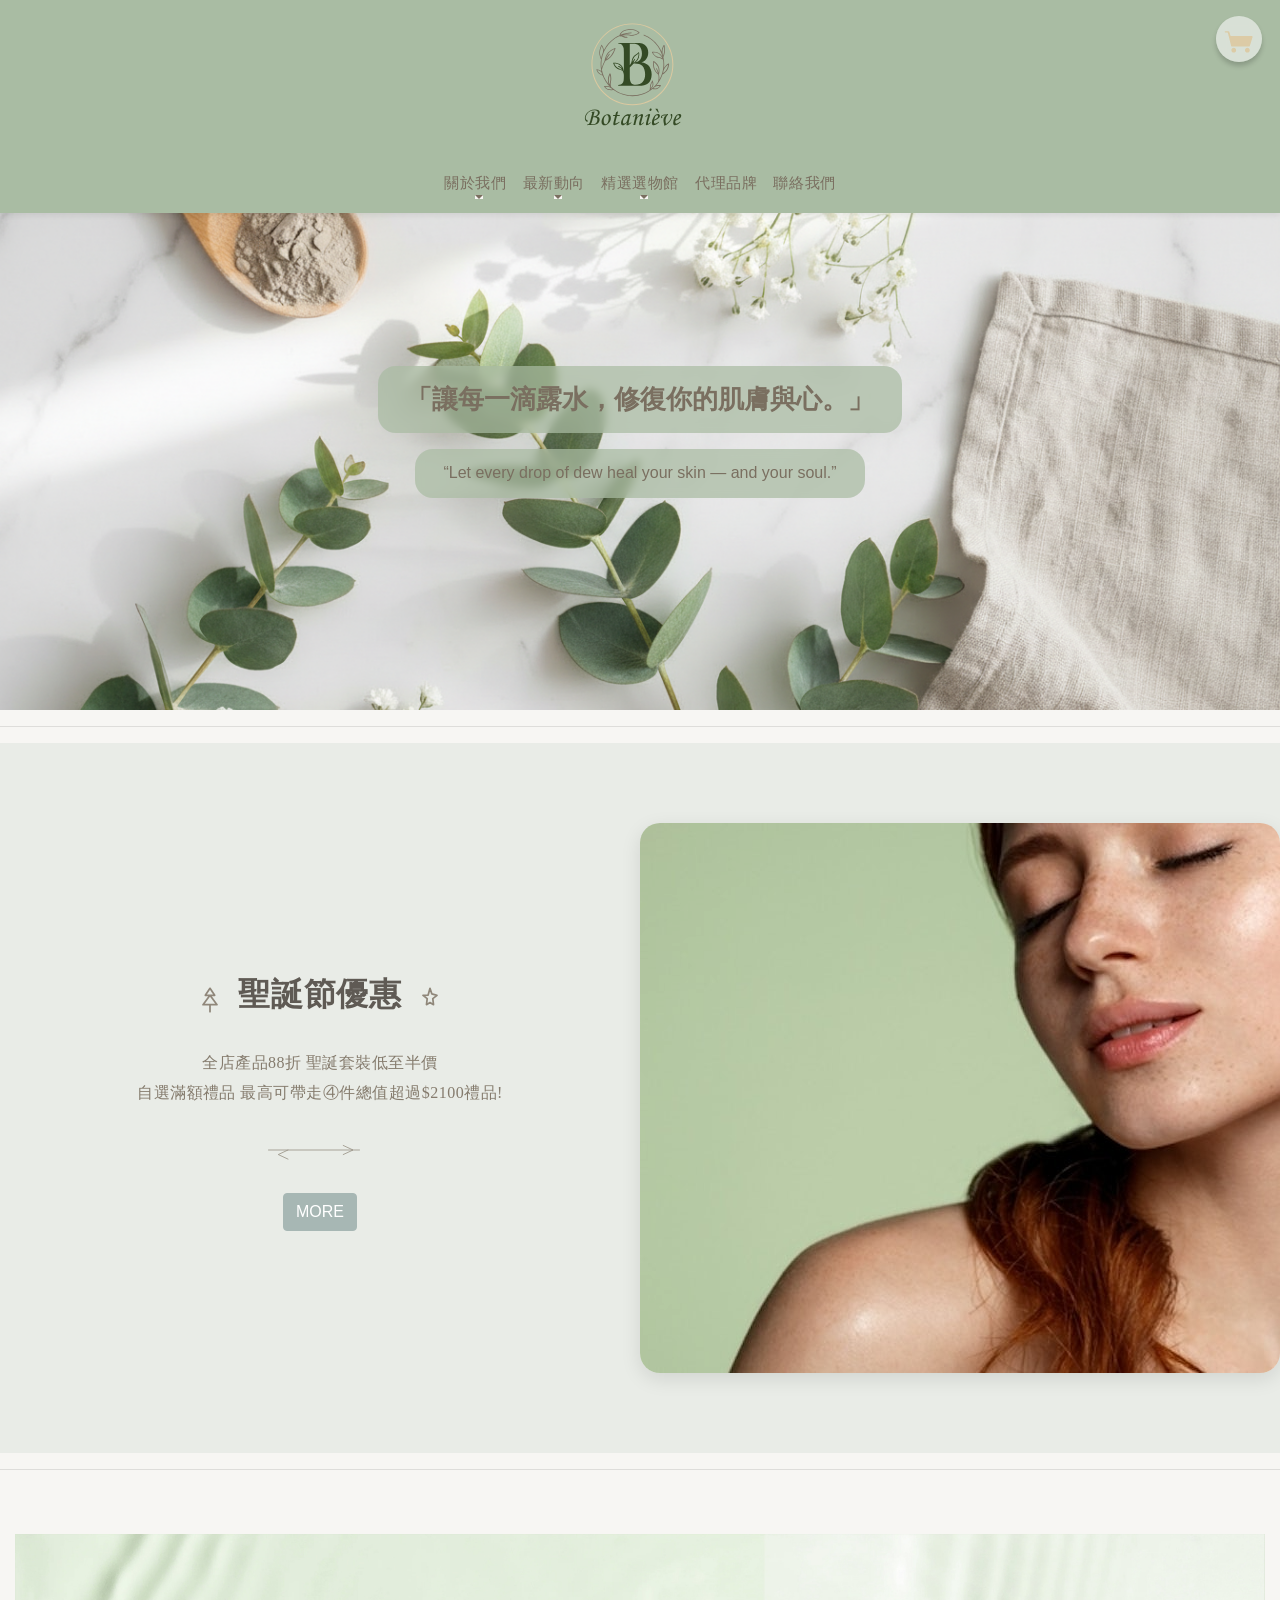
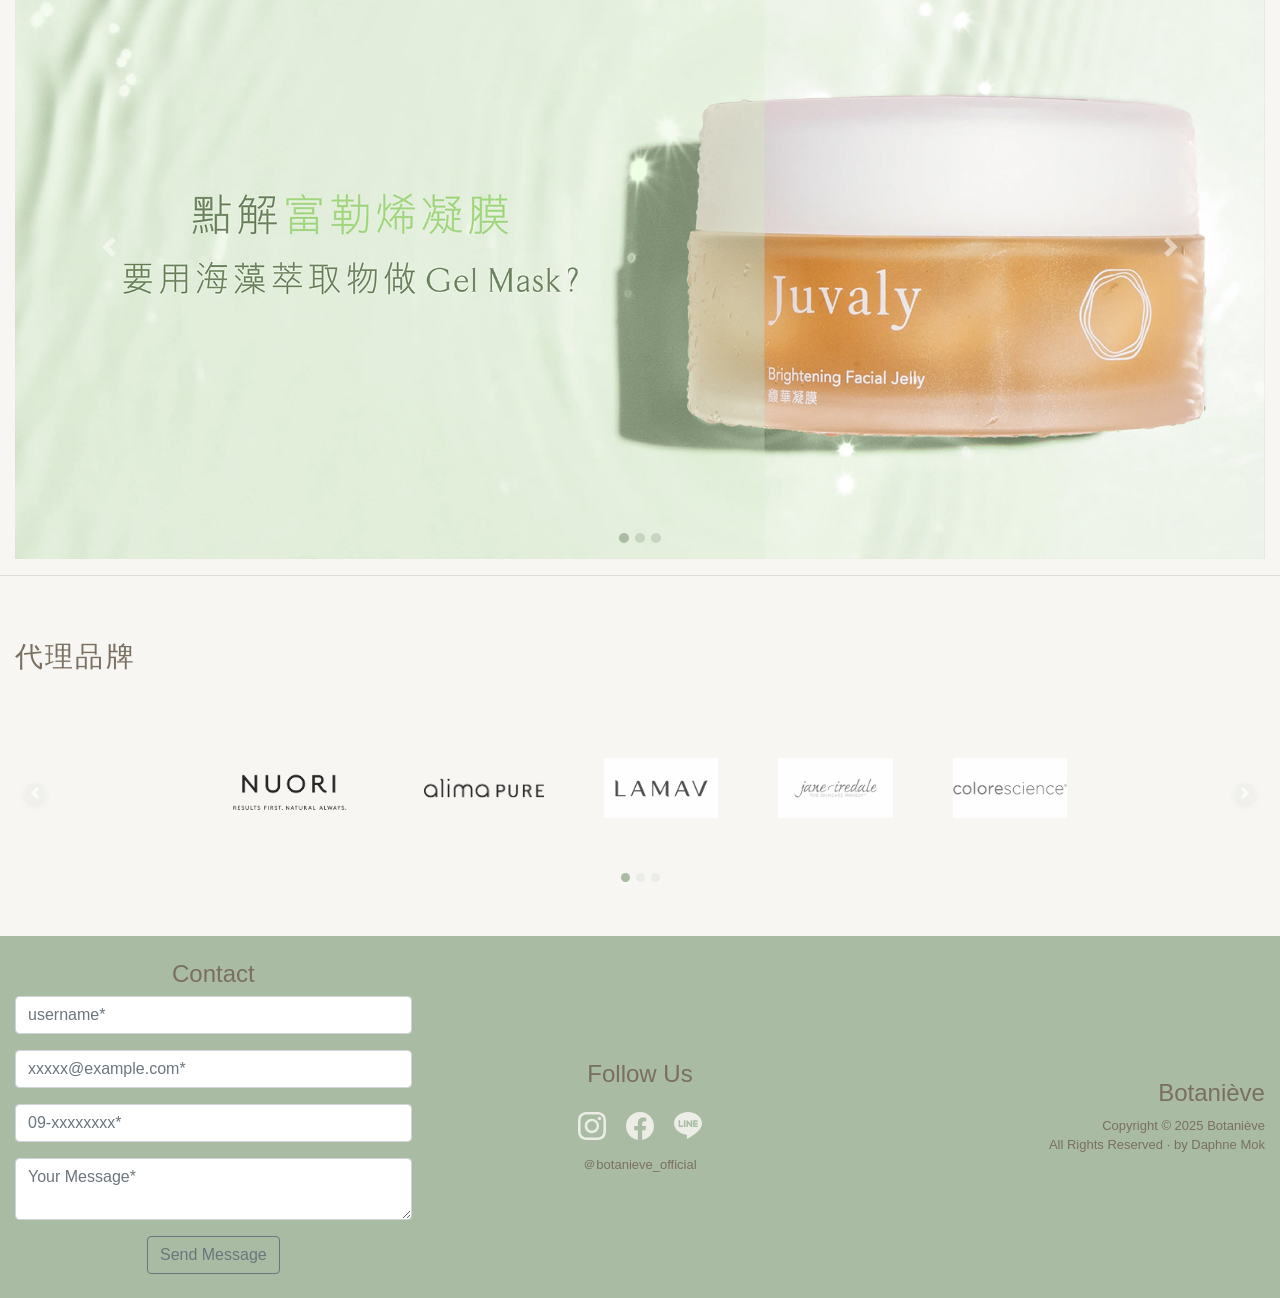
<file: index.html>
<!DOCTYPE html>
<html lang="en"><head>
<meta charset="utf-8">
<meta http-equiv="X-UA-Compatible" content="IE=edge">
<meta name="viewport" content="width=device-width, initial-scale=1">
<title>Home</title>

<!-- Bootstrap -->
<link href="css/bootstrap-4.4.1.css" rel="stylesheet">
<link href="css/index_style.css" rel="stylesheet" type="text/css">
</head>
<body style="padding-top: 210px">
<div class="topbar fixed-top">
	<header class="logo-header bg-light">
  <a href="index.html" class="navbar-brand">
    <img src="images/Logo.svg" alt="">
  </a>
  <div class="cart-icon"><img src="images/cart-fill.svg" alt="cart icon"></div>
</header>
	<nav class="navbar navbar-light navbar-expand-lg bg-light">
    <div class="container d-flex justify-content-center">
      <button class="navbar-toggler" type="button" data-toggle="collapse" data-target="#navbarSupportedContent1"
            aria-controls="navbarSupportedContent1" aria-expanded="false" aria-label="Toggle navigation">
      <span class="navbar-toggler-icon"></span> 
    </button>
    <div class="collapse navbar-collapse justify-content-center" id="navbarSupportedContent1">
      <ul class="navbar-nav">
          <li class="nav-item dropdown"> <a class="nav-link dropdown-toggle" href="aboutus.html" id="navbarDropdown1" role="button" data-toggle="dropdown" aria-haspopup="true" aria-expanded="false">關於我們</a>
		  	<div class="dropdown-menu .dropdown-menu-dark " aria-labelledby="navbarDropdown1">
				<a class="dropdown-item js-scroll-trigger" href="aboutus.html#brand-story">品牌故事</a> 
				<a class="dropdown-item js-scroll-trigger" href="aboutus.html#brand-philosophy">品牌理念</a>
              	<a class="dropdown-item js-scroll-trigger" href="aboutus.html#brand-manifesto">品牌宣言</a>
			</div>
		  </li>
          <li class="nav-item dropdown"> <a class="nav-link dropdown-toggle" href="news.html" id="navbarDropdown2" role="button" data-toggle="dropdown" aria-haspopup="true" aria-expanded="false">最新動向</a>
		  	<div class="dropdown-menu" aria-labelledby="navbarDropdown1">
				<a class="dropdown-item" href="monthly.html">本月優惠</a> 
				<a class="dropdown-item" href="brand-events.html">品牌活動</a>
				<a class="dropdown-item" href="new-items.html">新品優惠</a>
				<a class="dropdown-item" href="seasonal.html">季節優惠</a>
			</div>
		  </li>
          <li class="nav-item dropdown"> <a class="nav-link dropdown-toggle" href="selection.html" id="navbarDropdown3" role="button" data-toggle="dropdown" aria-haspopup="true" aria-expanded="false"> 精選選物館 </a>
            <div class="dropdown-menu" aria-labelledby="navbarDropdown1">
				<a class="dropdown-item" href="#">面部護理</a> 
				<a class="dropdown-item" href="#">身體護理</a>
              	<a class="dropdown-item" href="#">頭發護理</a>
				<a class="dropdown-item" href="#">化妝品</a>
			</div>
          </li>
          <li class="nav-item"> <a class="nav-link" href="brands.html">代理品牌</a> </li>
		  <li class="nav-item"> <a class="nav-link" href="contact.html">聯絡我們</a> </li>
        </ul>
      </div>
	  </div>
	</nav>
</div>		
<section id="slogan">	
  <div class="container-fluid">
    <div class="row justify-content-center">
      <div class="col-12 col-md-10 col-lg-8 text-center p-5">
        <h1 class="slogan">「讓每一滴露水，修復你的肌膚與心。」</h1>
		  <br>
        <p class="slogan">“Let every drop of dew heal your skin — and your soul.”</p>
      </div>
    </div>
  </div>
</section>
	  <hr>
<section id="promotion">
  <div class="container-fluid">
    <div class="row promotion-container py-0 px-0">
      
      <!-- 左側：促銷文字 -->
      <div class="col-xl-6 d-flex flex-column align-items-center justify-content-center text-center">
 		 <div class="promo-title-wrap">
  			<span class="xmas-icon-left"></span>
  			<h2 class="pslogan pslogan-title">聖誕節優惠</h2>
  			<span class="xmas-icon-right"></span>
		 </div>
			<p class="pslogan pslogan-text">全店產品88折 聖誕套裝低至半價<br>自選滿額禮品 最高可帶走④件總值超過$2100禮品!</p>
			<div class="xmas-branch"></div>

			<button type="button" class="btn more-btn mt-2">MORE</button>
      </div>

      <!-- 右側：促銷圖片 -->
  	 <div class="col-xl-6 py-0 px-0">
  	 <div class="promo-img-wrap">
    	<img src="images/promotion.webp" alt="" class="promo-img"/>
  	 </div>
</div>

    </div>
  </div>
</section>
<hr>
<section id="production">
  <div class="container-fluid pt-5 product">
    <div id="carouselExampleIndicators1" class="carousel slide" data-ride="carousel" style="background-color: grey">
      <ol class="carousel-indicators">
        <li data-target="#carouselExampleIndicators1" data-slide-to="0" class="active"></li>
        <li data-target="#carouselExampleIndicators1" data-slide-to="1"></li>
        <li data-target="#carouselExampleIndicators1" data-slide-to="2"></li>
      </ol>
      <div class="carousel-inner" role="listbox">
        <div class="carousel-item active"> <img class="d-block w-100" src="images/2024_Jul24-02_NEW.jpg" alt="First slide">
          <div class="carousel-caption">

          </div>
        </div>
        <div class="carousel-item"> <img class="d-block w-100" src="images/c24e9da41bca21dcdb006421eb657836_New.jpg" alt="Second slide">
          <div class="carousel-caption">

          </div>
        </div>
        <div class="carousel-item"> <img class="d-block w-100" src="images/Four-Kri-Skincare-products-photographed-infront-of-a-plant-Kri-Skincare-review-featured-image_NEW.webp" alt="Third slide">
          <div class="carousel-caption">
   
          </div>
        </div>
      </div>
      <a class="carousel-control-prev" href="#carouselExampleIndicators1" role="button" data-slide="prev"> <span class="carousel-control-prev-icon" aria-hidden="true"></span> <span class="sr-only">Previous</span> </a> <a class="carousel-control-next" href="#carouselExampleIndicators1" role="button" data-slide="next"> <span class="carousel-control-next-icon" aria-hidden="true"></span> <span class="sr-only">Next</span> </a> </div>
	</div>
</section>
  <hr>
<section id="brand">
  <div class="container-fluid brand-section py-5">
    <!-- 標題 -->
    <div class="row mb-3">
      <div class="col-12">
        <h1 class="brandp text-left">代理品牌</h1>
      </div>
    </div>

    <!-- 輪播 -->
    <div id="brandCarousel" class="carousel slide brand-carousel" data-ride="carousel">
      <!-- 小點點 -->
      <ol class="carousel-indicators">
        <li data-target="#brandCarousel" data-slide-to="0" class="active"></li>
        <li data-target="#brandCarousel" data-slide-to="1"></li>
        <li data-target="#brandCarousel" data-slide-to="2"></li>
      </ol>

      <div class="carousel-inner" role="listbox">
        <!-- Slide 1 -->
        <div class="carousel-item active">
          <div class="d-flex justify-content-center align-items-center flex-wrap brand-slide-wrap">
            <img src="images/NUORI_LOGO.png" alt="NUORI" class="brand-logo">
            <img src="images/alimasandbo_logo.png" alt="alima PURE" class="brand-logo">
            <img src="images/LAMAV_Logo.webp" alt="LAMAV" class="brand-logo">
            <img src="images/Jane Iredale_logo.webp" alt="Jane Iredale" class="brand-logo">
            <img src="images/colorescience_logo.webp" alt="Colorescience" class="brand-logo">
          </div>
        </div>

        <!-- Slide 2（如果品牌不只 6 個，可以繼續放） -->
        <div class="carousel-item">
          <div class="d-flex justify-content-center align-items-center flex-wrap brand-slide-wrap">
            <img src="images/NAVEEN_LOGO.png" alt="NAVEEN" class="brand-logo">
            <img src="images/100PURE_logo.png" alt="Brand 2" class="brand-logo">
            <img src="images/8Days_Botanical_Logo.webp" alt="Brand 3" class="brand-logo">
			<img src="images/best_LOGO.png" alt="Brand 3" class="brand-logo">
			<img src="images/beesbrilliance_LOGO.webp" alt="Brand 3" class="brand-logo">
          </div>
        </div>

        <!-- Slide 3（不需要就可以刪掉這整個 .carousel-item） -->
        <div class="carousel-item">
          <div class="d-flex justify-content-center align-items-center flex-wrap brand-slide-wrap">
            <img src="images/naturallogic_LOGO.webp" alt="Brand 4" class="brand-logo">
            <img src="images/RUA.Nordic.Beauty_Logo.webp" alt="Brand 5" class="brand-logo">
			<img src="images/suntegrity_LOGO.webp" alt="Brand 5" class="brand-logo">
			<img src="images/skin_alchemy_LOGO.webp" alt="Brand 5" class="brand-logo">
			<img src="images/Kri_LOGO.png" alt="Brand 5" class="brand-logo">
			<img src="images/Lily LoLo_LOGO.svg" alt="Brand 5" class="brand-logo">
          </div>
        </div>
      </div>

      <!-- 左右箭頭 -->
      <a class="carousel-control-prev" href="#brandCarousel" role="button" data-slide="prev">
        <span class="carousel-control-prev-icon brand-arrow" aria-hidden="true"></span>
        <span class="sr-only">Previous</span>
      </a>
      <a class="carousel-control-next" href="#brandCarousel" role="button" data-slide="next">
        <span class="carousel-control-next-icon brand-arrow" aria-hidden="true"></span>
        <span class="sr-only">Next</span>
      </a>
    </div>
  </div>
</section>	
	<div class="container-fluid foot" id="foot">
  <div class="row py-4">

    <!-- 左：Contact 表單 -->
    <div class="col-md-4 text-center">
      <h4>Contact</h4>
      <form>
        <div class="form-group">
          <input class="form-control" type="text" id="name" placeholder="username*">
        </div>
        <div class="form-group">
          <input class="form-control" type="email" id="email" placeholder="xxxxx@example.com*">
        </div>
        <div class="form-group">
          <input class="form-control" type="tel" id="phone" placeholder="09-xxxxxxxx*">
        </div>
        <div class="form-group">
          <textarea class="form-control" id="Message" placeholder="Your Message*"></textarea>
        </div>
        <button type="button" class="btn btn-outline-secondary">Send Message</button>
      </form>
    </div>

    <!-- 中：社群 / 其他連結 -->
    <div class="col-md-4 text-center d-flex flex-column align-items-center justify-content-center" id="social">
      <h4>Follow Us</h4>
 	<div class="social-icons">
    <a href="#" target="_blank">
      <img src="images/instagram.svg" alt="Instagram">
    </a>
    <a href="#" target="_blank">
      <img src="images/facebook.svg" alt="Facebook">
    </a>
    <a href="#" target="_blank">
      <img src="images/line.svg" alt="Line">
    </a>
  </div>
      <p class="copyright mb-0">＠botanieve_official</p>
    </div>

    <!-- 右：品牌名稱與版權 -->
    <div class="col-md-4 text-center text-md-right d-flex flex-column align-items-center align-items-md-end justify-content-center" id="copyright">
      <h4>Botaniève</h4>
      <p class="copyright mb-0">
        Copyright &copy; 2025 Botaniève<br>
        All Rights Reserved &middot; by Daphne Mok
      </p>
    </div>

  </div>
</div>

<!-- jQuery (necessary for Bootstrap's JavaScript plugins) --> 
<script src="js/jquery-3.4.1.min.js"></script>

<!-- Include all compiled plugins (below), or include individual files as needed --> 
<script src="js/popper.min.js"></script>
<script src="js/bootstrap-4.4.1.js"></script>
<script type="text/javascript" src="js/freelancer.min.js"></script>
<script type="text/javascript" src="js/jquery.easing.min.js"></script>
<script>$(document).ready(function () {
  var isTouchDevice = 'ontouchstart' in document.documentElement;

  // 桌機：滑過顯示 dropdown
  if (!isTouchDevice) {
    $('.navbar .dropdown').hover(
      function () {
        $(this).addClass('show');
        $(this).find('.dropdown-menu').addClass('show');
      },
      function () {
        $(this).removeClass('show');
        $(this).find('.dropdown-menu').removeClass('show');
      }
    );
  }

  // 點擊「關於我們 / 最新優惠」這類 dropdown 主連結
  $('.navbar .dropdown > a').on('click', function (e) {
    var href = $(this).attr('href');

    if ($(window).width() >= 450) {
      // ✅ 桌機：直接導頁到主頁（aboutus.html / news.html）
      e.preventDefault();
      window.location = href;
    } else {
      // ✅ 手機：只展開 / 收合 dropdown，不馬上跳頁
      e.preventDefault();
      var $parent = $(this).parent();
      $parent.toggleClass('show');
      $parent.find('.dropdown-menu').toggleClass('show');
    }
  });
});
</script>

</body>
</html>
</file>
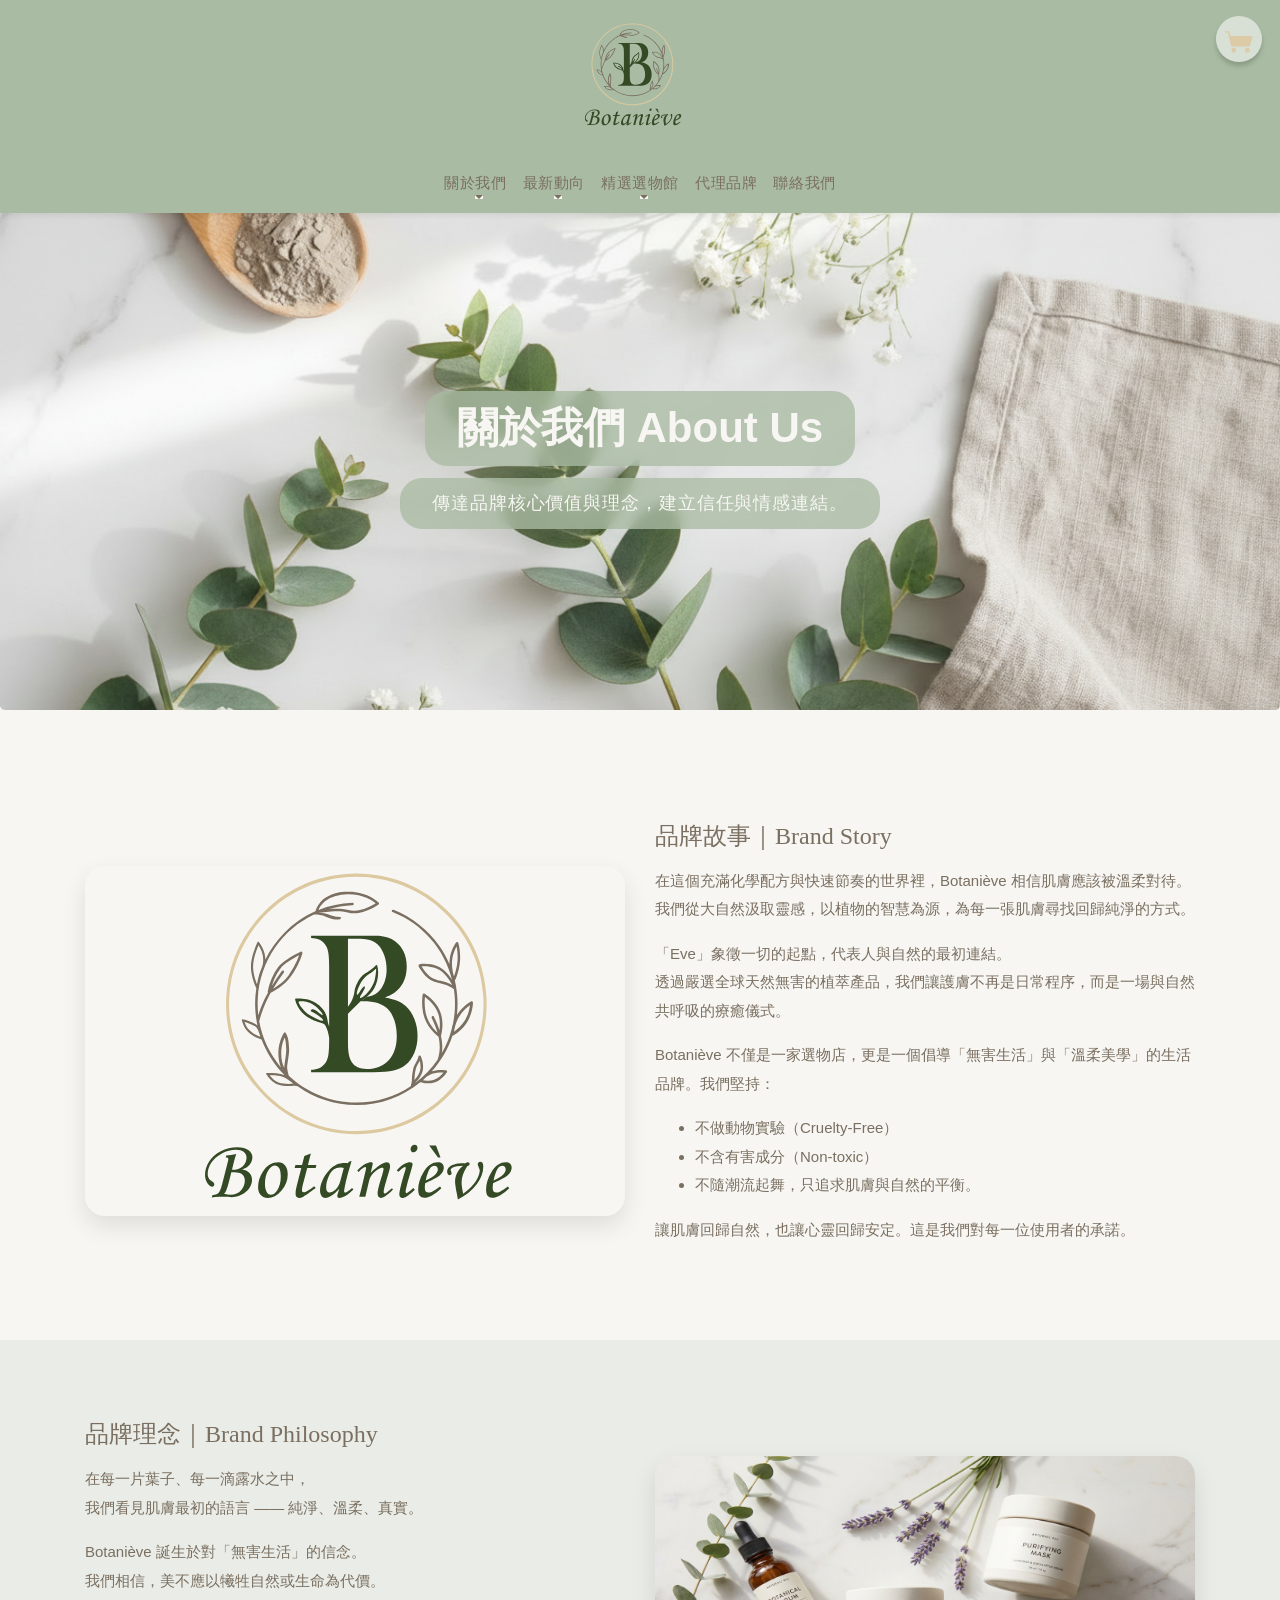
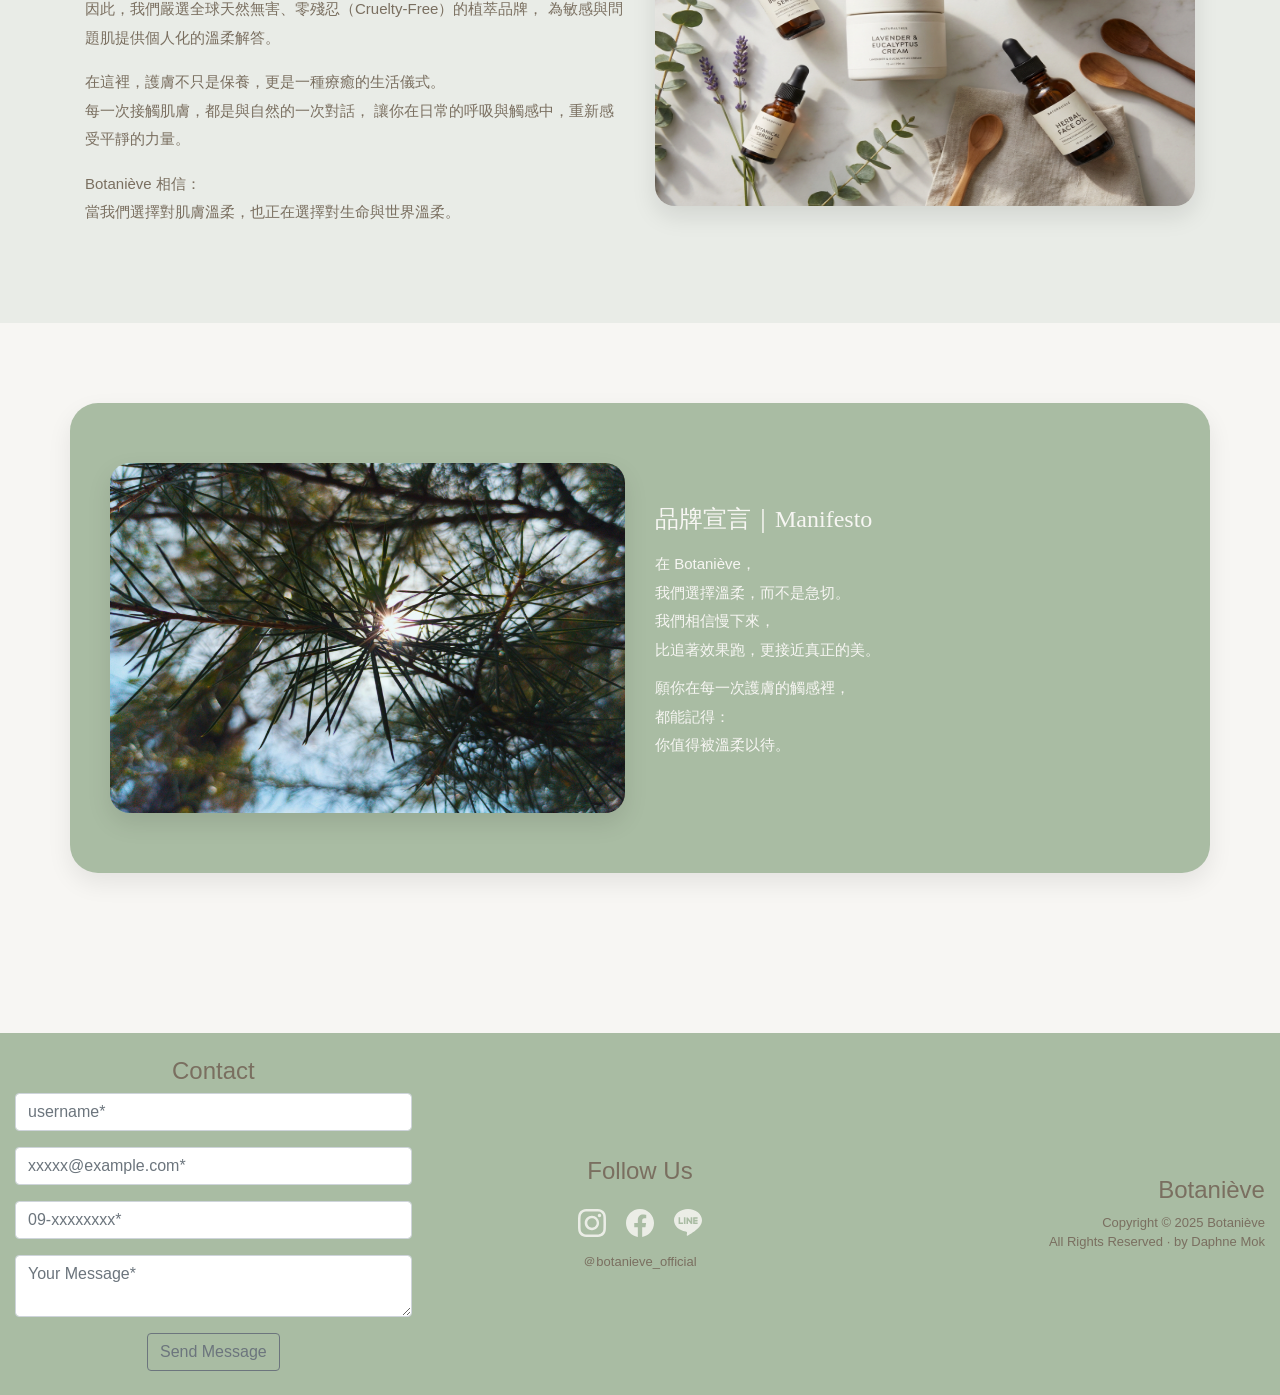
<file: aboutus.html>
<!DOCTYPE html>
<html lang="en"><head>
<meta charset="utf-8">
<meta http-equiv="X-UA-Compatible" content="IE=edge">
<meta name="viewport" content="width=device-width, initial-scale=1">
<title>About Us</title>

<!-- Bootstrap -->
<link href="css/bootstrap-4.4.1.css" rel="stylesheet">
<link href="css/aboutus_style.css" rel="stylesheet" type="text/css">
</head>
<body style="padding-top: 210px">
	<div class="topbar fixed-top">
	<header class="logo-header bg-light">
  <a href="index.html" class="navbar-brand">
    <img src="images/Logo.svg" alt="">
  </a>
  <div class="cart-icon"><img src="images/cart-fill.svg" alt="cart icon"></div>
</header>
	<nav class="navbar navbar-light navbar-expand-lg bg-light">
    <div class="container d-flex justify-content-center">
      <button class="navbar-toggler" type="button" data-toggle="collapse" data-target="#navbarSupportedContent1"
            aria-controls="navbarSupportedContent1" aria-expanded="false" aria-label="Toggle navigation">
      <span class="navbar-toggler-icon"></span> 
    </button>
    <div class="collapse navbar-collapse justify-content-center" id="navbarSupportedContent1">
      <ul class="navbar-nav">
          <li class="nav-item dropdown"> <a class="nav-link dropdown-toggle" href="aboutus.html" id="navbarDropdown1" role="button" data-toggle="dropdown" aria-haspopup="true" aria-expanded="false">關於我們</a>
		  	<div class="dropdown-menu .dropdown-menu-dark " aria-labelledby="navbarDropdown1">
				<a class="dropdown-item js-scroll-trigger" href="aboutus.html#brand-story">品牌故事</a> 
				<a class="dropdown-item js-scroll-trigger" href="aboutus.html#brand-philosophy">品牌理念</a>
              	<a class="dropdown-item js-scroll-trigger" href="aboutus.html#brand-manifesto">品牌宣言</a>
			</div>
		  </li>
          <li class="nav-item dropdown"> <a class="nav-link dropdown-toggle" href="news.html" id="navbarDropdown2" role="button" data-toggle="dropdown" aria-haspopup="true" aria-expanded="false">最新動向</a>
		  	<div class="dropdown-menu" aria-labelledby="navbarDropdown1">
				<a class="dropdown-item" href="monthly.html">本月優惠</a> 
				<a class="dropdown-item" href="brand-events.html">品牌活動</a>
				<a class="dropdown-item" href="new-items.html">新品優惠</a>
				<a class="dropdown-item" href="seasonal.html">季節優惠</a>
			</div>
		  </li>
          <li class="nav-item dropdown"> <a class="nav-link dropdown-toggle" href="selection.html" id="navbarDropdown3" role="button" data-toggle="dropdown" aria-haspopup="true" aria-expanded="false"> 精選選物館 </a>
            <div class="dropdown-menu" aria-labelledby="navbarDropdown1">
				<a class="dropdown-item" href="#">面部護理</a> 
				<a class="dropdown-item" href="#">身體護理</a>
              	<a class="dropdown-item" href="#">頭發護理</a>
				<a class="dropdown-item" href="#">化妝品</a>
			</div>
          </li>
          <li class="nav-item"> <a class="nav-link js-scroll-trigger" href="brands.html">代理品牌</a> </li>
         <li class="nav-item"> <a class="nav-link js-scroll-trigger" href="contact.html">聯絡我們</a></li>
        </ul>
      </div>
	  </div>
	</nav>
</div>		
<section id="slogan">	
  <div class="jumbotron d-flex flex-column align-items-center justify-content-center text-center hero-banner">
    <h1 class="about-title">關於我們 About Us</h1>
    <p class="about-subtitle">傳達品牌核心價值與理念，建立信任與情感連結。</p>
  </div>
</section>
  <main class="about-main">
    <!-- 內容區：故事 + 理念 -->
   <section id="brand-story" class="about-section brand-story">
    <div class="container">
      <div class="row align-items-center">
        <!-- 圖片 -->
        <div class="col-md-6">
          <div class="about-img-wrap">
            <img src="images/Logo.svg" alt="Botaniève Brand Story" class="about-img">
          </div>
        </div>
        <!-- 文字 -->
        <div class="col-md-6">
          <h2 class="about-heading">品牌故事｜Brand Story</h2>
          <p>
            在這個充滿化學配方與快速節奏的世界裡，Botaniève 相信肌膚應該被溫柔對待。<br>
            我們從大自然汲取靈感，以植物的智慧為源，為每一張肌膚尋找回歸純淨的方式。
          </p>
          <p>
            「Eve」象徵一切的起點，代表人與自然的最初連結。<br>
            透過嚴選全球天然無害的植萃產品，我們讓護膚不再是日常程序，而是一場與自然共呼吸的療癒儀式。
          </p>
          <p>
            Botaniève 不僅是一家選物店，更是一個倡導「無害生活」與「溫柔美學」的生活品牌。我們堅持：
          </p>
          <ul>
            <li>不做動物實驗（Cruelty-Free）</li>
            <li>不含有害成分（Non-toxic）</li>
            <li>不隨潮流起舞，只追求肌膚與自然的平衡。</li>
          </ul>
          <p>讓肌膚回歸自然，也讓心靈回歸安定。這是我們對每一位使用者的承諾。</p>
        </div>
      </div>
    </div>
  </section>

  <!-- 品牌理念 Brand Philosophy（左右對調） -->
  <section id="brand-philosophy" class="about-section brand-philosophy">
    <div class="container">
      <div class="row align-items-center">
        <!-- 文字在左（手機時會在下） -->
        <div class="col-md-6 order-md-1 order-2">
          <h2 class="about-heading">品牌理念｜Brand Philosophy</h2>
          <p>
            在每一片葉子、每一滴露水之中，<br>
            我們看見肌膚最初的語言 —— 純淨、溫柔、真實。
          </p>
          <p>
            Botaniève 誕生於對「無害生活」的信念。<br>
            我們相信，美不應以犧牲自然或生命為代價。<br>
            因此，我們嚴選全球天然無害、零殘忍（Cruelty-Free）的植萃品牌，
            為敏感與問題肌提供個人化的溫柔解答。
          </p>
          <p>
            在這裡，護膚不只是保養，更是一種療癒的生活儀式。<br>
            每一次接觸肌膚，都是與自然的一次對話，
            讓你在日常的呼吸與觸感中，重新感受平靜的力量。
          </p>
          <p>
            Botaniève 相信：<br>
            當我們選擇對肌膚溫柔，也正在選擇對生命與世界溫柔。
          </p>
        </div>
        <!-- 圖片在右 -->
        <div class="col-md-6 order-md-2 order-1">
          <div class="about-img-wrap">
            <img src="images/Philosophy.png" alt="Botaniève Philosophy" class="about-img">
          </div>
        </div>
      </div>
    </div>
  </section>

  <!-- 品牌宣言 Manifesto -->
  <section id="brand-manifesto" class="about-section brand-manifesto">
    <div class="container">
      <div class="row align-items-center">
        <!-- 圖片 -->
        <div class="col-md-6">
          <div class="about-img-wrap">
            <img src="images/Manifesto.jpg" alt="Botaniève Manifesto" class="about-img">
          </div>
        </div>
        <!-- 詩意文字 -->
        <div class="col-md-6">
          <h2 class="about-heading">品牌宣言｜Manifesto</h2>
          <p class="manifesto-text">
            在 Botaniève，<br>
            我們選擇溫柔，而不是急切。<br>
            我們相信慢下來，<br>
            比追著效果跑，更接近真正的美。
          </p>
          <p class="manifesto-text">
            願你在每一次護膚的觸感裡，<br>
            都能記得：<br>
            你值得被溫柔以待。
          </p>
        </div>
      </div>
    </div>
  </section>
  </main>
	<div class="container-fluid foot" id="foot">
  <div class="row py-4">

    <!-- 左：Contact 表單 -->
    <div class="col-md-4 text-center">
      <h4>Contact</h4>
      <form>
        <div class="form-group">
          <input class="form-control" type="text" id="name" placeholder="username*">
        </div>
        <div class="form-group">
          <input class="form-control" type="email" id="email" placeholder="xxxxx@example.com*">
        </div>
        <div class="form-group">
          <input class="form-control" type="tel" id="phone" placeholder="09-xxxxxxxx*">
        </div>
        <div class="form-group">
          <textarea class="form-control" id="Message" placeholder="Your Message*"></textarea>
        </div>
        <button type="button" class="btn btn-outline-secondary">Send Message</button>
      </form>
    </div>

     <!-- 中：社群 / 其他連結 -->
    <div class="col-md-4 text-center d-flex flex-column align-items-center justify-content-center" id="social">
      <h4>Follow Us</h4>
      <div class="social-icons">
    <a href="#" target="_blank">
      <img src="images/instagram.svg" alt="Instagram">
    </a>
    <a href="#" target="_blank">
      <img src="images/facebook.svg" alt="Facebook">
    </a>
    <a href="#" target="_blank">
      <img src="images/line.svg" alt="Line">
    </a>
  </div>
      <p class="copyright mb-0">＠botanieve_official</p>
    </div>

    <!-- 右：品牌名稱與版權 -->
    <div class="col-md-4 text-center text-md-right d-flex flex-column align-items-center align-items-md-end justify-content-center" id="copyright">
      <h4>Botaniève</h4>
      <p class="copyright mb-0">
        Copyright &copy; 2025 Botaniève<br>
        All Rights Reserved &middot; by Daphne Mok
      </p>
    </div>

  </div>
</div>

<!-- jQuery (necessary for Bootstrap's JavaScript plugins) --> 
<script src="js/jquery-3.4.1.min.js"></script>

<!-- Include all compiled plugins (below), or include individual files as needed --> 
<script src="js/popper.min.js"></script>
<script src="js/bootstrap-4.4.1.js"></script>
<script type="text/javascript" src="js/freelancer.min.js"></script>
<script type="text/javascript" src="js/jquery.easing.min.js"></script>
<script>
$(document).ready(function () {
  var isTouchDevice = 'ontouchstart' in document.documentElement;

  // 桌機：滑過顯示 dropdown
  if (!isTouchDevice) {
    $('.navbar .dropdown').hover(
      function () {
        $(this).addClass('show');
        $(this).find('.dropdown-menu').addClass('show');
      },
      function () {
        $(this).removeClass('show');
        $(this).find('.dropdown-menu').removeClass('show');
      }
    );
  }

  // 點擊「關於我們 / 最新優惠」這類 dropdown 主連結
  $('.navbar .dropdown > a').on('click', function (e) {
    var href = $(this).attr('href');

    if ($(window).width() >= 450) {
      // ✅ 桌機：直接導頁到主頁（aboutus.html / news.html）
      e.preventDefault();
      window.location = href;
    } else {
      // ✅ 手機：只展開 / 收合 dropdown，不馬上跳頁
      e.preventDefault();
      var $parent = $(this).parent();
      $parent.toggleClass('show');
      $parent.find('.dropdown-menu').toggleClass('show');
    }
  });
});
</script>
</body>
</html>
</file>
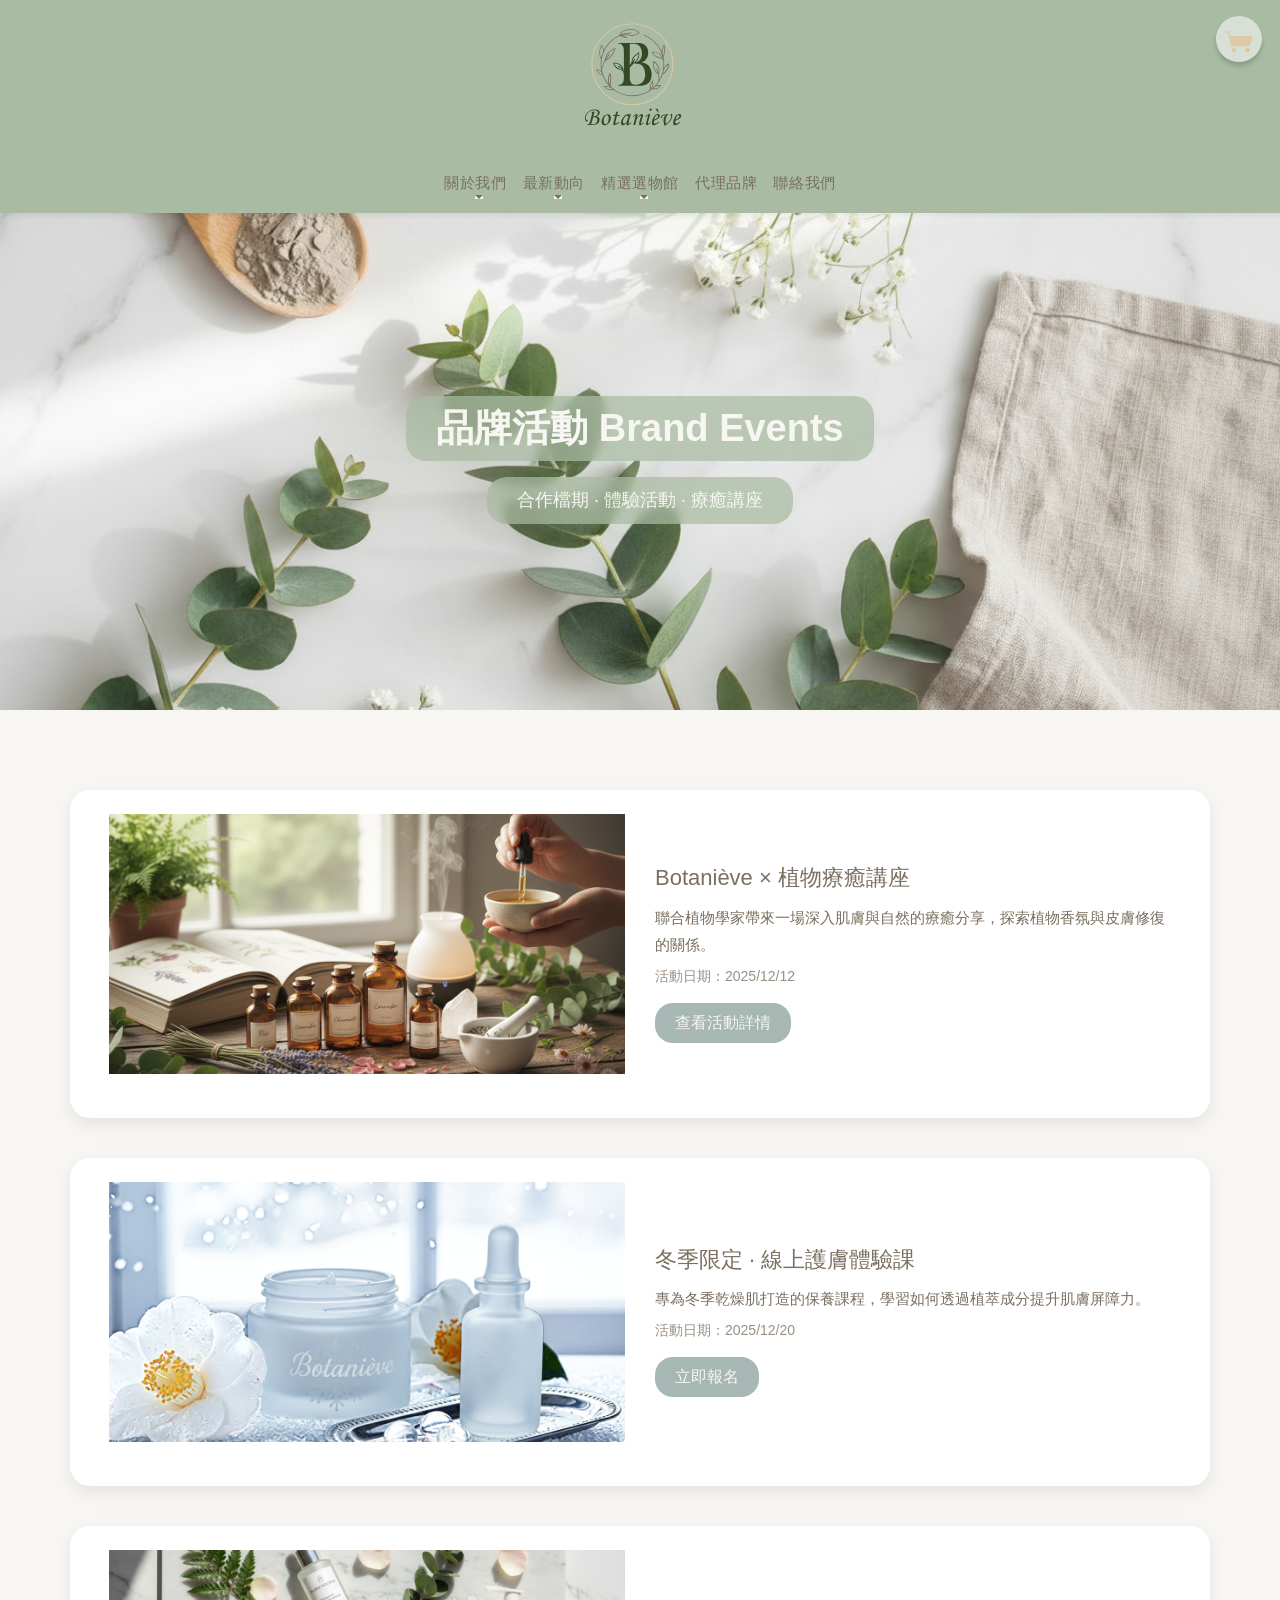
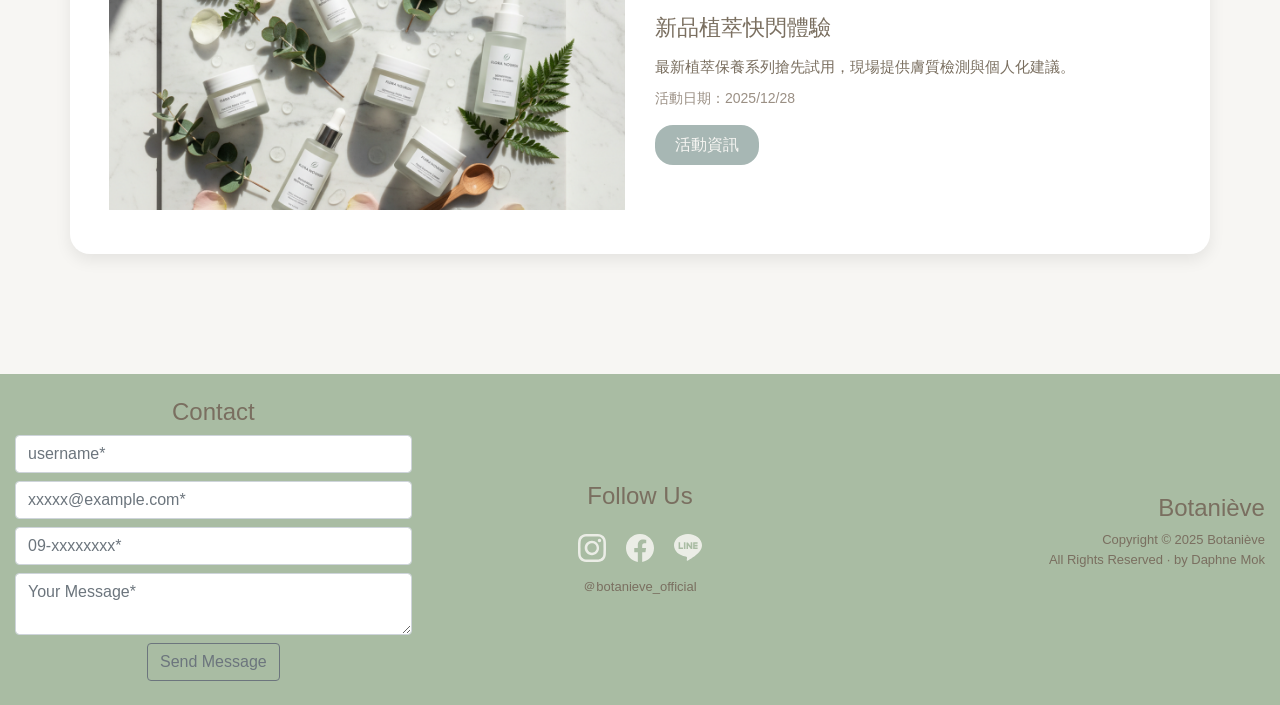
<file: brand-events.html>
<!DOCTYPE html>
<html lang="zh-Hant">

<head>
  <meta charset="utf-8">
  <meta http-equiv="X-UA-Compatible" content="IE=edge">
  <meta name="viewport" content="width=device-width, initial-scale=1">
  <title>品牌活動 Brand Events</title>

  <!-- Bootstrap -->
  <link href="css/bootstrap-4.4.1.css" rel="stylesheet">
  <link href="css/brand-events_style.css" rel="stylesheet" type="text/css">
</head>

<body style="padding-top:210px">

<!-- ────── Logo + Navbar（沿用你的結構） ────── -->
<div class="topbar fixed-top">
  <header class="logo-header bg-light">
    <a href="index.html" class="navbar-brand">
      <img src="images/Logo.svg" alt="Botaniève Logo">
    </a>
	<div class="cart-icon"><img src="images/cart-fill.svg" alt="cart icon"></div>
  </header>
	<nav class="navbar navbar-light navbar-expand-lg bg-light">
    <div class="container d-flex justify-content-center">
      <button class="navbar-toggler" type="button" data-toggle="collapse" data-target="#navbarSupportedContent1"
            aria-controls="navbarSupportedContent1" aria-expanded="false" aria-label="Toggle navigation">
      <span class="navbar-toggler-icon"></span> 
    </button>
    <div class="collapse navbar-collapse justify-content-center" id="navbarSupportedContent1">
      <ul class="navbar-nav">
          <li class="nav-item dropdown"> <a class="nav-link dropdown-toggle" href="aboutus.html" id="navbarDropdown1" role="button" data-toggle="dropdown" aria-haspopup="true" aria-expanded="false">關於我們</a>
		  	<div class="dropdown-menu .dropdown-menu-dark " aria-labelledby="navbarDropdown1">
				<a class="dropdown-item js-scroll-trigger" href="aboutus.html#brand-story">品牌故事</a> 
				<a class="dropdown-item js-scroll-trigger" href="aboutus.html#brand-philosophy">品牌理念</a>
              	<a class="dropdown-item js-scroll-trigger" href="aboutus.html#brand-manifesto">品牌宣言</a>
			</div>
		  </li>
          <li class="nav-item dropdown"> <a class="nav-link dropdown-toggle" href="news.html" id="navbarDropdown2" role="button" data-toggle="dropdown" aria-haspopup="true" aria-expanded="false">最新動向</a>
		  	<div class="dropdown-menu" aria-labelledby="navbarDropdown1">
				<a class="dropdown-item" href="monthly.html">本月優惠</a> 
				<a class="dropdown-item" href="brand-events.html">品牌活動</a>
				<a class="dropdown-item" href="new-items.html">新品優惠</a>
				<a class="dropdown-item" href="seasonal.html">季節優惠</a>
			</div>
		  </li>
          <li class="nav-item dropdown"> <a class="nav-link dropdown-toggle" href="selection.html" id="navbarDropdown3" role="button" data-toggle="dropdown" aria-haspopup="true" aria-expanded="false"> 精選選物館 </a>
            <div class="dropdown-menu" aria-labelledby="navbarDropdown1">
				<a class="dropdown-item" href="#">面部護理</a> 
				<a class="dropdown-item" href="#">身體護理</a>
              	<a class="dropdown-item" href="#">頭發護理</a>
				<a class="dropdown-item" href="#">化妝品</a>
			</div>
          </li>
          <li class="nav-item"> <a class="nav-link js-scroll-trigger" href="brands.html">代理品牌</a> </li>
         <li class="nav-item"> <a class="nav-link js-scroll-trigger" href="contact.html">聯絡我們</a></li>
        </ul>
      </div>
	  </div>
	</nav>
</div>

<!-- ────── Hero 區 ────── -->
<section id="events-hero">
  <div class="events-hero-bg d-flex align-items-center justify-content-center">
    <div class="events-hero-content text-center">
      <h1 class="events-hero-title">品牌活動 Brand Events</h1>
		<br>
      <p class="events-hero-sub">合作檔期 · 體驗活動 · 療癒講座</p>
    </div>
  </div>
</section>

<!-- ────── 活動列表（左右排版卡片） ────── -->
<section id="events-list">
  <div class="container">

    <!-- 活動 1 -->
    <div class="event-card row align-items-center">
      <div class="col-lg-6 event-img-wrap">
        <img src="images/Firefly_植物療癒講座.png" class="event-img" alt="Botaniève × 植物學家講座">
      </div>
      <div class="col-lg-6">
        <h3 class="event-title">Botaniève × 植物療癒講座</h3>
        <p class="event-text">
          聯合植物學家帶來一場深入肌膚與自然的療癒分享，探索植物香氛與皮膚修復的關係。
        </p>
        <p class="event-date">活動日期：2025/12/12</p>
        <a href="#" class="btn more-btn">查看活動詳情</a>
      </div>
    </div>

    <!-- 活動 2 -->
    <div class="event-card row align-items-center">
      <div class="col-lg-6 event-img-wrap">
        <img src="images/Firefly_冬季限定 · 線上護膚體驗課.png" class="event-img" alt="冬季限定線上護膚課程">
      </div>
      <div class="col-lg-6">
        <h3 class="event-title">冬季限定 · 線上護膚體驗課</h3>
        <p class="event-text">
          專為冬季乾燥肌打造的保養課程，學習如何透過植萃成分提升肌膚屏障力。
        </p>
        <p class="event-date">活動日期：2025/12/20</p>
        <a href="#" class="btn more-btn">立即報名</a>
      </div>
    </div>

    <!-- 活動 3 -->
    <div class="event-card row align-items-center">
      <div class="col-lg-6 event-img-wrap">
        <img src="images/Firefly_Gemini Flash_最新植萃保養系列.png" class="event-img" alt="新品體驗快閃展">
      </div>
      <div class="col-lg-6">
        <h3 class="event-title">新品植萃快閃體驗</h3>
        <p class="event-text">
          最新植萃保養系列搶先試用，現場提供膚質檢測與個人化建議。
        </p>
        <p class="event-date">活動日期：2025/12/28</p>
        <a href="#" class="btn more-btn">活動資訊</a>
      </div>
    </div>

  </div>
</section>

<!-- ────── Footer（沿用你的） ────── -->
<div class="container-fluid foot" id="foot">
  <div class="row py-4">
    <div class="col-md-4 text-center">
      <h4>Contact</h4>
      <form>
        <input class="form-control mb-2" type="text" placeholder="username*">
        <input class="form-control mb-2" type="email" placeholder="xxxxx@example.com*">
        <input class="form-control mb-2" type="tel" placeholder="09-xxxxxxxx*">
        <textarea class="form-control mb-2" placeholder="Your Message*"></textarea>
        <button type="button" class="btn btn-outline-secondary">Send Message</button>
      </form>
    </div>

  <!-- 中：社群 / 其他連結 -->
    <div class="col-md-4 text-center d-flex flex-column align-items-center justify-content-center" id="social">
      <h4>Follow Us</h4>
      <div class="social-icons">
    <a href="#" target="_blank">
      <img src="images/instagram.svg" alt="Instagram">
    </a>
    <a href="#" target="_blank">
      <img src="images/facebook.svg" alt="Facebook">
    </a>
    <a href="#" target="_blank">
      <img src="images/line.svg" alt="Line">
    </a>
  </div>
      <p class="copyright mb-0">＠botanieve_official</p>
    </div>

    <!-- 右：品牌名稱與版權 -->
    <div class="col-md-4 text-center text-md-right d-flex flex-column align-items-center align-items-md-end justify-content-center" id="copyright">
      <h4>Botaniève</h4>
      <p class="copyright">
        Copyright © 2025 Botaniève<br>
        All Rights Reserved · by Daphne Mok
      </p>
    </div>
  </div>
</div>

<!-- JS -->
<script src="js/jquery-3.4.1.min.js"></script>
<script src="js/popper.min.js"></script>
<script src="js/bootstrap-4.4.1.js"></script>

<!-- Dropdown Logic（桌機可點主頁，手機只展開） -->
<script>
$(document).ready(function () {
  var isTouchDevice = 'ontouchstart' in document.documentElement;

  // 桌機：滑過顯示 dropdown
  if (!isTouchDevice) {
    $('.navbar .dropdown').hover(
      function () {
        $(this).addClass('show');
        $(this).find('.dropdown-menu').addClass('show');
      },
      function () {
        $(this).removeClass('show');
        $(this).find('.dropdown-menu').removeClass('show');
      }
    );
  }

  // 點擊「關於我們 / 最新優惠」這類 dropdown 主連結
  $('.navbar .dropdown > a').on('click', function (e) {
    var href = $(this).attr('href');

    if ($(window).width() >= 450) {
      // ✅ 桌機：直接導頁到主頁（aboutus.html / news.html）
      e.preventDefault();
      window.location = href;
    } else {
      // ✅ 手機：只展開 / 收合 dropdown，不馬上跳頁
      e.preventDefault();
      var $parent = $(this).parent();
      $parent.toggleClass('show');
      $parent.find('.dropdown-menu').toggleClass('show');
    }
  });
});
</script>
</body>
</html>
</file>
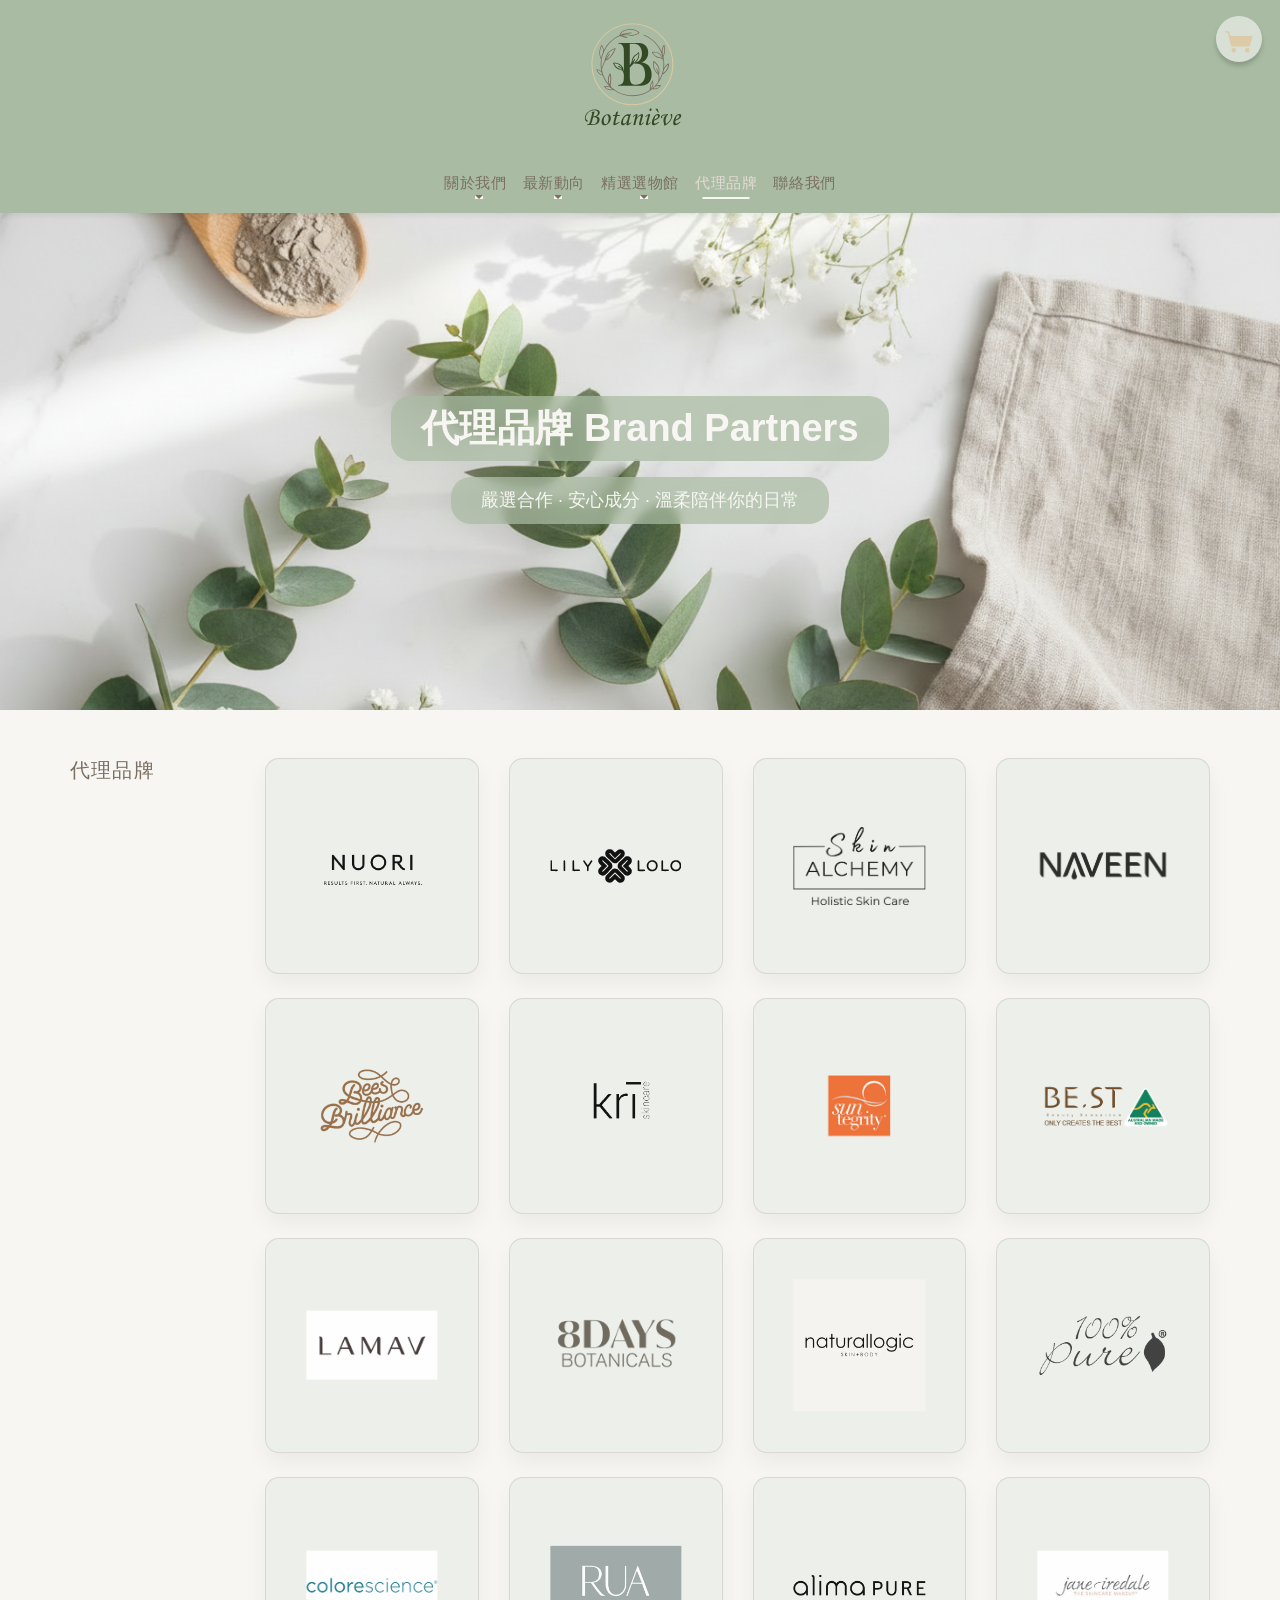
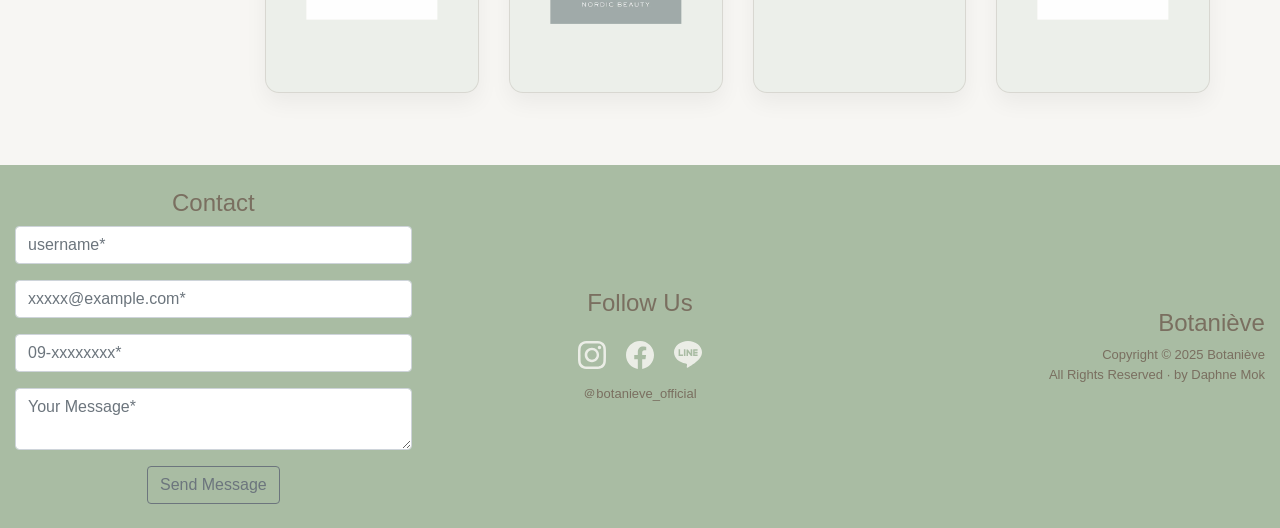
<file: brands.html>
<!DOCTYPE html>
<html lang="zh-Hant">
<head>
  <meta charset="utf-8">
  <meta http-equiv="X-UA-Compatible" content="IE=edge">
  <meta name="viewport" content="width=device-width, initial-scale=1">
  <title>Botaniève 代理品牌</title>

  <!-- Bootstrap -->
  <link href="css/bootstrap-4.4.1.css" rel="stylesheet">
  <!-- 共用樣式 -->
  <link href="css/brands_style.css" rel="stylesheet" type="text/css">
</head>

<body style="padding-top:210px">

<!-- ───── Topbar：Logo + Navbar（直接沿用） ───── -->
<div class="topbar fixed-top">
  <header class="logo-header bg-light">
    <a href="index.html" class="navbar-brand">
      <img src="images/Logo.svg" alt="">
    </a>
    <div class="cart-icon"><img src="images/cart-fill.svg" alt="cart icon"></div>
  </header>

  <nav class="navbar navbar-light navbar-expand-lg bg-light">
    <div class="container d-flex justify-content-center">
      <button class="navbar-toggler" type="button" data-toggle="collapse"
              data-target="#navbarSupportedContent1"
              aria-controls="navbarSupportedContent1"
              aria-expanded="false" aria-label="Toggle navigation">
        <span class="navbar-toggler-icon"></span> 
      </button>
      <div class="collapse navbar-collapse justify-content-center" id="navbarSupportedContent1">
        <ul class="navbar-nav">
          <li class="nav-item dropdown">
            <a class="nav-link dropdown-toggle" href="aboutus.html" id="navbarDropdown1" role="button"
               data-toggle="dropdown" aria-haspopup="true" aria-expanded="false">關於我們</a>
            <div class="dropdown-menu" aria-labelledby="navbarDropdown1">
              <a class="dropdown-item js-scroll-trigger" href="aboutus.html#brand-story">品牌故事</a>
              <a class="dropdown-item js-scroll-trigger" href="aboutus.html#brand-philosophy">品牌理念</a>
              <a class="dropdown-item js-scroll-trigger" href="aboutus.html#brand-manifesto">品牌宣言</a>
            </div>
          </li>
          <li class="nav-item dropdown">
            <a class="nav-link dropdown-toggle" href="news.html" id="navbarDropdown2" role="button"
               data-toggle="dropdown" aria-haspopup="true" aria-expanded="false">最新動向</a>
            <div class="dropdown-menu" aria-labelledby="navbarDropdown2">
              <a class="dropdown-item" href="monthly.html">本月優惠</a> 
              <a class="dropdown-item" href="brand-events.html">品牌活動</a>
              <a class="dropdown-item" href="new-items.html">新品優惠</a>
              <a class="dropdown-item" href="seasonal.html">季節優惠</a>
            </div>
          </li>
          <li class="nav-item dropdown">
            <a class="nav-link dropdown-toggle" href="selection.html" id="navbarDropdown3" role="button"
               data-toggle="dropdown" aria-haspopup="true" aria-expanded="false">精選選物館</a>
            <div class="dropdown-menu" aria-labelledby="navbarDropdown3">
              <a class="dropdown-item" href="#">面部護理</a> 
              <a class="dropdown-item" href="#">身體護理</a>
              <a class="dropdown-item" href="#">頭髮護理</a>
              <a class="dropdown-item" href="#">化妝品</a>
            </div>
          </li>
          <li class="nav-item">
            <a class="nav-link js-scroll-trigger active" href="brands.html">代理品牌</a>
          </li>
          <li class="nav-item">
            <a class="nav-link js-scroll-trigger" href="contact.html">聯絡我們</a>
          </li>
        </ul>
      </div>
    </div>
  </nav>
</div>

<!-- ───── Hero 區塊（可有可無，想要呼吸感可保留） ───── -->
<section id="brands-hero">
  <div class="brands-hero-bg d-flex align-items-center justify-content-center">
    <div class="brands-hero-content text-center">
      <h1 class="brands-hero-title">代理品牌 Brand Partners</h1>
      <br>
      <p class="brands-hero-sub">嚴選合作 · 安心成分 · 溫柔陪伴你的日常</p>
    </div>
  </div>
</section>

<!-- ───── 主內容：左側標題 + 右側品牌方塊 4×2 ───── -->
<section class="brand-section container">
  <div class="row">
    <!-- 左側：標題 -->
    <div class="col-12 col-md-2 mb-4 mb-md-0 d-flex align-items-start">
      <h2 class="h5 mb-0 brand-title">代理品牌</h2>
    </div>

    <!-- 右側：品牌方塊 -->
    <div class="col-12 col-md-10">
      <div class="row">

        <!-- 1 NUORI -->
        <div class="col-6 col-md-3 mb-4">
          <a href="javascript:void(0)"
             class="brand-card d-flex align-items-center justify-content-center"
             data-toggle="modal" data-target="#brandModal"
             data-title="NUORI"
             data-img="images/NUORI_LOGO.png"
             data-desc="來自丹麥的天然護膚品牌，以新鮮製作為核心，結合天然成分與生物工程活性。"
             data-body="NUORI 專注於『新鮮』的力量。||所有產品每 10–12 週於自有設施中小批量製作，完成後即配送至全球。||確保成分在最佳狀態下發揮效果。"
             data-tags="北歐保養,新鮮製作,敏感肌友善">
            <img src="images/NUORI_LOGO.png" alt="NUORI" class="img-fluid brand-logo">
          </a>
        </div>

        <!-- 2 LILY LOLO -->
        <div class="col-6 col-md-3 mb-4">
          <a href="javascript:void(0)"
             class="brand-card d-flex align-items-center justify-content-center"
             data-toggle="modal" data-target="#brandModal"
             data-title="LILY LOLO"
             data-img="images/Lily LoLo_LOGO.svg"
             data-desc="來自英國的礦物彩妝品牌，追求自然、輕透且無負擔的妝感。"
             data-body="Lily Lolo 成立於 2005 年。||以高效能礦物彩妝，實現自然無瑕的日常妝容。||讓彩妝回歸純粹與自在。"
             data-tags="礦物彩妝,輕透妝感,純素友善">
            <img src="images/Lily LoLo_LOGO.svg" alt="LILY LOLO" class="img-fluid brand-logo">
          </a>
        </div>

        <!-- 3 Skin Alchemy -->
        <div class="col-6 col-md-3 mb-4">
          <a href="javascript:void(0)"
             class="brand-card d-flex align-items-center justify-content-center"
             data-toggle="modal" data-target="#brandModal"
             data-title="Skin Alchemy"
             data-img="images/skin_alchemy_LOGO.webp"
             data-desc="由專業藥草醫師研製的芳療護膚品牌。"
             data-body="Skin Alchemy 採用美國佛州野生植物，小批量手工製作。||相信肌膚修復來自自然、愛與耐心。"
             data-tags="芳療保養,植萃修護,身心平衡">
            <img src="images/skin_alchemy_LOGO.webp" alt="Skin Alchemy" class="img-fluid brand-logo">
          </a>
        </div>

        <!-- 4 NAVEEN -->
        <div class="col-6 col-md-3 mb-4">
          <a href="javascript:void(0)"
             class="brand-card d-flex align-items-center justify-content-center"
             data-toggle="modal" data-target="#brandModal"
             data-title="NAVEEN"
             data-img="images/NAVEEN_LOGO.png"
             data-desc="來自台灣的天然護理品牌，重視肌膚與環境的平衡。"
             data-body="NAVEEN 在多元文化中汲取靈感。||以綠色思維打造日常可持續的護膚選擇。"
             data-tags="台灣品牌,天然成分,日常保養">
            <img src="images/NAVEEN_LOGO.png" alt="NAVEEN" class="img-fluid brand-logo">
          </a>
        </div>

        <!-- 5 Bees Brilliance -->
        <div class="col-6 col-md-3 mb-4">
          <a href="javascript:void(0)"
             class="brand-card d-flex align-items-center justify-content-center"
             data-toggle="modal" data-target="#brandModal"
             data-title="Bees Brilliance"
             data-img="images/beesbrilliance_LOGO.webp"
             data-desc="來自紐西蘭的蜂蜜護膚品牌，結合自然與科學。"
             data-body="由內部美容科學家團隊研發。||融合家族蜂箱成分、植物萃取與臨床支持活性。"
             data-tags="蜂蜜保養,深層滋養,自然修護">
            <img src="images/beesbrilliance_LOGO.webp" alt="Bees Brilliance" class="img-fluid brand-logo">
          </a>
        </div>

        <!-- 6 Kri -->
        <div class="col-6 col-md-3 mb-4">
          <a href="javascript:void(0)"
             class="brand-card d-flex align-items-center justify-content-center"
             data-toggle="modal" data-target="#brandModal"
             data-title="Krī"
             data-img="images/Kri_LOGO.png"
             data-desc="來自英國的極簡純淨保養品牌。"
             data-body="Krī 源自梵文『付諸行動』。||全系列純素、不進行動物實驗，重視配方透明與環境友善。"
             data-tags="極簡保養,純素友善,成分透明">
            <img src="images/Kri_LOGO.png" alt="Kri" class="img-fluid brand-logo">
          </a>
        </div>

        <!-- 7 Suntegrity -->
        <div class="col-6 col-md-3 mb-4">
          <a href="javascript:void(0)"
             class="brand-card d-flex align-items-center justify-content-center"
             data-toggle="modal" data-target="#brandModal"
             data-title="Suntegrity"
             data-img="images/suntegrity_LOGO.webp"
             data-desc="兼顧肌膚健康與環境友善的防曬品牌。"
             data-body="Suntegrity 由使命感與專業配方出發。||打造每日可安心使用的防護選擇。"
             data-tags="防曬保養,珊瑚友善,日常防護">
            <img src="images/suntegrity_LOGO.webp" alt="Suntegrity" class="img-fluid brand-logo">
          </a>
        </div>

        <!-- 8 BE.ST -->
        <div class="col-6 col-md-3 mb-4">
          <a href="javascript:void(0)"
             class="brand-card d-flex align-items-center justify-content-center"
             data-toggle="modal" data-target="#brandModal"
             data-title="BE.ST"
             data-img="images/best_LOGO.png"
             data-desc="鼓勵探索自我健康魅力的天然保養品牌。"
             data-body="BE.ST 代表『最好』，但不追求完美。||而是在生活中發揮最真實的自己。"
             data-tags="澳洲製造,天然成分,自我平衡">
            <img src="images/best_LOGO.png" alt="BE.ST" class="img-fluid brand-logo">
          </a>
        </div>

        <!-- 9 LAMAV -->
        <div class="col-6 col-md-3 mb-4">
          <a href="javascript:void(0)"
             class="brand-card d-flex align-items-center justify-content-center"
             data-toggle="modal" data-target="#brandModal"
             data-title="LAMAV"
             data-img="images/LAMAV_Logo.webp"
             data-desc="以整體健康為核心的有機護膚與彩妝品牌。"
             data-body="LAMAV 結合護膚、生活型態與營養哲學。||支持肌膚與身體的整體平衡。"
             data-tags="有機保養,澳洲品牌,植萃修護">
            <img src="images/LAMAV_Logo.webp" alt="LAMAV" class="img-fluid brand-logo">
          </a>
        </div>

        <!-- 10 8Days Botanical -->
        <div class="col-6 col-md-3 mb-4">
          <a href="javascript:void(0)"
             class="brand-card d-flex align-items-center justify-content-center"
             data-toggle="modal" data-target="#brandModal"
             data-title="8Days Botanical"
             data-img="images/8Days_Botanical_Logo.webp"
             data-desc="源自加州家庭花卉農場的植物保養品牌。"
             data-body="從田間到瓶裝。||保留新鮮植物的能量，讓日常多一天美好。"
             data-tags="植物保養,自然生活,日常修護">
            <img src="images/8Days_Botanical_Logo.webp" alt="8Days Botanical" class="img-fluid brand-logo">
          </a>
        </div>

        <!-- 11 Naturallogic -->
        <div class="col-6 col-md-3 mb-4">
          <a href="javascript:void(0)"
             class="brand-card d-flex align-items-center justify-content-center"
             data-toggle="modal" data-target="#brandModal"
             data-title="Naturallogic"
             data-img="images/naturallogic_LOGO.webp"
             data-desc="以『營養』觀點重新定義護膚。"
             data-body="Naturallogic 相信滋養身體的原則，同樣適用於肌膚。||以活性植物提供肌膚可理解的營養。"
             data-tags="活性植物,熟齡保養,營養護膚">
            <img src="images/naturallogic_LOGO.webp" alt="Naturallogic" class="img-fluid brand-logo">
          </a>
        </div>

        <!-- 12 100% PURE -->
        <div class="col-6 col-md-3 mb-4">
          <a href="javascript:void(0)"
             class="brand-card d-flex align-items-center justify-content-center"
             data-toggle="modal" data-target="#brandModal"
             data-title="100% PURE"
             data-img="images/100PURE_logo.png"
             data-desc="以水果色素打造的天然彩妝與護膚品牌。"
             data-body="來自加州。以植物與果實為基底，創造真正純淨的美妝選擇。"
             data-tags="天然彩妝,水果色素,純素友善">
            <img src="images/100PURE_logo.png" alt="100% PURE" class="img-fluid brand-logo">
          </a>
        </div>

        <!-- 13 Colorescience -->
        <div class="col-6 col-md-3 mb-4">
          <a href="javascript:void(0)"
             class="brand-card d-flex align-items-center justify-content-center"
             data-toggle="modal" data-target="#brandModal"
             data-title="Colorescience"
             data-img="images/colorescience_logo.webp"
             data-desc="皮膚科醫師推薦的專業礦物防護品牌。"
             data-body="專注於礦物防曬與防護科技。||全天守護肌膚免於環境傷害。"
             data-tags="醫美防曬,礦物彩妝,專業防護">
            <img src="images/colorescience_logo.webp" alt="Colorescience" class="img-fluid brand-logo">
          </a>
        </div>

        <!-- 14 RUA -->
        <div class="col-6 col-md-3 mb-4">
          <a href="javascript:void(0)"
             class="brand-card d-flex align-items-center justify-content-center"
             data-toggle="modal" data-target="#brandModal"
             data-title="RUA Nordic Beauty"
             data-img="images/RUA.Nordic.Beauty_Logo.webp"
             data-desc="以北歐極簡哲學實踐永續護膚。"
             data-body="RUA 使用挪威純淨海水副產物與再生能源。||打造真正循環的保養方式。"
             data-tags="北歐品牌,永續護膚,安心成分">
            <img src="images/RUA.Nordic.Beauty_Logo.webp" alt="RUA Nordic Beauty" class="img-fluid brand-logo">
          </a>
        </div>

        <!-- 15 Alima Pure -->
        <div class="col-6 col-md-3 mb-4">
          <a href="javascript:void(0)"
             class="brand-card d-flex align-items-center justify-content-center"
             data-toggle="modal" data-target="#brandModal"
             data-title="Alima Pure"
             data-img="images/alimasandbo_logo.png"
             data-desc="來自波特蘭的天然礦物彩妝品牌。"
             data-body="Alima Pure 由女性創辦。||以乾淨成分與完整色階，支持自我表達與自信。"
             data-tags="礦物彩妝,純淨配方,輕裸妝感">
            <img src="images/alimasandbo_logo.png" alt="Alima Pure" class="img-fluid brand-logo">
          </a>
        </div>

        <!-- 16 Jane Iredale -->
        <div class="col-6 col-md-3 mb-4">
          <a href="javascript:void(0)"
             class="brand-card d-flex align-items-center justify-content-center"
             data-toggle="modal" data-target="#brandModal"
             data-title="Jane Iredale"
             data-img="images/Jane Iredale_logo.webp"
             data-desc="將彩妝與保養結合的先驅品牌。"
             data-body="Jane Iredale 相信，美是一種『可以做到』的力量。||彩妝可以兼顧妝效與肌膚友善。||這，就是 Beauty That Can。"
             data-tags="護膚彩妝,礦物成分,專業妝感">
            <img src="images/Jane Iredale_logo.webp" alt="Jane Iredale" class="img-fluid brand-logo">
          </a>
        </div>

      </div>
    </div>
  </div>
</section>

<!-- ───── Footer（沿用原本） ───── -->
<div class="container-fluid foot" id="foot">
  <div class="row py-4">
    <div class="col-md-4 text-center">
      <h4>Contact</h4>
      <form>
        <div class="form-group">
          <input class="form-control" type="text" id="name" placeholder="username*">
        </div>
        <div class="form-group">
          <input class="form-control" type="email" id="email" placeholder="xxxxx@example.com*">
        </div>
        <div class="form-group">
          <input class="form-control" type="tel" id="phone" placeholder="09-xxxxxxxx*">
        </div>
        <div class="form-group">
          <textarea class="form-control" id="Message" placeholder="Your Message*"></textarea>
        </div>
        <button type="button" class="btn btn-outline-secondary">Send Message</button>
      </form>
    </div>

    <div class="col-md-4 text-center d-flex flex-column align-items-center justify-content-center" id="social">
      <h4>Follow Us</h4>
      <div class="social-icons">
    <a href="#" target="_blank">
      <img src="images/instagram.svg" alt="Instagram">
    </a>
    <a href="#" target="_blank">
      <img src="images/facebook.svg" alt="Facebook">
    </a>
    <a href="#" target="_blank">
      <img src="images/line.svg" alt="Line">
    </a>
  </div>
      <p class="copyright mb-0">＠botanieve_official</p>
    </div>

    <div class="col-md-4 text-center text-md-right d-flex flex-column align-items-center align-items-md-end justify-content-center" id="copyright">
      <h4>Botaniève</h4>
      <p class="copyright mb-0">
        Copyright &copy; 2025 Botaniève<br>
        All Rights Reserved &middot; by Daphne Mok
      </p>
    </div>
  </div>
</div>
<div class="modal fade" id="brandModal" tabindex="-1" role="dialog" aria-hidden="true">
  <div class="modal-dialog modal-dialog-centered modal-lg" role="document">
    <div class="modal-content brand-modal">

      <div class="modal-header">
        <div class="d-flex align-items-center">
          <div class="brand-modal-logoWrap mr-3">
            <img id="modalBrandImg" alt="">
          </div>
          <div>
            <h5 class="modal-title mb-1" id="modalBrandTitle"></h5>
            <div class="small text-muted" id="modalBrandDesc"></div>
          </div>
        </div>

        <button type="button" class="close" data-dismiss="modal" aria-label="Close">
          <span aria-hidden="true">&times;</span>
        </button>
      </div>

      <div class="modal-body">
        <div id="modalBrandBody"></div>

        <div class="brand-modal-tags mt-3" id="modalBrandTags"></div>
      </div>

    </div>
  </div>
</div>
<!-- JS 一樣沿用 -->
<script src="js/jquery-3.4.1.min.js"></script>
<script src="js/popper.min.js"></script>
<script src="js/bootstrap-4.4.1.js"></script>
<script type="text/javascript" src="js/freelancer.min.js"></script>
<script type="text/javascript" src="js/jquery.easing.min.js"></script>

<script>
$(document).ready(function () {
  var isTouchDevice = 'ontouchstart' in document.documentElement;

  if (!isTouchDevice) {
    $('.navbar .dropdown').hover(
      function () {
        $(this).addClass('show');
        $(this).find('.dropdown-menu').addClass('show');
      },
      function () {
        $(this).removeClass('show');
        $(this).find('.dropdown-menu').removeClass('show');
      }
    );
  }

  $('.navbar .dropdown > a').on('click', function (e) {
    var href = $(this).attr('href');

    if ($(window).width() >= 450) {
      e.preventDefault();
      window.location = href;
    } else {
      e.preventDefault();
      var $parent = $(this).parent();
      $parent.toggleClass('show');
      $parent.find('.dropdown-menu').toggleClass('show');
    }
  });
});
  $('#brandModal').on('show.bs.modal', function (e) {
    var btn = $(e.relatedTarget);

    var title = btn.data('title') || '';
    var img = btn.data('img') || '';
    var desc = btn.data('desc') || '';
    var body = btn.data('body') || '';
    var tags = btn.data('tags') || '';

    $('#modalBrandTitle').text(title);
    $('#modalBrandDesc').text(desc);

    if (img) {
      $('#modalBrandImg').attr('src', img).attr('alt', title);
      $('.brand-modal-logoWrap').show();
    } else {
      $('.brand-modal-logoWrap').hide();
    }

    function toParagraphs(text) {
      return String(text || '')
        .split('||')
        .map(function(t){ t = t.trim(); return t ? ('<p>' + t + '</p>') : ''; })
        .join('');
    }

    $('#modalBrandBody').html(toParagraphs(body));

    // tags chips
    var html = '';
    String(tags || '').split(',').forEach(function(t){
      t = t.trim();
      if (!t) return;
      html += '<span class="brand-tag">' + t + '</span>';
    });
    $('#modalBrandTags').html(html);
  });
</script>

</body>
</html>
</file>
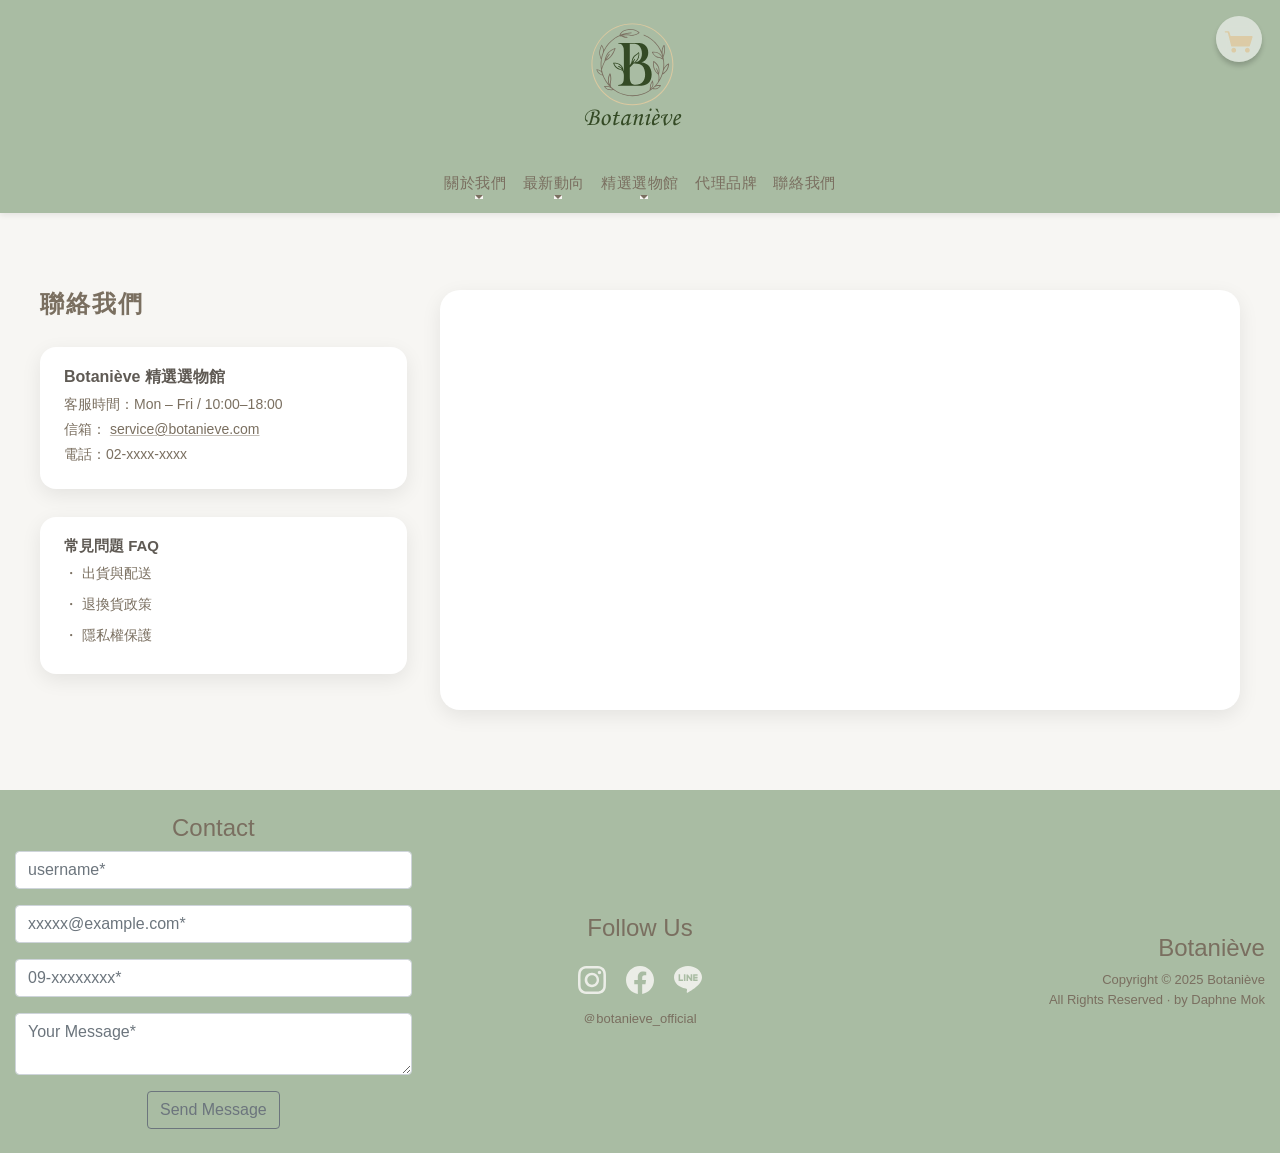
<file: contact.html>
<!DOCTYPE html>
<html lang="en">
<head>
<meta charset="utf-8">
<meta http-equiv="X-UA-Compatible" content="IE=edge">
<meta name="viewport" content="width=device-width, initial-scale=1">
<title>聯絡我們 Contact｜Botaniève</title>

<!-- Bootstrap -->
<link href="css/bootstrap-4.4.1.css" rel="stylesheet">
<link href="css/contact_style.css" rel="stylesheet" type="text/css">
</head>

<body style="padding-top: 210px">

<!-- ───── Topbar：沿用你的結構 ───── -->
<div class="topbar fixed-top">
  <header class="logo-header bg-light">
    <a href="index.html" class="navbar-brand">
      <img src="images/Logo.svg" alt="">
    </a>
	<div class="cart-icon"><img src="images/cart-fill.svg" alt="cart icon"></div>
  </header>

  <nav class="navbar navbar-light navbar-expand-lg bg-light">
    <div class="container d-flex justify-content-center">
      <button class="navbar-toggler" type="button" data-toggle="collapse"
              data-target="#navbarSupportedContent1"
              aria-controls="navbarSupportedContent1" aria-expanded="false"
              aria-label="Toggle navigation">
        <span class="navbar-toggler-icon"></span>
      </button>

      <div class="collapse navbar-collapse justify-content-center" id="navbarSupportedContent1">
        <ul class="navbar-nav">
          <li class="nav-item dropdown">
            <a class="nav-link dropdown-toggle" href="aboutus.html" id="navbarDropdown1"
               role="button" data-toggle="dropdown" aria-haspopup="true" aria-expanded="false">關於我們</a>
            <div class="dropdown-menu .dropdown-menu-dark" aria-labelledby="navbarDropdown1">
              <a class="dropdown-item js-scroll-trigger" href="aboutus.html#brand-story">品牌故事</a>
              <a class="dropdown-item js-scroll-trigger" href="aboutus.html#brand-philosophy">品牌理念</a>
              <a class="dropdown-item js-scroll-trigger" href="aboutus.html#brand-manifesto">品牌宣言</a>
            </div>
          </li>

          <li class="nav-item dropdown">
            <a class="nav-link dropdown-toggle" href="news.html" id="navbarDropdown2"
               role="button" data-toggle="dropdown" aria-haspopup="true" aria-expanded="false">最新動向</a>
            <div class="dropdown-menu" aria-labelledby="navbarDropdown1">
              <a class="dropdown-item" href="monthly.html">本月優惠</a>
              <a class="dropdown-item" href="brand-events.html">品牌活動</a>
              <a class="dropdown-item" href="new-items.html">新品優惠</a>
              <a class="dropdown-item" href="seasonal.html">季節優惠</a>
            </div>
          </li>

          <li class="nav-item dropdown">
            <a class="nav-link dropdown-toggle" href="selection.html" id="navbarDropdown3"
               role="button" data-toggle="dropdown" aria-haspopup="true" aria-expanded="false">精選選物館</a>
            <div class="dropdown-menu" aria-labelledby="navbarDropdown1">
              <a class="dropdown-item" href="#">面部護理</a>
              <a class="dropdown-item" href="#">身體護理</a>
              <a class="dropdown-item" href="#">頭發護理</a>
              <a class="dropdown-item" href="#">化妝品</a>
            </div>
          </li>
          <li class="nav-item"><a class="nav-link js-scroll-trigger" href="brands.html">代理品牌</a></li>
         <li class="nav-item"> <a class="nav-link js-scroll-trigger" href="contact.html">聯絡我們</a></li>
        </ul>
      </div>
    </div>
  </nav>
</div>
<!-- ───── Topbar END ───── -->


<!-- ───── Main：聯絡資訊 + FAQ + 地圖 ───── -->
<section id="contact-main">
  <div class="container-fluid contact-wrapper">
    <div class="row no-gutters">

      <!-- 左側：品牌資訊 + FAQ -->
      <div class="col-lg-4 left-panel">
        <h2 class="contact-title">聯絡我們</h2>

        <!-- 品牌資訊卡片 -->
        <div class="contact-card info-card col-xl-11">
          <h3 class="info-title">Botaniève 精選選物館</h3>
          <p class="info-text">客服時間：Mon – Fri / 10:00–18:00</p>
          <p class="info-text">
            信箱：
            <a href="mailto:service@botanieve.com">service@botanieve.com</a>
          </p>
          <p class="info-text">電話：02-xxxx-xxxx</p>
        </div>

        <!-- FAQ 卡片 -->
        <div class="contact-card faq-card col-xl-11">
          <h4 class="faq-title">常見問題 FAQ</h4>
          <ul class="faq-list">
            <li><a href="deliverymethod.html">出貨與配送</a></li>
            <li><a href="returnpolicy.html">退換貨政策</a></li>
            <li><a href="privacy.html">隱私權保護</a></li>
          </ul>
        </div>
      </div>

      <!-- 右側：Google Map 區塊 -->
      <div class="col-lg-8 right-panel">
        <div class="map-card">
          <div class="map-embed">
            <!-- 這裡的 src 換成你實際門市位置即可 -->
            <iframe
              src="https://www.google.com/maps/embed?pb=!1m18!1m12!1m3!1d3614.628134053526!2d121.51388157561159!3d25.04775997780539!2m3!1f0!2f0!3f0!3m2!1i1024!2i768!4f13.1!3m3!1m2!1s0x3442a97490a3e1d9%3A0xf52c8e49161b3a16!2z5Y-w5YyX5biC56uL5aSn!5e0!3m2!1szh-TW!2stw!4v1700000000000"
              frameborder="0"
              style="border:0;"
              allowfullscreen=""
              aria-hidden="false"
              tabindex="0"></iframe>
          </div>
        </div>
      </div>

    </div>
  </div>
</section>
<!-- ───── Main END ───── -->


<!-- ───── Footer：沿用你的 Contact / Follow Us / Copyright 區 ───── -->
<div class="container-fluid foot" id="foot">
  <div class="row py-4">

    <!-- 左：Contact 表單（全站 footer 共用，如果之後也想拿掉可以再說） -->
    <div class="col-md-4 text-center">
      <h4>Contact</h4>
      <form>
        <div class="form-group">
          <input class="form-control" type="text" id="name" placeholder="username*">
        </div>
        <div class="form-group">
          <input class="form-control" type="email" id="email" placeholder="xxxxx@example.com*">
        </div>
        <div class="form-group">
          <input class="form-control" type="tel" id="phone" placeholder="09-xxxxxxxx*">
        </div>
        <div class="form-group">
          <textarea class="form-control" id="Message" placeholder="Your Message*"></textarea>
        </div>
        <button type="button" class="btn btn-outline-secondary">Send Message</button>
      </form>
    </div>

    <!-- 中：社群 / 其他連結 -->
    <div class="col-md-4 text-center d-flex flex-column align-items-center justify-content-center" id="social">
      <h4>Follow Us</h4>
      <div class="social-icons">
    <a href="#" target="_blank">
      <img src="images/instagram.svg" alt="Instagram">
    </a>
    <a href="#" target="_blank">
      <img src="images/facebook.svg" alt="Facebook">
    </a>
    <a href="#" target="_blank">
      <img src="images/line.svg" alt="Line">
    </a>
  </div>
      <p class="copyright mb-0">＠botanieve_official</p>
    </div>

    <!-- 右：品牌名稱與版權 -->
    <div class="col-md-4 text-center text-md-right d-flex flex-column align-items-center align-items-md-end justify-content-center" id="copyright">
      <h4>Botaniève</h4>
      <p class="copyright mb-0">
        Copyright &copy; 2025 Botaniève<br>
        All Rights Reserved &middot; by Daphne Mok
      </p>
    </div>

  </div>
</div>

<!-- jQuery & Bootstrap JS，沿用你的設定 -->
<script src="js/jquery-3.4.1.min.js"></script>
<script src="js/popper.min.js"></script>
<script src="js/bootstrap-4.4.1.js"></script>
<script type="text/javascript" src="js/freelancer.min.js"></script>
<script type="text/javascript" src="js/jquery.easing.min.js"></script>

<!-- Dropdown hover 行為：沿用你的 script -->
<script>
$(document).ready(function () {
  var isTouchDevice = 'ontouchstart' in document.documentElement;

  // 桌機：滑過顯示 dropdown
  if (!isTouchDevice) {
    $('.navbar .dropdown').hover(
      function () {
        $(this).addClass('show');
        $(this).find('.dropdown-menu').addClass('show');
      },
      function () {
        $(this).removeClass('show');
        $(this).find('.dropdown-menu').removeClass('show');
      }
    );
  }

  // 點擊 dropdown 主連結
  $('.navbar .dropdown > a').on('click', function (e) {
    var href = $(this).attr('href');

    if ($(window).width() >= 450) {
      // 桌機：直接導頁到主頁
      e.preventDefault();
      window.location = href;
    } else {
      // 手機：展開/收合 dropdown
      e.preventDefault();
      var $parent = $(this).parent();
      $parent.toggleClass('show');
      $parent.find('.dropdown-menu').toggleClass('show');
    }
  });
});
</script>

</body>
</html>
</file>
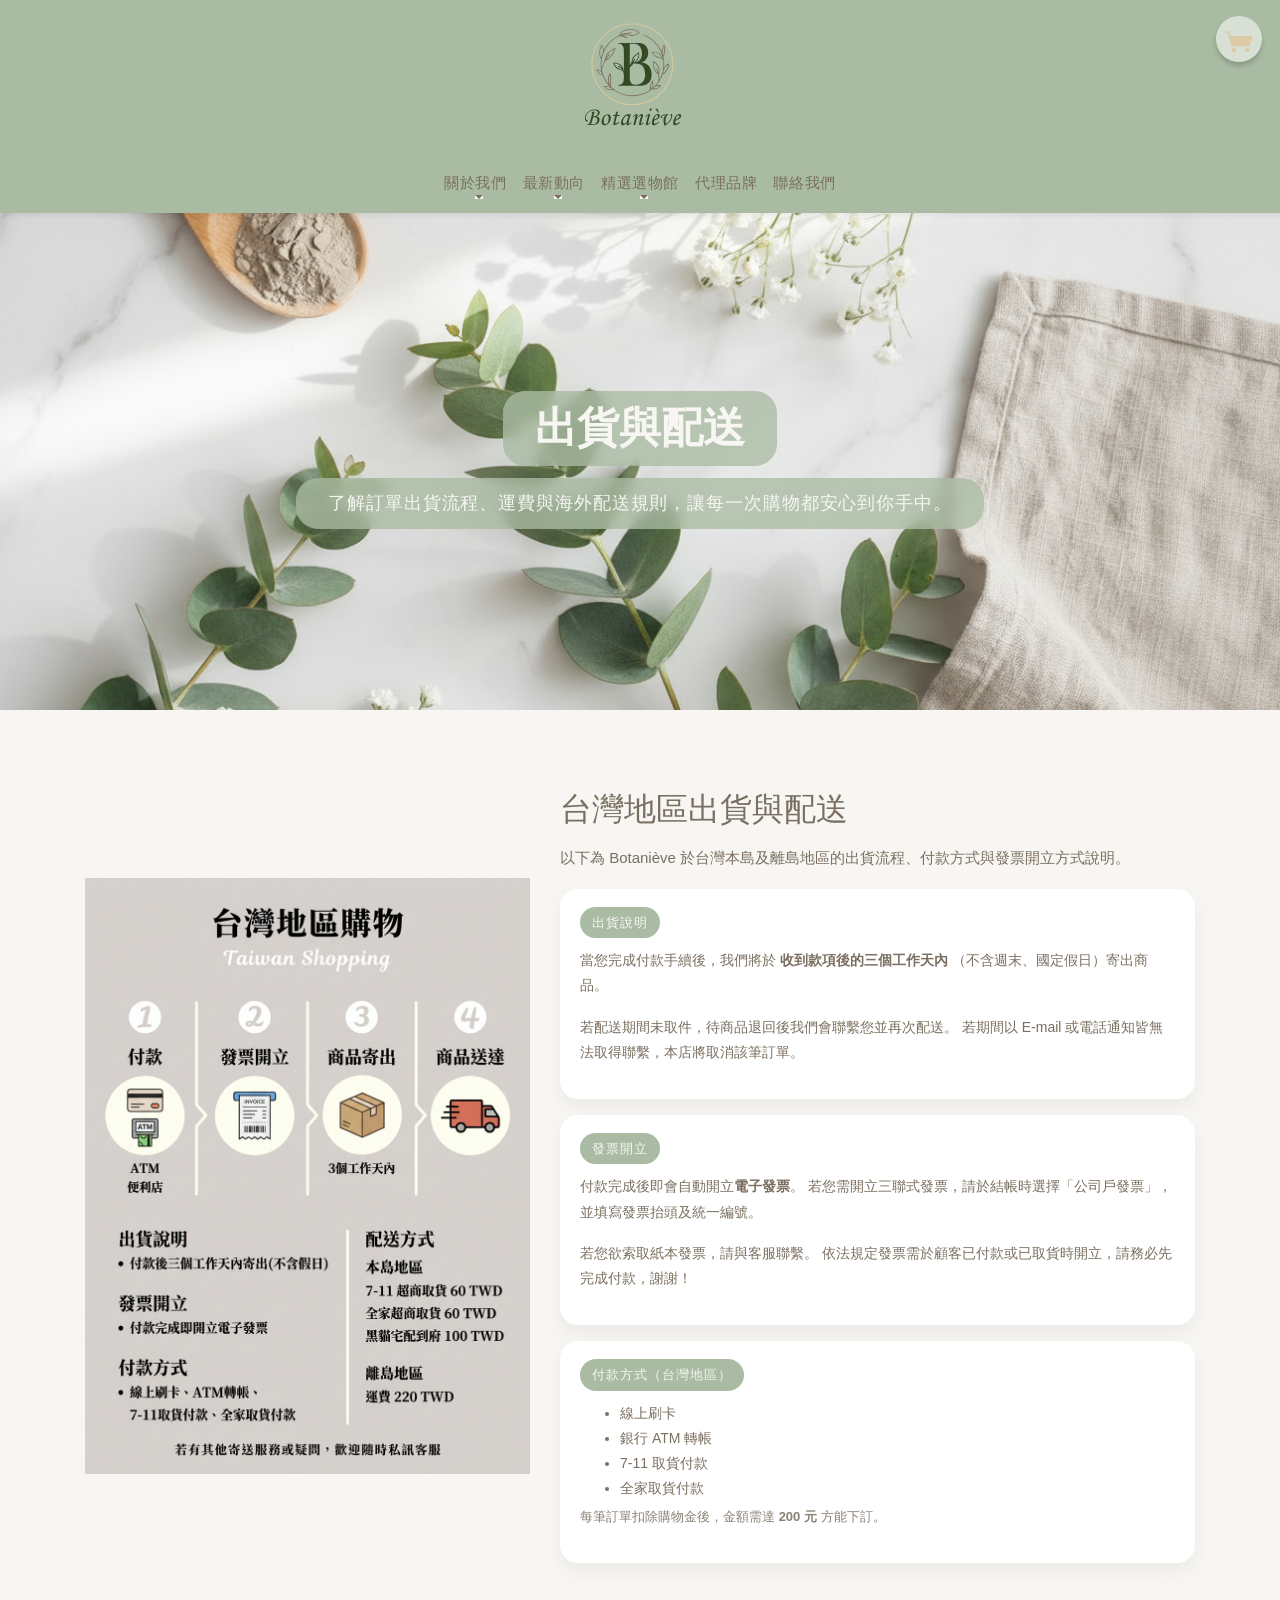
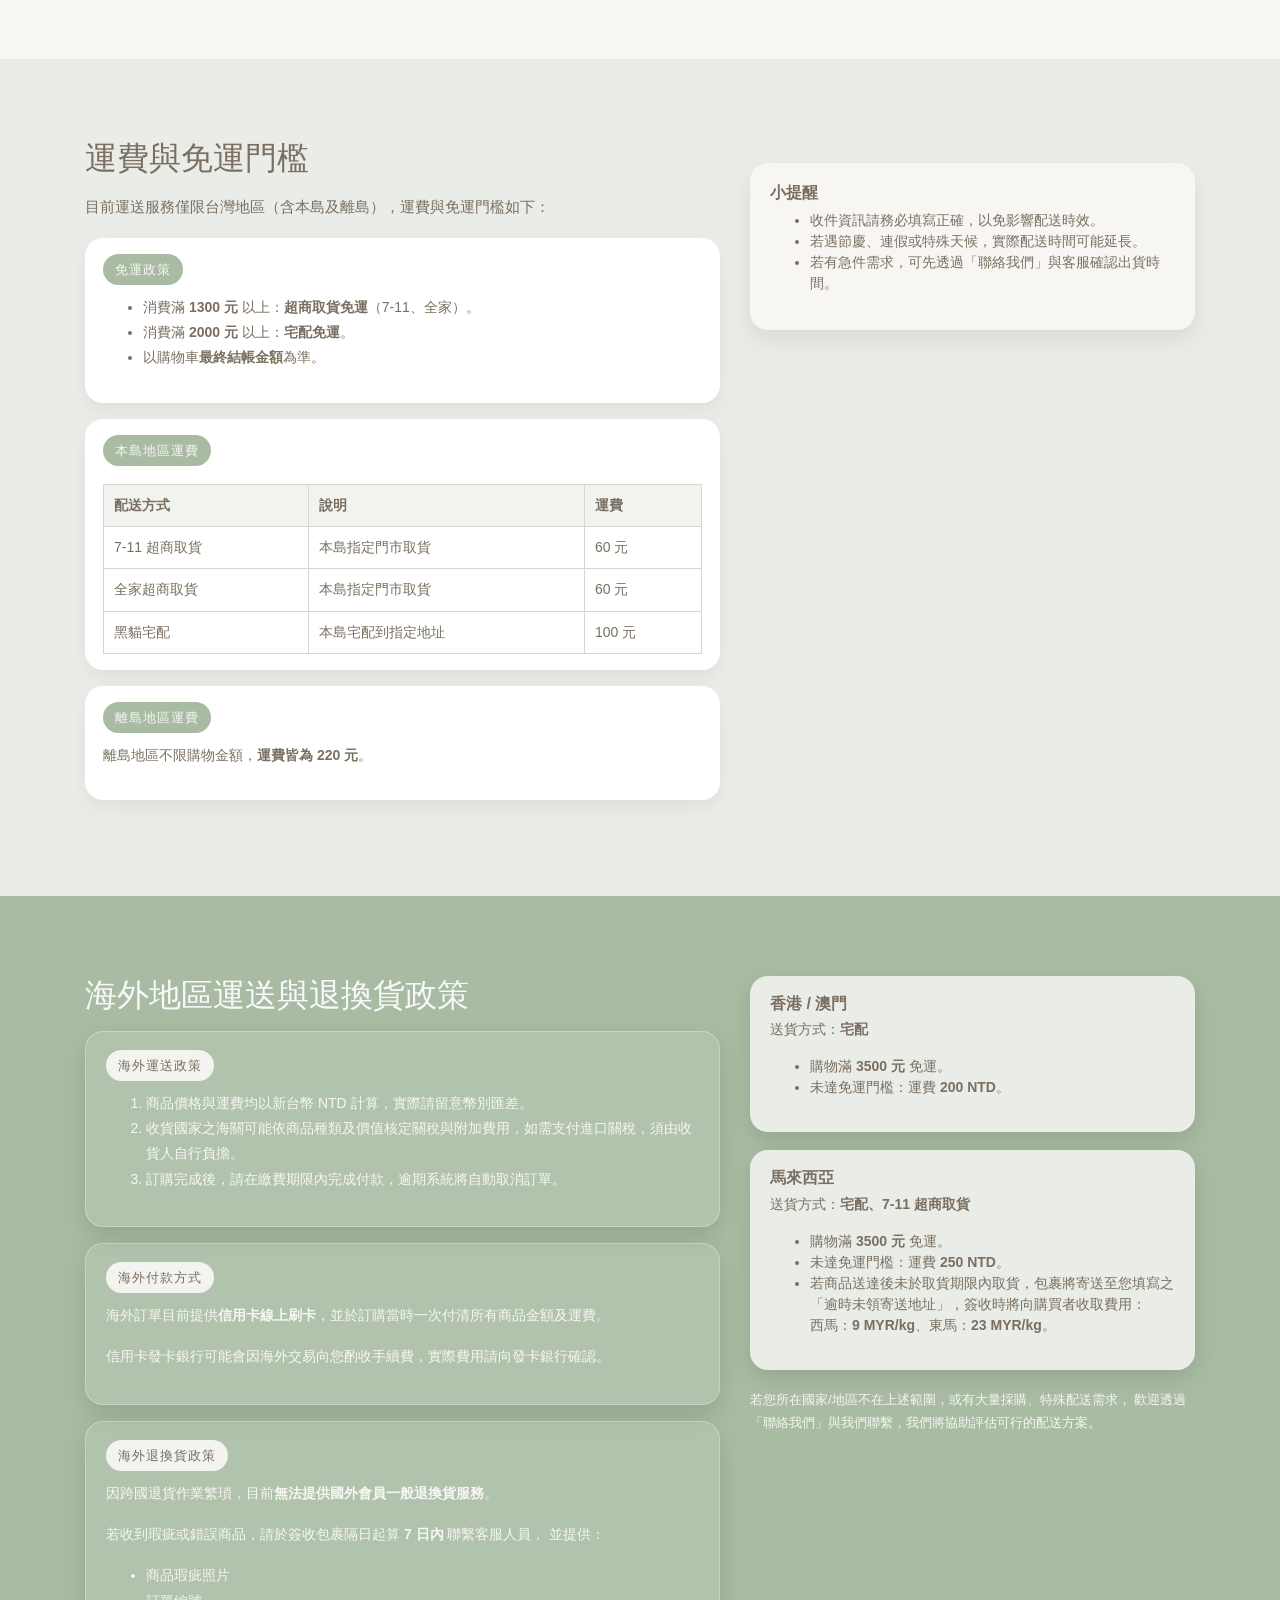
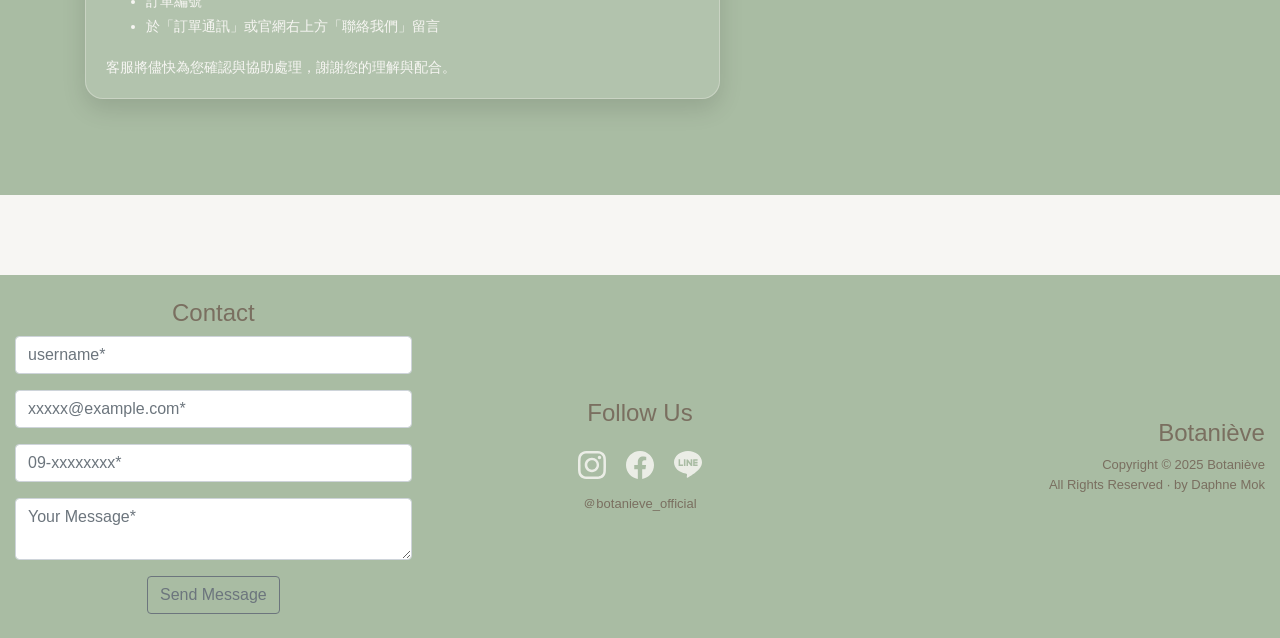
<file: deliverymethod.html>
<!DOCTYPE html>
<html lang="en"><head>
<meta charset="utf-8">
<meta http-equiv="X-UA-Compatible" content="IE=edge">
<meta name="viewport" content="width=device-width, initial-scale=1">
<title>出貨與配送</title>

<!-- Bootstrap -->
<link href="css/bootstrap-4.4.1.css" rel="stylesheet">
<link href="css/deliverymethod_style.css" rel="stylesheet" type="text/css">
</head>
<body style="padding-top: 210px">
	<div class="topbar fixed-top">
	<header class="logo-header bg-light">
  <a href="index.html" class="navbar-brand">
    <img src="images/Logo.svg" alt="">
  </a>
  <div class="cart-icon"><img src="images/cart-fill.svg" alt="cart icon"></div>
</header>
	<nav class="navbar navbar-light navbar-expand-lg bg-light">
    <div class="container d-flex justify-content-center">
      <button class="navbar-toggler" type="button" data-toggle="collapse" data-target="#navbarSupportedContent1"
            aria-controls="navbarSupportedContent1" aria-expanded="false" aria-label="Toggle navigation">
      <span class="navbar-toggler-icon"></span> 
    </button>
    <div class="collapse navbar-collapse justify-content-center" id="navbarSupportedContent1">
      <ul class="navbar-nav">
          <li class="nav-item dropdown"> <a class="nav-link dropdown-toggle" href="aboutus.html" id="navbarDropdown1" role="button" data-toggle="dropdown" aria-haspopup="true" aria-expanded="false">關於我們</a>
		  	<div class="dropdown-menu .dropdown-menu-dark " aria-labelledby="navbarDropdown1">
				<a class="dropdown-item js-scroll-trigger" href="aboutus.html#brand-story">品牌故事</a> 
				<a class="dropdown-item js-scroll-trigger" href="aboutus.html#brand-philosophy">品牌理念</a>
              	<a class="dropdown-item js-scroll-trigger" href="aboutus.html#brand-manifesto">品牌宣言</a>
			</div>
		  </li>
          <li class="nav-item dropdown"> <a class="nav-link dropdown-toggle" href="news.html" id="navbarDropdown2" role="button" data-toggle="dropdown" aria-haspopup="true" aria-expanded="false">最新動向</a>
		  	<div class="dropdown-menu" aria-labelledby="navbarDropdown1">
				<a class="dropdown-item" href="monthly.html">本月優惠</a> 
				<a class="dropdown-item" href="brand-events.html">品牌活動</a>
				<a class="dropdown-item" href="new-items.html">新品優惠</a>
				<a class="dropdown-item" href="seasonal.html">季節優惠</a>
			</div>
		  </li>
          <li class="nav-item dropdown"> <a class="nav-link dropdown-toggle" href="selection.html" id="navbarDropdown3" role="button" data-toggle="dropdown" aria-haspopup="true" aria-expanded="false"> 精選選物館 </a>
            <div class="dropdown-menu" aria-labelledby="navbarDropdown1">
				<a class="dropdown-item" href="#">面部護理</a> 
				<a class="dropdown-item" href="#">身體護理</a>
              	<a class="dropdown-item" href="#">頭發護理</a>
				<a class="dropdown-item" href="#">化妝品</a>
			</div>
          </li>
          <li class="nav-item"> <a class="nav-link js-scroll-trigger" href="brands.html">代理品牌</a> </li>
         <li class="nav-item"> <a class="nav-link js-scroll-trigger" href="contact.html">聯絡我們</a></li>
        </ul>
      </div>
	  </div>
	</nav>
</div>		
<section id="slogan">	
  <div class="delivery d-flex flex-column align-items-center justify-content-center text-center hero-banner">
    <h1 class="delivery-title">出貨與配送</h1>
    <p class="delivery-subtitle">了解訂單出貨流程、運費與海外配送規則，讓每一次購物都安心到你手中。</p>
  </div>
</section>
    <main class="delivery-main">
    <!-- 區塊一：台灣地區 出貨 / 付款 / 發票 -->
    <section id="tw-shipping" class="delivery-section section-light">
      <div class="container">
        <div class="row align-items-center">
          <!-- 左側：示意圖（可之後換成插畫或物流圖示） -->
          <div class="col-md-5">
            <div class="about-img-wrap">
              <img src="images/delivery-tw.png" alt="台灣地區出貨與配送" class="about-img">
            </div>
          </div>
          <!-- 右側：條列卡片 -->
          <div class="col-md-7">
            <h2 class="about-heading mb-3">台灣地區出貨與配送</h2>
            <p class="section-intro">
              以下為 Botaniève 於台灣本島及離島地區的出貨流程、付款方式與發票開立方式說明。
            </p>

            <!-- 出貨說明卡片 -->
            <div class="policy-card">
              <div class="policy-tag">出貨說明</div>
              <p>
                當您完成付款手續後，我們將於 <strong>收到款項後的三個工作天內</strong>
                （不含週末、國定假日）寄出商品。
              </p>
              <p>
                若配送期間未取件，待商品退回後我們會聯繫您並再次配送。
                若期間以 E-mail 或電話通知皆無法取得聯繫，本店將取消該筆訂單。
              </p>
            </div>

            <!-- 發票開立卡片 -->
            <div class="policy-card">
              <div class="policy-tag">發票開立</div>
              <p>
                付款完成後即會自動開立<strong>電子發票</strong>。
                若您需開立三聯式發票，請於結帳時選擇「公司戶發票」，並填寫發票抬頭及統一編號。
              </p>
              <p>
                若您欲索取紙本發票，請與客服聯繫。
                依法規定發票需於顧客已付款或已取貨時開立，請務必先完成付款，謝謝！
              </p>
            </div>

            <!-- 付款方式卡片 -->
            <div class="policy-card">
              <div class="policy-tag">付款方式（台灣地區）</div>
              <ul class="mb-1">
                <li>線上刷卡</li>
                <li>銀行 ATM 轉帳</li>
                <li>7-11 取貨付款</li>
                <li>全家取貨付款</li>
              </ul>
              <p class="small-note">
                每筆訂單扣除購物金後，金額需達 <strong>200 元</strong> 方能下訂。
              </p>
            </div>
          </div>
        </div>
      </div>
    </section>

    <!-- 區塊二：台灣地區運費與免運門檻 -->
    <section id="tw-fee" class="delivery-section section-mid">
      <div class="container">
        <div class="row">
          <div class="col-md-7">
            <h2 class="about-heading mb-3">運費與免運門檻</h2>
            <p class="section-intro">
              目前運送服務僅限台灣地區（含本島及離島），運費與免運門檻如下：
            </p>

            <div class="policy-card compact">
              <div class="policy-tag">免運政策</div>
              <ul>
                <li>消費滿 <strong>1300 元</strong> 以上：<strong>超商取貨免運</strong>（7-11、全家）。</li>
                <li>消費滿 <strong>2000 元</strong> 以上：<strong>宅配免運</strong>。</li>
                <li>以購物車<strong>最終結帳金額</strong>為準。</li>
              </ul>
            </div>

            <div class="policy-card compact">
              <div class="policy-tag">本島地區運費</div>
              <table class="shipping-table">
                <thead>
                  <tr>
                    <th>配送方式</th>
                    <th>說明</th>
                    <th>運費</th>
                  </tr>
                </thead>
                <tbody>
                  <tr>
                    <td>7-11 超商取貨</td>
                    <td>本島指定門市取貨</td>
                    <td>60 元</td>
                  </tr>
                  <tr>
                    <td>全家超商取貨</td>
                    <td>本島指定門市取貨</td>
                    <td>60 元</td>
                  </tr>
                  <tr>
                    <td>黑貓宅配</td>
                    <td>本島宅配到指定地址</td>
                    <td>100 元</td>
                  </tr>
                </tbody>
              </table>
            </div>

            <div class="policy-card compact">
              <div class="policy-tag">離島地區運費</div>
              <p>
                離島地區不限購物金額，<strong>運費皆為 220 元</strong>。
              </p>
            </div>
          </div>

          <!-- 右側小提醒 -->
          <div class="col-md-5">
            <div class="reminder-box">
              <h3 class="reminder-title">小提醒</h3>
              <ul>
                <li>收件資訊請務必填寫正確，以免影響配送時效。</li>
                <li>若遇節慶、連假或特殊天候，實際配送時間可能延長。</li>
                <li>若有急件需求，可先透過「聯絡我們」與客服確認出貨時間。</li>
              </ul>
            </div>
          </div>
        </div>
      </div>
    </section>

    <!-- 區塊三：海外地區配送與退換貨 -->
    <section id="overseas" class="delivery-section section-deep">
      <div class="container">
        <div class="row">
          <!-- 左側：海外政策總則 -->
          <div class="col-lg-7">
            <h2 class="about-heading text-light mb-3">海外地區運送與退換貨政策</h2>

            <div class="policy-card inverse">
              <div class="policy-tag">海外運送政策</div>
              <ol>
                <li>商品價格與運費均以新台幣 NTD 計算，實際請留意幣別匯差。</li>
                <li>收貨國家之海關可能依商品種類及價值核定關稅與附加費用，如需支付進口關稅，須由收貨人自行負擔。</li>
                <li>訂購完成後，請在繳費期限內完成付款，逾期系統將自動取消訂單。</li>
              </ol>
            </div>

            <div class="policy-card inverse">
              <div class="policy-tag">海外付款方式</div>
              <p>
                海外訂單目前提供<strong>信用卡線上刷卡</strong>，並於訂購當時一次付清所有商品金額及運費。
              </p>
              <p>
                信用卡發卡銀行可能會因海外交易向您酌收手續費，實際費用請向發卡銀行確認。
              </p>
            </div>

            <div class="policy-card inverse">
              <div class="policy-tag">海外退換貨政策</div>
              <p>
                因跨國退貨作業繁瑣，目前<strong>無法提供國外會員一般退換貨服務</strong>。
              </p>
              <p>
                若收到瑕疵或錯誤商品，請於簽收包裹隔日起算 <strong>7 日內</strong> 聯繫客服人員，
                並提供：
              </p>
              <ul>
                <li>商品瑕疵照片</li>
                <li>訂單編號</li>
                <li>於「訂單通訊」或官網右上方「聯絡我們」留言</li>
              </ul>
              <p class="mb-0">
                客服將儘快為您確認與協助處理，謝謝您的理解與配合。
              </p>
            </div>
          </div>

          <!-- 右側：各地區運費卡片 -->
          <div class="col-lg-5">
            <div class="region-card hong">
              <h3>香港 / 澳門</h3>
              <p>送貨方式：<strong>宅配</strong></p>
              <ul>
                <li>購物滿 <strong>3500 元</strong> 免運。</li>
                <li>未達免運門檻：運費 <strong>200 NTD</strong>。</li>
              </ul>
            </div>

            <div class="region-card hong">
              <h3>馬來西亞</h3>
              <p>送貨方式：<strong>宅配、7-11 超商取貨</strong></p>
              <ul>
                <li>購物滿 <strong>3500 元</strong> 免運。</li>
                <li>未達免運門檻：運費 <strong>250 NTD</strong>。</li>
                <li>
                  若商品送達後未於取貨期限內取貨，包裹將寄送至您填寫之
                  「逾時未領寄送地址」，簽收時將向購買者收取費用：<br>
                  西馬：<strong>9 MYR/kg</strong>、東馬：<strong>23 MYR/kg</strong>。
                </li>
              </ul>
            </div>

            <div class="region-note">
              若您所在國家/地區不在上述範圍，或有大量採購、特殊配送需求，
              歡迎透過「聯絡我們」與我們聯繫，我們將協助評估可行的配送方案。
            </div>
          </div>
        </div>
      </div>
    </section>
  </main>

	<div class="container-fluid foot" id="foot">
  <div class="row py-4">

    <!-- 左：Contact 表單 -->
    <div class="col-md-4 text-center">
      <h4>Contact</h4>
      <form>
        <div class="form-group">
          <input class="form-control" type="text" id="name" placeholder="username*">
        </div>
        <div class="form-group">
          <input class="form-control" type="email" id="email" placeholder="xxxxx@example.com*">
        </div>
        <div class="form-group">
          <input class="form-control" type="tel" id="phone" placeholder="09-xxxxxxxx*">
        </div>
        <div class="form-group">
          <textarea class="form-control" id="Message" placeholder="Your Message*"></textarea>
        </div>
        <button type="button" class="btn btn-outline-secondary">Send Message</button>
      </form>
    </div>

     <!-- 中：社群 / 其他連結 -->
    <div class="col-md-4 text-center d-flex flex-column align-items-center justify-content-center" id="social">
      <h4>Follow Us</h4>
      <div class="social-icons">
    <a href="#" target="_blank">
      <img src="images/instagram.svg" alt="Instagram">
    </a>
    <a href="#" target="_blank">
      <img src="images/facebook.svg" alt="Facebook">
    </a>
    <a href="#" target="_blank">
      <img src="images/line.svg" alt="Line">
    </a>
  </div>
      <p class="copyright mb-0">＠botanieve_official</p>
    </div>

    <!-- 右：品牌名稱與版權 -->
    <div class="col-md-4 text-center text-md-right d-flex flex-column align-items-center align-items-md-end justify-content-center" id="copyright">
      <h4>Botaniève</h4>
      <p class="copyright mb-0">
        Copyright &copy; 2025 Botaniève<br>
        All Rights Reserved &middot; by Daphne Mok
      </p>
    </div>

  </div>
</div>

<!-- jQuery (necessary for Bootstrap's JavaScript plugins) --> 
<script src="js/jquery-3.4.1.min.js"></script>

<!-- Include all compiled plugins (below), or include individual files as needed --> 
<script src="js/popper.min.js"></script>
<script src="js/bootstrap-4.4.1.js"></script>
<script type="text/javascript" src="js/freelancer.min.js"></script>
<script type="text/javascript" src="js/jquery.easing.min.js"></script>
<script>
$(document).ready(function () {
  var isTouchDevice = 'ontouchstart' in document.documentElement;

  // 桌機：滑過顯示 dropdown
  if (!isTouchDevice) {
    $('.navbar .dropdown').hover(
      function () {
        $(this).addClass('show');
        $(this).find('.dropdown-menu').addClass('show');
      },
      function () {
        $(this).removeClass('show');
        $(this).find('.dropdown-menu').removeClass('show');
      }
    );
  }

  // 點擊「關於我們 / 最新優惠」這類 dropdown 主連結
  $('.navbar .dropdown > a').on('click', function (e) {
    var href = $(this).attr('href');

    if ($(window).width() >= 450) {
      // ✅ 桌機：直接導頁到主頁（aboutus.html / news.html）
      e.preventDefault();
      window.location = href;
    } else {
      // ✅ 手機：只展開 / 收合 dropdown，不馬上跳頁
      e.preventDefault();
      var $parent = $(this).parent();
      $parent.toggleClass('show');
      $parent.find('.dropdown-menu').toggleClass('show');
    }
  });
});
</script>
</body>
</html>
</file>
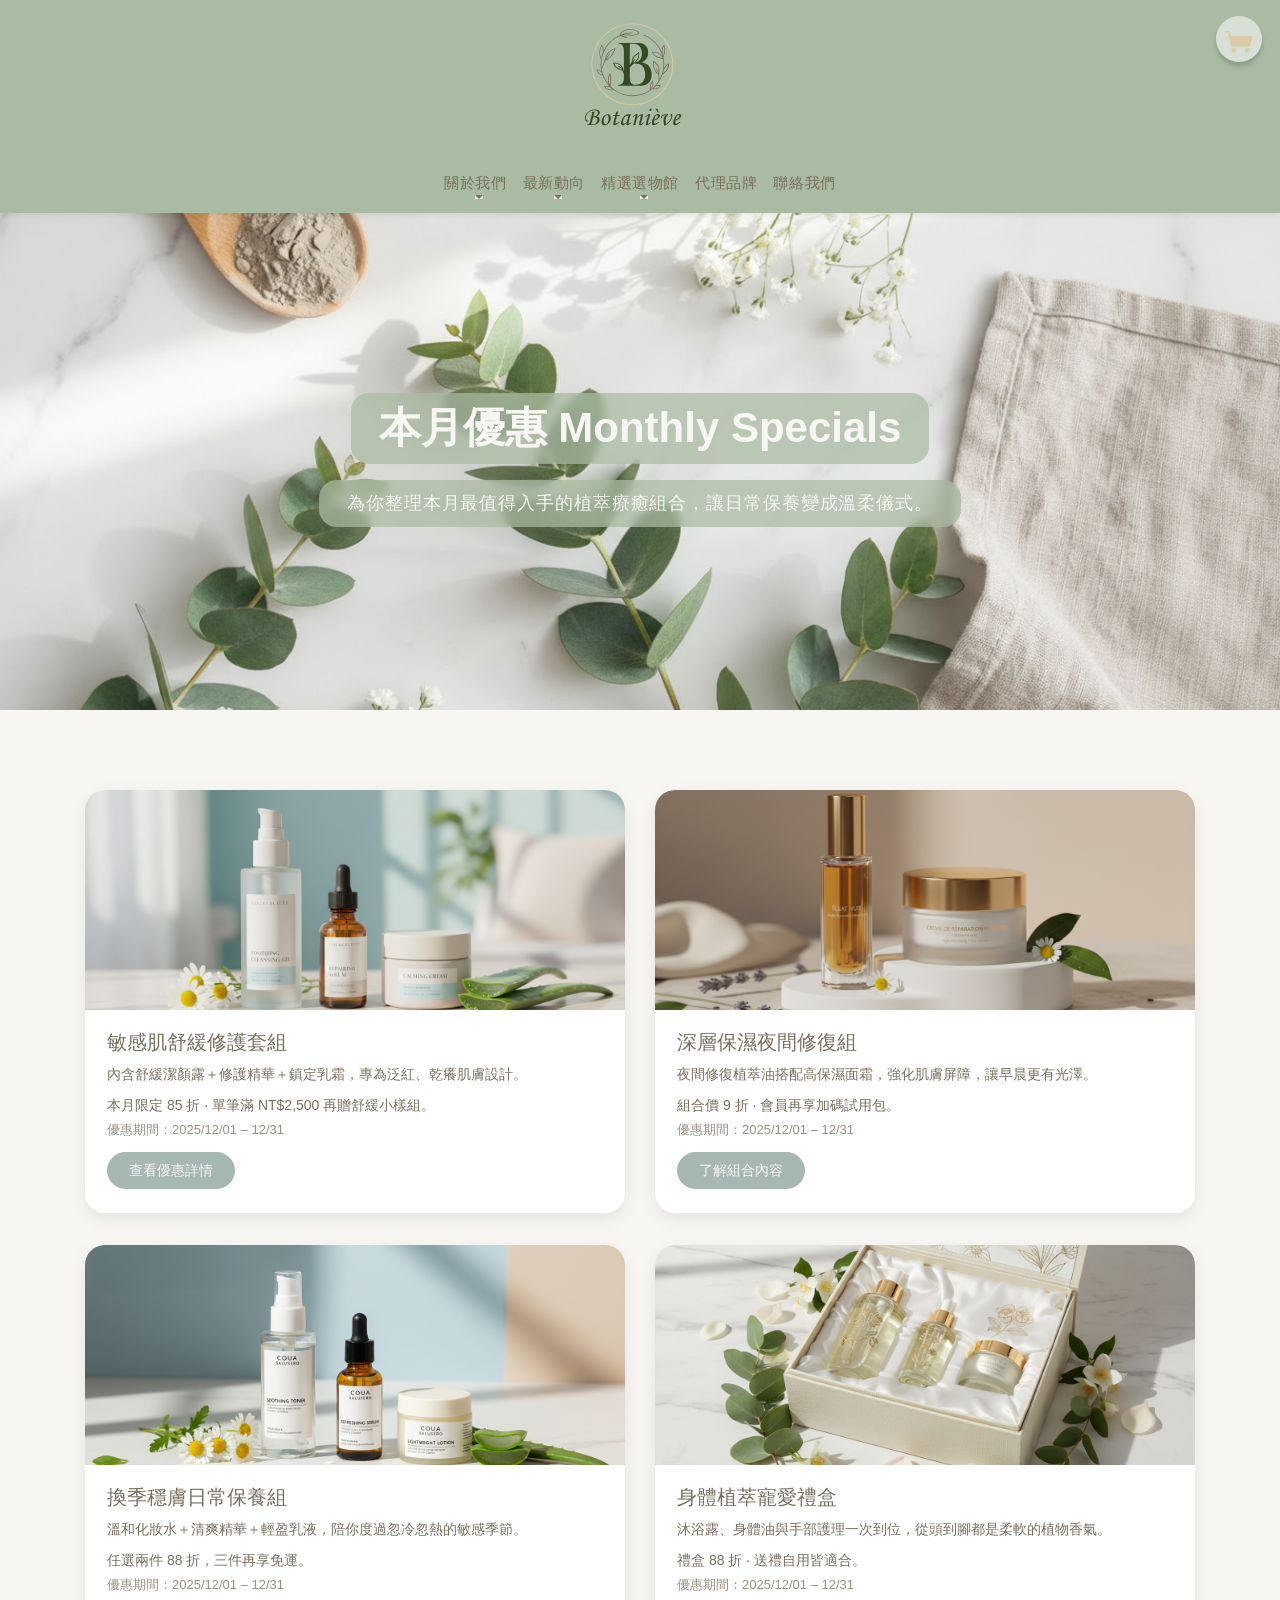
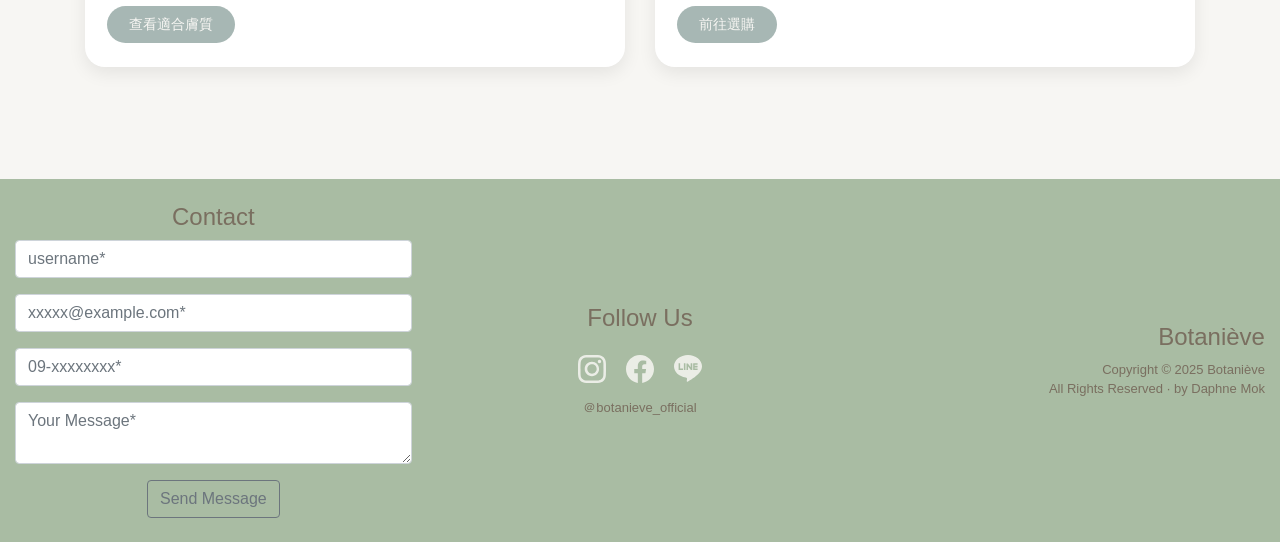
<file: monthly.html>
<!DOCTYPE html>
<html lang="zh-Hant">
<head>
  <meta charset="utf-8">
  <meta http-equiv="X-UA-Compatible" content="IE=edge">
  <meta name="viewport" content="width=device-width, initial-scale=1">
  <title>本月優惠 Monthly Specials</title>

  <!-- Bootstrap -->
  <link href="css/bootstrap-4.4.1.css" rel="stylesheet">
  <!-- 這裡可以改成你要的 CSS 檔名，例如 monthly_style.css -->
  <link href="css/monthly_style.css" rel="stylesheet" type="text/css">
</head>

<body style="padding-top:210px">

<!-- ────── 上方 Logo + Navbar（沿用你現在的） ────── -->
<div class="topbar fixed-top">
  <header class="logo-header bg-light">
    <a href="index.html" class="navbar-brand">
      <img src="images/Logo.svg" alt="Botaniève Logo">
    </a>
	<div class="cart-icon"><img src="images/cart-fill.svg" alt="cart icon"></div>
  </header>
	<nav class="navbar navbar-light navbar-expand-lg bg-light">
    <div class="container d-flex justify-content-center">
      <button class="navbar-toggler" type="button" data-toggle="collapse" data-target="#navbarSupportedContent1"
            aria-controls="navbarSupportedContent1" aria-expanded="false" aria-label="Toggle navigation">
      <span class="navbar-toggler-icon"></span> 
    </button>
    <div class="collapse navbar-collapse justify-content-center" id="navbarSupportedContent1">
      <ul class="navbar-nav">
          <li class="nav-item dropdown"> <a class="nav-link dropdown-toggle" href="aboutus.html" id="navbarDropdown1" role="button" data-toggle="dropdown" aria-haspopup="true" aria-expanded="false">關於我們</a>
		  	<div class="dropdown-menu .dropdown-menu-dark " aria-labelledby="navbarDropdown1">
				<a class="dropdown-item js-scroll-trigger" href="aboutus.html#brand-story">品牌故事</a> 
				<a class="dropdown-item js-scroll-trigger" href="aboutus.html#brand-philosophy">品牌理念</a>
              	<a class="dropdown-item js-scroll-trigger" href="aboutus.html#brand-manifesto">品牌宣言</a>
			</div>
		  </li>
          <li class="nav-item dropdown"> <a class="nav-link dropdown-toggle" href="news.html" id="navbarDropdown2" role="button" data-toggle="dropdown" aria-haspopup="true" aria-expanded="false">最新動向</a>
		  	<div class="dropdown-menu" aria-labelledby="navbarDropdown1">
				<a class="dropdown-item" href="monthly.html">本月優惠</a> 
				<a class="dropdown-item" href="brand-events.html">品牌活動</a>
				<a class="dropdown-item" href="new-items.html">新品優惠</a>
				<a class="dropdown-item" href="seasonal.html">季節優惠</a>
			</div>
		  </li>
          <li class="nav-item dropdown"> <a class="nav-link dropdown-toggle" href="selection.html" id="navbarDropdown3" role="button" data-toggle="dropdown" aria-haspopup="true" aria-expanded="false"> 精選選物館 </a>
            <div class="dropdown-menu" aria-labelledby="navbarDropdown1">
				<a class="dropdown-item" href="#">面部護理</a> 
				<a class="dropdown-item" href="#">身體護理</a>
              	<a class="dropdown-item" href="#">頭發護理</a>
				<a class="dropdown-item" href="#">化妝品</a>
			</div>
          </li>
          <li class="nav-item"> <a class="nav-link js-scroll-trigger" href="brands.html">代理品牌</a> </li>
         <li class="nav-item"> <a class="nav-link js-scroll-trigger" href="contact.html">聯絡我們</a></li>
        </ul>
      </div>
	  </div>
	</nav>
</div>

<!-- ────── Hero：本月優惠標題區 ────── -->
<section id="monthly-hero">
  <div class="monthly-hero-bg d-flex align-items-center justify-content-center text-center">
    <div class="monthly-hero-content">
      <h1 class="monthly-hero-title">本月優惠 Monthly Specials</h1>
	  <br>
      <p class="monthly-hero-sub">
        為你整理本月最值得入手的植萃療癒組合，讓日常保養變成溫柔儀式。
      </p>
    </div>
  </div>
</section>

<!-- ────── 優惠卡片區（2 欄卡片）────── -->
<section id="monthly-deals">
  <div class="container">
    <div class="row monthly-row">

      <!-- 優惠卡片 1 -->
      <div class="col-md-6">
        <article class="deal-card">
          <div class="deal-img-wrap">
            <img src="images/Firefly_敏感肌舒緩修護套組.png" class="deal-img img-fluid" alt="舒緩修護套組">
          </div>
          <div class="deal-body">
            <h3 class="deal-title">敏感肌舒緩修護套組</h3>
            <p class="deal-text">
              內含舒緩潔顏露＋修護精華＋鎮定乳霜，專為泛紅、乾癢肌膚設計。
            </p>
            <p class="deal-offer">本月限定 85 折 · 單筆滿 NT$2,500 再贈舒緩小樣組。</p>
            <p class="deal-date">優惠期間：2025/12/01 – 12/31</p>
            <a href="#" class="btn more-btn">查看優惠詳情</a>
          </div>
        </article>
      </div>

      <!-- 優惠卡片 2 -->
      <div class="col-md-6">
        <article class="deal-card">
          <div class="deal-img-wrap">
            <img src="images/Firefly_深層保濕夜間修復組.png" class="deal-img img-fluid" alt="保濕修復夜間組">
          </div>
          <div class="deal-body">
            <h3 class="deal-title">深層保濕夜間修復組</h3>
            <p class="deal-text">
              夜間修復植萃油搭配高保濕面霜，強化肌膚屏障，讓早晨更有光澤。
            </p>
            <p class="deal-offer">組合價 9 折 · 會員再享加碼試用包。</p>
            <p class="deal-date">優惠期間：2025/12/01 – 12/31</p>
            <a href="#" class="btn more-btn">了解組合內容</a>
          </div>
        </article>
      </div>

      <!-- 優惠卡片 3 -->
      <div class="col-md-6">
        <article class="deal-card">
          <div class="deal-img-wrap">
            <img src="images/Firefly_換季穩膚日常保養組.jpg" class="deal-img img-fluid" alt="換季穩膚套組">
          </div>
          <div class="deal-body">
            <h3 class="deal-title">換季穩膚日常保養組</h3>
            <p class="deal-text">
              溫和化妝水＋清爽精華＋輕盈乳液，陪你度過忽冷忽熱的敏感季節。
            </p>
            <p class="deal-offer">任選兩件 88 折，三件再享免運。</p>
            <p class="deal-date">優惠期間：2025/12/01 – 12/31</p>
            <a href="#" class="btn more-btn">查看適合膚質</a>
          </div>
        </article>
      </div>

      <!-- 優惠卡片 4 -->
      <div class="col-md-6">
        <article class="deal-card">
          <div class="deal-img-wrap">
            <img src="images/Firefly_身體植萃寵愛禮盒.png" class="deal-img img-fluid" alt="身體保養植萃禮盒">
          </div>
          <div class="deal-body">
            <h3 class="deal-title">身體植萃寵愛禮盒</h3>
            <p class="deal-text">
              沐浴露、身體油與手部護理一次到位，從頭到腳都是柔軟的植物香氣。
            </p>
            <p class="deal-offer">禮盒 88 折 · 送禮自用皆適合。</p>
            <p class="deal-date">優惠期間：2025/12/01 – 12/31</p>
            <a href="#" class="btn more-btn">前往選購</a>
          </div>
        </article>
      </div>

    </div>
  </div>
</section>

<!-- ────── Footer（沿用你原本的三等分）────── -->
<div class="container-fluid foot" id="foot">
  <div class="row py-4">

    <!-- 左：Contact 表單 -->
    <div class="col-md-4 text-center">
      <h4>Contact</h4>
      <form>
        <div class="form-group">
          <input class="form-control" type="text" id="name" placeholder="username*">
        </div>
        <div class="form-group">
          <input class="form-control" type="email" id="email" placeholder="xxxxx@example.com*">
        </div>
        <div class="form-group">
          <input class="form-control" type="tel" id="phone" placeholder="09-xxxxxxxx*">
        </div>
        <div class="form-group">
          <textarea class="form-control" id="Message" placeholder="Your Message*"></textarea>
        </div>
        <button type="button" class="btn btn-outline-secondary">Send Message</button>
      </form>
    </div>

     <!-- 中：社群 / 其他連結 -->
    <div class="col-md-4 text-center d-flex flex-column align-items-center justify-content-center" id="social">
      <h4>Follow Us</h4>
      <div class="social-icons">
    <a href="#" target="_blank">
      <img src="images/instagram.svg" alt="Instagram">
    </a>
    <a href="#" target="_blank">
      <img src="images/facebook.svg" alt="Facebook">
    </a>
    <a href="#" target="_blank">
      <img src="images/line.svg" alt="Line">
    </a>
  </div>
      <p class="copyright mb-0">＠botanieve_official</p>
    </div>

    <!-- 右：品牌名稱與版權 -->
    <div class="col-md-4 text-center text-md-right d-flex flex-column align-items-center align-items-md-end justify-content-center" id="copyright">
      <h4>Botaniève</h4>
      <p class="copyright mb-0">
        Copyright &copy; 2025 Botaniève<br>
        All Rights Reserved &middot; by Daphne Mok
      </p>
    </div>

  </div>
</div>

<!-- jQuery & Bootstrap JS -->
<script src="js/jquery-3.4.1.min.js"></script>
<script src="js/popper.min.js"></script>
<script src="js/bootstrap-4.4.1.js"></script>
<script src="js/jquery.easing.min.js"></script>

<!-- Dropdown 行為：桌機點主連結會導頁，手機只展開選單 -->
<script>
$(document).ready(function () {
  var isTouchDevice = 'ontouchstart' in document.documentElement;

  // 桌機：滑過顯示 dropdown
  if (!isTouchDevice) {
    $('.navbar .dropdown').hover(
      function () {
        $(this).addClass('show');
        $(this).find('.dropdown-menu').addClass('show');
      },
      function () {
        $(this).removeClass('show');
        $(this).find('.dropdown-menu').removeClass('show');
      }
    );
  }

  // 點擊「關於我們 / 最新優惠」這類 dropdown 主連結
  $('.navbar .dropdown > a').on('click', function (e) {
    var href = $(this).attr('href');

    if ($(window).width() >= 450) {
      // ✅ 桌機：直接導頁到主頁（aboutus.html / news.html）
      e.preventDefault();
      window.location = href;
    } else {
      // ✅ 手機：只展開 / 收合 dropdown，不馬上跳頁
      e.preventDefault();
      var $parent = $(this).parent();
      $parent.toggleClass('show');
      $parent.find('.dropdown-menu').toggleClass('show');
    }
  });
});
</script>
</body>
</html>
</file>
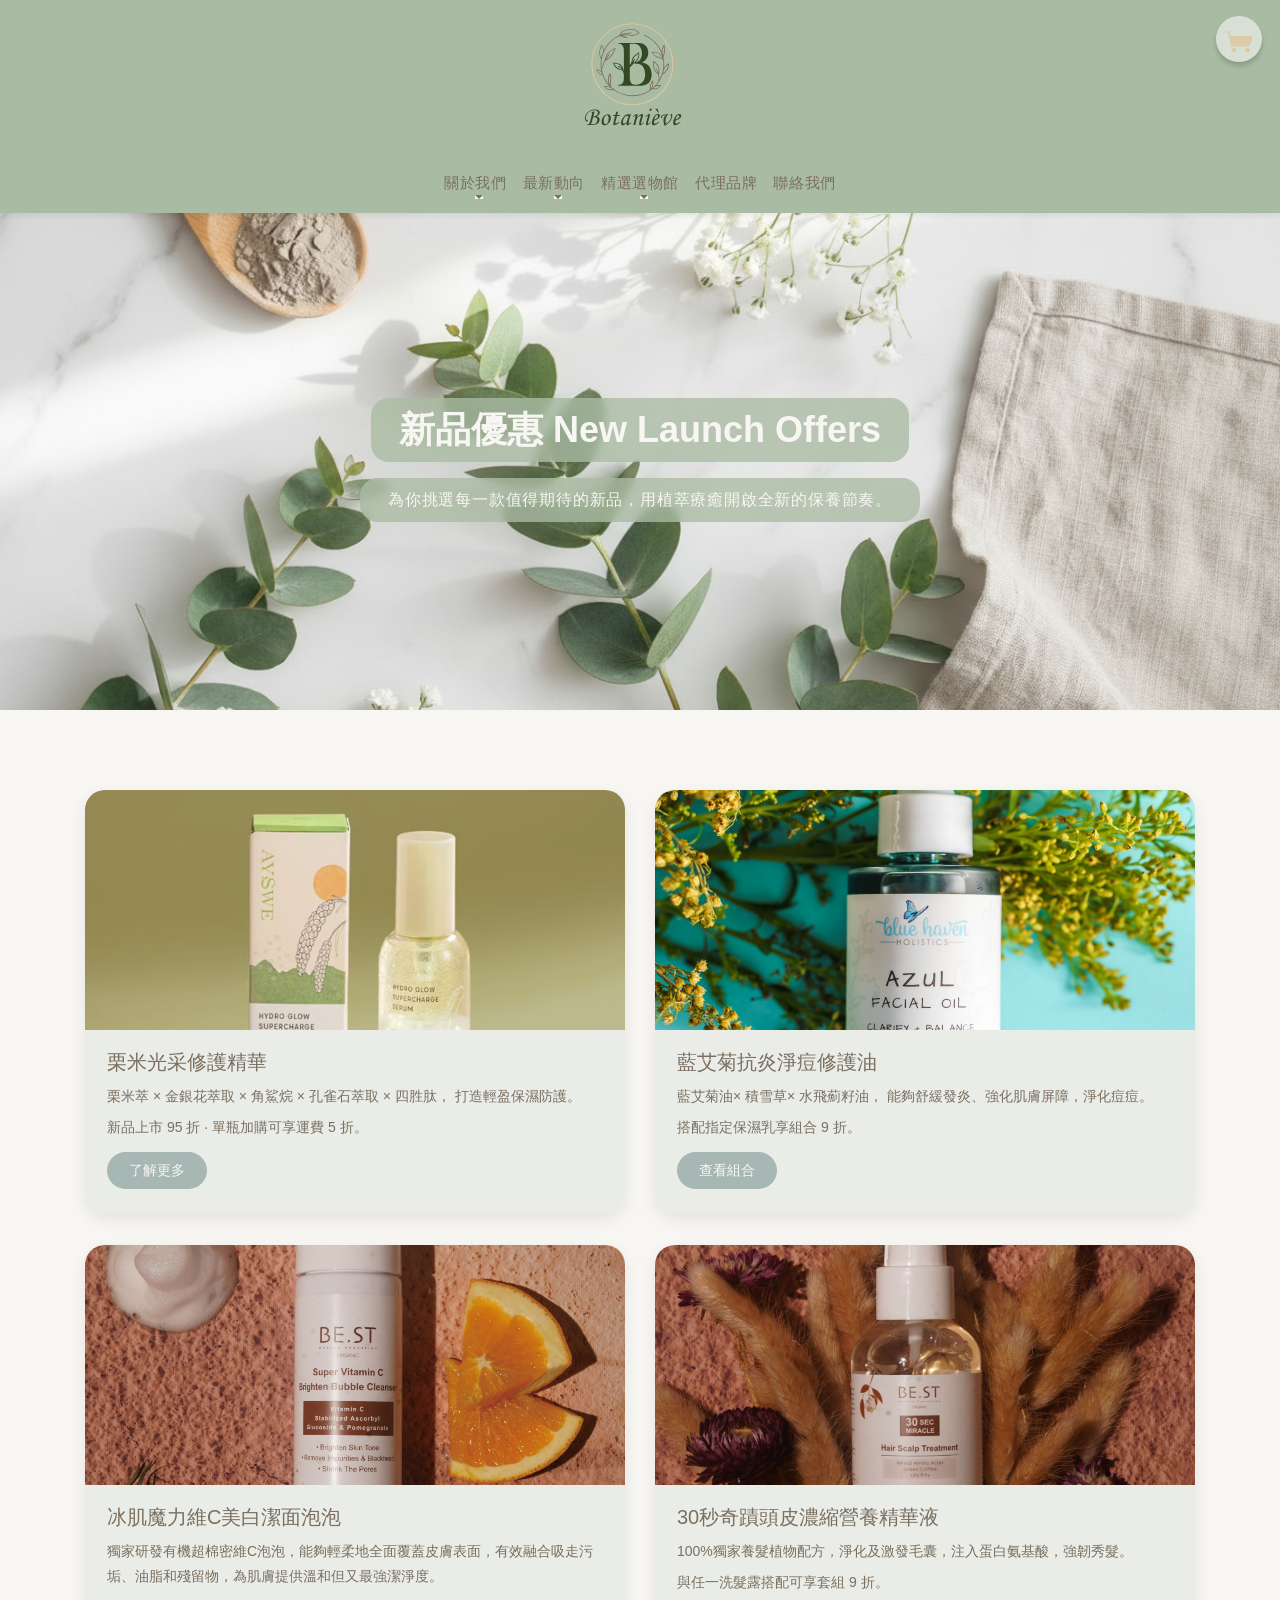
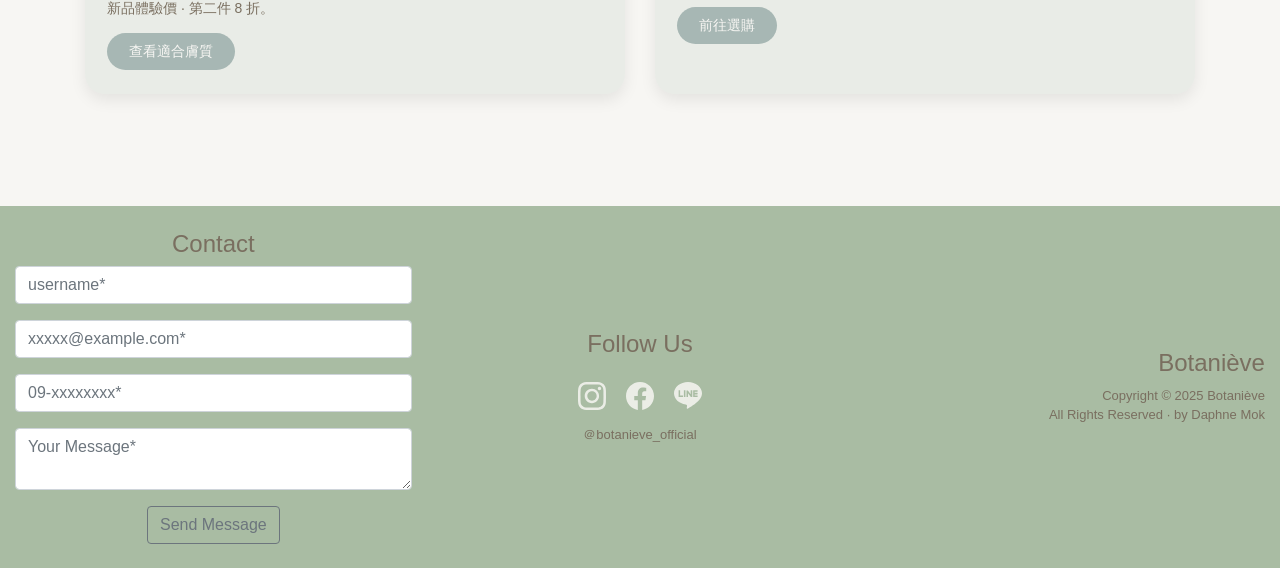
<file: new-items.html>
<!DOCTYPE html>
<html lang="zh-Hant">
<head>
  <meta charset="utf-8">
  <meta http-equiv="X-UA-Compatible" content="IE=edge">
  <meta name="viewport" content="width=device-width, initial-scale=1">
  <title>新品優惠 New Launch Offers</title>

  <!-- Bootstrap -->
  <link href="css/bootstrap-4.4.1.css" rel="stylesheet">
  <!-- 專用樣式，可以依需要改名 -->
  <link href="css/new-items_style.css" rel="stylesheet" type="text/css">
</head>

<body style="padding-top:210px">

<!-- ───── Topbar：Logo + Navbar（跟前面頁面一致）───── -->
<div class="topbar fixed-top">
  <header class="logo-header bg-light">
    <a href="index.html" class="navbar-brand">
      <img src="images/Logo.svg" alt="Botaniève Logo">
    </a>
	<div class="cart-icon"><img src="images/cart-fill.svg" alt="cart icon"></div>
  </header>
	<nav class="navbar navbar-light navbar-expand-lg bg-light">
    <div class="container d-flex justify-content-center">
      <button class="navbar-toggler" type="button" data-toggle="collapse" data-target="#navbarSupportedContent1"
            aria-controls="navbarSupportedContent1" aria-expanded="false" aria-label="Toggle navigation">
      <span class="navbar-toggler-icon"></span> 
    </button>
    <div class="collapse navbar-collapse justify-content-center" id="navbarSupportedContent1">
      <ul class="navbar-nav">
          <li class="nav-item dropdown"> <a class="nav-link dropdown-toggle" href="aboutus.html" id="navbarDropdown1" role="button" data-toggle="dropdown" aria-haspopup="true" aria-expanded="false">關於我們</a>
		  	<div class="dropdown-menu .dropdown-menu-dark " aria-labelledby="navbarDropdown1">
				<a class="dropdown-item js-scroll-trigger" href="aboutus.html#brand-story">品牌故事</a> 
				<a class="dropdown-item js-scroll-trigger" href="aboutus.html#brand-philosophy">品牌理念</a>
              	<a class="dropdown-item js-scroll-trigger" href="aboutus.html#brand-manifesto">品牌宣言</a>
			</div>
		  </li>
          <li class="nav-item dropdown"> <a class="nav-link dropdown-toggle" href="news.html" id="navbarDropdown2" role="button" data-toggle="dropdown" aria-haspopup="true" aria-expanded="false">最新動向</a>
		  	<div class="dropdown-menu" aria-labelledby="navbarDropdown1">
				<a class="dropdown-item" href="monthly.html">本月優惠</a> 
				<a class="dropdown-item" href="brand-events.html">品牌活動</a>
				<a class="dropdown-item" href="new-items.html">新品優惠</a>
				<a class="dropdown-item" href="seasonal.html">季節優惠</a>
			</div>
		  </li>
          <li class="nav-item dropdown"> <a class="nav-link dropdown-toggle" href="selection.html" id="navbarDropdown3" role="button" data-toggle="dropdown" aria-haspopup="true" aria-expanded="false"> 精選選物館 </a>
            <div class="dropdown-menu" aria-labelledby="navbarDropdown1">
				<a class="dropdown-item" href="#">面部護理</a> 
				<a class="dropdown-item" href="#">身體護理</a>
              	<a class="dropdown-item" href="#">頭發護理</a>
				<a class="dropdown-item" href="#">化妝品</a>
			</div>
          </li>
          <li class="nav-item"> <a class="nav-link js-scroll-trigger" href="brands.html">代理品牌</a> </li>
		  <li class="nav-item"> <a class="nav-link js-scroll-trigger" href="contact.html">聯絡我們</a> </li>
        </ul>
      </div>
	  </div>
	</nav>
</div>

<!-- ───── Hero：新品優惠主題區 ───── -->
<section id="new-hero">
  <div class="new-hero-bg d-flex align-items-center justify-content-center text-center">
    <div class="new-hero-content">
      <h1 class="new-hero-title">新品優惠 New Launch Offers</h1>
	  <br>
      <p class="new-hero-sub">
        為你挑選每一款值得期待的新品，用植萃療癒開啟全新的保養節奏。
      </p>
    </div>
  </div>
</section>

<!-- ───── 新品卡片區（2 欄卡片排版） ───── -->
<section id="new-items">
  <div class="container">
    <div class="row new-items-row">

      <!-- 新品 1 -->
      <div class="col-md-6">
        <article class="new-card">
          <div class="new-img-wrap">
            <img src="images/栗米光采修護精華.jpg" class="new-img" alt="晨光舒緩精華 Mist">
          </div>
          <div class="new-body">
            <h3 class="new-title">栗米光采修護精華</h3>
            <p class="new-desc">
              栗米萃 × 金銀花萃取 × 角鯊烷 × 孔雀石萃取 × 四胜肽， 打造輕盈保濕防護。
            </p>
            <p class="new-offer">新品上市 95 折 · 單瓶加購可享運費 5 折。</p>
            <a href="#" class="btn more-btn">了解更多</a>
          </div>
        </article>
      </div>

      <!-- 新品 2 -->
      <div class="col-md-6">
        <article class="new-card">
          <div class="new-img-wrap">
            <img src="images/藍艾菊抗炎淨痘修護油.avif" class="new-img" alt="夜間修復植萃油">
          </div>
          <div class="new-body">
            <h3 class="new-title">藍艾菊抗炎淨痘修護油</h3>
            <p class="new-desc">
              藍艾菊油× 積雪草× 水飛薊籽油， 能夠舒緩發炎、強化肌膚屏障，淨化痘痘。
            </p>
            <p class="new-offer">搭配指定保濕乳享組合 9 折。</p>
            <a href="#" class="btn more-btn">查看組合</a>
          </div>
        </article>
      </div>

      <!-- 新品 3 -->
      <div class="col-md-6">
        <article class="new-card">
          <div class="new-img-wrap">
            <img src="images/冰肌魔力維C美白潔面泡泡.png" class="new-img" alt="輕盈平衡控油乳">
          </div>
          <div class="new-body">
            <h3 class="new-title">冰肌魔力維C美白潔面泡泡</h3>
            <p class="new-desc">
              獨家研發有機超棉密維C泡泡，能夠輕柔地全面覆蓋皮膚表面，有效融合吸走污垢、油脂和殘留物，為肌膚提供溫和但又最強潔淨度。
            </p>
            <p class="new-offer">新品體驗價 · 第二件 8 折。</p>
            <a href="#" class="btn more-btn">查看適合膚質</a>
          </div>
        </article>
      </div>

      <!-- 新品 4 -->
      <div class="col-md-6">
        <article class="new-card">
          <div class="new-img-wrap">
            <img src="images/30秒奇蹟頭皮濃縮營養精華液.png" class="new-img" alt="柔霧舒緩潔顏露">
          </div>
          <div class="new-body">
            <h3 class="new-title">30秒奇蹟頭皮濃縮營養精華液</h3>
            <p class="new-desc">
              100%獨家養髮植物配方，淨化及激發毛囊，注入蛋白氨基酸，強韌秀髮。
            </p>
            <p class="new-offer">與任一洗髮露搭配可享套組 9 折。</p>
            <a href="#" class="btn more-btn">前往選購</a>
          </div>
        </article>
      </div>

    </div>
  </div>
</section>

<!-- ───── Footer：三等分（Contact / Follow / Brand）───── -->
<div class="container-fluid foot" id="foot">
  <div class="row py-4">
    <!-- 左：Contact -->
    <div class="col-md-4 text-center">
      <h4>Contact</h4>
      <form>
        <div class="form-group">
          <input class="form-control" type="text" id="name" placeholder="username*">
        </div>
        <div class="form-group">
          <input class="form-control" type="email" id="email" placeholder="xxxxx@example.com*">
        </div>
        <div class="form-group">
          <input class="form-control" type="tel" id="phone" placeholder="09-xxxxxxxx*">
        </div>
        <div class="form-group">
          <textarea class="form-control" id="Message" placeholder="Your Message*"></textarea>
        </div>
        <button type="button" class="btn btn-outline-secondary">Send Message</button>
      </form>
    </div>

      <!-- 中：社群 / 其他連結 -->
    <div class="col-md-4 text-center d-flex flex-column align-items-center justify-content-center" id="social">
      <h4>Follow Us</h4>
      <div class="social-icons">
    <a href="#" target="_blank">
      <img src="images/instagram.svg" alt="Instagram">
    </a>
    <a href="#" target="_blank">
      <img src="images/facebook.svg" alt="Facebook">
    </a>
    <a href="#" target="_blank">
      <img src="images/line.svg" alt="Line">
    </a>
  </div>
      <p class="copyright mb-0">＠botanieve_official</p>
    </div>

    <!-- 右：品牌名稱與版權 -->
    <div class="col-md-4 text-center text-md-right d-flex flex-column align-items-center align-items-md-end justify-content-center" id="copyright">
      <h4>Botaniève</h4>
      <p class="copyright mb-0">
        Copyright &copy; 2025 Botaniève<br>
        All Rights Reserved · by Daphne Mok
      </p>
    </div>
  </div>
</div>

<!-- JS -->
<script src="js/jquery-3.4.1.min.js"></script>
<script src="js/popper.min.js"></script>
<script src="js/bootstrap-4.4.1.js"></script>
<script src="js/jquery.easing.min.js"></script>

<!-- Dropdown 行為（和前面頁面一致） -->
<script>
$(document).ready(function () {
  var isTouchDevice = 'ontouchstart' in document.documentElement;

  // 桌機：滑過顯示 dropdown
  if (!isTouchDevice) {
    $('.navbar .dropdown').hover(
      function () {
        $(this).addClass('show');
        $(this).find('.dropdown-menu').addClass('show');
      },
      function () {
        $(this).removeClass('show');
        $(this).find('.dropdown-menu').removeClass('show');
      }
    );
  }

  // 點擊「關於我們 / 最新優惠」這類 dropdown 主連結
  $('.navbar .dropdown > a').on('click', function (e) {
    var href = $(this).attr('href');

    if ($(window).width() >= 450) {
      // ✅ 桌機：直接導頁到主頁（aboutus.html / news.html）
      e.preventDefault();
      window.location = href;
    } else {
      // ✅ 手機：只展開 / 收合 dropdown，不馬上跳頁
      e.preventDefault();
      var $parent = $(this).parent();
      $parent.toggleClass('show');
      $parent.find('.dropdown-menu').toggleClass('show');
    }
  });
});
</script>
</body>
</html>
</file>
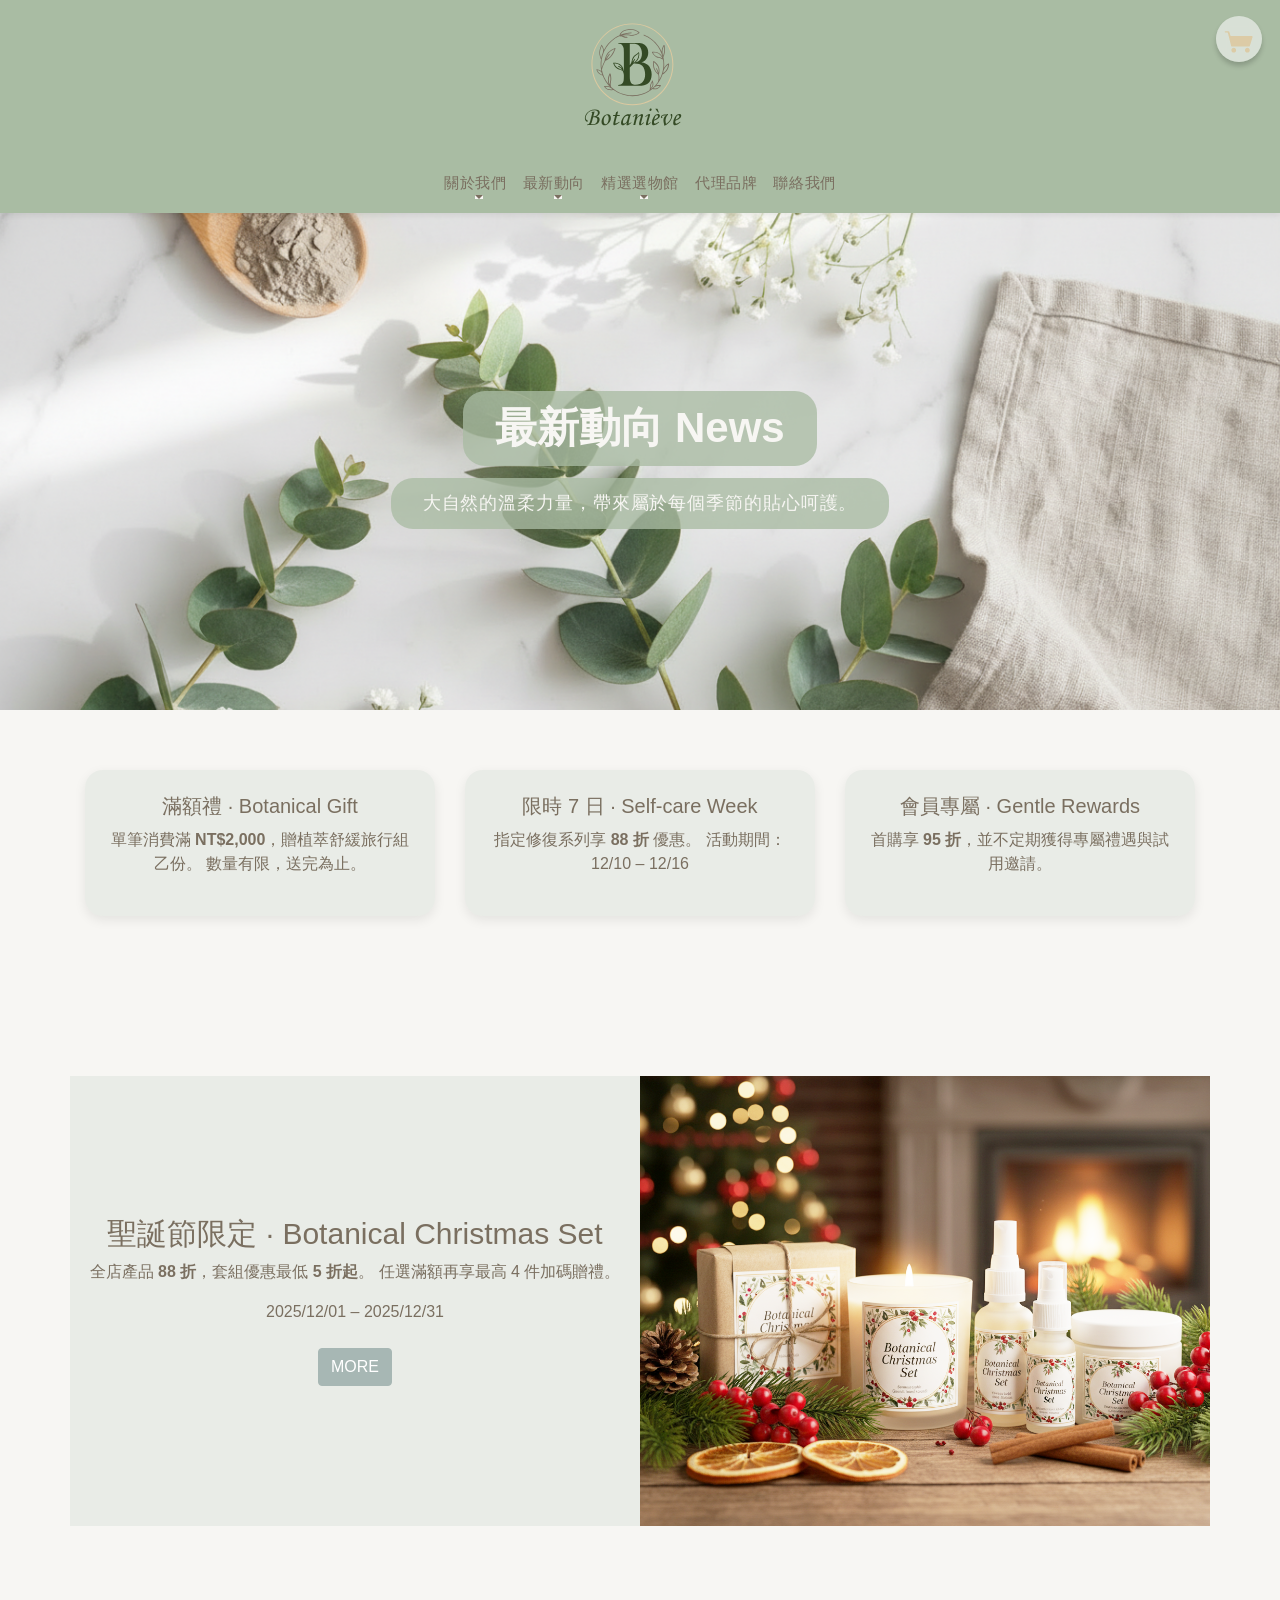
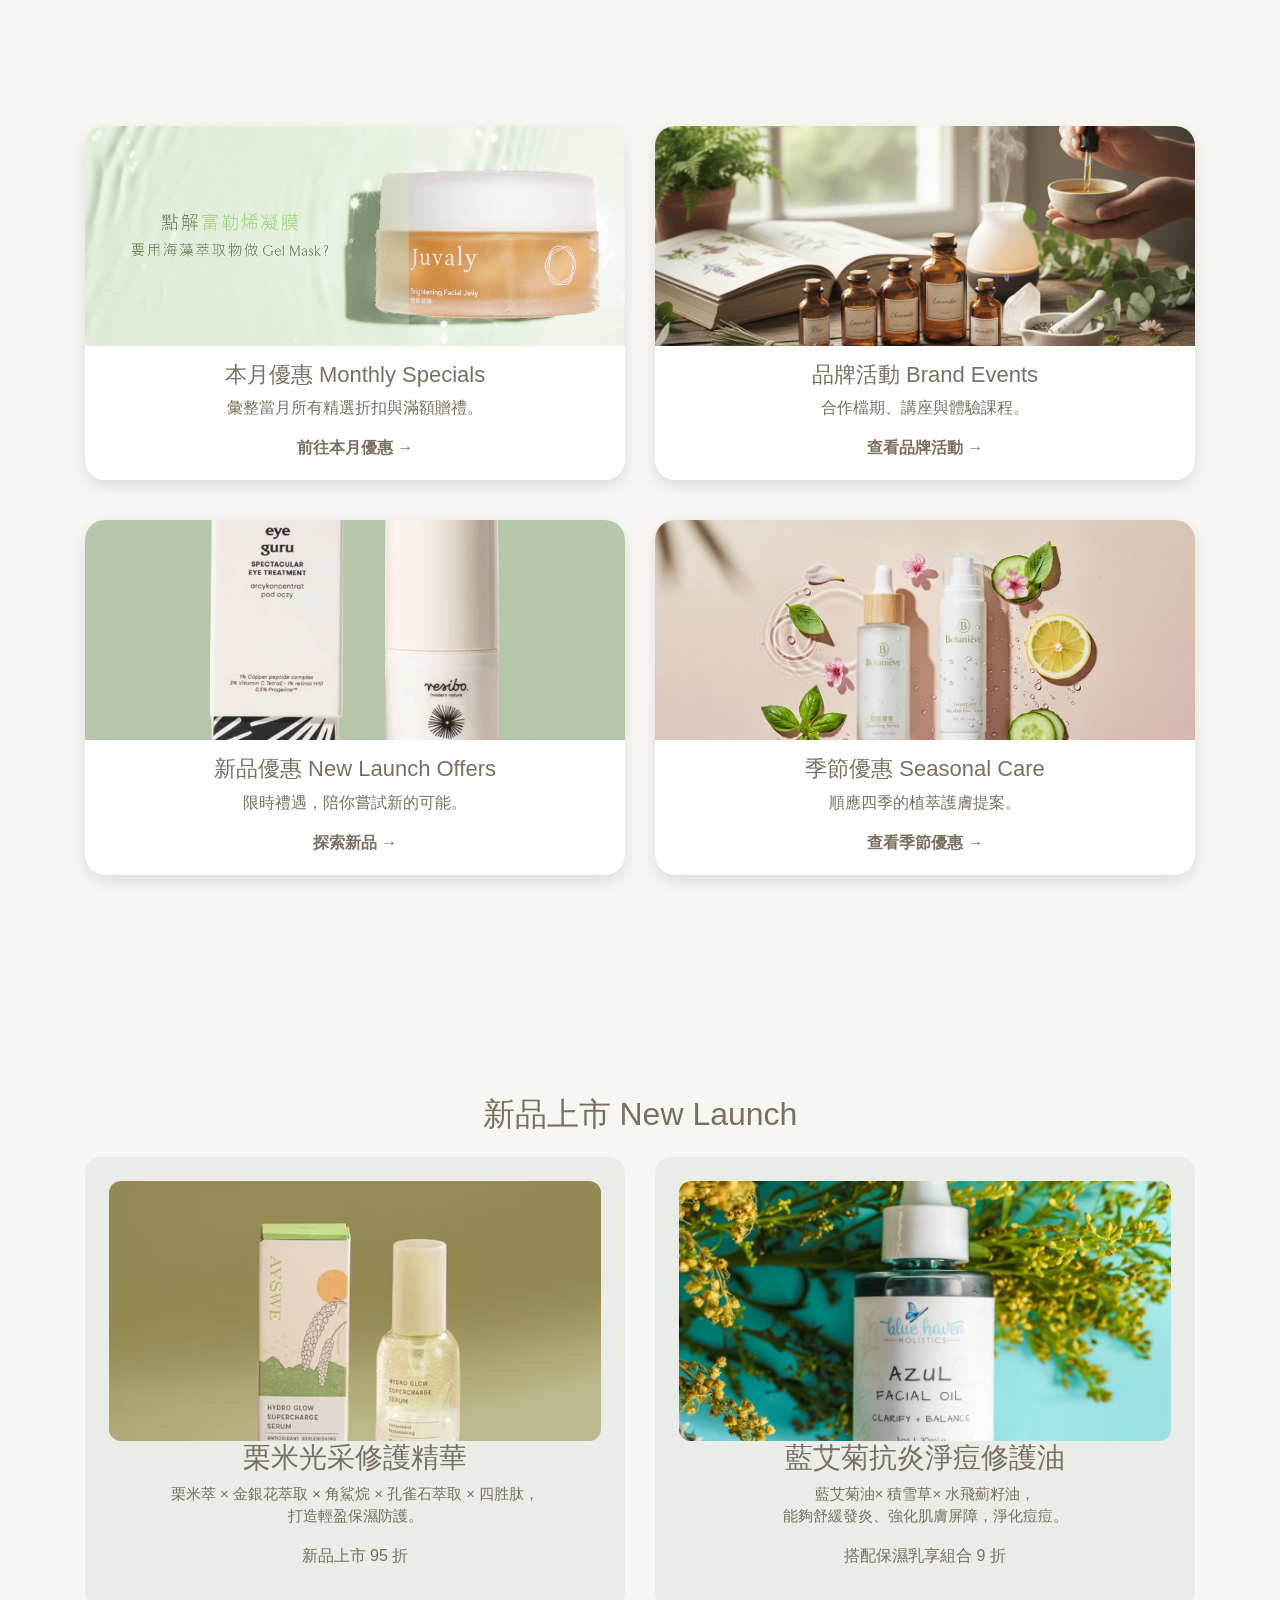
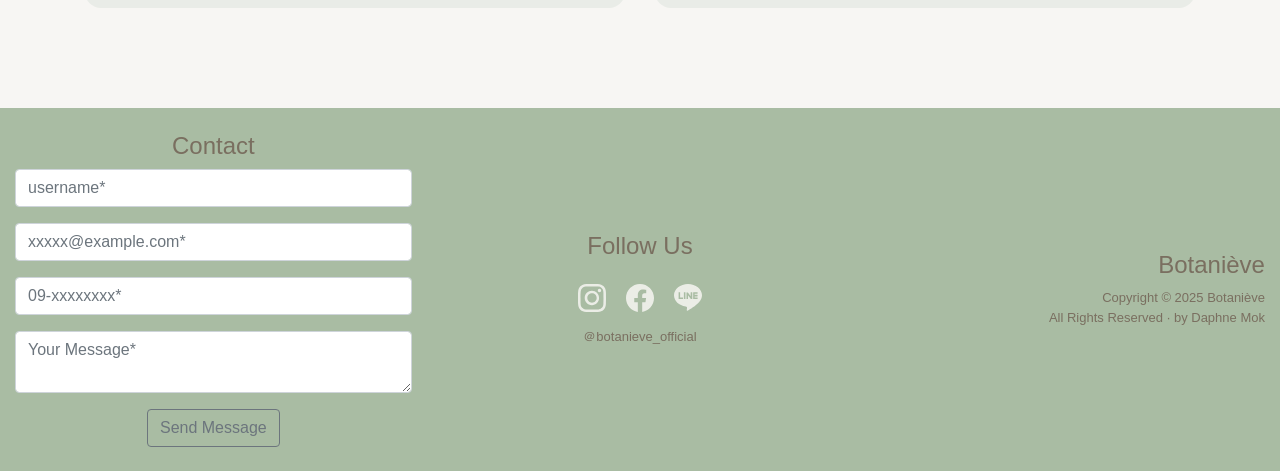
<file: news.html>
<!DOCTYPE html>
<html lang="en"><head>
<meta charset="utf-8">
<meta http-equiv="X-UA-Compatible" content="IE=edge">
<meta name="viewport" content="width=device-width, initial-scale=1">
<title>News</title>

<!-- Bootstrap -->
<link href="css/bootstrap-4.4.1.css" rel="stylesheet">
<link href="css/news_style.css" rel="stylesheet" type="text/css">
</head>
<body style="padding-top: 210px">
	<div class="topbar fixed-top">
	<header class="logo-header bg-light">
  	<a href="index.html" class="navbar-brand">
    	<img src="images/Logo.svg" alt="">
  	</a>
	<div class="cart-icon"><img src="images/cart-fill.svg" alt="cart icon"></div>
</header>
	<nav class="navbar navbar-light navbar-expand-lg bg-light">
    <div class="container d-flex justify-content-center">
      <button class="navbar-toggler" type="button" data-toggle="collapse" data-target="#navbarSupportedContent1"
            aria-controls="navbarSupportedContent1" aria-expanded="false" aria-label="Toggle navigation">
      <span class="navbar-toggler-icon"></span> 
    </button>
    <div class="collapse navbar-collapse justify-content-center" id="navbarSupportedContent1">
      <ul class="navbar-nav">
          <li class="nav-item dropdown"> <a class="nav-link dropdown-toggle" href="aboutus.html" id="navbarDropdown1" role="button" data-toggle="dropdown" aria-haspopup="true" aria-expanded="false">關於我們</a>
		  	<div class="dropdown-menu .dropdown-menu-dark " aria-labelledby="navbarDropdown1">
				<a class="dropdown-item js-scroll-trigger" href="aboutus.html#brand-story">品牌故事</a> 
				<a class="dropdown-item js-scroll-trigger" href="aboutus.html#brand-philosophy">品牌理念</a>
              	<a class="dropdown-item js-scroll-trigger" href="aboutus.html#brand-manifesto">品牌宣言</a>
			</div>
		  </li>
          <li class="nav-item dropdown"> <a class="nav-link dropdown-toggle" href="news.html" id="navbarDropdown2" role="button" data-toggle="dropdown" aria-haspopup="true" aria-expanded="false">最新動向</a>
		  	<div class="dropdown-menu" aria-labelledby="navbarDropdown1">
				<a class="dropdown-item" href="monthly.html">本月優惠</a> 
				<a class="dropdown-item" href="brand-events.html">品牌活動</a>
				<a class="dropdown-item" href="new-items.html">新品優惠</a>
				<a class="dropdown-item" href="seasonal.html">季節優惠</a>
			</div>
		  </li>
          <li class="nav-item dropdown"> <a class="nav-link dropdown-toggle" href="selection.html" id="navbarDropdown3" role="button" data-toggle="dropdown" aria-haspopup="true" aria-expanded="false"> 精選選物館 </a>
            <div class="dropdown-menu" aria-labelledby="navbarDropdown1">
				<a class="dropdown-item" href="#">面部護理</a> 
				<a class="dropdown-item" href="#">身體護理</a>
              	<a class="dropdown-item" href="#">頭發護理</a>
				<a class="dropdown-item" href="#">化妝品</a>
			</div>
          </li>
          <li class="nav-item"> <a class="nav-link js-scroll-trigger" href="brands.html">代理品牌</a> </li>
		  <li class="nav-item"> <a class="nav-link js-scroll-trigger" href="contact.html">聯絡我們</a> </li>
        </ul>
      </div>
	  </div>
	</nav>
</div>		
<section id="promo-hero">
  <div class="promo-hero-bg d-flex flex-column align-items-center justify-content-center text-center ">
    <div class="promo-hero-content text-center">
      <h1 class="promo-hero-title">最新動向 News</h1>
      <br>
      <p class="promo-hero-sub">大自然的溫柔力量，帶來屬於每個季節的貼心呵護。
      </p>
    </div>
  </div>
</section>
  <section id="promo-focus">
  <div class="container">

    <div class="row justify-content-center g-4">

      <!-- 滿額禮 -->
      <div class="col-md-4">
        <div class="focus-card">
          <h4 class="focus-title">滿額禮 · Botanical Gift</h4>
          <p class="focus-text">
            單筆消費滿 <strong>NT$2,000</strong>，贈植萃舒緩旅行組乙份。  
            數量有限，送完為止。
          </p>
        </div>
      </div>

      <!-- 限時優惠 -->
      <div class="col-md-4">
        <div class="focus-card">
          <h4 class="focus-title">限時 7 日 · Self-care Week</h4>
          <p class="focus-text">
            指定修復系列享 <strong>88 折</strong> 優惠。  
            活動期間：12/10 – 12/16
          </p>
        </div>
      </div>

      <!-- 會員禮 -->
      <div class="col-md-4">
        <div class="focus-card">
          <h4 class="focus-title">會員專屬 · Gentle Rewards</h4>
          <p class="focus-text">
            首購享 <strong>95 折</strong>，並不定期獲得專屬禮遇與試用邀請。
          </p>
        </div>
      </div>

    </div>

  </div>
</section>
<section id="promo-feature">
  <div class="container-fluid">

    <div class="row g-0 promo-feature-row">

      <!-- 文案 -->
      <div class="col-xl-6 d-flex flex-column justify-content-center align-items-center text-center promo-feature-text">
        <h2 class="pslogan-title">聖誕節限定 · Botanical Christmas Set</h2>
        <p class="pslogan-text">
          全店產品 <strong>88 折</strong>，套組優惠最低 <strong>5 折起</strong>。  
          任選滿額再享最高 4 件加碼贈禮。
        </p>
        <p class="promo-date">2025/12/01 – 2025/12/31</p>
        <button type="button" class="btn more-btn mt-2">MORE</button>
      </div>

      <!-- 圖片 -->
      <div class="col-xl-6 promo-img-wrap">
        <img src="images/Firefly_聖誕節限定 · Botanical Christmas Set_New.png" alt="" class="promo-img">
      </div>

    </div>

  </div>
</section>

<section id="promo-categories">
  <div class="container">
    <div class="row g-4">

      <!-- 本月優惠 -->
      <div class="col-md-6">
        <div class="category-card">
          <img src="images/2024_Jul24-02_NEW.jpg" class="category-img"  alt="">
          <h3 class="category-title">本月優惠 Monthly Specials</h3>
          <p class="category-desc">彙整當月所有精選折扣與滿額贈禮。</p>
          <a href="monthly.html" class="category-link">前往本月優惠 →</a>
        </div>
      </div>

      <!-- 品牌活動 -->
      <div class="col-md-6">
        <div class="category-card">
          <img src="images/Firefly_植物療癒講座.png" class="category-img"  alt="">
          <h3 class="category-title">品牌活動 Brand Events</h3>
          <p class="category-desc">合作檔期、講座與體驗課程。</p>
          <a href="brand-events.html" class="category-link">查看品牌活動 →</a>
        </div>
      </div>

      <!-- 新品優惠 -->
      <div class="col-md-6">
        <div class="category-card">
          <img src="images/EyeGuru-karuzela-3.jpg" class="category-img"  alt="">
          <h3 class="category-title">新品優惠 New Launch Offers</h3>
          <p class="category-desc">限時禮遇，陪你嘗試新的可能。</p>
          <a href="new-items.html" class="category-link">探索新品 →</a>
        </div>
      </div>

      <!-- 季節優惠 -->
      <div class="col-md-6">
        <div class="category-card">
          <img src="images/Firefly_Spring · 春季保濕穩膚_舒緩精華 × 無酒精化妝水.jpg" class="category-img"  alt="">
          <h3 class="category-title">季節優惠 Seasonal Care</h3>
          <p class="category-desc">順應四季的植萃護膚提案。</p>
          <a href="seasonal.html" class="category-link">查看季節優惠 →</a>
        </div>
      </div>

    </div>
  </div>
</section>
<section id="new-launch">
  <div class="container">

    <h2 class="section-title text-center">新品上市 New Launch</h2>

    <div class="row g-4">

      <!-- 新品 1 -->
      <div class="col-md-6">
        <div class="new-card">
          <img src="images/栗米光采修護精華.jpg" class="new-img"  alt="">
          <h3 class="new-title">栗米光采修護精華</h3>
          <p class="new-desc">
          栗米萃 × 金銀花萃取 × 角鯊烷 × 孔雀石萃取 × 四胜肽，<br>打造輕盈保濕防護。</p>
          <p class="new-offer">新品上市 95 折</p>
        </div>
      </div>

      <!-- 新品 2 -->
      <div class="col-md-6">
        <div class="new-card">
          <img src="images/藍艾菊抗炎淨痘修護油.avif" class="new-img"  alt="">
          <h3 class="new-title">藍艾菊抗炎淨痘修護油</h3>
          <p class="new-desc">
            藍艾菊油× 積雪草× 水飛薊籽油，<br>能夠舒緩發炎、強化肌膚屏障，淨化痘痘。
          </p>
          <p class="new-offer">搭配保濕乳享組合 9 折</p>
        </div>
      </div>

    </div>

  </div>
</section>

	<div class="container-fluid foot" id="foot">
  <div class="row py-4">

    <!-- 左：Contact 表單 -->
    <div class="col-md-4 text-center">
      <h4>Contact</h4>
      <form>
        <div class="form-group">
          <input class="form-control" type="text" id="name" placeholder="username*">
        </div>
        <div class="form-group">
          <input class="form-control" type="email" id="email" placeholder="xxxxx@example.com*">
        </div>
        <div class="form-group">
          <input class="form-control" type="tel" id="phone" placeholder="09-xxxxxxxx*">
        </div>
        <div class="form-group">
          <textarea class="form-control" id="Message" placeholder="Your Message*"></textarea>
        </div>
        <button type="button" class="btn btn-outline-secondary">Send Message</button>
      </form>
    </div>

     <!-- 中：社群 / 其他連結 -->
    <div class="col-md-4 text-center d-flex flex-column align-items-center justify-content-center" id="social">
      <h4>Follow Us</h4>
      <div class="social-icons">
    <a href="#" target="_blank">
      <img src="images/instagram.svg" alt="Instagram">
    </a>
    <a href="#" target="_blank">
      <img src="images/facebook.svg" alt="Facebook">
    </a>
    <a href="#" target="_blank">
      <img src="images/line.svg" alt="Line">
    </a>
  </div>
      <p class="copyright mb-0">＠botanieve_official</p>
    </div>

    <!-- 右：品牌名稱與版權 -->
    <div class="col-md-4 text-center text-md-right d-flex flex-column align-items-center align-items-md-end justify-content-center" id="copyright">
      <h4>Botaniève</h4>
      <p class="copyright mb-0">
        Copyright &copy; 2025 Botaniève<br>
        All Rights Reserved &middot; by Daphne Mok
      </p>
    </div>

  </div>
</div>

<!-- jQuery (necessary for Bootstrap's JavaScript plugins) --> 
<script src="js/jquery-3.4.1.min.js"></script>

<!-- Include all compiled plugins (below), or include individual files as needed --> 
<script src="js/popper.min.js"></script>
<script src="js/bootstrap-4.4.1.js"></script>
<script type="text/javascript" src="js/freelancer.min.js"></script>
<script type="text/javascript" src="js/jquery.easing.min.js"></script>
<script>$(document).ready(function () {
  var isTouchDevice = 'ontouchstart' in document.documentElement;

  // 桌機：滑過顯示 dropdown
  if (!isTouchDevice) {
    $('.navbar .dropdown').hover(
      function () {
        $(this).addClass('show');
        $(this).find('.dropdown-menu').addClass('show');
      },
      function () {
        $(this).removeClass('show');
        $(this).find('.dropdown-menu').removeClass('show');
      }
    );
  }

  // 點擊「關於我們 / 最新優惠」這類 dropdown 主連結
  $('.navbar .dropdown > a').on('click', function (e) {
    var href = $(this).attr('href');

    if ($(window).width() >= 450) {
      // ✅ 桌機：直接導頁到主頁（aboutus.html / news.html）
      e.preventDefault();
      window.location = href;
    } else {
      // ✅ 手機：只展開 / 收合 dropdown，不馬上跳頁
      e.preventDefault();
      var $parent = $(this).parent();
      $parent.toggleClass('show');
      $parent.find('.dropdown-menu').toggleClass('show');
    }
  });
});
</script>
</body>
</html>
</file>
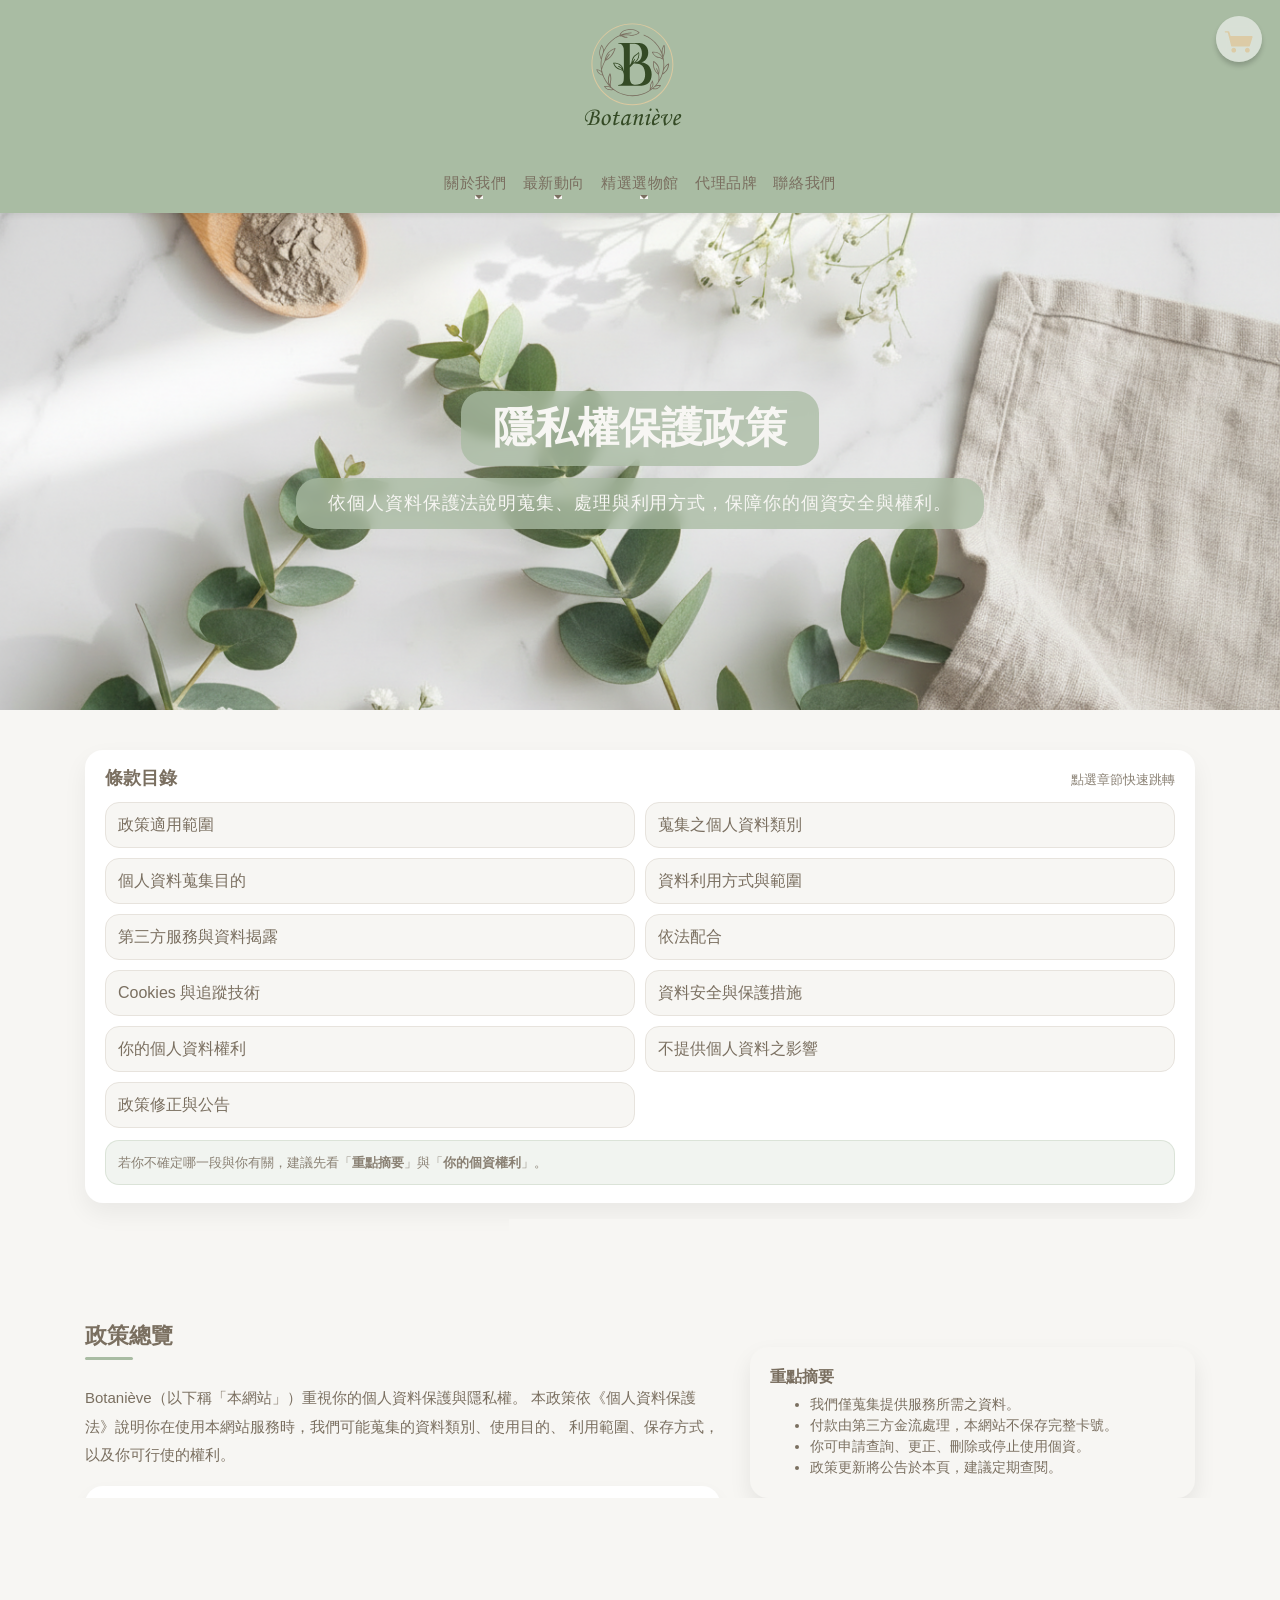
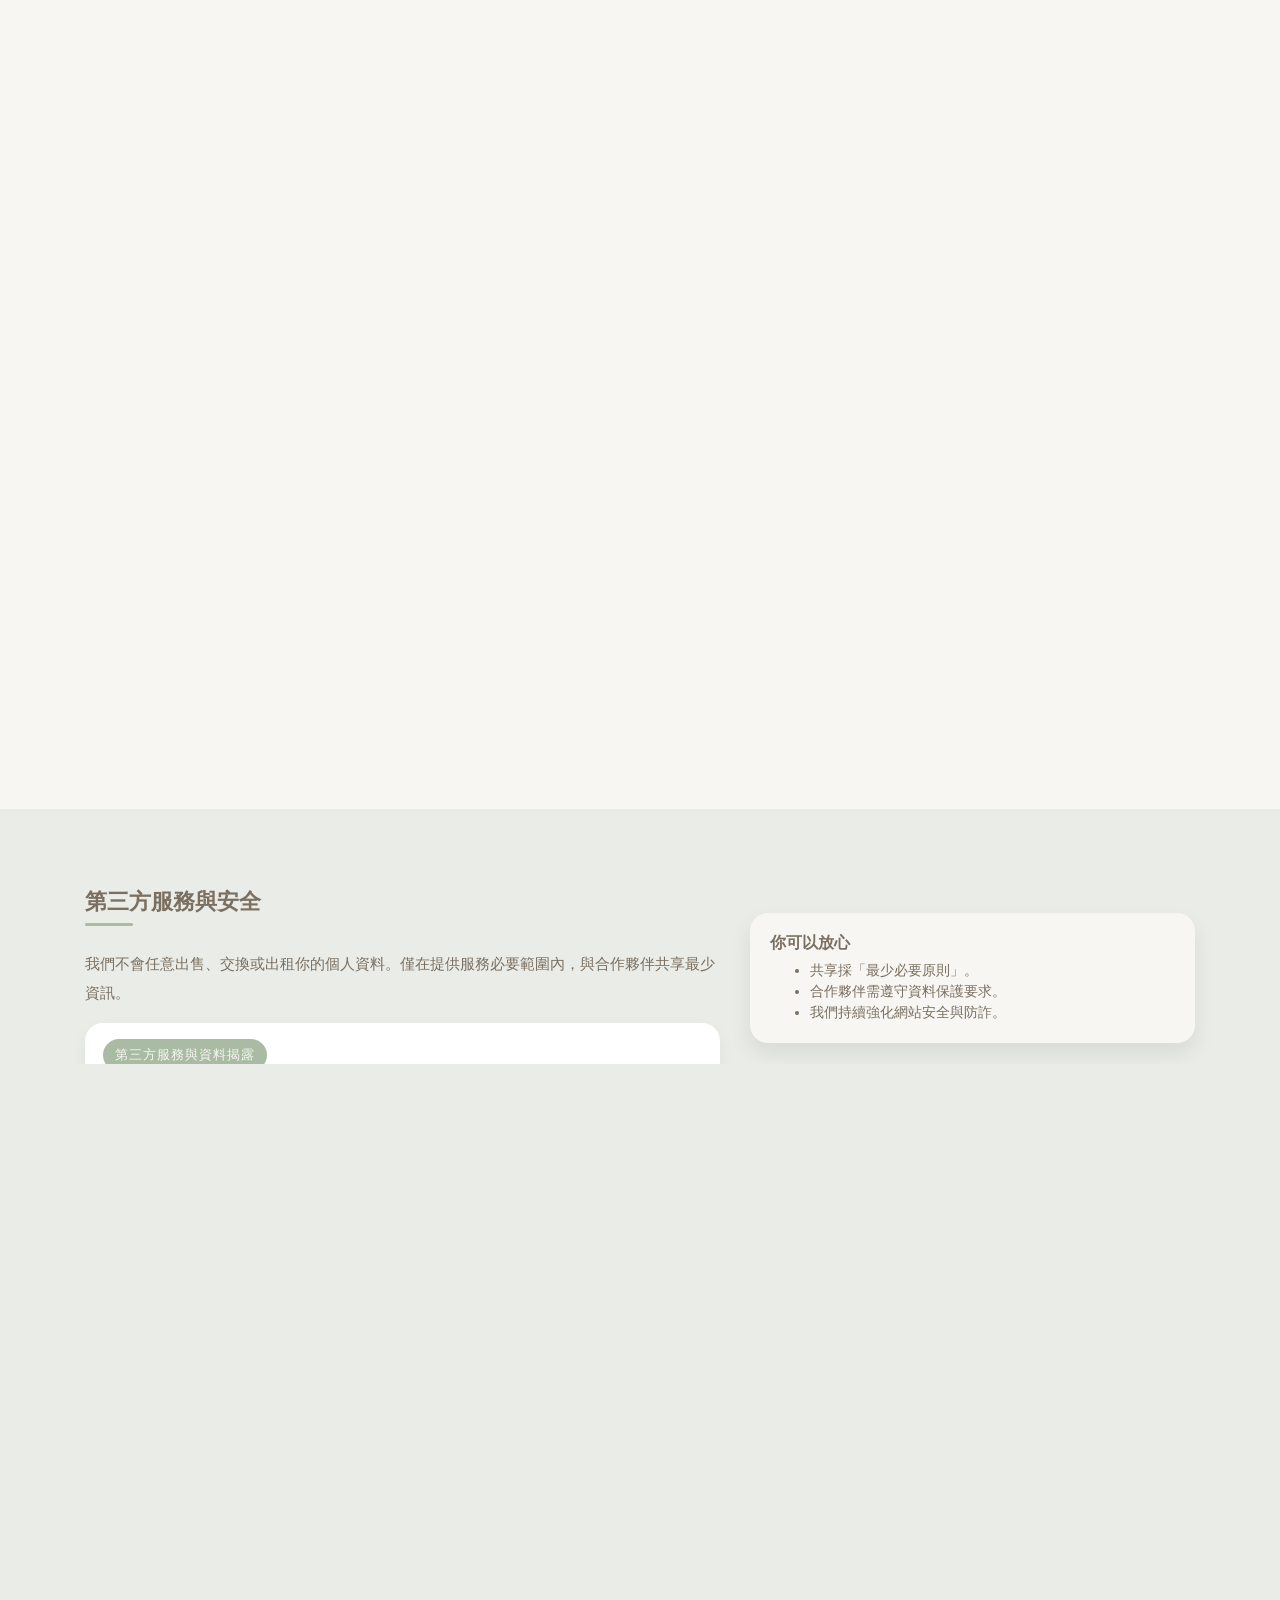
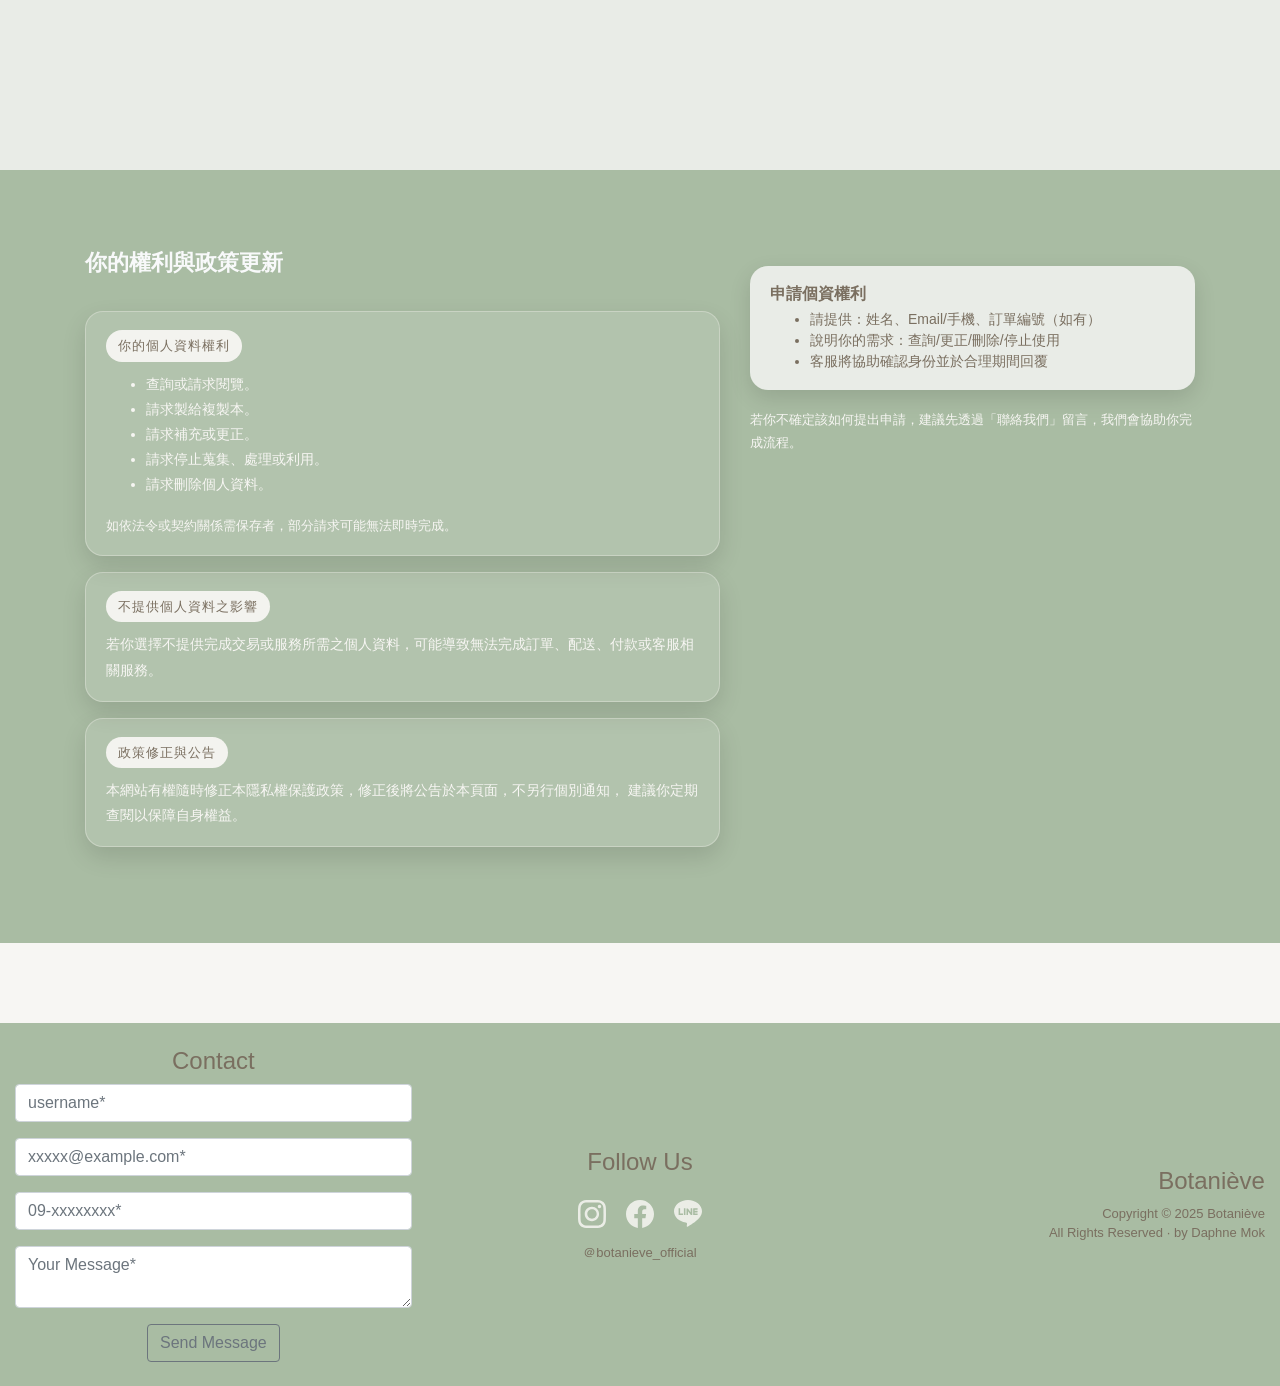
<file: privacy.html>
<!DOCTYPE html>
<html lang="zh-Hant">
<head>
  <meta charset="utf-8">
  <meta http-equiv="X-UA-Compatible" content="IE=edge">
  <meta name="viewport" content="width=device-width, initial-scale=1">

  <title>隱私權保護政策</title>

  <!-- Bootstrap -->
  <link href="css/bootstrap-4.4.1.css" rel="stylesheet">
  <!-- 本頁 CSS -->
  <link href="css/privacy_style.css" rel="stylesheet" type="text/css">
</head>

<body style="padding-top: 210px">

  <!-- ───── Topbar：Logo + Navbar（沿用你現有） ───── -->
  <div class="topbar fixed-top">
    <header class="logo-header bg-light">
      <a href="index.html" class="navbar-brand">
        <img src="images/Logo.svg" alt="">
      </a>
      <div class="cart-icon"><img src="images/cart-fill.svg" alt="cart icon"></div>
    </header>

    <nav class="navbar navbar-light navbar-expand-lg bg-light">
      <div class="container d-flex justify-content-center">
        <button class="navbar-toggler" type="button" data-toggle="collapse" data-target="#navbarSupportedContent1"
          aria-controls="navbarSupportedContent1" aria-expanded="false" aria-label="Toggle navigation">
          <span class="navbar-toggler-icon"></span>
        </button>

        <div class="collapse navbar-collapse justify-content-center" id="navbarSupportedContent1">
          <ul class="navbar-nav">
            <li class="nav-item dropdown">
              <a class="nav-link dropdown-toggle" href="aboutus.html" id="navbarDropdown1" role="button" data-toggle="dropdown"
                aria-haspopup="true" aria-expanded="false">關於我們</a>
              <div class="dropdown-menu" aria-labelledby="navbarDropdown1">
                <a class="dropdown-item js-scroll-trigger" href="aboutus.html#brand-story">品牌故事</a>
                <a class="dropdown-item js-scroll-trigger" href="aboutus.html#brand-philosophy">品牌理念</a>
                <a class="dropdown-item js-scroll-trigger" href="aboutus.html#brand-manifesto">品牌宣言</a>
              </div>
            </li>

            <li class="nav-item dropdown">
              <a class="nav-link dropdown-toggle" href="news.html" id="navbarDropdown2" role="button" data-toggle="dropdown"
                aria-haspopup="true" aria-expanded="false">最新動向</a>
              <div class="dropdown-menu" aria-labelledby="navbarDropdown2">
                <a class="dropdown-item" href="monthly.html">本月優惠</a>
                <a class="dropdown-item" href="brand-events.html">品牌活動</a>
                <a class="dropdown-item" href="new-items.html">新品優惠</a>
                <a class="dropdown-item" href="seasonal.html">季節優惠</a>
              </div>
            </li>

            <li class="nav-item dropdown">
              <a class="nav-link dropdown-toggle" href="selection.html" id="navbarDropdown3" role="button" data-toggle="dropdown"
                aria-haspopup="true" aria-expanded="false">精選選物館</a>
              <div class="dropdown-menu" aria-labelledby="navbarDropdown3">
                <a class="dropdown-item" href="#">面部護理</a>
                <a class="dropdown-item" href="#">身體護理</a>
                <a class="dropdown-item" href="#">頭髮護理</a>
                <a class="dropdown-item" href="#">化妝品</a>
              </div>
            </li>

            <li class="nav-item"><a class="nav-link js-scroll-trigger" href="brands.html">代理品牌</a></li>
            <li class="nav-item"><a class="nav-link js-scroll-trigger" href="contact.html">聯絡我們</a></li>
          </ul>
        </div>
      </div>
    </nav>
  </div>

  <!-- ───── Hero ───── -->
  <section id="slogan">
    <div class="privacy-hero d-flex flex-column align-items-center justify-content-center text-center hero-banner">
      <h1 class="privacy-title">隱私權保護政策</h1>
      <p class="privacy-subtitle">依個人資料保護法說明蒐集、處理與利用方式，保障你的個資安全與權利。</p>
    </div>
  </section>

  <!-- ───── Main ───── -->
  <main class="privacy-main">
		<!-- ───── 目錄（錨點） ───── -->
		<section id="toc" class="privacy-section section-light toc-section">
		  <div class="container">
			<div class="toc-card">
			  <div class="toc-header">
				<h2 class="toc-title">條款目錄</h2>
				<p class="toc-subtitle">點選章節快速跳轉</p>
			  </div>

			  <div class="toc-grid">
				<a class="toc-item" href="#scope">政策適用範圍</a>
				<a class="toc-item" href="#data-types">蒐集之個人資料類別</a>
				<a class="toc-item" href="#purpose">個人資料蒐集目的</a>
				<a class="toc-item" href="#usage">資料利用方式與範圍</a>
				<a class="toc-item" href="#third-party">第三方服務與資料揭露</a>
				<a class="toc-item" href="#lawful">依法配合</a>
				<a class="toc-item" href="#cookies">Cookies 與追蹤技術</a>
				<a class="toc-item" href="#security">資料安全與保護措施</a>
				<a class="toc-item" href="#rights">你的個人資料權利</a>
				<a class="toc-item" href="#impact">不提供個人資料之影響</a>
				<a class="toc-item" href="#update">政策修正與公告</a>
			  </div>

      <div class="toc-note">
        若你不確定哪一段與你有關，建議先看「<strong>重點摘要</strong>」與「<strong>你的個資權利</strong>」。
      </div>
    </div>
  </div>
</section>
    <!-- 區塊一：總覽（條款） -->
    <section id="privacy-overview" class="privacy-section section-light">
      <div class="container">
        <div class="row">

          <!-- 左：條款卡片 -->
          <div class="col-lg-7">
            <h2 class="about-heading mb-3">政策總覽</h2>
            <p class="section-intro">
              Botaniève（以下稱「本網站」）重視你的個人資料保護與隱私權。
              本政策依《個人資料保護法》說明你在使用本網站服務時，我們可能蒐集的資料類別、使用目的、
              利用範圍、保存方式，以及你可行使的權利。
            </p>

            <div class="policy-card" id="scope">
              <div class="policy-tag">政策適用範圍</div>
              <p>
                本政策適用於你使用本網站各項服務，包含但不限於網站瀏覽、會員註冊、商品訂購、付款、配送、
                退換貨、客服聯繫、行銷活動參與等。
              </p>
              <p class="mb-0">
                若你經由本網站連結至其他第三方網站，該網站之隱私權政策將另行適用，本網站不負其資料保護責任。
              </p>
            </div>

            <div class="policy-card" id="data-types">
              <div class="policy-tag">蒐集之個人資料類別</div>
              <ul class="mb-0">
                <li><strong>識別類資料</strong>：姓名、聯絡電話、電子郵件、地址、收件人資訊。</li>
                <li><strong>交易類資料</strong>：訂單內容、付款方式（不含完整信用卡號）、發票資訊、退換貨紀錄。</li>
                <li><strong>客服互動資料</strong>：你提供之訊息、圖片、附件與對話紀錄。</li>
                <li><strong>網站使用資料</strong>：IP 位址、裝置資訊、瀏覽紀錄、Cookies 與類似技術。</li>
              </ul>
            </div>

            <div class="policy-card" id="purpose">
              <div class="policy-tag">個人資料蒐集目的</div>
              <ul class="mb-0">
                <li>行銷業務與品牌活動通知。</li>
                <li>消費者、客戶管理與服務。</li>
                <li>網路購物及其他電子商務服務。</li>
                <li>履行契約義務（訂單、付款、配送、售後服務）。</li>
                <li>會計、稅務及依法令規定之相關作業。</li>
                <li>資訊與資料庫管理、資安維護與風險控管。</li>
              </ul>
            </div>

            <div class="policy-card" id="usage">
              <div class="policy-tag">資料利用方式與範圍</div>
              <ul class="mb-0">
                <li><strong>期間</strong>：於蒐集目的存續期間，或依法令規定保存之期間。</li>
                <li><strong>地區</strong>：中華民國境內及提供服務所需之國外地區。</li>
                <li><strong>對象</strong>：本網站、合作之物流、金流、發票、資訊系統服務商。</li>
                <li><strong>方式</strong>：以自動化或非自動化方式，於合法範圍內處理及利用。</li>
              </ul>
            </div>
          </div>

          <!-- 右：摘要 / 聯絡 -->
          <div class="col-lg-5">
            <div class="reminder-box">
              <h3 class="reminder-title">重點摘要</h3>
              <ul class="mb-0">
                <li>我們僅蒐集提供服務所需之資料。</li>
                <li>付款由第三方金流處理，本網站不保存完整卡號。</li>
                <li>你可申請查詢、更正、刪除或停止使用個資。</li>
                <li>政策更新將公告於本頁，建議定期查閱。</li>
              </ul>
            </div>

            <div class="region-card hong">
              <h3>客服聯絡</h3>
              <p class="mb-2">官網「聯絡我們」或訂單通訊留言。</p>
              <p class="mb-0 small-note">我們會在工作日依序回覆，謝謝你的耐心。</p>
            </div>
          </div>

        </div>
      </div>
    </section>

    <!-- 區塊二：第三方、揭露、Cookie、安全 -->
    <section id="privacy-sharing" class="privacy-section section-mid">
      <div class="container">
        <div class="row">

          <div class="col-lg-7">
            <h2 class="about-heading mb-3">第三方服務與安全</h2>
            <p class="section-intro">
              我們不會任意出售、交換或出租你的個人資料。僅在提供服務必要範圍內，與合作夥伴共享最少資訊。
            </p>

            <div class="policy-card compact" id="third-party">
              <div class="policy-tag">第三方服務與資料揭露</div>
              <p>
                為完成交易與提供服務，本網站可能將必要個人資料提供予合作夥伴使用，
                包含但不限於物流配送、金流付款、電子發票與資訊系統服務商。
              </p>
              <p class="mb-0">
                除依法令規定或為保護本網站與使用者權益所必要者外，本網站不會將你的個人資料提供給第三方作非必要用途。
              </p>
            </div>

            <div class="policy-card compact" id="lawful">
              <div class="policy-tag">依法配合</div>
              <p class="mb-0">
                若因司法機關、主管機關依法調閱，或為防止詐欺、資安風險與權益侵害，
                我們可能在合法範圍內提供必要資料。
              </p>
            </div>

            <div class="policy-card compact" id="cookies">
              <div class="policy-tag">Cookies 與追蹤技術</div>
              <p>
                本網站可能使用 Cookies 或類似技術，以記錄使用偏好、維持登入狀態、分析網站使用情況及提升安全性。
              </p>
              <p class="mb-0">
                你可於瀏覽器設定中關閉 Cookies，但部分功能可能因此無法正常使用。
              </p>
            </div>

            <div class="policy-card compact" id="security">
              <div class="policy-tag">資料安全與保護措施</div>
              <p class="mb-0">
                本網站採取合理之資訊安全措施，包含防火牆、加密傳輸、存取控管與內部管理機制，
                以保護你的個人資料不被未經授權之存取、洩漏、竄改或毀損。
              </p>
            </div>
          </div>

          <div class="col-lg-5">
            <div class="reminder-box">
              <h3 class="reminder-title">你可以放心</h3>
              <ul class="mb-0">
                <li>共享採「最少必要原則」。</li>
                <li>合作夥伴需遵守資料保護要求。</li>
                <li>我們持續強化網站安全與防詐。</li>
              </ul>
            </div>
          </div>

        </div>
      </div>
    </section>

    <!-- 區塊三：權利、影響、更新（深色區） -->
    <section id="privacy-rights" class="privacy-section section-deep">
      <div class="container">
        <div class="row">

          <div class="col-lg-7">
            <h2 class="about-heading text-light mb-3">你的權利與政策更新</h2>

            <div class="policy-card inverse" id="rights">
              <div class="policy-tag">你的個人資料權利</div>
              <ul>
                <li>查詢或請求閱覽。</li>
                <li>請求製給複製本。</li>
                <li>請求補充或更正。</li>
                <li>請求停止蒐集、處理或利用。</li>
                <li>請求刪除個人資料。</li>
              </ul>
              <p class="mb-0 small-note">
                如依法令或契約關係需保存者，部分請求可能無法即時完成。
              </p>
            </div>

            <div class="policy-card inverse" id="impact">
              <div class="policy-tag">不提供個人資料之影響</div>
              <p class="mb-0">
                若你選擇不提供完成交易或服務所需之個人資料，可能導致無法完成訂單、配送、付款或客服相關服務。
              </p>
            </div>

            <div class="policy-card inverse" id="update">
              <div class="policy-tag">政策修正與公告</div>
              <p class="mb-0">
                本網站有權隨時修正本隱私權保護政策，修正後將公告於本頁面，不另行個別通知，
                建議你定期查閱以保障自身權益。
              </p>
            </div>
          </div>

          <div class="col-lg-5">
            <div class="region-card hong">
              <h3>申請個資權利</h3>
              <ul class="mb-0">
                <li>請提供：姓名、Email/手機、訂單編號（如有）</li>
                <li>說明你的需求：查詢/更正/刪除/停止使用</li>
                <li>客服將協助確認身份並於合理期間回覆</li>
              </ul>
            </div>

            <div class="region-note">
              若你不確定該如何提出申請，建議先透過「聯絡我們」留言，我們會協助你完成流程。
            </div>
          </div>

        </div>
      </div>
    </section>

  </main>

  <!-- ───── Footer（沿用你現有） ───── -->
  <div class="container-fluid foot" id="foot">
    <div class="row py-4">

      <div class="col-md-4 text-center">
        <h4>Contact</h4>
        <form>
          <div class="form-group">
            <input class="form-control" type="text" id="name" placeholder="username*">
          </div>
          <div class="form-group">
            <input class="form-control" type="email" id="email" placeholder="xxxxx@example.com*">
          </div>
          <div class="form-group">
            <input class="form-control" type="tel" id="phone" placeholder="09-xxxxxxxx*">
          </div>
          <div class="form-group">
            <textarea class="form-control" id="Message" placeholder="Your Message*"></textarea>
          </div>
          <button type="button" class="btn btn-outline-secondary">Send Message</button>
        </form>
      </div>

      <div class="col-md-4 text-center d-flex flex-column align-items-center justify-content-center" id="social">
        <h4>Follow Us</h4>
        <div class="social-icons">
          <a href="#" target="_blank"><img src="images/instagram.svg" alt="Instagram"></a>
          <a href="#" target="_blank"><img src="images/facebook.svg" alt="Facebook"></a>
          <a href="#" target="_blank"><img src="images/line.svg" alt="Line"></a>
        </div>
        <p class="copyright mb-0">＠botanieve_official</p>
      </div>

      <div class="col-md-4 text-center text-md-right d-flex flex-column align-items-center align-items-md-end justify-content-center" id="copyright">
        <h4>Botaniève</h4>
        <p class="copyright mb-0">
          Copyright &copy; 2025 Botaniève<br>
          All Rights Reserved &middot; by Daphne Mok
        </p>
      </div>

    </div>
  </div>

  <!-- JS（沿用你現有 dropdown 行為） -->
  <script src="js/jquery-3.4.1.min.js"></script>
  <script src="js/popper.min.js"></script>
  <script src="js/bootstrap-4.4.1.js"></script>
  <script type="text/javascript" src="js/freelancer.min.js"></script>
  <script type="text/javascript" src="js/jquery.easing.min.js"></script>

  <script>
    $(document).ready(function () {
      var isTouchDevice = 'ontouchstart' in document.documentElement;

      if (!isTouchDevice) {
        $('.navbar .dropdown').hover(
          function () {
            $(this).addClass('show');
            $(this).find('.dropdown-menu').addClass('show');
          },
          function () {
            $(this).removeClass('show');
            $(this).find('.dropdown-menu').removeClass('show');
          }
        );
      }

      $('.navbar .dropdown > a').on('click', function (e) {
        var href = $(this).attr('href');

        if ($(window).width() >= 450) {
          e.preventDefault();
          window.location = href;
        } else {
          e.preventDefault();
          var $parent = $(this).parent();
          $parent.toggleClass('show');
          $parent.find('.dropdown-menu').toggleClass('show');
        }
      });
    });
  </script>

</body>
</html>
</file>
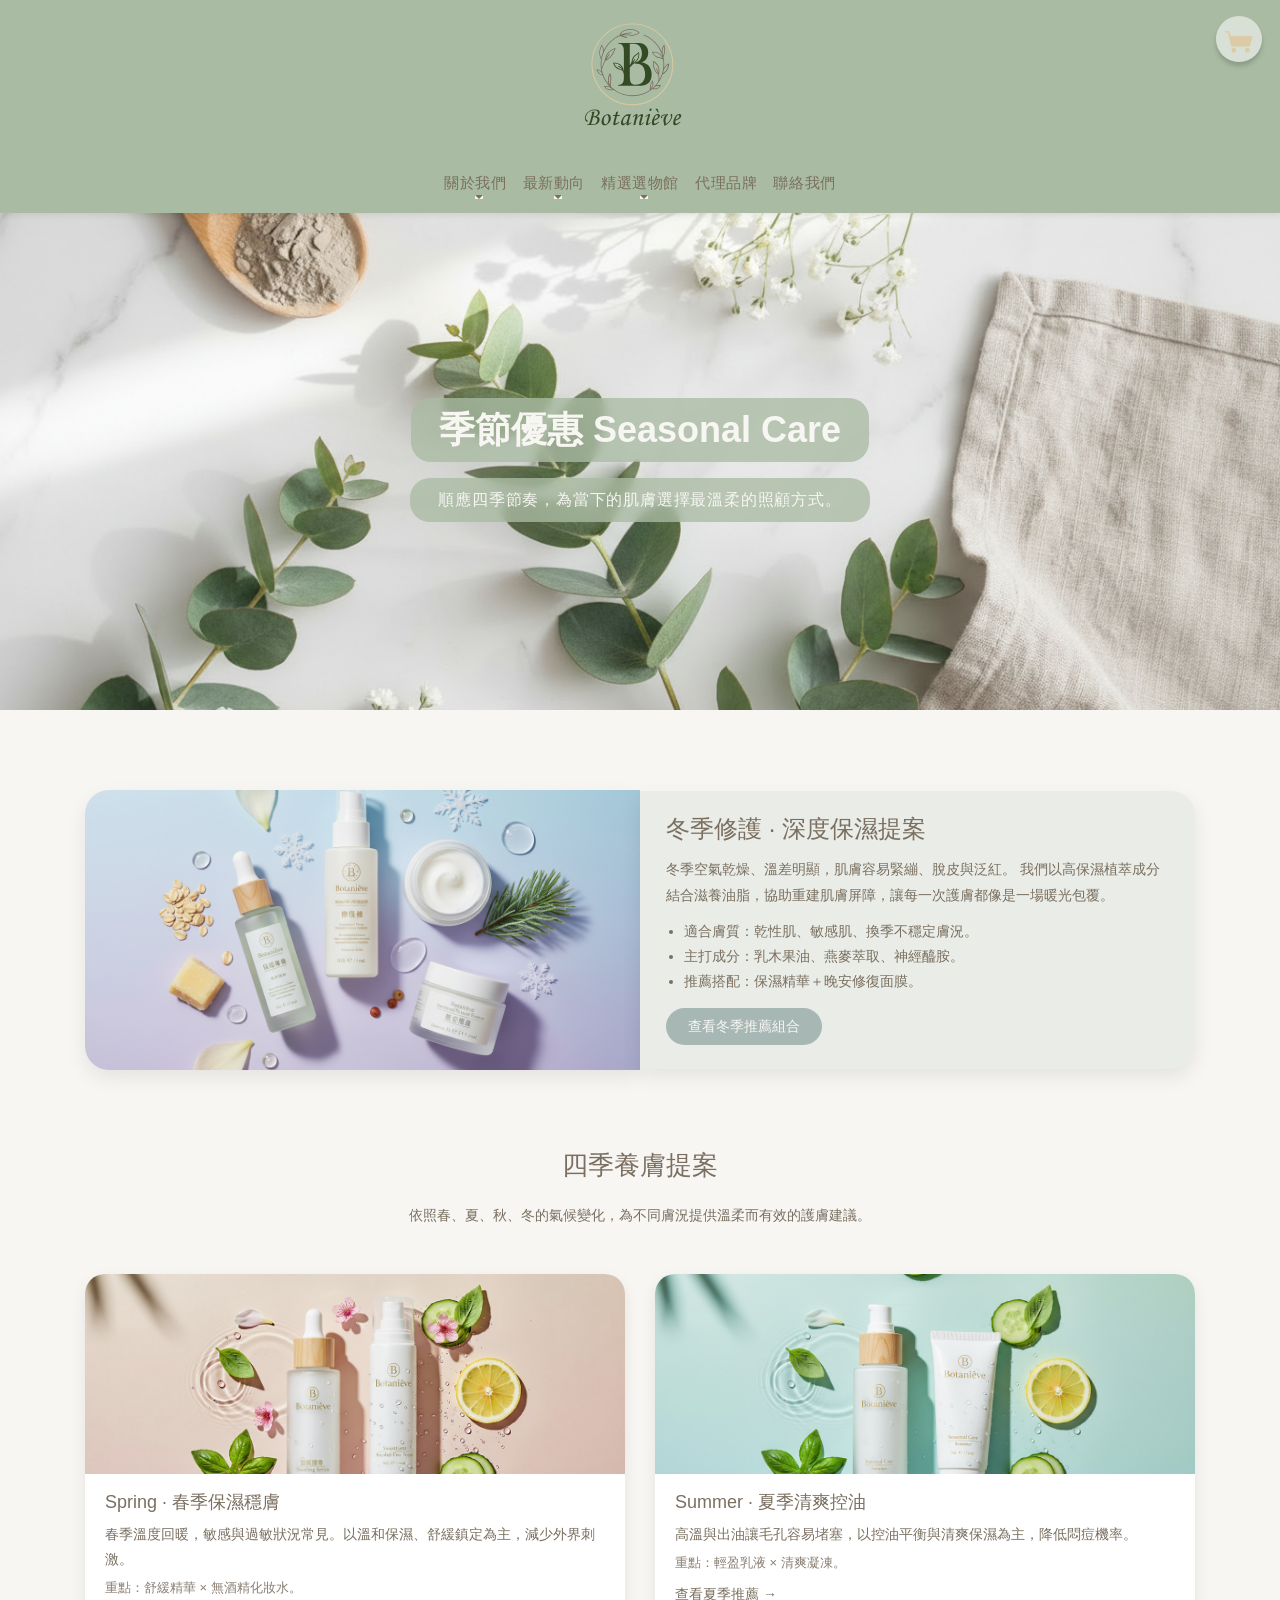
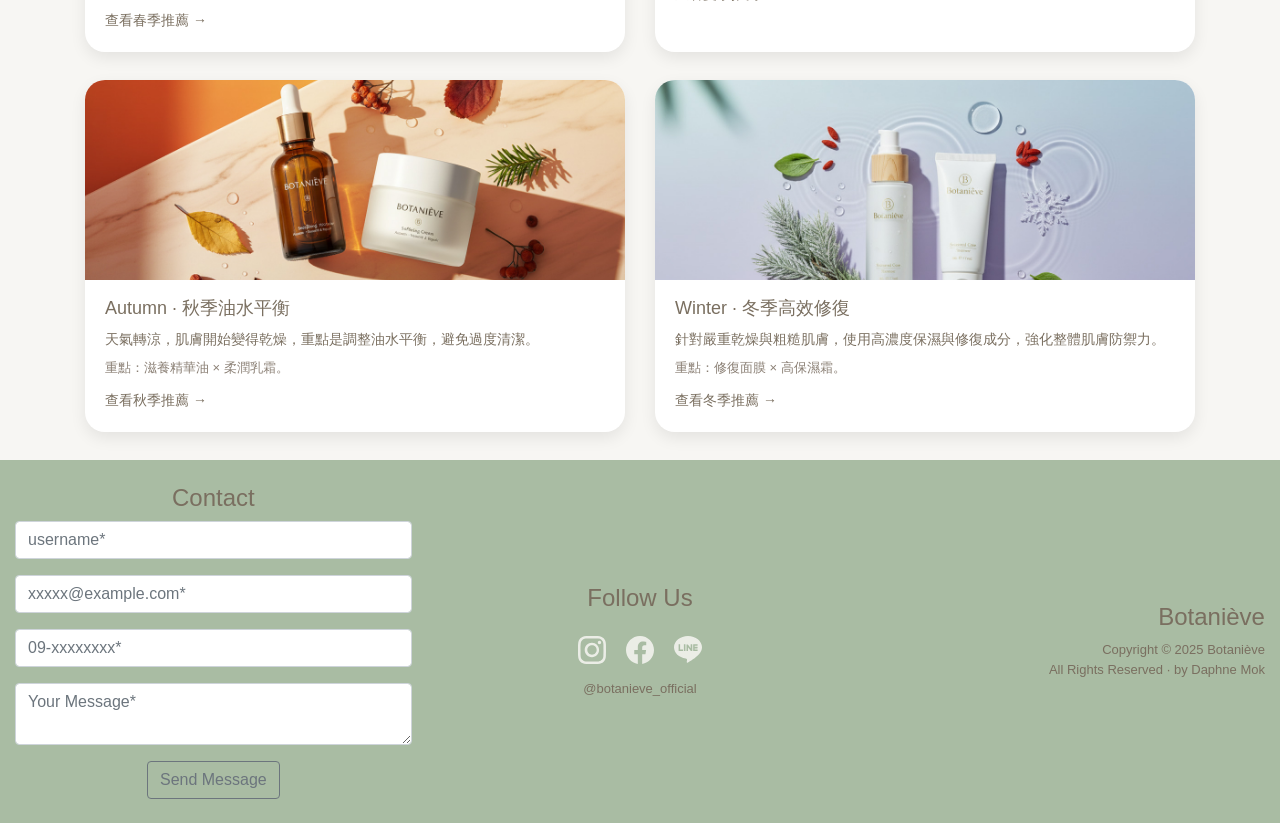
<file: seasonal.html>
<!DOCTYPE html>
<html lang="zh-Hant">
<head>
  <meta charset="utf-8">
  <meta http-equiv="X-UA-Compatible" content="IE=edge">
  <meta name="viewport" content="width=device-width, initial-scale=1">
  <title>季節優惠 Seasonal Care</title>

  <!-- Bootstrap -->
  <link href="css/bootstrap-4.4.1.css" rel="stylesheet">
  <!-- 本頁專用樣式 -->
  <link href="css/seasonal_style.css" rel="stylesheet" type="text/css">
</head>

<body style="padding-top:210px">

<!-- ───── Topbar：Logo + Navbar ───── -->
<div class="topbar fixed-top">
  <header class="logo-header bg-light">
    <a href="index.html" class="navbar-brand">
      <img src="images/Logo.svg" alt="Botaniève Logo">
    </a>
	<div class="cart-icon"><img src="images/cart-fill.svg" alt="cart icon"></div>
  </header>
	<nav class="navbar navbar-light navbar-expand-lg bg-light">
    <div class="container d-flex justify-content-center">
      <button class="navbar-toggler" type="button" data-toggle="collapse" data-target="#navbarSupportedContent1"
            aria-controls="navbarSupportedContent1" aria-expanded="false" aria-label="Toggle navigation">
      <span class="navbar-toggler-icon"></span> 
    </button>
    <div class="collapse navbar-collapse justify-content-center" id="navbarSupportedContent1">
      <ul class="navbar-nav">
          <li class="nav-item dropdown"> <a class="nav-link dropdown-toggle" href="aboutus.html" id="navbarDropdown1" role="button" data-toggle="dropdown" aria-haspopup="true" aria-expanded="false">關於我們</a>
		  	<div class="dropdown-menu .dropdown-menu-dark " aria-labelledby="navbarDropdown1">
				<a class="dropdown-item js-scroll-trigger" href="aboutus.html#brand-story">品牌故事</a> 
				<a class="dropdown-item js-scroll-trigger" href="aboutus.html#brand-philosophy">品牌理念</a>
              	<a class="dropdown-item js-scroll-trigger" href="aboutus.html#brand-manifesto">品牌宣言</a>
			</div>
		  </li>
          <li class="nav-item dropdown"> <a class="nav-link dropdown-toggle" href="news.html" id="navbarDropdown2" role="button" data-toggle="dropdown" aria-haspopup="true" aria-expanded="false">最新動向</a>
		  	<div class="dropdown-menu" aria-labelledby="navbarDropdown1">
				<a class="dropdown-item" href="monthly.html">本月優惠</a> 
				<a class="dropdown-item" href="brand-events.html">品牌活動</a>
				<a class="dropdown-item" href="new-items.html">新品優惠</a>
				<a class="dropdown-item" href="seasonal.html">季節優惠</a>
			</div>
		  </li>
          <li class="nav-item dropdown"> <a class="nav-link dropdown-toggle" href="selection.html" id="navbarDropdown3" role="button" data-toggle="dropdown" aria-haspopup="true" aria-expanded="false"> 精選選物館 </a>
            <div class="dropdown-menu" aria-labelledby="navbarDropdown1">
				<a class="dropdown-item" href="#">面部護理</a> 
				<a class="dropdown-item" href="#">身體護理</a>
              	<a class="dropdown-item" href="#">頭發護理</a>
				<a class="dropdown-item" href="#">化妝品</a>
			</div>
          </li>
          <li class="nav-item"> <a class="nav-link js-scroll-trigger" href="brands.html">代理品牌</a> </li>
		  <li class="nav-item"> <a class="nav-link js-scroll-trigger" href="contact.html">聯絡我們</a> </li>
        </ul>
      </div>
	  </div>
	</nav>
</div>

<!-- ───── Hero：季節優惠主題 ───── -->
<section id="seasonal-hero">
  <div class="seasonal-hero-bg d-flex align-items-center justify-content-center text-center">
    <div class="seasonal-hero-content">
      <h1 class="seasonal-hero-title">季節優惠 Seasonal Care</h1>
	  <br>
      <p class="seasonal-hero-sub">
        順應四季節奏，為當下的肌膚選擇最溫柔的照顧方式。
      </p>
    </div>
  </div>
</section>

<!-- ───── 當季主打區（例如：冬季）───── -->
<section id="season-current">
  <div class="container">

    <div class="row align-items-center season-current-row">

      <!-- 當季圖片 -->
      <div class="col-lg-6 season-current-img-wrap">
        <img src="images/Firefly_冬季修護 · 深度保濕提案_保濕精華＋晚安修復面膜.jpg" class="season-current-img" alt="冬季修護主題">
      </div>

      <!-- 當季說明 -->
      <div class="col-lg-6">
        <div class="season-current-textbox">
          <h2 class="season-current-title">冬季修護 · 深度保濕提案</h2>
          <p class="season-current-desc">
            冬季空氣乾燥、溫差明顯，肌膚容易緊繃、脫皮與泛紅。
            我們以高保濕植萃成分結合滋養油脂，協助重建肌膚屏障，讓每一次護膚都像是一場暖光包覆。
          </p>
          <ul class="season-current-list">
            <li>適合膚質：乾性肌、敏感肌、換季不穩定膚況。</li>
            <li>主打成分：乳木果油、燕麥萃取、神經醯胺。</li>
            <li>推薦搭配：保濕精華＋晚安修復面膜。</li>
          </ul>
          <a href="#" class="btn more-btn">查看冬季推薦組合</a>
        </div>
      </div>

    </div>
  </div>
</section>

<!-- ───── 四季卡片區：春夏秋冬 2 欄卡片 ───── -->
<section id="season-grid">
  <div class="container">
    <h2 class="season-grid-title text-center mb-4">四季養膚提案</h2>
    <p class="season-grid-sub text-center mb-5">
      依照春、夏、秋、冬的氣候變化，為不同膚況提供溫柔而有效的護膚建議。
    </p>

    <div class="row season-grid-row">

      <!-- 春季卡片 -->
      <div class="col-md-6">
        <article class="season-card">
          <div class="season-card-img-wrap">
            <img src="images/Firefly_Spring · 春季保濕穩膚_舒緩精華 × 無酒精化妝水.jpg" class="season-card-img" alt="春季保濕修護">
          </div>
          <div class="season-card-body">
            <h3 class="season-card-title">Spring · 春季保濕穩膚</h3>
            <p class="season-card-desc">
              春季溫度回暖，敏感與過敏狀況常見。以溫和保濕、舒緩鎮定為主，減少外界刺激。
            </p>
            <p class="season-card-tip">重點：舒緩精華 × 無酒精化妝水。</p>
            <a href="#" class="season-card-link">查看春季推薦 →</a>
          </div>
        </article>
      </div>

      <!-- 夏季卡片 -->
      <div class="col-md-6">
        <article class="season-card">
          <div class="season-card-img-wrap">
            <img src="images/Firefly_Summer · 夏季清爽控油_輕盈乳液 × 清爽凝凍.jpg" class="season-card-img" alt="夏季控油舒緩">
          </div>
          <div class="season-card-body">
            <h3 class="season-card-title">Summer · 夏季清爽控油</h3>
            <p class="season-card-desc">
              高溫與出油讓毛孔容易堵塞，以控油平衡與清爽保濕為主，降低悶痘機率。
            </p>
            <p class="season-card-tip">重點：輕盈乳液 × 清爽凝凍。</p>
            <a href="#" class="season-card-link">查看夏季推薦 →</a>
          </div>
        </article>
      </div>

      <!-- 秋季卡片 -->
      <div class="col-md-6">
        <article class="season-card">
          <div class="season-card-img-wrap">
            <img src="images/Firefly_Autumn · 秋季油水平衡_滋養精華油 × 柔潤乳霜.jpg" class="season-card-img" alt="秋季油水平衡">
          </div>
          <div class="season-card-body">
            <h3 class="season-card-title">Autumn · 秋季油水平衡</h3>
            <p class="season-card-desc">
              天氣轉涼，肌膚開始變得乾燥，重點是調整油水平衡，避免過度清潔。
            </p>
            <p class="season-card-tip">重點：滋養精華油 × 柔潤乳霜。</p>
            <a href="#" class="season-card-link">查看秋季推薦 →</a>
          </div>
        </article>
      </div>

      <!-- 冬季卡片 -->
      <div class="col-md-6">
        <article class="season-card">
          <div class="season-card-img-wrap">
            <img src="images/Firefly_Winter · 冬季高效修復_修復面膜 × 高保濕霜.jpg" class="season-card-img" alt="冬季高效修復">
          </div>
          <div class="season-card-body">
            <h3 class="season-card-title">Winter · 冬季高效修復</h3>
            <p class="season-card-desc">
              針對嚴重乾燥與粗糙肌膚，使用高濃度保濕與修復成分，強化整體肌膚防禦力。
            </p>
            <p class="season-card-tip">重點：修復面膜 × 高保濕霜。</p>
            <a href="#" class="season-card-link">查看冬季推薦 →</a>
          </div>
        </article>
      </div>

    </div>
  </div>
</section>

<!-- ───── Footer：三等分 ───── -->
<div class="container-fluid foot" id="foot">
  <div class="row py-4">
    <!-- 左：Contact -->
    <div class="col-md-4 text-center">
      <h4>Contact</h4>
      <form>
        <div class="form-group">
          <input class="form-control" type="text" id="name" placeholder="username*">
        </div>
        <div class="form-group">
          <input class="form-control" type="email" id="email" placeholder="xxxxx@example.com*">
        </div>
        <div class="form-group">
          <input class="form-control" type="tel" id="phone" placeholder="09-xxxxxxxx*">
        </div>
        <div class="form-group">
          <textarea class="form-control" id="Message" placeholder="Your Message*"></textarea>
        </div>
        <button type="button" class="btn btn-outline-secondary">Send Message</button>
      </form>
    </div>

    <!-- 中：社群 -->
    <div class="col-md-4 text-center d-flex flex-column align-items-center justify-content-center">
      <h4>Follow Us</h4>
      <div class="social-icons">
    <a href="#" target="_blank">
      <img src="images/instagram.svg" alt="Instagram">
    </a>
    <a href="#" target="_blank">
      <img src="images/facebook.svg" alt="Facebook">
    </a>
    <a href="#" target="_blank">
      <img src="images/line.svg" alt="Line">
    </a>
  </div>
      <p class="copyright mb-0">@botanieve_official</p>
    </div>

    <!-- 右：品牌資訊 -->
    <div class="col-md-4 text-center text-md-right d-flex flex-column align-items-center align-items-md-end justify-content-center">
      <h4>Botaniève</h4>
      <p class="copyright mb-0">
        Copyright &copy; 2025 Botaniève<br>
        All Rights Reserved · by Daphne Mok
      </p>
    </div>
  </div>
</div>

<!-- JS -->
<script src="js/jquery-3.4.1.min.js"></script>
<script src="js/popper.min.js"></script>
<script src="js/bootstrap-4.4.1.js"></script>
<script src="js/jquery.easing.min.js"></script>

<!-- Dropdown 行為（跟其他頁一致） -->
<script>
$(document).ready(function () {
  var isTouchDevice = 'ontouchstart' in document.documentElement;

  // 桌機：滑過顯示 dropdown（只在 ≥ 992px 時啟用）
if (!isTouchDevice && $(window).width() >= 992) {
  $('.navbar .dropdown').hover(
    function () {
      $(this).addClass('show');
      $(this).find('.dropdown-menu').addClass('show');
    },
    function () {
      $(this).removeClass('show');
      $(this).find('.dropdown-menu').removeClass('show');
    }
  );
}

  // 點擊「關於我們 / 最新優惠」這類 dropdown 主連結
  $('.navbar .dropdown > a').on('click', function (e) {
    var href = $(this).attr('href');

    if ($(window).width() >= 450) {
      // ✅ 桌機：直接導頁到主頁（aboutus.html / news.html）
      e.preventDefault();
      window.location = href;
    } else {
      // ✅ 手機：只展開 / 收合 dropdown，不馬上跳頁
      e.preventDefault();
      var $parent = $(this).parent();
      $parent.toggleClass('show');
      $parent.find('.dropdown-menu').toggleClass('show');
    }
  });
});
</script>
</body>
</html>
</file>
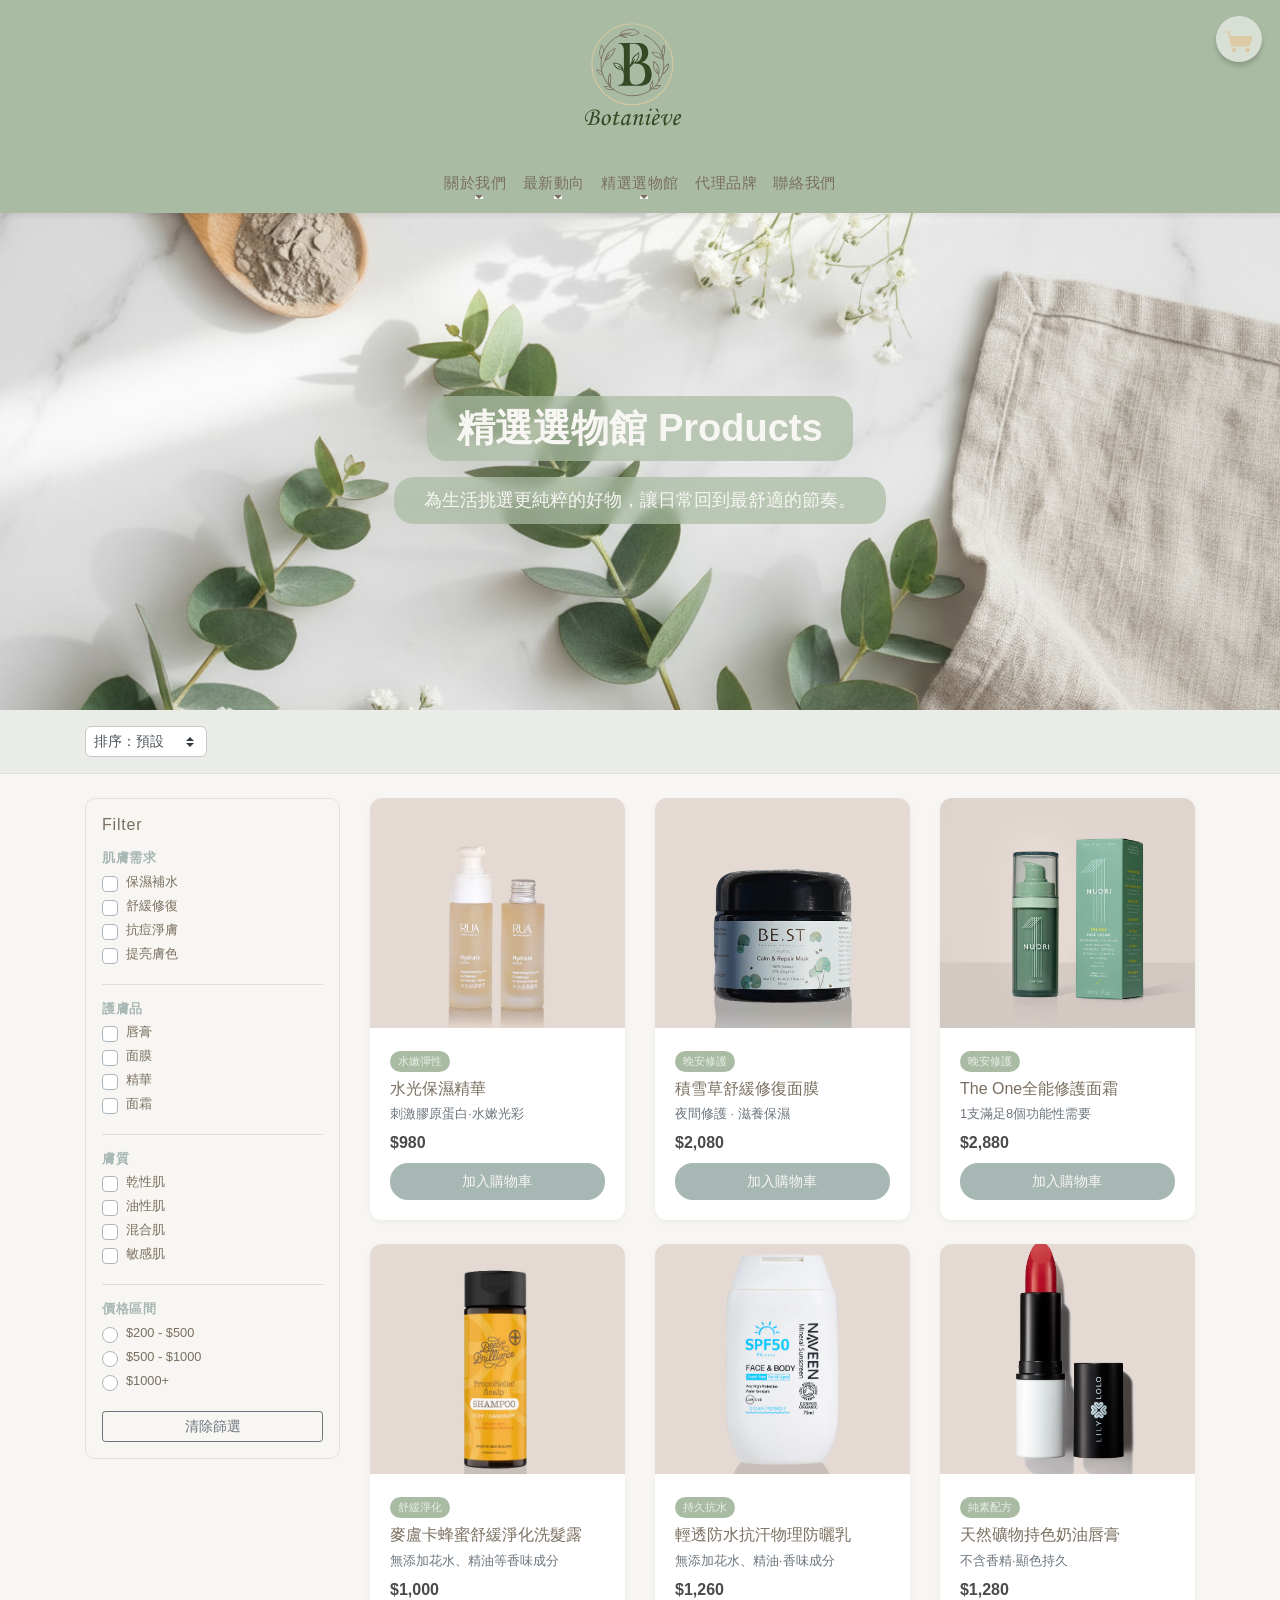
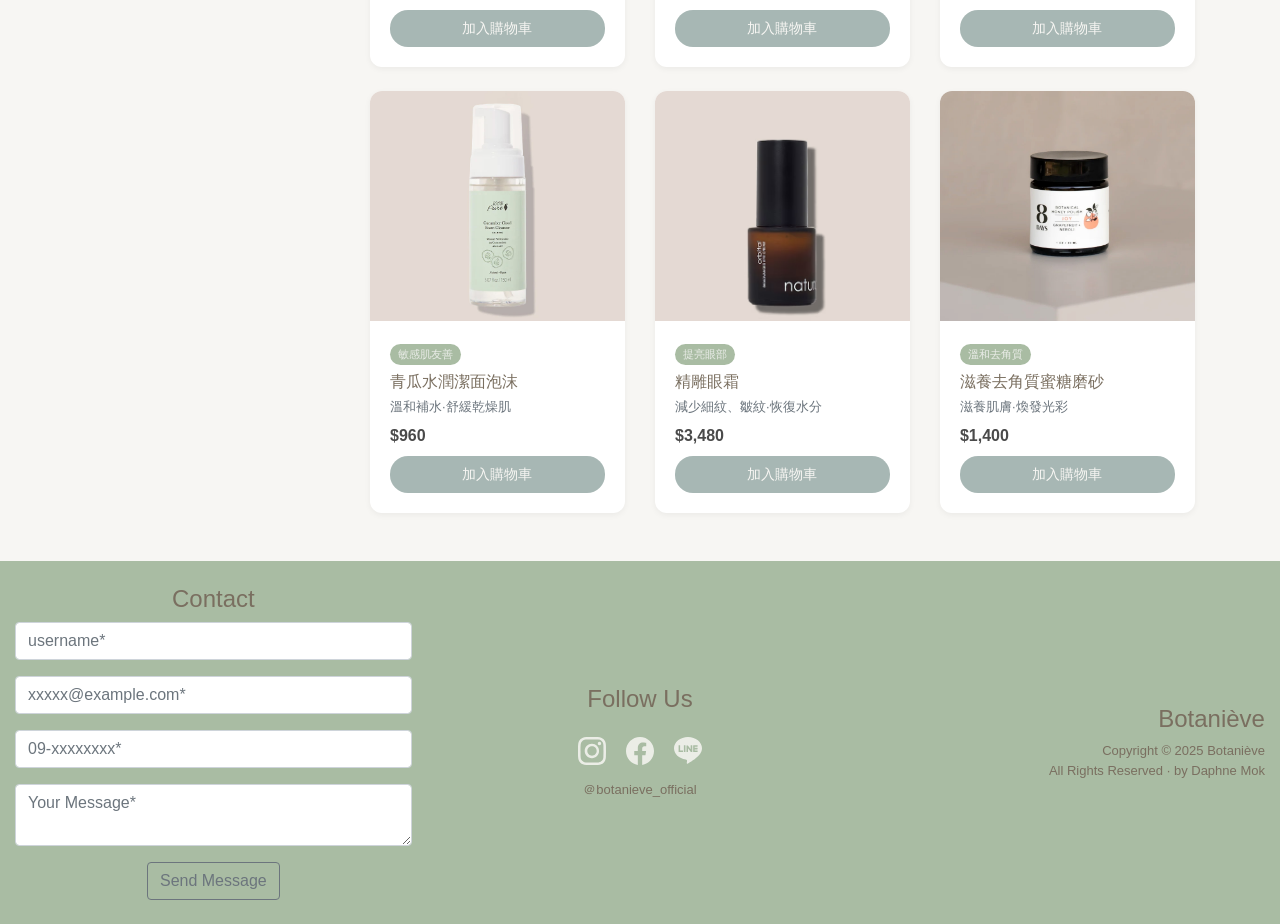
<file: selection.html>
<!DOCTYPE html>
<html lang="en"><head>
<meta charset="utf-8">
<meta http-equiv="X-UA-Compatible" content="IE=edge">
<meta name="viewport" content="width=device-width, initial-scale=1">
<title>Botaniève 精選選物館</title>

<!-- Bootstrap -->
<link href="css/bootstrap-4.4.1.css" rel="stylesheet">
<link href="css/selection_style.css" rel="stylesheet" type="text/css">
</head>
<body style="padding-top: 210px">
<div class="topbar fixed-top">
	<header class="logo-header bg-light">
  <a href="index.html" class="navbar-brand">
    <img src="images/Logo.svg" alt="">
  </a>
  <div class="cart-icon"><img src="images/cart-fill.svg" alt="cart icon"></div>
</header>
	<nav class="navbar navbar-light navbar-expand-lg bg-light">
    <div class="container d-flex justify-content-center">
      <button class="navbar-toggler" type="button" data-toggle="collapse" data-target="#navbarSupportedContent1"
            aria-controls="navbarSupportedContent1" aria-expanded="false" aria-label="Toggle navigation">
      <span class="navbar-toggler-icon"></span> 
    </button>
    <div class="collapse navbar-collapse justify-content-center" id="navbarSupportedContent1">
      <ul class="navbar-nav">
          <li class="nav-item dropdown"> <a class="nav-link dropdown-toggle" href="aboutus.html" id="navbarDropdown1" role="button" data-toggle="dropdown" aria-haspopup="true" aria-expanded="false">關於我們</a>
		  	<div class="dropdown-menu .dropdown-menu-dark " aria-labelledby="navbarDropdown1">
				<a class="dropdown-item js-scroll-trigger" href="aboutus.html#brand-story">品牌故事</a> 
				<a class="dropdown-item js-scroll-trigger" href="aboutus.html#brand-philosophy">品牌理念</a>
              	<a class="dropdown-item js-scroll-trigger" href="aboutus.html#brand-manifesto">品牌宣言</a>
			</div>
		  </li>
          <li class="nav-item dropdown"> <a class="nav-link dropdown-toggle" href="news.html" id="navbarDropdown2" role="button" data-toggle="dropdown" aria-haspopup="true" aria-expanded="false">最新動向</a>
		  	<div class="dropdown-menu" aria-labelledby="navbarDropdown1">
				<a class="dropdown-item" href="monthly.html">本月優惠</a> 
				<a class="dropdown-item" href="brand-events.html">品牌活動</a>
				<a class="dropdown-item" href="new-items.html">新品優惠</a>
				<a class="dropdown-item" href="seasonal.html">季節優惠</a>
			</div>
		  </li>
          <li class="nav-item dropdown"> <a class="nav-link dropdown-toggle" href="selection.html" id="navbarDropdown3" role="button" data-toggle="dropdown" aria-haspopup="true" aria-expanded="false"> 精選選物館 </a>
            <div class="dropdown-menu" aria-labelledby="navbarDropdown1">
				<a class="dropdown-item" href="#">面部護理</a> 
				<a class="dropdown-item" href="#">身體護理</a>
              	<a class="dropdown-item" href="#">頭發護理</a>
				<a class="dropdown-item" href="#">化妝品</a>
			</div>
          </li>
          <li class="nav-item"> <a class="nav-link js-scroll-trigger" href="brands.html">代理品牌</a> </li>
		  <li class="nav-item"> <a class="nav-link js-scroll-trigger" href="contact.html">聯絡我們</a> </li>
        </ul>
      </div>
	  </div>
	</nav>
</div>		
<section id="selection-hero">
  <div class="selection-hero-bg d-flex align-items-center justify-content-center">
    <div class="selection-hero-content text-center">
      <h1 class="selection-hero-title">精選選物館 Products</h1>
		<br>
      <p class="selection-hero-sub">為生活挑選更純粹的好物，讓日常回到最舒適的節奏。</p>
    </div>
  </div>
</section>
  <!-- ===== 精選選物館：分頁區 ===== -->
  <section class="selection-header py-3">
    <div class="container">
      <div class="row align-items-center">
        <!-- 右：排序選單 -->
        <div class="col-md-3 text-md-left">
          <select class="custom-select custom-select-sm w-auto">
            <option selected>排序：預設</option>
            <option value="1">價格由低到高</option>
            <option value="2">價格由高到低</option>
            <option value="3">新品優先</option>
          </select>
        </div>
      </div>
    </div>
  </section>

  <!-- ===== 主內容：Filter + 商品列表 ===== -->
  <section class="selection-content py-4">
    <div class="container">
      <div class="row">
        <!-- 左欄：Filter（手機可收合） -->
	<aside class="col-12 col-md-3 mb-4">
 	 <!-- 手機版：收合按鈕（md 以上隱藏） -->
 	 <button class="btn btn-outline-secondary btn-block d-md-none mb-2"
          type="button"
          data-toggle="collapse"
          data-target="#filterCollapse"
          aria-expanded="false"
          aria-controls="filterCollapse">篩選條件 Filter
  	</button>

  		<!-- 收合內容：md 以上維持顯示 -->
  	<div id="filterCollapse" class="collapse show d-md-block">
    <div class="filter-panel p-3">
      <h5 class="h6 mb-3">Filter</h5>

      <!-- 肌膚需求 -->
      <div class="filter-group mb-3">
        <h6 class="small font-weight-bold">肌膚需求</h6>
        <div class="custom-control custom-checkbox">
          <input type="checkbox" class="custom-control-input" id="need1">
          <label class="custom-control-label small" for="need1">保濕補水</label>
        </div>
        <div class="custom-control custom-checkbox">
          <input type="checkbox" class="custom-control-input" id="need2">
          <label class="custom-control-label small" for="need2">舒緩修復</label>
        </div>
        <div class="custom-control custom-checkbox">
          <input type="checkbox" class="custom-control-input" id="need3">
          <label class="custom-control-label small" for="need3">抗痘淨膚</label>
        </div>
        <div class="custom-control custom-checkbox">
          <input type="checkbox" class="custom-control-input" id="need4">
          <label class="custom-control-label small" for="need4">提亮膚色</label>
        </div>
      </div>

      <hr>

      <!-- 膚質 -->
      <div class="filter-group mb-3">
        <h6 class="small font-weight-bold">護膚品</h6>
        <div class="custom-control custom-checkbox">
          <input type="checkbox" class="custom-control-input" id="product1">
          <label class="custom-control-label small" for="product1">唇膏</label>
        </div>
        <div class="custom-control custom-checkbox">
          <input type="checkbox" class="custom-control-input" id="product2">
          <label class="custom-control-label small" for="product2">面膜</label>
        </div>
        <div class="custom-control custom-checkbox">
          <input type="checkbox" class="custom-control-input" id="product3">
          <label class="custom-control-label small" for="product3">精華</label>
        </div>
        <div class="custom-control custom-checkbox">
          <input type="checkbox" class="custom-control-input" id="product4">
          <label class="custom-control-label small" for="product4">面霜</label>
        </div>
      </div>

      <hr>
      <!-- 膚質 -->
      <div class="filter-group mb-3">
        <h6 class="small font-weight-bold">膚質</h6>
        <div class="custom-control custom-checkbox">
          <input type="checkbox" class="custom-control-input" id="skin1">
          <label class="custom-control-label small" for="skin1">乾性肌</label>
        </div>
        <div class="custom-control custom-checkbox">
          <input type="checkbox" class="custom-control-input" id="skin2">
          <label class="custom-control-label small" for="skin2">油性肌</label>
        </div>
        <div class="custom-control custom-checkbox">
          <input type="checkbox" class="custom-control-input" id="skin3">
          <label class="custom-control-label small" for="skin3">混合肌</label>
        </div>
        <div class="custom-control custom-checkbox">
          <input type="checkbox" class="custom-control-input" id="skin4">
          <label class="custom-control-label small" for="skin4">敏感肌</label>
        </div>
      </div>

      <hr>
      <!-- 價格區間 -->
      <div class="filter-group mb-3">
        <h6 class="small font-weight-bold">價格區間</h6>
        <div class="custom-control custom-radio">
          <input type="radio" class="custom-control-input" name="price" id="price1">
          <label class="custom-control-label small" for="price1">$200 - $500</label>
        </div>
        <div class="custom-control custom-radio">
          <input type="radio" class="custom-control-input" name="price" id="price2">
          <label class="custom-control-label small" for="price2">$500 - $1000</label>
        </div>
        <div class="custom-control custom-radio">
          <input type="radio" class="custom-control-input" name="price" id="price3">
          <label class="custom-control-label small" for="price3">$1000+</label>
        </div>
      </div>

      <button id="btnClearFilters" class="btn btn-sm btn-outline-secondary btn-block mt-3">
        清除篩選
      </button>
    </div>
  </div>
</aside>

        <!-- 右欄：商品卡片 + 分頁內容 -->
        <div class="col-md-9">
          <div class="tab-content">
            <!-- 面部護理 -->
            <div class="tab-pane fade show active" id="face" role="tabpanel">
              <div class="row">
                <!-- 商品卡片範例 1 -->
                <div class="col-12 col-md-4 mb-4">
                  <div class="card product-card h-100">
                    <a href="#">
                      <!-- 先用灰色示意圖，之後換成真實商品照 -->
                      <img src="images/水光保濕精華.jpg" class="card-img-top" alt="水光保濕精華">
                    </a>
                    <div class="card-body">
                      <span class="product-badge">水嫰彈性</span>
                      <h5 class="card-title h6 mb-1">水光保濕精華</h5>
                      <p class="card-text small text-muted mb-2">刺激膠原蛋白·水嫰光彩</p>
                      <p class="font-weight-bold mb-2">$980</p>
                      <button class="btn btn-sm btn-dark btn-block">
                        加入購物車
                      </button>
                    </div>
                  </div>
                </div>
                <!-- 商品卡片範例 2 -->
                <div class="col-12 col-md-4 mb-4">
                  <div class="card product-card h-100">
                    <a href="#">
                      <img src="images/積雪草舒緩修復面膜.jpg" class="card-img-top" alt="積雪草舒緩修復面膜">
                    </a>
                    <div class="card-body">
                      <span class="product-badge">晚安修護</span>
                      <h5 class="card-title h6 mb-1">積雪草舒緩修復面膜</h5>
                      <p class="card-text small text-muted mb-2">夜間修護 · 滋養保濕</p>
                      <p class="font-weight-bold mb-2">$2,080</p>
                      <button class="btn btn-sm btn-dark btn-block">
                        加入購物車
                      </button>
                    </div>
                  </div>
                </div>
                <!-- 商品卡片範例 3 -->
                <div class="col-12 col-md-4 mb-4">
                  <div class="card product-card h-100">
                    <a href="#">
                      <img src="images/The One全能修護面霜.jpg" class="card-img-top" alt="The One全能修護面霜">
                    </a>
                    <div class="card-body">
                      <span class="product-badge">晚安修護</span>
                      <h5 class="card-title h6 mb-1">The One全能修護面霜</h5>
                      <p class="card-text small text-muted mb-2">1支滿足8個功能性需要</p>
                      <p class="font-weight-bold mb-2">$2,880</p>
                      <button class="btn btn-sm btn-dark btn-block">
                        加入購物車
                      </button>
                    </div>
                  </div>
                </div>
				  
                <!-- 商品卡片範例 4 -->
                <div class="col-12 col-md-4 mb-4">
                  <div class="card product-card h-100">
                    <a href="#">
                      <img src="images/麥盧卡蜂蜜舒緩淨化洗髮露.jpg" class="card-img-top" alt="麥盧卡蜂蜜舒緩淨化洗髮露">
                    </a>
                    <div class="card-body">
                      <span class="product-badge">舒緩淨化</span>
                      <h5 class="card-title h6 mb-1">麥盧卡蜂蜜舒緩淨化洗髮露</h5>
                      <p class="card-text small text-muted mb-2">無添加花水、精油等香味成分</p>
                      <p class="font-weight-bold mb-2">$1,000</p>
                      <button class="btn btn-sm btn-dark btn-block">
                        加入購物車
                      </button>
                    </div>
                  </div>
                </div>
				<!-- 商品卡片範例 5 -->
                <div class="col-12 col-md-4 mb-4">
                  <div class="card product-card h-100">
                    <a href="#">
                      <img src="images/輕透防水抗汗物理防曬乳.jpg" class="card-img-top" alt="輕透防水抗汗物理防曬乳">
                    </a>
                    <div class="card-body">
                      <span class="product-badge">持久抗水</span>
                      <h5 class="card-title h6 mb-1">輕透防水抗汗物理防曬乳</h5>
                      <p class="card-text small text-muted mb-2">無添加花水、精油·香味成分</p>
                      <p class="font-weight-bold mb-2">$1,260</p>
                      <button class="btn btn-sm btn-dark btn-block">
                        加入購物車
                      </button>
                    </div>
                  </div>
                </div>
				<!-- 商品卡片範例 6 -->
                <div class="col-12 col-md-4 mb-4">
                  <div class="card product-card h-100">
                    <a href="#">
                      <img src="images/天然礦物持色奶油唇膏.jpg" class="card-img-top" alt="天然礦物持色奶油唇膏">
                    </a>
                    <div class="card-body">
                      <span class="product-badge">純素配方</span>
                      <h5 class="card-title h6 mb-1">天然礦物持色奶油唇膏</h5>
                      <p class="card-text small text-muted mb-2">不含香精·顯色持久</p>
                      <p class="font-weight-bold mb-2">$1,280</p>
                      <button class="btn btn-sm btn-dark btn-block">
                        加入購物車
                      </button>
                    </div>
                  </div>
                </div>
				  
				<!-- 商品卡片範例 7 -->
                <div class="col-12 col-md-4 mb-4">
                  <div class="card product-card h-100">
                    <a href="#">
                    <img src="images/青瓜水潤潔面泡沫.jpg" class="card-img-top" alt="輕透防水抗汗物理防曬乳">
                    </a>
                    <div class="card-body">
                      <span class="product-badge">敏感肌友善</span>
                      <h5 class="card-title h6 mb-1">青瓜水潤潔面泡沫</h5>
                      <p class="card-text small text-muted mb-2">溫和補水·舒緩乾燥肌</p>
                      <p class="font-weight-bold mb-2">$960</p>
                      <button class="btn btn-sm btn-dark btn-block">
                        加入購物車
                      </button>
                    </div>
                  </div>
                </div>
				 <!-- 商品卡片範例 8 -->
                <div class="col-12 col-md-4 mb-4">
                  <div class="card product-card h-100">
                    <a href="#">
                      <img src="images/精雕眼霜.jpg" class="card-img-top" alt="輕透防水抗汗物理防曬乳">
                    </a>
                    <div class="card-body">
                      <span class="product-badge">提亮眼部</span>
                      <h5 class="card-title h6 mb-1">精雕眼霜</h5>
                      <p class="card-text small text-muted mb-2">減少細紋、皺紋·恢復水分</p>
                      <p class="font-weight-bold mb-2">$3,480</p>
                      <button class="btn btn-sm btn-dark btn-block">
                        加入購物車
                      </button>
                    </div>
                  </div>
                </div>
				 <!-- 商品卡片範例 9 -->
                <div class="col-12 col-md-4 mb-4">
                  <div class="card product-card h-100">
                    <a href="#">
                    <img src="images/滋養去角質蜜糖磨砂.jpg" class="card-img-top" alt="輕透防水抗汗物理防曬乳">
                    </a>
                    <div class="card-body">
                      <span class="product-badge">溫和去角質</span>
                      <h5 class="card-title h6 mb-1">滋養去角質蜜糖磨砂</h5>
                      <p class="card-text small text-muted mb-2">滋養肌膚·煥發光彩</p>
                      <p class="font-weight-bold mb-2">$1,400</p>
                      <button class="btn btn-sm btn-dark btn-block">
                        加入購物車
                      </button>
                    </div>
                  </div>
                </div> 
				  
				  
              </div>
            </div>
  		</div>
	</div>
  </div>
</div>
</section>

	<div class="container-fluid foot" id="foot">
  <div class="row py-4">

    <!-- 左：Contact 表單 -->
    <div class="col-md-4 text-center">
      <h4>Contact</h4>
      <form>
        <div class="form-group">
          <input class="form-control" type="text" id="name" placeholder="username*">
        </div>
        <div class="form-group">
          <input class="form-control" type="email" id="email" placeholder="xxxxx@example.com*">
        </div>
        <div class="form-group">
          <input class="form-control" type="tel" id="phone" placeholder="09-xxxxxxxx*">
        </div>
        <div class="form-group">
          <textarea class="form-control" id="Message" placeholder="Your Message*"></textarea>
        </div>
        <button type="button" class="btn btn-outline-secondary">Send Message</button>
      </form>
    </div>

    <!-- 中：社群 / 其他連結 -->
    <div class="col-md-4 text-center d-flex flex-column align-items-center justify-content-center" id="social">
      <h4>Follow Us</h4>
      <div class="social-icons">
    <a href="#" target="_blank">
      <img src="images/instagram.svg" alt="Instagram">
    </a>
    <a href="#" target="_blank">
      <img src="images/facebook.svg" alt="Facebook">
    </a>
    <a href="#" target="_blank">
      <img src="images/line.svg" alt="Line">
    </a>
  </div>
      <p class="copyright mb-0">＠botanieve_official</p>
    </div>

    <!-- 右：品牌名稱與版權 -->
    <div class="col-md-4 text-center text-md-right d-flex flex-column align-items-center align-items-md-end justify-content-center" id="copyright">
      <h4>Botaniève</h4>
      <p class="copyright mb-0">
        Copyright &copy; 2025 Botaniève<br>
        All Rights Reserved &middot; by Daphne Mok
      </p>
    </div>

  </div>
</div>

<!-- jQuery (necessary for Bootstrap's JavaScript plugins) --> 
<script src="js/jquery-3.4.1.min.js"></script>

<!-- Include all compiled plugins (below), or include individual files as needed --> 
<script src="js/popper.min.js"></script>
<script src="js/bootstrap-4.4.1.js"></script>
<script type="text/javascript" src="js/freelancer.min.js"></script>
<script type="text/javascript" src="js/jquery.easing.min.js"></script>
<script>$(document).ready(function () {
  var isTouchDevice = 'ontouchstart' in document.documentElement;

  // 桌機：滑過顯示 dropdown
  if (!isTouchDevice) {
    $('.navbar .dropdown').hover(
      function () {
        $(this).addClass('show');
        $(this).find('.dropdown-menu').addClass('show');
      },
      function () {
        $(this).removeClass('show');
        $(this).find('.dropdown-menu').removeClass('show');
      }
    );
  }

  // 點擊「關於我們 / 最新優惠」這類 dropdown 主連結
  $('.navbar .dropdown > a').on('click', function (e) {
    var href = $(this).attr('href');

    if ($(window).width() >= 450) {
      // ✅ 桌機：直接導頁到主頁（aboutus.html / news.html）
      e.preventDefault();
      window.location = href;
    } else {
      // ✅ 手機：只展開 / 收合 dropdown，不馬上跳頁
      e.preventDefault();
      var $parent = $(this).parent();
      $parent.toggleClass('show');
      $parent.find('.dropdown-menu').toggleClass('show');
    }
  });
});
	
	$('#btnClearFilters').on('click', function () {
		// 只清 Filter 區塊裡的 input（避免影響整頁其他表單）
		var $filterArea = $('#filterCollapse');

		// 清掉 checkbox / radio
		$filterArea.find('input[type="checkbox"], input[type="radio"]').prop('checked', false);

		// （可選）重設排序 select 回預設第一個
		$('.selection-header select').prop('selectedIndex', 0);

		// （可選）如果你之後有做「依篩選顯示商品」的函式，可在這裡呼叫更新
		// applyFilters();
	  });
	    if ($(window).width() < 768) {
      $('#filterCollapse').collapse('hide');
    }
</script>

</body>
</html>
</file>
<file: css/index_style.css>
@charset "utf-8";
/* CSS Document */
body{
	background-color: #F7F6F3;
	background-size: cover;
	background-position: center center;
	width: 100%;
	height: 100%;
	
}
.topbar {
  width: 100%;
}
.logo-header {
	background-color: #E9ECE7;     /* 草本霧灰，可依需要調整 */
	text-align: center;
	padding: 16px 0;
	z-index: 1040;                 /* 比 navbar 高一點 */
	position: relative;  /* 你原本有 logo-header，這行可以加在原本定義裡 */
}

.logo-header .navbar-brand {
	display: inline-flex;
	align-items: center;
	justify-content: center;
	text-decoration: none;
	color: #7A6F60;
}

.logo-header .navbar-brand img {
	display: block;
	width: 110px;                   /* Logo 大小可自己改 */
	height: auto;
}

.logo-header .navbar-brand span {
	font-family: "Playfair Display","Noto Serif TC",serif;
	font-size: 22px;
	margin-left: 8px;
}

/* 讓 navbar 本身也在畫面置中 */
/* 整體 navbar 外觀 */
.navbar {
  background-color: #A9BCA3 !important;              /* 苔蘚綠 */
  box-shadow: 0 2px 6px rgba(0,0,0,0.08);
  min-height: 50px;
}

/* Logo 文字（如果 nav 裡面也有文字版 logo） */
.navbar-brand {
  font-family: "Playfair Display","Noto Serif TC",serif;
  font-size: 22px;
  color: #F7F6F3 !important;                         /* 月光白 */
}

/* 主要選單文字樣式 */
.navbar-nav .nav-link {
  color: #7A6F60 !important;                         /* 植物根系棕 */
  font-family: "Montserrat","Noto Sans TC",sans-serif;
  font-size: 15px;
  font-weight: 500;
  padding: 10px 16px;
  letter-spacing: 0.04em;
  position: relative;
  transition: color .2s ease, background-color .2s ease;
}

/* hover：文字變淺、底色微亮 */
.navbar-nav .nav-link:hover {
  color: #F7F6F3 !important;                         /* 月光白 */
  text-decoration: none;
}

/* active / focus：使用淡玫粉灰作為強調色 */
.navbar-nav .nav-link:active,
.navbar-nav .nav-link:focus,
.navbar-nav .nav-link.active {
  color: #E4DAD3 !important;                         /* 淡玫粉灰 */
}

/* 小小的底線動畫（可刪掉，如果想更簡單） */
.navbar-nav .nav-link::after {
  content: "";
  position: absolute;
  left: 50%;
  bottom: 6px;
  width: 0;
  height: 2px;
  background-color: #F7F6F3;                         /* 月光白 */
  transform: translateX(-50%);
  transition: width .2s ease;
}
.navbar-nav .nav-link:hover::after,
.navbar-nav .nav-link.active::after {
  width: 60%;
}

/* 讓整排選單在畫面中置中 */
.navbar-nav {
  margin: 0 auto;
}

/* dropdown 整體 */
.navbar .dropdown-menu {
    background-color: #F7F6F3;       /* 月光白：乾淨柔霧背景 */
    border: none;
    border-radius: 10px;
    padding: 6px 0;
    box-shadow: 0 8px 18px rgba(0,0,0,0.12);
    margin-top: 8px;
}
.navbar .dropdown:hover .dropdown-menu {
    display: block;
}

/* 修正 Bootstrap 預設 hover 閃爍問題 */
.navbar .dropdown-menu {
    margin-top: 0;
}
/* dropdown item（正常狀態） */
.navbar .dropdown-item {
    color: #7A6F60 !important;           /* 與 navbar-nav .nav-link 一樣 */
    font-size: 14px;
    padding: 10px 18px;
}

/* hover 狀態 */
.navbar .dropdown-item:hover {
    background-color: #A0AE9E !important;;           /* 草本霧灰 */
    color: #F7F6F3 !important;           /* hover 字色：月光白 */
    text-decoration: none;
}

/* active（按下） */
.navbar .dropdown-item:active,
.navbar .dropdown-item:focus,
.navbar .dropdown-item.active { /* 大地米駝 */
    color: #E4DAD3 !important;            /* active 字色：淡玫粉灰 */
}
/* 手機版展開時讓選單向下佔滿寬度 */
@media (max-width: 991.98px) {
  .navbar .navbar-toggler {
    margin-left: auto;   /* 推到右邊 */
  }

  .navbar .container {
    justify-content: space-between !important;  /* 左右分散：Logo 左，按鈕右 */
  }
  .navbar-nav {
    margin: 8px 0 4px;
  }
  .navbar-nav .nav-link {
    padding: 8px 16px;
   text-align: right !important;
  }
  .navbar-nav .nav-link::after {
    content: none !important;
  }

  .navbar-nav .nav-link:hover::after,
  .navbar-nav .nav-link.active::after {
    content: none !important;
  }

 /* Mobile dropdown-menu 靠右 */
   .navbar .dropdown-menu {
    position: static !important;   /* <-- 讓選單乖乖黏在按鈕下面，不會漂浮 */
    width: auto !important;        /* <-- 不要 100px 寬 */
    min-width: 140px !important;   /* <-- 你希望 dropdown 變窄 → 可以設定 140px */
    margin-top: 0;
    box-shadow: none;
    background-color: #fff;
    border-radius: 10px;
    text-align: right;
  }

  .navbar .dropdown-item {
    width: 100%;
    text-align: right;
    padding-right: 18px;
  }
}
/*nav{
	margin: 0px;
	padding: 0px;
	text-align: center;
}
nav ul{
	margin: 0px;
	padding: 0px;
	display: inline-block;
}
nav ul li{
	list-style-type: none;
	float:left;
	}
nav ul li a{
	width: 120px;
	display: block;
	padding: 10px;
	color: #7A6F60;
}
nav ul li a:hover{
	width: 120px;
	display: block;
	padding: 10px;
	color: #F7F6F3;
	text-decoration: none;
}
nav ul li a:active{
	width: 120px;
	display: block;
	padding: 10px;
	color: #E4DAD3;
	text-decoration: none;
}
*/

.cart-icon {
  position: fixed;
  top: 16px;
  right: 18px;
  width: 46px;
  height: 46px;

  background: rgba(233,236,231,0.75);   /* E9ECE7 淡霧灰綠 */
  backdrop-filter: blur(6px);             /* 🔥 霧面玻璃效果 */
  -webkit-backdrop-filter: blur(6px);

  border-radius: 50%;                     /* 圓形 */
  box-shadow: 0 4px 5px rgba(0,0,0,0.18); /* 柔和陰影 */
  
  display: flex;
  align-items: center;
  justify-content: center;

  z-index: 3000;
  cursor: pointer;

  transition: all .25s ease;              /* 動畫 */
}
/* hover 動畫：高級感放大 + 陰影更柔 */
.cart-icon:hover {
  transform: scale(1.08);
  box-shadow: 0 6px 16px rgba(0,0,0,0.22);
}
.cart-icon img {
  width: 30px;          /* icon 大小 */
  height: auto;
  opacity: 0.9;
}

/* Slogan 區域排版 */
#slogan {
  background-image: url("../images/Firefly_nature  no product 942137.png");
  background-size: cover;
  background-position: center;
  height: 500px;
  padding: 100px 20px;
}

/* slogan 文字本身你原本就有顏色設定，可以再補一點小樣式 */
.slogan {
  color: #7A6F60;
  font-size: 20px;
  line-height: 1.8;
  margin-bottom: 8px;
  display: inline-block;
  padding: 10px 28px;
  margin: 8px 0;
  border-radius: 18px;
  background: rgba(169,188,163,0.72);

  backdrop-filter: blur(4px);
}

/* 讓中文主標稍微大一點 */
#slogan h1.slogan {
  font-size: 26px;
  font-weight: 600;
}

/* 英文副標略小一點 */
#slogan p.slogan {
  font-size: 16px;
  opacity: 0.95;

}

/* 簡單淡入＋微微上移動畫 */
#slogan .slogan {
  opacity: 0;
  animation: sloganFadeUp 0.7s ease-out forwards;
}

.bg-light{
	background-color: #A9BCA3!important;
}

.pslogan {
  font-family: "Playfair Display", serif;
  color: #7A6F60;
  letter-spacing: 0.03em;
  line-height: 1.85;
  max-width: 480px;
}

.pslogan-title {
  font-size: 32px;
  font-weight: 600;
  margin-bottom: 12px;
  color: #5F5A54; /* 深一階，聚焦標題 */
}

.pslogan-text {
  font-size: 16px;
  opacity: 0.9; /* 副文更柔和 */
}

.more-btn {
    background-color: #A7B7B4 !important;
    border-color: #A7B7B4 !important;
    color: #ffffff !important;
}

/* hover */
.more-btn:hover {
    background-color: #95A7A4 !important; /* 深一點 */
    border-color: #95A7A4 !important;
}

/* active / focus */

.carouselExampleIndicators1{
	margin: 100px;
	padding: 100px;
}
/* Promotion Section */
#promotion {
  background-color: #E9ECE7;
  padding-top: 80px;
  padding-bottom: 80px;
}

/* 設定整行高度 */
.promotion-container {
  min-height: 550px; 
  display: flex;
  align-items: stretch; 
}

/* 圖片滿版裁切 */
.promo-img-wrap {
  overflow: hidden;
  border-radius: 20px; /* ✨ 圓角 */
  box-shadow: 0 6px 20px rgba(0,0,0,0.10); /* 柔霧陰影 */
  height: 100%;
}

.promo-img {
  width: 100%;
  height: 100%;
  object-fit: cover;
}
/* 標題包裝器：置中＋左右留距 */
.promo-title-wrap {
  display: flex;
  align-items: center;
  justify-content: center;
  gap: 14px;
  margin-bottom: 12px;
}

/* 基本圖示大小 */
.xmas-icon-left,
.xmas-icon-right {
  width: 28px;
  height: 28px;
  display: inline-block;
  background-repeat: no-repeat;
  background-size: contain;
  opacity: 0.8;
}

/* 左：極簡聖誕樹 */
.xmas-icon-left {
  background-image: url("data:image/svg+xml,%3Csvg width='32' height='32' viewBox='0 0 24 24' fill='none' stroke='%237A6F60' stroke-width='1.5' stroke-linecap='round' stroke-linejoin='round' xmlns='http://www.w3.org/2000/svg'%3E%3Cpath d='M12 2l4 6h-8l4-6zm0 6l6 8H6l6-8zm0 8v6'/%3E%3C/svg%3E");
}

/* 右：精品星星（非可愛風） */
.xmas-icon-right {
  background-image: url("data:image/svg+xml,%3Csvg width='32' height='32' viewBox='0 0 24 24' fill='none' stroke='%237A6F60' stroke-width='1.5' stroke-linecap='round' stroke-linejoin='round' xmlns='http://www.w3.org/2000/svg'%3E%3Cpath d='M12 2l1.6 4.8L18 8l-3.6 2.8L15 16l-3-1.8L9 16l.6-5.2L6 8l4.4-.2L12 2z'/%3E%3C/svg%3E");
  
}
.xmas-branch {
  width: 110px;
  height: 26px;
  margin: 14px auto 22px auto;
  background-image: url("data:image/svg+xml,%3Csvg width='150' height='40' viewBox='0 0 150 40' fill='none' stroke='%237A6F60' stroke-width='1.2' stroke-linecap='round' xmlns='http://www.w3.org/2000/svg'%3E%3Cpath d='M5 20h140m-25-7l15 7-15 7m-85-7l-15 7 15 7'/%3E%3C/svg%3E");
  background-size: contain;
  background-repeat: no-repeat;
  opacity: 0.75;
}

/* 代理品牌區塊 */
.brand-section {
  background-color: #F7F6F3;
}

.brandp {
  color: #7A6F60;
  font-size: 28px;
  letter-spacing: 0.08em;
}

.brand-sub {
  font-size: 16px;
  letter-spacing: 0.28em;
  text-transform: uppercase;
  color: #A9BCA3;       /* 跟你網站氣質接近 */
  margin-top: 4px;
}

/* 輪播外框 */
.brand-carousel {
  padding-top: 30px;
  padding-bottom: 40px;
}

/* 每一頁品牌 Logo 排列 */
.brand-slide-wrap {
  min-height: 120px;
}

/* Logo 圖片統一高度 */
.brand-logo {
  max-height: 60px;
  margin: 0 30px;
  filter: grayscale(100%);
  opacity: 0.85;
  transition: all .25s ease;
}

.brand-logo:hover {
  filter: grayscale(0);
  opacity: 1;
  transform: translateY(-2px);
}

/* 只針對品牌輪播的小圓點，不影響上面商品輪播 */
.brand-carousel .carousel-indicators {
  bottom: -10px;
}

.brand-carousel .carousel-indicators li {
  width: 9px;
  height: 9px;
  border-radius: 50%;
  border: 0;
  background-color: #E9ECE7;
  opacity: 1;
}

.brand-carousel .carousel-indicators .active {
  background-color: #A9BCA3;
}

/* 左右箭頭縮小＋淡淡背景 */
.brand-carousel .carousel-control-prev,
.brand-carousel .carousel-control-next {
  width: 40px;
}

.brand-carousel .carousel-control-prev-icon,
.brand-carousel .carousel-control-next-icon {
  background-size: 60% 60%;
  background-color: rgba(233,236,231,0.85);
  border-radius: 50%;
  box-shadow: 0 3px 8px rgba(0,0,0,0.12);
}
.carousel-indicators li{
	width: 10px;
	height: 10px;
	border-radius: 5px;
	border-width: 0px;
	background-color: #A9BCA3;
}
@keyframes sloganFadeUp {
  from {
    opacity: 0;
    transform: translateY(10px);
  }
  to {
    opacity: 1;
    transform: translateY(0);
  }
}

/* 手機版稍微縮小字級 */
@media (max-width: 767.98px) {
  #slogan h1.slogan {
    font-size: 22px;
  }
  #slogan p.slogan {
    font-size: 14px;
  }
  .promotion-container {
    min-height: 400px;
    flex-direction: column;
  }
  .promo-img {
    max-height: 260px;
  }
  #social{
    padding-top: 50px;
	}
  #copyright{
	padding-top: 50px;
  }
  .cart-icon {
    top: 14px;
    right: 14px;
    width: 44px;
    height: 44px;
  }

  .cart-icon img {
    width: 25px;        /* 手機上可再微調大小 */
  }
  .brand-logo {
    max-height: 46px;
    margin: 10px 18px;
  }
}
.brandp{
	color: #7A6F60;
}
.bdp{
	margin: 100px;
	padding: 100px;
}
.form-group-text{
	height: 100%;
	width:  100%;
}
.social-icons {
  display: flex;
  justify-content: center;
  gap: 20px; /* icon 間距 */
  margin: 15px 0;
}

.social-icons img {
  width: 28px;
  height: 28px;
  opacity: 0.85;
  transition: 0.3s ease;
}

.social-icons img:hover {
  opacity: 1;
  transform: translateY(-2px);
}
#Message{
	height: 100%;
	width:  100%;
}
.copyright {
	font-size: 13px;
}
.foot {
	background-color: #A9BCA3;
	color: #7A6F60
}
</file>
<file: css/aboutus_style.css>
@charset "utf-8";
/* CSS Document */
body{
	background-color: #F7F6F3;
	background-size: cover;
	background-position: center center;
	width: 100%;
	height: 100%;
  	color: #7A6F60;
  	font-family: "Noto Sans TC", "Microsoft JhengHei", sans-serif;	
}
.topbar {
  width: 100%;
}
.logo-header {
	background-color: #E9ECE7;     /* 草本霧灰，可依需要調整 */
	text-align: center;
	padding: 16px 0;
	z-index: 1040;                 /* 比 navbar 高一點 */
	position: relative;  /* 你原本有 logo-header，這行可以加在原本定義裡 */
}

.logo-header .navbar-brand {
	display: inline-flex;
	align-items: center;
	justify-content: center;
	text-decoration: none;
	color: #7A6F60;
}

.logo-header .navbar-brand img {
	display: block;
	width: 110px;                   /* Logo 大小可自己改 */
	height: auto;
}

.logo-header .navbar-brand span {
	font-family: "Playfair Display","Noto Serif TC",serif;
	font-size: 22px;
	margin-left: 8px;
}

/* 讓 navbar 本身也在畫面置中 */
/* 整體 navbar 外觀 */
.navbar {
  background-color: #A9BCA3 !important;              /* 苔蘚綠 */
  box-shadow: 0 2px 6px rgba(0,0,0,0.08);
  min-height: 50px;
}

/* Logo 文字（如果 nav 裡面也有文字版 logo） */
.navbar-brand {
  font-family: "Playfair Display","Noto Serif TC",serif;
  font-size: 22px;
  color: #F7F6F3 !important;                         /* 月光白 */
}

/* 主要選單文字樣式 */
.navbar-nav .nav-link {
  color: #7A6F60 !important;                         /* 植物根系棕 */
  font-family: "Montserrat","Noto Sans TC",sans-serif;
  font-size: 15px;
  font-weight: 500;
  padding: 10px 16px;
  letter-spacing: 0.04em;
  position: relative;
  transition: color .2s ease, background-color .2s ease;
}

/* hover：文字變淺、底色微亮 */
.navbar-nav .nav-link:hover {
  color: #F7F6F3 !important;                         /* 月光白 */
  text-decoration: none;
}

/* active / focus：使用淡玫粉灰作為強調色 */
.navbar-nav .nav-link:active,
.navbar-nav .nav-link:focus,
.navbar-nav .nav-link.active {
  color: #E4DAD3 !important;                         /* 淡玫粉灰 */
}

/* 小小的底線動畫（可刪掉，如果想更簡單） */
.navbar-nav .nav-link::after {
  content: "";
  position: absolute;
  left: 50%;
  bottom: 6px;
  width: 0;
  height: 2px;
  background-color: #F7F6F3;                         /* 月光白 */
  transform: translateX(-50%);
  transition: width .2s ease;
}
.navbar-nav .nav-link:hover::after,
.navbar-nav .nav-link.active::after {
  width: 60%;
}

/* 讓整排選單在畫面中置中 */
.navbar-nav {
  margin: 0 auto;
}

/* dropdown 整體 */
.navbar .dropdown-menu {
    background-color: #F7F6F3;       /* 月光白：乾淨柔霧背景 */
    border: none;
    border-radius: 10px;
    padding: 6px 0;
    box-shadow: 0 8px 18px rgba(0,0,0,0.12);
    margin-top: 8px;
}
.navbar .dropdown:hover .dropdown-menu {
    display: block;
}

/* 修正 Bootstrap 預設 hover 閃爍問題 */
.navbar .dropdown-menu {
    margin-top: 0;
}
/* dropdown item（正常狀態） */
.navbar .dropdown-item {
    color: #7A6F60 !important;           /* 與 navbar-nav .nav-link 一樣 */
    font-size: 14px;
    padding: 10px 18px;
}

/* hover 狀態 */
.navbar .dropdown-item:hover {
    background-color: #A0AE9E !important;;           /* 草本霧灰 */
    color: #F7F6F3 !important;           /* hover 字色：月光白 */
    text-decoration: none;
}

/* active（按下） */
.navbar .dropdown-item:active,
.navbar .dropdown-item:focus,
.navbar .dropdown-item.active { /* 大地米駝 */
    color: #E4DAD3 !important;            /* active 字色：淡玫粉灰 */
}
/* 手機版展開時讓選單向下佔滿寬度 */
@media (max-width: 991.98px) {
  .navbar .navbar-toggler {
    margin-left: auto;   /* 推到右邊 */
  }

  .navbar .container {
    justify-content: space-between !important;  /* 左右分散：Logo 左，按鈕右 */
  }
  .navbar-nav {
    margin: 8px 0 4px;
  }
  .navbar-nav .nav-link {
    padding: 8px 16px;
   text-align: right !important;
  }
  .navbar-nav .nav-link::after {
    content: none !important;
  }

  .navbar-nav .nav-link:hover::after,
  .navbar-nav .nav-link.active::after {
    content: none !important;
  }

 /* Mobile dropdown-menu 靠右 */
  .navbar .dropdown-menu {
    position: static !important;   /* <-- 讓選單乖乖黏在按鈕下面，不會漂浮 */
    width: auto !important;        /* <-- 不要 100px 寬 */
    min-width: 140px !important;   /* <-- 你希望 dropdown 變窄 → 可以設定 140px */
    margin-top: 0;
    box-shadow: none;
    background-color: #fff;
    border-radius: 10px;
    text-align: right;
  }

  .navbar .dropdown-item {
    width: 100%;
    text-align: right;
    padding-right: 18px;
  }
}
/*nav{
	margin: 0px;
	padding: 0px;
	text-align: center;
}
nav ul{
	margin: 0px;
	padding: 0px;
	display: inline-block;
}
nav ul li{
	list-style-type: none;
	float:left;
	}
nav ul li a{
	width: 120px;
	display: block;
	padding: 10px;
	color: #7A6F60;
}
nav ul li a:hover{
	width: 120px;
	display: block;
	padding: 10px;
	color: #F7F6F3;
	text-decoration: none;
}
nav ul li a:active{
	width: 120px;
	display: block;
	padding: 10px;
	color: #E4DAD3;
	text-decoration: none;
}
*/
.cart-icon {
  position: fixed;
  top: 16px;
  right: 18px;
  width: 46px;
  height: 46px;

  background: rgba(233,236,231,0.75);   /* E9ECE7 淡霧灰綠 */
  backdrop-filter: blur(6px);             /* 🔥 霧面玻璃效果 */
  -webkit-backdrop-filter: blur(6px);

  border-radius: 50%;                     /* 圓形 */
  box-shadow: 0 4px 5px rgba(0,0,0,0.18); /* 柔和陰影 */
  
  display: flex;
  align-items: center;
  justify-content: center;

  z-index: 3000;
  cursor: pointer;

  transition: all .25s ease;              /* 動畫 */
}
/* hover 動畫：高級感放大 + 陰影更柔 */
.cart-icon:hover {
  transform: scale(1.08);
  box-shadow: 0 6px 16px rgba(0,0,0,0.22);
}
.cart-icon img {
  width: 30px;          /* icon 大小 */
  height: auto;
  opacity: 0.9;
}
.jumbotron{
	background-image: url("../images/Firefly_nature  no product 942137.png");
	background-size: cover;
    background-position: center;
	height: 500px;
	padding: 100px 20px;
}

/* Hero 區背景圖標題強化 */
.about-title,
.about-subtitle {
  display: block;
  width: fit-content;                     /* 色塊寬度依文字自動 */
  padding: 12px 32px;
  margin: 8px auto;                       /* 在整個 banner 中置中 */
  border-radius: 22px;
  background: rgba(169, 188, 163, 0.78);  /* 稍微深一點，文字更清楚 */
  backdrop-filter: blur(6px);
}

/* 標題字體微調 */
 .about-title {
  font-size: 42px;
  font-weight: 600;
  color: #F7F6F3; /* 白色對比 */
}

/* 副標字更柔和 */
.about-subtitle {
  font-size: 18px;
  color: #F7F6F3;
  letter-spacing: 0.05em;
  margin-top: 4px;
}
.bg-light{
	background-color: #A9BCA3!important;
}

.about-title,
.about-subtitle {
  opacity: 0;
  transform: translateY(12px);    /* 一開始微微往下 */
  animation: fadeUp 0.9s ease-out forwards;
}

/* 讓副標比主標晚一點出現，層次感更好 */
.about-subtitle {
  animation-delay: 0.18s;
}

/* 主區塊排版 */

/* 整體 */
.about-main {
           /* 視你的 fixed navbar 高度微調 */
  padding-bottom: 80px;
}

/* 三個大區塊 */
.about-section {
  padding: 80px 0;
}

/* 各段背景色：淺→中→深 */
.brand-story {
  background-color: #F7F6F3;     /* 月光白 */
}

.brand-philosophy {
  background-color: #E9ECE7;     /* 草本霧灰 */
}

.brand-manifesto {
  background: none !important; /* 取消整段鋪滿底色 */
}

.brand-manifesto .container {
  background-color: #A9BCA3;
  border-radius: 28px;
  padding: 60px 40px;
  box-shadow: 0 10px 24px rgba(0,0,0,0.08);
}

/* 圖片外框：圓角＋柔霧陰影 */
.about-img-wrap {
  overflow: hidden;
  border-radius: 20px;
  box-shadow: 0 10px 24px rgba(0,0,0,0.1);
}

/* 圖片滿版裁切 */
.about-img {
  width: 100%;
  height: 100%;
  max-height: 350px;
  display: block;
}

/* 標題與內文 */
.about-heading {
  font-family: "Playfair Display","Noto Serif TC",serif;
  font-size: 24px;
  margin-bottom: 16px;
  color: #7A6F60;
}

.brand-manifesto .about-heading {
  color: #F7F6F3;                /* 綠底上改白字 */
}

.about-section p,
.about-section ul {
  font-size: 15px;
  line-height: 1.9;
  color: #7A6F60;
}

.brand-manifesto p {
  color: #F7F6F3;
}

.manifesto-text {
  font-size: 16px;
  line-height: 2;
  margin-bottom: 10px;
}
#brand-manifesto{
	padding: 80px 0px;
}

/* 簡單的淡入動畫（載入時） */
.about-section {
  opacity: 0;
  transform: translateY(20px);
  animation: fadeUp 0.8s ease-out forwards;
}

/* 依序延遲一點點，讓三塊不會同時動 */
.brand-story {
  animation-delay: 0.0s;
}
.brand-philosophy {
  animation-delay: 0.15s;
}
.brand-manifesto {
  animation-delay: 0.3s;
}

@keyframes fadeUp {
  to {
    opacity: 1;
    transform: translateY(0);
  }
}

/* 手機版調整 */
@media (max-width: 767.98px) {
  .jumbotron{
    min-height: 260px;
    height: auto;                 /* 不要固定死 500px */
    padding: 40px 16px;
    background-position: center;
  }
  .about-section {
    padding: 40px 0;
  }

  .about-main {
    padding-top: 100px;
    padding-bottom: 60px;
  }

  .about-img {
    max-height: 240px;
  }

  .about-heading {
    font-size: 20px;
    margin-top: 18px;
  }
  .about-title {
    font-size: 28px;
    padding: 8px 18px;
  }
  .about-subtitle {
    font-size: 14px;
    padding: 6px 14px;
  }
  #social{
    padding-top: 50px;
	}
  #copyright{
	padding-top: 50px;
  }
  .cart-icon {
    top: 14px;
    right: 14px;
    width: 44px;
    height: 44px;
  }

  .cart-icon img {
    width: 25px;        /* 手機上可再微調大小 */
  }
}

.form-group-text{
	height: 100%;
	width:  100%;
}
.social-icons {
  display: flex;
  justify-content: center;
  gap: 20px; /* icon 間距 */
  margin: 15px 0;
}

.social-icons img {
  width: 28px;
  height: 28px;
  opacity: 0.85;
  transition: 0.3s ease;
}

.social-icons img:hover {
  opacity: 1;
  transform: translateY(-2px);
}
#Message{
	height: 100%;
	width:  100%;
}
.copyright {
	font-size: 13px;
}
.foot {
	background-color: #A9BCA3;
	color: #7A6F60
}
</file>
<file: css/brand-events_style.css>
@charset "utf-8";
/* CSS Document */
body{
	background-color: #F7F6F3;
  	color: #7A6F60;
	background-size: cover;
	background-position: center center;
	width: 100%;
	height: 100%;
	font-family: "Noto Sans TC","Microsoft JhengHei",sans-serif;
	
}
.topbar {
  width: 100%;
}
.logo-header {
	background-color: #E9ECE7;     /* 草本霧灰，可依需要調整 */
	text-align: center;
	padding: 16px 0;
	z-index: 1040;                 /* 比 navbar 高一點 */
	position: relative;  /* 你原本有 logo-header，這行可以加在原本定義裡 */
}

.logo-header .navbar-brand {
	display: inline-flex;
	align-items: center;
	justify-content: center;
	text-decoration: none;
	color: #7A6F60;
}

.logo-header .navbar-brand img {
	display: block;
	width: 110px;                   /* Logo 大小可自己改 */
	height: auto;
}

.logo-header .navbar-brand span {
	font-family: "Playfair Display","Noto Serif TC",serif;
	font-size: 22px;
	margin-left: 8px;
}
.bg-light{
	background-color: #A9BCA3!important;
}
/* 讓 navbar 本身也在畫面置中 */
/* 整體 navbar 外觀 */
.navbar {
  background-color: #A9BCA3 !important;              /* 苔蘚綠 */
  box-shadow: 0 2px 6px rgba(0,0,0,0.08);
  min-height: 50px;
}

/* Logo 文字（如果 nav 裡面也有文字版 logo） */
.navbar-brand {
  font-family: "Playfair Display","Noto Serif TC",serif;
  font-size: 22px;
  color: #F7F6F3 !important;                         /* 月光白 */
}

/* 主要選單文字樣式 */
.navbar-nav .nav-link {
  color: #7A6F60 !important;                         /* 植物根系棕 */
  font-family: "Montserrat","Noto Sans TC",sans-serif;
  font-size: 15px;
  font-weight: 500;
  padding: 10px 16px;
  letter-spacing: 0.04em;
  position: relative;
  transition: color .2s ease, background-color .2s ease;
}

/* hover：文字變淺、底色微亮 */
.navbar-nav .nav-link:hover {
  color: #F7F6F3 !important;                         /* 月光白 */
  text-decoration: none;
}

/* active / focus：使用淡玫粉灰作為強調色 */
.navbar-nav .nav-link:active,
.navbar-nav .nav-link:focus,
.navbar-nav .nav-link.active {
  color: #E4DAD3 !important;                         /* 淡玫粉灰 */
}

/* 小小的底線動畫（可刪掉，如果想更簡單） */
.navbar-nav .nav-link::after {
  content: "";
  position: absolute;
  left: 50%;
  bottom: 6px;
  width: 0;
  height: 2px;
  background-color: #F7F6F3;                         /* 月光白 */
  transform: translateX(-50%);
  transition: width .2s ease;
}
.navbar-nav .nav-link:hover::after,
.navbar-nav .nav-link.active::after {
  width: 60%;
}

/* 讓整排選單在畫面中置中 */
.navbar-nav {
  margin: 0 auto;
}

/* dropdown 整體 */
.navbar .dropdown-menu {
    background-color: #F7F6F3;       /* 月光白：乾淨柔霧背景 */
    border: none;
    border-radius: 10px;
    padding: 6px 0;
    box-shadow: 0 8px 18px rgba(0,0,0,0.12);
    margin-top: 8px;
}
.navbar .dropdown:hover .dropdown-menu {
    display: block;
}

/* 修正 Bootstrap 預設 hover 閃爍問題 */
.navbar .dropdown-menu {
    margin-top: 0;
}
/* dropdown item（正常狀態） */
.navbar .dropdown-item {
    color: #7A6F60 !important;           /* 與 navbar-nav .nav-link 一樣 */
    font-size: 14px;
    padding: 10px 18px;
}

/* hover 狀態 */
.navbar .dropdown-item:hover {
    background-color: #A0AE9E !important;;           /* 草本霧灰 */
    color: #F7F6F3 !important;           /* hover 字色：月光白 */
    text-decoration: none;
}

/* active（按下） */
.navbar .dropdown-item:active,
.navbar .dropdown-item:focus,
.navbar .dropdown-item.active { /* 大地米駝 */
    color: #E4DAD3 !important;            /* active 字色：淡玫粉灰 */
}
/* 手機版展開時讓選單向下佔滿寬度 */
@media (max-width: 991.98px) {
  .navbar .navbar-toggler {
    margin-left: auto;   /* 推到右邊 */
  }

  .navbar .container {
    justify-content: space-between !important;  /* 左右分散：Logo 左，按鈕右 */
  }
  .navbar-nav {
    margin: 8px 0 4px;
  }
  .navbar-nav .nav-link {
    padding: 8px 16px;
   text-align: right !important;
  }
  .navbar-nav .nav-link::after {
    content: none !important;
  }

  .navbar-nav .nav-link:hover::after,
  .navbar-nav .nav-link.active::after {
    content: none !important;
  }

 /* Mobile dropdown-menu 靠右 */
  .navbar .dropdown-menu {
    position: static !important;   /* <-- 讓選單乖乖黏在按鈕下面，不會漂浮 */
    width: auto !important;        /* <-- 不要 100px 寬 */
    min-width: 140px !important;   /* <-- 你希望 dropdown 變窄 → 可以設定 140px */
    margin-top: 0;
    box-shadow: none;
    background-color: #fff;
    border-radius: 10px;
    text-align: right;
  }

  .navbar .dropdown-item {
    width: 100%;
    text-align: right;
    padding-right: 18px;
  }
  .event-img {
	height: 220px;
  }
}
/*nav{
	margin: 0px;
	padding: 0px;
	text-align: center;
}
nav ul{
	margin: 0px;
	padding: 0px;
	display: inline-block;
}
nav ul li{
	list-style-type: none;
	float:left;
	}
nav ul li a{
	width: 120px;
	display: block;
	padding: 10px;
	color: #7A6F60;
}
nav ul li a:hover{
	width: 120px;
	display: block;
	padding: 10px;
	color: #F7F6F3;
	text-decoration: none;
}
nav ul li a:active{
	width: 120px;
	display: block;
	padding: 10px;
	color: #E4DAD3;
	text-decoration: none;
}
*/
.cart-icon {
  position: fixed;
  top: 16px;
  right: 18px;
  width: 46px;
  height: 46px;

  background: rgba(233,236,231,0.75);   /* E9ECE7 淡霧灰綠 */
  backdrop-filter: blur(6px);             /* 🔥 霧面玻璃效果 */
  -webkit-backdrop-filter: blur(6px);

  border-radius: 50%;                     /* 圓形 */
  box-shadow: 0 4px 5px rgba(0,0,0,0.18); /* 柔和陰影 */
  
  display: flex;
  align-items: center;
  justify-content: center;

  z-index: 3000;
  cursor: pointer;

  transition: all .25s ease;              /* 動畫 */
}
/* hover 動畫：高級感放大 + 陰影更柔 */
.cart-icon:hover {
  transform: scale(1.08);
  box-shadow: 0 6px 16px rgba(0,0,0,0.22);
}
.cart-icon img {
  width: 30px;          /* icon 大小 */
  height: auto;
  opacity: 0.9;
}
/* Hero 區背景圖標題強化 */

/* ───── Hero 區 ───── */
#events-list{
  background-color: #F7F6F3;
  padding: 80px 0;	
}   
.events-hero-bg {
  background-image: url("../images/Firefly_nature  no product 942137.png");
  background-size: cover;
  background-position: center;
  height: 500px;
  padding: 100px 20px;
}

.events-hero-title,
.events-hero-sub {
  display: inline-block;
  background: rgba(169,188,163,0.72);
  color: #F7F6F3;
  padding: 10px 30px;
  border-radius: 20px;
  backdrop-filter: blur(5px);
  margin: 8px 0;
}

.events-hero-title {
  font-size: 38px;
  font-weight: 600;
}

.events-hero-sub {
  font-size: 18px;
}

.events-hero-title,
.events-hero-sub {
  opacity: 0;
  transform: translateY(12px);    /* 一開始微微往下 */
  animation: fadeUp 0.9s ease-out forwards;
}

/* 讓副標比主標晚一點出現，層次感更好 */
.events-hero-sub {
  animation-delay: 0.18s;
}

/* ───── 活動卡片（左右圖文） ───── */
.event-card {
  background: #FFFFFF;
  border-radius: 20px;
  box-shadow: 0 6px 16px rgba(0,0,0,0.08);
  padding: 24px;
  margin-bottom: 40px;
}

.event-img-wrap {
  overflow: hidden;
  border-radius: 16px;
  margin-bottom: 20px;
}

.event-img {
  width: 100%;
  height: 260px;
  object-fit: cover;
}

.event-title {
  font-size: 22px;
  margin-bottom: 12px;
}

.event-text {
  font-size: 15px;
  line-height: 1.8;
  margin-bottom: 8px;
}

.event-date {
  font-size: 14px;
  color: #9A8F84;
  margin-bottom: 16px;
}

.more-btn {
  background-color: #A7B7B4;
  color: #F7F6F3;
  border-radius: 18px;
  padding: 8px 20px;
  border: none;
}

.more-btn:hover {
  background-color: #93A8A4;
}

@keyframes fadeUp {
  to {
    opacity: 1;
    transform: translateY(0);
  }
}

/* 手機版調整 */
@media (max-width: 767.98px) {

.events-hero-bg {
    min-height: 260px;
    height: auto;                 /* 不要固定死 500px */
    padding: 40px 16px;
    background-position: center;
  }
  /* Hero 區 */
  .events-hero-title {
    font-size: 28px;
    padding: 8px 18px;
  }

  .events-hero-sub {
    font-size: 14px;
    padding: 6px 14px;
  }

  /* 活動卡片：上下疊放、圖片高度略降 */
  .event-card {
    padding: 20px;
    margin-bottom: 24px;
    border-radius: 18px;
  }

  .event-img-wrap {
    margin-bottom: 16px;
    border-radius: 16px;
  }

  .event-img {
    height: 220px;
    object-fit: cover;
  }

  .event-title {
    font-size: 18px;
  }

  .event-text {
    font-size: 14px;
  }

  .event-date {
    font-size: 12px;
  }

  .more-btn {
    font-size: 14px;
    padding: 8px 18px;
  }

  /* footer */
  #social{
    padding-top: 50px;
  }
  #copyright{
    padding-top: 50px;
  }
  .cart-icon {
    top: 14px;
    right: 14px;
    width: 44px;
    height: 44px;
  }

  .cart-icon img {
    width: 25px;        /* 手機上可再微調大小 */
  }
}
.form-group-text{
	height: 100%;
	width:  100%;
}
.social-icons {
  display: flex;
  justify-content: center;
  gap: 20px; /* icon 間距 */
  margin: 15px 0;
}

.social-icons img {
  width: 28px;
  height: 28px;
  opacity: 0.85;
  transition: 0.3s ease;
}

.social-icons img:hover {
  opacity: 1;
  transform: translateY(-2px);
}
#Message{
	height: 100%;
	width:  100%;
}
.copyright {
	font-size: 13px;
}
.foot {
	background-color: #A9BCA3;
	color: #7A6F60
}
</file>
<file: css/brands_style.css>
@charset "utf-8";
/* CSS Document */

/* =========================
   Base
   ========================= */
body{
  background-color: #F7F6F3;
  color: #7A6F60;
  background-size: cover;
  background-position: center center;
  width: 100%;
  height: 100%;
  font-family: "Noto Sans TC","Microsoft JhengHei",sans-serif;
}

/* =========================
   Topbar / Header
   ========================= */
.topbar {
  width: 100%;
}

.logo-header {
  background-color: #E9ECE7;     /* 草本霧灰 */
  text-align: center;
  padding: 16px 0;
  z-index: 1040;
  position: relative;
}

.logo-header .navbar-brand {
  display: inline-flex;
  align-items: center;
  justify-content: center;
  text-decoration: none;
  color: #7A6F60;
}

.logo-header .navbar-brand img {
  display: block;
  width: 110px;
  height: auto;
}

.logo-header .navbar-brand span {
  font-family: "Playfair Display","Noto Serif TC",serif;
  font-size: 22px;
  margin-left: 8px;
}

/* 你原本有改 bg-light：保留 */
.bg-light{
  background-color: #A9BCA3!important;
}

/* =========================
   Navbar
   ========================= */
.navbar {
  background-color: #A9BCA3 !important;    /* 苔蘚綠 */
  box-shadow: 0 2px 6px rgba(0,0,0,0.08);
  min-height: 50px;
}

.navbar-brand {
  font-family: "Playfair Display","Noto Serif TC",serif;
  font-size: 22px;
  color: #F7F6F3 !important;              /* 月光白 */
}

.navbar-nav .nav-link {
  color: #7A6F60 !important;              /* 植物根系棕 */
  font-family: "Montserrat","Noto Sans TC",sans-serif;
  font-size: 15px;
  font-weight: 500;
  padding: 10px 16px;
  letter-spacing: 0.04em;
  position: relative;
  transition: color .2s ease, background-color .2s ease;
}

.navbar-nav .nav-link:hover {
  color: #F7F6F3 !important;
  text-decoration: none;
}

.navbar-nav .nav-link:active,
.navbar-nav .nav-link:focus,
.navbar-nav .nav-link.active {
  color: #E4DAD3 !important;              /* 淡玫粉灰 */
}

.navbar-nav .nav-link::after {
  content: "";
  position: absolute;
  left: 50%;
  bottom: 6px;
  width: 0;
  height: 2px;
  background-color: #F7F6F3;
  transform: translateX(-50%);
  transition: width .2s ease;
}

.navbar-nav .nav-link:hover::after,
.navbar-nav .nav-link.active::after {
  width: 60%;
}

.navbar-nav {
  margin: 0 auto;
}

/* =========================
   Dropdown
   ========================= */
.navbar .dropdown-menu {
  background-color: #F7F6F3;       /* 月光白 */
  border: none;
  border-radius: 10px;
  padding: 6px 0;
  box-shadow: 0 8px 18px rgba(0,0,0,0.12);
  margin-top: 8px;
}

.navbar .dropdown:hover .dropdown-menu {
  display: block;
}

/* 修正 hover 閃爍 */
.navbar .dropdown-menu {
  margin-top: 0;
}

.navbar .dropdown-item {
  color: #7A6F60 !important;
  font-size: 14px;
  padding: 10px 18px;
}

.navbar .dropdown-item:hover {
  background-color: #A0AE9E !important;
  color: #F7F6F3 !important;
  text-decoration: none;
}

.navbar .dropdown-item:active,
.navbar .dropdown-item:focus,
.navbar .dropdown-item.active {
  color: #E4DAD3 !important;
}

/* =========================
   Cart Icon
   ========================= */
.cart-icon {
  position: fixed;
  top: 16px;
  right: 18px;
  width: 46px;
  height: 46px;

  background: rgba(233,236,231,0.75);     /* E9ECE7 */
  backdrop-filter: blur(6px);
  -webkit-backdrop-filter: blur(6px);

  border-radius: 50%;
  box-shadow: 0 4px 5px rgba(0,0,0,0.18);

  display: flex;
  align-items: center;
  justify-content: center;

  z-index: 3000;
  cursor: pointer;
  transition: all .25s ease;
}

.cart-icon:hover {
  transform: scale(1.08);
  box-shadow: 0 6px 16px rgba(0,0,0,0.22);
}

.cart-icon img {
  width: 30px;
  height: auto;
  opacity: 0.9;
}

/* =========================
   Hero
   ========================= */
.brands-hero-bg {
  background-image: url("../images/Firefly_nature  no product 942137.png");
  background-size: cover;
  background-position: center;
  height: 500px;
  padding: 100px 20px;
}

.brands-hero-title,
.brands-hero-sub {
  display: inline-block;
  background: rgba(169,188,163,0.72);
  color: #F7F6F3;
  padding: 10px 30px;
  border-radius: 20px;
  backdrop-filter: blur(5px);
  margin: 8px 0;
}

.brands-hero-title {
  font-size: 38px;
  font-weight: 600;
}

.brands-hero-sub {
  font-size: 18px;
}

.brands-hero-title,
.brands-hero-sub {
  opacity: 0;
  transform: translateY(12px);
  animation: fadeUp 0.9s ease-out forwards;
}

.brands-hero-sub {
  animation-delay: 0.18s;
}

@keyframes fadeUp {
  to {
    opacity: 1;
    transform: translateY(0);
  }
}

/* =========================
   Brand Grid (統一版：A 極簡 / Botaniève)
   ========================= */
.brand-section{
  background: transparent;
  padding: 48px 0;
}

.brand-title{
  color: #7A6F60;
  letter-spacing: .06em;
}

/* 正方形卡片 */
.brand-card{
  position: relative;
  display: block;
  width: 100%;
  padding-top: 100%;
  border-radius: 14px;

  background: rgba(233,236,231,0.75);       /* #E9ECE7 霧面 */
  border: 1px solid rgba(122,111,96,0.18);  /* #7A6F60 淡邊 */
  box-shadow: 0 10px 22px rgba(0,0,0,0.05);

  overflow: hidden;
  text-decoration: none !important;
  transition: transform .18s ease, box-shadow .18s ease, filter .18s ease;
}

.brand-card:hover{
  transform: translateY(-2px);
  filter: brightness(0.92);
  box-shadow: 0 14px 28px rgba(0,0,0,0.08);
}

.brand-card:active{
  transform: translateY(0);
  filter: brightness(0.86);
}

.brand-card .brand-logo{
  position: absolute;
  top: 50%;
  left: 50%;
  transform: translate(-50%, -50%);
  max-width: 62%;
  max-height: 62%;
  object-fit: contain;
  opacity: 0.92;
}

/* =========================
   Brand Modal (統一版：A 極簡 / Botaniève)
   ========================= */
.brand-modal{
  border-radius: 18px;
  border: 1px solid rgba(122,111,96,0.16);
  background: #F7F6F3;
}

.brand-modal .modal-header{
  border-bottom: 1px solid rgba(122,111,96,0.12);
  background: rgba(233,236,231,0.55);
}

.brand-modal .modal-title{
  color: #7A6F60;
  letter-spacing: .04em;
}

.brand-modal .modal-body{
  color: #7A6F60;
  line-height: 1.9;
}

.brand-modal .modal-body p{
  margin-bottom: 12px;
}

.brand-modal-logoWrap{
  width: 58px;
  height: 58px;
  border-radius: 14px;
  border: 1px solid rgba(122,111,96,0.16);
  background: rgba(247,246,243,0.85);
  display: flex;
  align-items: center;
  justify-content: center;
  overflow: hidden;
}

.brand-modal-logoWrap img{
  width: 82%;
  height: 82%;
  object-fit: contain;
  opacity: 0.95;
}

.brand-modal-tags{
  display: flex;
  flex-wrap: wrap;
  gap: 10px;
}

.brand-tag{
  display: inline-flex;
  align-items: center;
  padding: 6px 12px;
  border-radius: 999px;
  font-size: 12px;
  letter-spacing: .03em;
  color: #7A6F60;
  background: rgba(233,236,231,0.75);
  border: 1px solid rgba(122,111,96,0.14);
}

/* =========================
   Forms / Misc
   ========================= */
.form-group-text{
  height: 100%;
  width: 100%;
}

#Message{
  height: 100%;
  width: 100%;
}

.copyright {
  font-size: 13px;
}

.foot {
  background-color: #A9BCA3;
  color: #7A6F60;
}

/* Social icons */
.social-icons {
  display: flex;
  justify-content: center;
  gap: 20px;
  margin: 15px 0;
}

.social-icons img {
  width: 28px;
  height: 28px;
  opacity: 0.85;
  transition: 0.3s ease;
}

.social-icons img:hover {
  opacity: 1;
  transform: translateY(-2px);
}

/* =========================
   RWD (<= 991.98px / <= 767.98px)
   ========================= */
@media (max-width: 991.98px) {
  .navbar .navbar-toggler {
    margin-left: auto;
  }

  .navbar .container {
    justify-content: space-between !important;
  }

  .navbar-nav {
    margin: 8px 0 4px;
  }

  .navbar-nav .nav-link {
    padding: 8px 16px;
    text-align: right !important;
  }

  .navbar-nav .nav-link::after {
    content: none !important;
  }

  .navbar-nav .nav-link:hover::after,
  .navbar-nav .nav-link.active::after {
    content: none !important;
  }

  .navbar .dropdown-menu {
    position: static !important;
    width: auto !important;
    min-width: 140px !important;
    margin-top: 0;
    box-shadow: none;
    background-color: #fff;
    border-radius: 10px;
    text-align: right;
  }

  .navbar .dropdown-item {
    width: 100%;
    text-align: right;
    padding-right: 18px;
  }
}

@media (max-width: 767.98px) {
  .brands-hero-bg {
    min-height: 260px;
    height: auto;
    padding: 40px 16px;
    background-position: center;
  }

  .brands-hero-title {
    font-size: 28px;
    padding: 8px 18px;
  }

  .brands-hero-sub {
    font-size: 14px;
    padding: 6px 14px;
  }

  .brand-section{
    padding: 36px 0;
  }

  .brand-section h2 {
    font-size: 1rem;
    margin-bottom: 1rem;
  }

  .brand-card {
    border-radius: 12px;
  }

  .brand-card .brand-logo {
    max-width: 56%;
    max-height: 56%;
  }

  .brand-section .row > div {
    margin-bottom: 1.2rem;
  }

  #social{
    padding-top: 50px;
  }

  #copyright{
    padding-top: 50px;
  }

  .cart-icon {
    top: 14px;
    right: 14px;
    width: 44px;
    height: 44px;
  }

  .cart-icon img {
    width: 25px;
  }
}
</file>
<file: css/contact_style.css>
@charset "utf-8";
/* CSS Document */
body{
	background-color: #F7F6F3;
	background-size: cover;
	background-position: center center;
	width: 100%;
	height: 100%;
	
}
.topbar {
  width: 100%;
}
.logo-header {
	background-color: #E9ECE7;     /* 草本霧灰，可依需要調整 */
	text-align: center;
	padding: 16px 0;
	z-index: 1040;                 /* 比 navbar 高一點 */
	position: relative;  /* 你原本有 logo-header，這行可以加在原本定義裡 */
}

.logo-header .navbar-brand {
	display: inline-flex;
	align-items: center;
	justify-content: center;
	text-decoration: none;
	color: #7A6F60;
}

.logo-header .navbar-brand img {
	display: block;
	width: 110px;                   /* Logo 大小可自己改 */
	height: auto;
}

.logo-header .navbar-brand span {
	font-family: "Playfair Display","Noto Serif TC",serif;
	font-size: 22px;
	margin-left: 8px;
}

/* 讓 navbar 本身也在畫面置中 */
/* 整體 navbar 外觀 */
.navbar {
  background-color: #A9BCA3 !important;              /* 苔蘚綠 */
  box-shadow: 0 2px 6px rgba(0,0,0,0.08);
  min-height: 50px;
}

/* Logo 文字（如果 nav 裡面也有文字版 logo） */
.navbar-brand {
  font-family: "Playfair Display","Noto Serif TC",serif;
  font-size: 22px;
  color: #F7F6F3 !important;                         /* 月光白 */
}

/* 主要選單文字樣式 */
.navbar-nav .nav-link {
  color: #7A6F60 !important;                         /* 植物根系棕 */
  font-family: "Montserrat","Noto Sans TC",sans-serif;
  font-size: 15px;
  font-weight: 500;
  padding: 10px 16px;
  letter-spacing: 0.04em;
  position: relative;
  transition: color .2s ease, background-color .2s ease;
}

/* hover：文字變淺、底色微亮 */
.navbar-nav .nav-link:hover {
  color: #F7F6F3 !important;                         /* 月光白 */
  text-decoration: none;
}

/* active / focus：使用淡玫粉灰作為強調色 */
.navbar-nav .nav-link:active,
.navbar-nav .nav-link:focus,
.navbar-nav .nav-link.active {
  color: #E4DAD3 !important;                         /* 淡玫粉灰 */
}

/* 小小的底線動畫（可刪掉，如果想更簡單） */
.navbar-nav .nav-link::after {
  content: "";
  position: absolute;
  left: 50%;
  bottom: 6px;
  width: 0;
  height: 2px;
  background-color: #F7F6F3;                         /* 月光白 */
  transform: translateX(-50%);
  transition: width .2s ease;
}
.navbar-nav .nav-link:hover::after,
.navbar-nav .nav-link.active::after {
  width: 60%;
}

/* 讓整排選單在畫面中置中 */
.navbar-nav {
  margin: 0 auto;
}

/* dropdown 整體 */
.navbar .dropdown-menu {
    background-color: #F7F6F3;       /* 月光白：乾淨柔霧背景 */
    border: none;
    border-radius: 10px;
    padding: 6px 0;
    box-shadow: 0 8px 18px rgba(0,0,0,0.12);
    margin-top: 8px;
}
.navbar .dropdown:hover .dropdown-menu {
    display: block;
}

/* 修正 Bootstrap 預設 hover 閃爍問題 */
.navbar .dropdown-menu {
    margin-top: 0;
}
/* dropdown item（正常狀態） */
.navbar .dropdown-item {
    color: #7A6F60 !important;           /* 與 navbar-nav .nav-link 一樣 */
    font-size: 14px;
    padding: 10px 18px;
}

/* hover 狀態 */
.navbar .dropdown-item:hover {
    background-color: #A0AE9E !important;;           /* 草本霧灰 */
    color: #F7F6F3 !important;           /* hover 字色：月光白 */
    text-decoration: none;
}

/* active（按下） */
.navbar .dropdown-item:active,
.navbar .dropdown-item:focus,
.navbar .dropdown-item.active { /* 大地米駝 */
    color: #E4DAD3 !important;            /* active 字色：淡玫粉灰 */
}
/* 手機版展開時讓選單向下佔滿寬度 */
@media (max-width: 991.98px) {
  .navbar .navbar-toggler {
    margin-left: auto;   /* 推到右邊 */
  }

  .navbar .container {
    justify-content: space-between !important;  /* 左右分散：Logo 左，按鈕右 */
  }
  .navbar-nav {
    margin: 8px 0 4px;
  }
  .navbar-nav .nav-link {
    padding: 8px 16px;
   text-align: right !important;
  }
  .navbar-nav .nav-link::after {
    content: none !important;
  }

  .navbar-nav .nav-link:hover::after,
  .navbar-nav .nav-link.active::after {
    content: none !important;
  }

 /* Mobile dropdown-menu 靠右 */
   .navbar .dropdown-menu {
    position: static !important;   /* <-- 讓選單乖乖黏在按鈕下面，不會漂浮 */
    width: auto !important;        /* <-- 不要 100px 寬 */
    min-width: 140px !important;   /* <-- 你希望 dropdown 變窄 → 可以設定 140px */
    margin-top: 0;
    box-shadow: none;
    background-color: #fff;
    border-radius: 10px;
    text-align: right;
  }

  .navbar .dropdown-item {
    width: 100%;
    text-align: right;
    padding-right: 18px;
  }
  .left-panel,
  .right-panel {
    padding: 8px 16px;
  }

  .map-card {
    margin-top: 8px;
  }
}
/*nav{
	margin: 0px;
	padding: 0px;
	text-align: center;
}
nav ul{
	margin: 0px;
	padding: 0px;
	display: inline-block;
}
nav ul li{
	list-style-type: none;
	float:left;
	}
nav ul li a{
	width: 120px;
	display: block;
	padding: 10px;
	color: #7A6F60;
}
nav ul li a:hover{
	width: 120px;
	display: block;
	padding: 10px;
	color: #F7F6F3;
	text-decoration: none;
}
nav ul li a:active{
	width: 120px;
	display: block;
	padding: 10px;
	color: #E4DAD3;
	text-decoration: none;
}
*/
.cart-icon {
  position: fixed;
  top: 16px;
  right: 18px;
  width: 46px;
  height: 46px;

  background: rgba(233,236,231,0.75);   /* E9ECE7 淡霧灰綠 */
  backdrop-filter: blur(6px);             /* 🔥 霧面玻璃效果 */
  -webkit-backdrop-filter: blur(6px);

  border-radius: 50%;                     /* 圓形 */
  box-shadow: 0 4px 5px rgba(0,0,0,0.18); /* 柔和陰影 */
  
  display: flex;
  align-items: center;
  justify-content: center;

  z-index: 3000;
  cursor: pointer;

  transition: all .25s ease;              /* 動畫 */
}
/* hover 動畫：高級感放大 + 陰影更柔 */
.cart-icon:hover {
  transform: scale(1.08);
  box-shadow: 0 6px 16px rgba(0,0,0,0.22);
}
.cart-icon img {
  width: 30px;          /* icon 大小 */
  height: auto;
  opacity: 0.9;
}
.bg-light{
	background-color: #A9BCA3!important;
}

.more-btn {
    background-color: #A7B7B4 !important;
    border-color: #A7B7B4 !important;
    color: #ffffff !important;
}

/* hover */
.more-btn:hover {
    background-color: #95A7A4 !important; /* 深一點 */
    border-color: #95A7A4 !important;
}

/* active / focus */

/* ───── Contact Page 版面設定 ───── */

#contact-main {
  padding: 80px 0;  
}

.contact-wrapper {
  max-width: 1250px;          /* 整體寬度略放大 */
  padding: 0 40px;            /* 左右加入 40px 內縮 */
  margin: 0 auto;
}

.row.no-gutters {
  margin-left: -15px !important;
  margin-right: -15px !important;
}

.left-panel,
.right-panel {
  padding: 0 30px;
}

/* 頁面標題：聯絡我們 */
.contact-title {
  font-size: 24px;
  font-weight: 600;
  letter-spacing: 0.08em;
  margin-bottom: 28px;
  color: #7A6F60;
}

/* 左側卡片的共用樣式（品牌資訊 / FAQ） */
.contact-card {
  background-color: #FFFFFF;
  border-radius: 16px;
  padding: 20px 24px;
  box-shadow: 0 6px 20px rgba(0, 0, 0, 0.08);
  margin-bottom: 28px; 
}

/* ── 品牌資訊 ── */

.info-card .info-title {
  font-size: 16px;
  font-weight: 600;
  color: #5F5A54;
  margin-bottom: 8px;
}

.info-card .info-text {
  font-size: 14px;
  color: #7A6F60;
  margin-bottom: 4px;
}

.info-card .info-text a {
  color: #7A6F60;
  text-decoration: underline;
  text-decoration-color: rgba(122,111,96,0.45);
}

.info-card .info-text a:hover {
  color: #5F5A54;
  text-decoration-color: #5F5A54;
}

/* ── FAQ 區 ── */

.faq-title {
  font-size: 15px;
  font-weight: 600;
  color: #5F5A54;
  margin-bottom: 6px;
}

.faq-list {
  list-style: none;
  padding: 0;
  margin: 0;
}

.faq-list li {
  margin-bottom: 6px;
}

.faq-list a {
  display: inline-block;
  font-size: 14px;
  color: #7A6F60;
  text-decoration: none;
  padding: 2px 0;
}

.faq-list a::before {
  content: "・";
  margin-right: 4px;
}

.faq-list a:hover {
  color: #5F5A54;
  text-decoration: underline;
}

/* ── 右側地圖區 ── */

.map-card {
  background-color: #FFFFFF;
  border-radius: 20px;
  box-shadow: 0 6px 20px rgba(0, 0, 0, 0.08);
  padding: 0;
  height: 100%;
}

.map-embed {
  width: 100%;
  height: 100%;
  min-height: 420px;
  border-radius: 16px;
  overflow: hidden;
}

.map-embed iframe {
  width: 100%;
  height: 100%;
  border: 0;
}

@media (max-width: 575.98px) {
  #contact-main {
    padding-top: 40px;
  }

  .contact-title {
    font-size: 20px;
  }

  .contact-card {
    padding: 16px 18px;
  }

  .map-embed {
    min-height: 280px;
  }
}

@keyframes sloganFadeUp {
  from {
    opacity: 0;
    transform: translateY(10px);
  }
  to {
    opacity: 1;
    transform: translateY(0);
  }
}

/* 手機版稍微縮小字級 */
@media (max-width: 767.98px) {
  #slogan h1.slogan {
    font-size: 22px;
  }
  #slogan p.slogan {
    font-size: 14px;
  }
  #social{
    padding-top: 50px;
	}
  #copyright{
	padding-top: 50px;
  }
  .left-panel,
  .right-panel {
    padding: 0;
  }

  .right-panel {
    margin-top: 20px;
  }
   .cart-icon {
    top: 14px;
    right: 14px;
    width: 44px;
    height: 44px;
  }

  .cart-icon img {
    width: 25px;        /* 手機上可再微調大小 */
  }
}
.brandp{
	color: #7A6F60;
}
.bdp{
	margin: 100px;
	padding: 100px;
}
.form-group-text{
	height: 100%;
	width:  100%;
}
.social-icons {
  display: flex;
  justify-content: center;
  gap: 20px; /* icon 間距 */
  margin: 15px 0;
}

.social-icons img {
  width: 28px;
  height: 28px;
  opacity: 0.85;
  transition: 0.3s ease;
}

.social-icons img:hover {
  opacity: 1;
  transform: translateY(-2px);
}
#Message{
	height: 100%;
	width:  100%;
}
.copyright {
	font-size: 13px;
}
.foot {
	background-color: #A9BCA3;
	color: #7A6F60
}
</file>
<file: css/deliverymethod_style.css>
@charset "utf-8";
/* CSS Document */
body{
	background-color: #F7F6F3;
	background-size: cover;
	background-position: center center;
	width: 100%;
	height: 100%;
  	color: #7A6F60;
  	font-family: "Noto Sans TC", "Microsoft JhengHei", sans-serif;	
}
.topbar {
  width: 100%;
}
.logo-header {
	background-color: #E9ECE7;     /* 草本霧灰，可依需要調整 */
	text-align: center;
	padding: 16px 0;
	z-index: 1040;                 /* 比 navbar 高一點 */
	position: relative;  /* 你原本有 logo-header，這行可以加在原本定義裡 */
}

.logo-header .navbar-brand {
	display: inline-flex;
	align-items: center;
	justify-content: center;
	text-decoration: none;
	color: #7A6F60;
}

.logo-header .navbar-brand img {
	display: block;
	width: 110px;                   /* Logo 大小可自己改 */
	height: auto;
}

.logo-header .navbar-brand span {
	font-family: "Playfair Display","Noto Serif TC",serif;
	font-size: 22px;
	margin-left: 8px;
}

/* 讓 navbar 本身也在畫面置中 */
/* 整體 navbar 外觀 */
.navbar {
  background-color: #A9BCA3 !important;              /* 苔蘚綠 */
  box-shadow: 0 2px 6px rgba(0,0,0,0.08);
  min-height: 50px;
}

/* Logo 文字（如果 nav 裡面也有文字版 logo） */
.navbar-brand {
  font-family: "Playfair Display","Noto Serif TC",serif;
  font-size: 22px;
  color: #F7F6F3 !important;                         /* 月光白 */
}

/* 主要選單文字樣式 */
.navbar-nav .nav-link {
  color: #7A6F60 !important;                         /* 植物根系棕 */
  font-family: "Montserrat","Noto Sans TC",sans-serif;
  font-size: 15px;
  font-weight: 500;
  padding: 10px 16px;
  letter-spacing: 0.04em;
  position: relative;
  transition: color .2s ease, background-color .2s ease;
}

/* hover：文字變淺、底色微亮 */
.navbar-nav .nav-link:hover {
  color: #F7F6F3 !important;                         /* 月光白 */
  text-decoration: none;
}

/* active / focus：使用淡玫粉灰作為強調色 */
.navbar-nav .nav-link:active,
.navbar-nav .nav-link:focus,
.navbar-nav .nav-link.active {
  color: #E4DAD3 !important;                         /* 淡玫粉灰 */
}

/* 小小的底線動畫（可刪掉，如果想更簡單） */
.navbar-nav .nav-link::after {
  content: "";
  position: absolute;
  left: 50%;
  bottom: 6px;
  width: 0;
  height: 2px;
  background-color: #F7F6F3;                         /* 月光白 */
  transform: translateX(-50%);
  transition: width .2s ease;
}
.navbar-nav .nav-link:hover::after,
.navbar-nav .nav-link.active::after {
  width: 60%;
}

/* 讓整排選單在畫面中置中 */
.navbar-nav {
  margin: 0 auto;
}

/* dropdown 整體 */
.navbar .dropdown-menu {
    background-color: #F7F6F3;       /* 月光白：乾淨柔霧背景 */
    border: none;
    border-radius: 10px;
    padding: 6px 0;
    box-shadow: 0 8px 18px rgba(0,0,0,0.12);
    margin-top: 8px;
}
.navbar .dropdown:hover .dropdown-menu {
    display: block;
}

/* 修正 Bootstrap 預設 hover 閃爍問題 */
.navbar .dropdown-menu {
    margin-top: 0;
}
/* dropdown item（正常狀態） */
.navbar .dropdown-item {
    color: #7A6F60 !important;           /* 與 navbar-nav .nav-link 一樣 */
    font-size: 14px;
    padding: 10px 18px;
}

/* hover 狀態 */
.navbar .dropdown-item:hover {
    background-color: #A0AE9E !important;;           /* 草本霧灰 */
    color: #F7F6F3 !important;           /* hover 字色：月光白 */
    text-decoration: none;
}

/* active（按下） */
.navbar .dropdown-item:active,
.navbar .dropdown-item:focus,
.navbar .dropdown-item.active { /* 大地米駝 */
    color: #E4DAD3 !important;            /* active 字色：淡玫粉灰 */
}
/* 手機版展開時讓選單向下佔滿寬度 */
@media (max-width: 991.98px) {
  .navbar .navbar-toggler {
    margin-left: auto;   /* 推到右邊 */
  }

  .navbar .container {
    justify-content: space-between !important;  /* 左右分散：Logo 左，按鈕右 */
  }
  .navbar-nav {
    margin: 8px 0 4px;
  }
  .navbar-nav .nav-link {
    padding: 8px 16px;
   text-align: right !important;
  }
  .navbar-nav .nav-link::after {
    content: none !important;
  }

  .navbar-nav .nav-link:hover::after,
  .navbar-nav .nav-link.active::after {
    content: none !important;
  }

 /* Mobile dropdown-menu 靠右 */
  .navbar .dropdown-menu {
    position: static !important;   /* <-- 讓選單乖乖黏在按鈕下面，不會漂浮 */
    width: auto !important;        /* <-- 不要 100px 寬 */
    min-width: 140px !important;   /* <-- 你希望 dropdown 變窄 → 可以設定 140px */
    margin-top: 0;
    box-shadow: none;
    background-color: #fff;
    border-radius: 10px;
    text-align: right;
  }

  .navbar .dropdown-item {
    width: 100%;
    text-align: right;
    padding-right: 18px;
  }
}
/*nav{
	margin: 0px;
	padding: 0px;
	text-align: center;
}
nav ul{
	margin: 0px;
	padding: 0px;
	display: inline-block;
}
nav ul li{
	list-style-type: none;
	float:left;
	}
nav ul li a{
	width: 120px;
	display: block;
	padding: 10px;
	color: #7A6F60;
}
nav ul li a:hover{
	width: 120px;
	display: block;
	padding: 10px;
	color: #F7F6F3;
	text-decoration: none;
}
nav ul li a:active{
	width: 120px;
	display: block;
	padding: 10px;
	color: #E4DAD3;
	text-decoration: none;
}
*/
.cart-icon {
  position: fixed;
  top: 16px;
  right: 18px;
  width: 46px;
  height: 46px;

  background: rgba(233,236,231,0.75);   /* E9ECE7 淡霧灰綠 */
  backdrop-filter: blur(6px);             /* 🔥 霧面玻璃效果 */
  -webkit-backdrop-filter: blur(6px);

  border-radius: 50%;                     /* 圓形 */
  box-shadow: 0 4px 5px rgba(0,0,0,0.18); /* 柔和陰影 */
  
  display: flex;
  align-items: center;
  justify-content: center;

  z-index: 3000;
  cursor: pointer;

  transition: all .25s ease;              /* 動畫 */
}
/* hover 動畫：高級感放大 + 陰影更柔 */
.cart-icon:hover {
  transform: scale(1.08);
  box-shadow: 0 6px 16px rgba(0,0,0,0.22);
}
.cart-icon img {
  width: 30px;          /* icon 大小 */
  height: auto;
  opacity: 0.9;
}
.delivery{
	background-image: url("../images/Firefly_nature  no product 942137.png");
	background-size: cover;
    background-position: center;
	height: 500px;
	padding: 100px 20px;
}

/* Hero 區背景圖標題強化 */
.delivery-title,
.delivery-subtitle {
  display: block;
  width: fit-content;                     /* 色塊寬度依文字自動 */
  padding: 12px 32px;
  margin: 8px auto;                       /* 在整個 banner 中置中 */
  border-radius: 22px;
  background: rgba(169, 188, 163, 0.78);  /* 稍微深一點，文字更清楚 */
  backdrop-filter: blur(6px);
}

/* 標題字體微調 */
 .delivery-title {
  font-size: 42px;
  font-weight: 600;
  color: #F7F6F3; /* 白色對比 */
}

/* 副標字更柔和 */
.delivery-subtitle {
  font-size: 18px;
  color: #F7F6F3;
  letter-spacing: 0.05em;
  margin-top: 4px;
}
.bg-light{
	background-color: #A9BCA3!important;
}

.delivery-title,
.delivery-subtitle {
  opacity: 0;
  transform: translateY(12px);    /* 一開始微微往下 */
  animation: fadeUp 0.9s ease-out forwards;
}

/* 讓副標比主標晚一點出現，層次感更好 */
.delivery-subtitle {
  animation-delay: 0.18s;
}

/* 主區塊排版 */

/* ───── 出貨與配送頁專用 ───── */

.delivery-main {
  padding-bottom: 80px;
}

.delivery-section {
  padding: 80px 0;
  opacity: 0;
  transform: translateY(20px);
  animation: fadeUp 0.8s ease-out forwards;
}

.section-light {
  background-color: #F7F6F3;
}

.section-mid {
  background-color: #E9ECE7;
}

.section-deep {
  background-color: #A9BCA3;
}

/* 讓第三區塊文字改成白色系 */
.section-deep .about-heading,
.section-deep p,
.section-deep li,
.section-deep ol,
.section-deep .section-intro {
  color: #F7F6F3;
}

/* 動畫延遲（依區塊順序） */
#tw-shipping {
  animation-delay: 0s;
}
#tw-fee {
  animation-delay: 0.12s;
}
#overseas {
  animation-delay: 0.24s;
}
#tw-shipping .about-img-wrap {
  max-width: 100%;        /* 原本是整個 col 寬，現在縮成 70% */
  margin: 0 auto 16px;   /* 置中＋下面留一點空間 */
}

#tw-shipping .about-img {
  max-height: 600px;     /* 圖片高度限制，可以再改成 220 / 240 試試看 */
  width: 100%;
  height: auto;
  object-fit: cover;     /* 偏長圖會被舒服地裁切 */
}

/* 保險起見，讓小卡一定浮在上層（如果你之後有加到 position 的話） */
#tw-shipping .policy-card {
  position: relative;
  z-index: 1;
}
.section-intro {
  font-size: 15px;
  line-height: 1.9;
  color: #7A6F60;
}

/* 通用政策卡片 */
.policy-card {
  background-color: #FFFFFF;
  border-radius: 18px;
  padding: 18px 20px;
  margin-bottom: 16px;
  box-shadow: 0 8px 18px rgba(0,0,0,0.05);
  font-size: 14px;
  line-height: 1.8;
}

.policy-card.compact {
  padding: 16px 18px;
}

.policy-tag {
  display: inline-block;
  padding: 4px 12px;
  margin-bottom: 10px;
  border-radius: 999px;
  font-size: 13px;
  letter-spacing: 0.08em;
  text-transform: uppercase;
  background-color: #A9BCA3;
  color: #F7F6F3;
}

/* 深色區塊內 card 反轉色系 */
.section-deep .policy-card.inverse {
  background-color: rgba(247,246,243,0.12);
  border: 1px solid rgba(247,246,243,0.32);
  color: #F7F6F3;
  box-shadow: 0 10px 24px rgba(0,0,0,0.12);
}

.section-deep .policy-card.inverse .policy-tag {
  background-color: rgba(247,246,243,0.95);
  color: #7A6F60;
}

/* 小字提醒 */
.small-note {
  font-size: 13px;
  color: #8a8174;
}

/* 運費表格 */
.shipping-table {
  width: 100%;
  border-collapse: collapse;
  margin-top: 8px;
  font-size: 14px;
}

.shipping-table th,
.shipping-table td {
  border: 1px solid #D5D8D2;
  padding: 8px 10px;
}

.shipping-table th {
  background-color: #F1F3EF;
  font-weight: 600;
}

/* 右側提醒框 */
.reminder-box {
  background-color: #F7F6F3;
  border-radius: 18px;
  padding: 20px 20px;
  box-shadow: 0 10px 22px rgba(0,0,0,0.08);
  margin-top: 24px;
  font-size: 14px;
}

.reminder-title {
  font-size: 16px;
  font-weight: 600;
  margin-bottom: 8px;
  color: #7A6F60;
}

/* 海外地區小卡片 */
.region-card {
  background-color:  #E9ECE7;
  border-radius: 18px;
  padding: 18px 20px;
  margin-bottom: 18px;
  box-shadow: 0 8px 22px rgba(0,0,0,0.12);
  font-size: 14px;
  color: #7A6F60;
}

.region-card h3 {
  font-size: 16px;
  margin-bottom: 6px;
  font-weight: 600;
}
.hong p,
.hong li{
  color: #7A6F60;
	
}
.region-note {
  font-size: 13px;
  line-height: 1.8;
  color: #F7F6F3;
  margin-top: 8px;
}
@keyframes fadeUp {
  to {
    opacity: 1;
    transform: translateY(0);
  }
}

/* 手機版調整 */
@media (max-width: 767.98px) {
  .delivery{
    min-height: 260px;
    height: auto;                 /* 不要固定死 500px */
    padding: 40px 16px;
    background-position: center;
  }

  .about-main {
    padding-top: 100px;
    padding-bottom: 60px;
  }

  .about-img {
    max-height: 240px;
  }

  .delivery-heading {
    font-size: 20px;
    margin-top: 18px;
  }
  .delivery-title {
    font-size: 28px;
    padding: 8px 18px;
  }
  .delivery-subtitle {
    font-size: 14px;
    padding: 6px 14px;
  }
  #social{
    padding-top: 50px;
	}
  #copyright{
	padding-top: 50px;
  }
  .cart-icon {
    top: 14px;
    right: 14px;
    width: 44px;
    height: 44px;
  }

  .cart-icon img {
    width: 25px;        /* 手機上可再微調大小 */
  }
  .delivery-section {
    padding: 40px 0;
  }
  .reminder-box {
    margin-top: 16px;
  }
  .region-card,
  .policy-card {
    padding: 16px 16px;
  }
}

.form-group-text{
	height: 100%;
	width:  100%;
}
.social-icons {
  display: flex;
  justify-content: center;
  gap: 20px; /* icon 間距 */
  margin: 15px 0;
}

.social-icons img {
  width: 28px;
  height: 28px;
  opacity: 0.85;
  transition: 0.3s ease;
}

.social-icons img:hover {
  opacity: 1;
  transform: translateY(-2px);
}
#Message{
	height: 100%;
	width:  100%;
}
.copyright {
	font-size: 13px;
}
.foot {
	background-color: #A9BCA3;
	color: #7A6F60
}
</file>
<file: css/monthly_style.css>
@charset "utf-8";
/* CSS Document */
body{
	background-color: #F7F6F3;
  	color: #7A6F60;
	background-size: cover;
	background-position: center center;
	width: 100%;
	height: 100%;
	font-family: "Noto Sans TC","Microsoft JhengHei",sans-serif;
	
}
.topbar {
  width: 100%;
}
.logo-header {
	background-color: #E9ECE7;     /* 草本霧灰，可依需要調整 */
	text-align: center;
	padding: 16px 0;
	z-index: 1040;                 /* 比 navbar 高一點 */
	position: relative;  /* 你原本有 logo-header，這行可以加在原本定義裡 */
}

.logo-header .navbar-brand {
	display: inline-flex;
	align-items: center;
	justify-content: center;
	text-decoration: none;
	color: #7A6F60;
}

.logo-header .navbar-brand img {
	display: block;
	width: 110px;                   /* Logo 大小可自己改 */
	height: auto;
}

.logo-header .navbar-brand span {
	font-family: "Playfair Display","Noto Serif TC",serif;
	font-size: 22px;
	margin-left: 8px;
}
.bg-light{
	background-color: #A9BCA3!important;
}
/* 讓 navbar 本身也在畫面置中 */
/* 整體 navbar 外觀 */
.navbar {
  background-color: #A9BCA3 !important;              /* 苔蘚綠 */
  box-shadow: 0 2px 6px rgba(0,0,0,0.08);
  min-height: 50px;
}

/* Logo 文字（如果 nav 裡面也有文字版 logo） */
.navbar-brand {
  font-family: "Playfair Display","Noto Serif TC",serif;
  font-size: 22px;
  color: #F7F6F3 !important;                         /* 月光白 */
}

/* 主要選單文字樣式 */
.navbar-nav .nav-link {
  color: #7A6F60 !important;                         /* 植物根系棕 */
  font-family: "Montserrat","Noto Sans TC",sans-serif;
  font-size: 15px;
  font-weight: 500;
  padding: 10px 16px;
  letter-spacing: 0.04em;
  position: relative;
  transition: color .2s ease, background-color .2s ease;
}

/* hover：文字變淺、底色微亮 */
.navbar-nav .nav-link:hover {
  color: #F7F6F3 !important;                         /* 月光白 */
  text-decoration: none;
}

/* active / focus：使用淡玫粉灰作為強調色 */
.navbar-nav .nav-link:active,
.navbar-nav .nav-link:focus,
.navbar-nav .nav-link.active {
  color: #E4DAD3 !important;                         /* 淡玫粉灰 */
}

/* 小小的底線動畫（可刪掉，如果想更簡單） */
.navbar-nav .nav-link::after {
  content: "";
  position: absolute;
  left: 50%;
  bottom: 6px;
  width: 0;
  height: 2px;
  background-color: #F7F6F3;                         /* 月光白 */
  transform: translateX(-50%);
  transition: width .2s ease;
}
.navbar-nav .nav-link:hover::after,
.navbar-nav .nav-link.active::after {
  width: 60%;
}

/* 讓整排選單在畫面中置中 */
.navbar-nav {
  margin: 0 auto;
}

/* dropdown 整體 */
.navbar .dropdown-menu {
    background-color: #F7F6F3;       /* 月光白：乾淨柔霧背景 */
    border: none;
    border-radius: 10px;
    padding: 6px 0;
    box-shadow: 0 8px 18px rgba(0,0,0,0.12);
    margin-top: 8px;
}
.navbar .dropdown:hover .dropdown-menu {
    display: block;
}

/* 修正 Bootstrap 預設 hover 閃爍問題 */
.navbar .dropdown-menu {
    margin-top: 0;
}
/* dropdown item（正常狀態） */
.navbar .dropdown-item {
    color: #7A6F60 !important;           /* 與 navbar-nav .nav-link 一樣 */
    font-size: 14px;
    padding: 10px 18px;
}

/* hover 狀態 */
.navbar .dropdown-item:hover {
    background-color: #A0AE9E !important;;           /* 草本霧灰 */
    color: #F7F6F3 !important;           /* hover 字色：月光白 */
    text-decoration: none;
}

/* active（按下） */
.navbar .dropdown-item:active,
.navbar .dropdown-item:focus,
.navbar .dropdown-item.active { /* 大地米駝 */
    color: #E4DAD3 !important;            /* active 字色：淡玫粉灰 */
}
/* 手機版展開時讓選單向下佔滿寬度 */
@media (max-width: 991.98px) {
  .navbar .navbar-toggler {
    margin-left: auto;   /* 推到右邊 */
  }

  .navbar .container {
    justify-content: space-between !important;  /* 左右分散：Logo 左，按鈕右 */
  }
  .navbar-nav {
    margin: 8px 0 4px;
  }
  .navbar-nav .nav-link {
    padding: 8px 16px;
   text-align: right !important;
  }
  .navbar-nav .nav-link::after {
    content: none !important;
  }

  .navbar-nav .nav-link:hover::after,
  .navbar-nav .nav-link.active::after {
    content: none !important;
  }

 /* Mobile dropdown-menu 靠右 */
   .navbar .dropdown-menu {
    position: static !important;   /* <-- 讓選單乖乖黏在按鈕下面，不會漂浮 */
    width: auto !important;        /* <-- 不要 100px 寬 */
    min-width: 140px !important;   /* <-- 你希望 dropdown 變窄 → 可以設定 140px */
    margin-top: 0;
    box-shadow: none;
    background-color: #fff;
    border-radius: 10px;
    text-align: right;
  }

  .navbar .dropdown-item {
    width: 100%;
    text-align: right;
    padding-right: 18px;
  }
}
/*nav{
	margin: 0px;
	padding: 0px;
	text-align: center;
}
nav ul{
	margin: 0px;
	padding: 0px;
	display: inline-block;
}
nav ul li{
	list-style-type: none;
	float:left;
	}
nav ul li a{
	width: 120px;
	display: block;
	padding: 10px;
	color: #7A6F60;
}
nav ul li a:hover{
	width: 120px;
	display: block;
	padding: 10px;
	color: #F7F6F3;
	text-decoration: none;
}
nav ul li a:active{
	width: 120px;
	display: block;
	padding: 10px;
	color: #E4DAD3;
	text-decoration: none;
}
*/

.cart-icon {
  position: fixed;
  top: 16px;
  right: 18px;
  width: 46px;
  height: 46px;

  background: rgba(233,236,231,0.75);   /* E9ECE7 淡霧灰綠 */
  backdrop-filter: blur(6px);             /* 🔥 霧面玻璃效果 */
  -webkit-backdrop-filter: blur(6px);

  border-radius: 50%;                     /* 圓形 */
  box-shadow: 0 4px 5px rgba(0,0,0,0.18); /* 柔和陰影 */
  
  display: flex;
  align-items: center;
  justify-content: center;

  z-index: 3000;
  cursor: pointer;

  transition: all .25s ease;              /* 動畫 */
}
/* hover 動畫：高級感放大 + 陰影更柔 */
.cart-icon:hover {
  transform: scale(1.08);
  box-shadow: 0 6px 16px rgba(0,0,0,0.22);
}
.cart-icon img {
  width: 30px;          /* icon 大小 */
  height: auto;
  opacity: 0.9;
}
/* Hero 區背景圖標題強化 */


/* ───── Hero：本月優惠 ───── */
.monthly-hero-bg {
  background-image: url("../images/Firefly_nature  no product 942137.png");
  background-size: cover;
  background-position: center;
  height: 500px;
  padding: 100px 20px;
}

.monthly-hero-content {
  text-align: center;
}

.monthly-hero-title,
.monthly-hero-sub {
  display: inline-block;
  padding: 10px 28px;
  margin: 8px 0;
  border-radius: 18px;
  background: rgba(169,188,163,0.72);
  color: #F7F6F3;
  backdrop-filter: blur(4px);
}

.monthly-hero-title {
  font-size: 42px;
  font-weight: 600;
}

.monthly-hero-sub {
  font-size: 18px;
  letter-spacing: 0.05em;
}
.monthly-hero-title,
.monthly-hero-sub {
  opacity: 0;
  transform: translateY(12px);    /* 一開始微微往下 */
  animation: fadeUp 0.9s ease-out forwards;
}

/* 讓副標比主標晚一點出現，層次感更好 */
.monthly-hero-sub {
  animation-delay: 0.18s;
}

/* ───── 本月優惠卡片區 ───── */

#monthly-deals {
  background-color: #F7F6F3;
  padding: 80px 0;
}

.monthly-row > [class*="col-"] {
  margin-bottom: 32px; /* 卡片之間距離 */
}

.deal-card {
  background-color: #FFFFFF;
  border-radius: 20px;
  box-shadow: 0 6px 18px rgba(0,0,0,0.08);
  overflow: hidden;
  display: flex;
  flex-direction: column;
  height: 100%;
}

.deal-img-wrap {
  width: 100%;
  height: 220px;
  overflow: hidden;
}

.deal-img {
  width: 100%;
  height: 100%;
  object-fit: cover;
}

.deal-body {
  padding: 20px 22px 24px;
}

.deal-title {
  font-size: 20px;
  margin-bottom: 8px;
  color: #7A6F60;
}

.deal-text {
  font-size: 14px;
  line-height: 1.8;
  margin-bottom: 8px;
}

.deal-offer {
  font-size: 14px;
  font-weight: 500;
  color: #7A6F60;
  margin-bottom: 4px;
}

.deal-date {
  font-size: 13px;
  color: #9A8F84;
  margin-bottom: 12px;
}

/* 按鈕沿用你原本 MORE 的感覺 */
.more-btn {
  background-color: #A7B7B4;
  border: none;
  color: #F7F6F3;
  border-radius: 20px;
  padding: 8px 22px;
  font-size: 14px;
}

.more-btn:hover {
  background-color: #93A8A4;
  color: #F7F6F3;
}

@keyframes fadeUp {
  to {
    opacity: 1;
    transform: translateY(0);
  }
}

/* 手機版調整 */
/* 手機版調整：本月優惠 Monthly */
@media (max-width: 767.98px) {

  /* Hero 區 */
  .monthly-hero-bg {
    min-height: 260px;
    height: auto;                 /* 不要固定死 500px */
    padding: 40px 16px;
    background-position: center;
  }

  .monthly-hero-title {
    font-size: 28px;
    padding: 8px 18px;
  }

  .monthly-hero-sub {
    font-size: 14px;
    padding: 6px 14px;
  }

  /* 卡片改成單欄，下方留距 */
  .monthly-row > [class*="col-"] {
    margin-bottom: 20px;
  }

  .deal-card {
    border-radius: 18px;
    padding-bottom: 18px;
  }

  .deal-img-wrap {
    height: 200px;
  }

  .deal-img {
    height: 100%;
    object-fit: cover;
  }

  .deal-title {
    font-size: 18px;
  }

  .deal-text,
  .deal-offer {
    font-size: 13px;
  }

  .deal-date {
    font-size: 12px;
  }

  .more-btn {
    font-size: 14px;
    padding: 8px 18px;
  }

  /* footer 三等分在手機上上下拉開一點 */
  #social{
    padding-top: 50px;
  }
  #copyright{
    padding-top: 50px;
  }
  .cart-icon {
    top: 14px;
    right: 14px;
    width: 44px;
    height: 44px;
  }

  .cart-icon img {
    width: 25px;        /* 手機上可再微調大小 */
  }
}
.form-group-text{
	height: 100%;
	width:  100%;
}
.social-icons {
  display: flex;
  justify-content: center;
  gap: 20px; /* icon 間距 */
  margin: 15px 0;
}

.social-icons img {
  width: 28px;
  height: 28px;
  opacity: 0.85;
  transition: 0.3s ease;
}

.social-icons img:hover {
  opacity: 1;
  transform: translateY(-2px);
}
#Message{
	height: 100%;
	width:  100%;
}
.copyright {
	font-size: 13px;
}
.foot {
	background-color: #A9BCA3;
	color: #7A6F60
}
</file>
<file: css/new-items_style.css>
@charset "utf-8";
/* CSS Document */
body{
	background-color: #F7F6F3;
  	color: #7A6F60;
	background-size: cover;
	background-position: center center;
	width: 100%;
	height: 100%;
	font-family: "Noto Sans TC","Microsoft JhengHei",sans-serif;
	
}
.topbar {
  width: 100%;
}
.logo-header {
	background-color: #E9ECE7;     /* 草本霧灰，可依需要調整 */
	text-align: center;
	padding: 16px 0;
	z-index: 1040;                 /* 比 navbar 高一點 */
	position: relative;  /* 你原本有 logo-header，這行可以加在原本定義裡 */
}

.logo-header .navbar-brand {
	display: inline-flex;
	align-items: center;
	justify-content: center;
	text-decoration: none;
	color: #7A6F60;
}

.logo-header .navbar-brand img {
	display: block;
	width: 110px;                   /* Logo 大小可自己改 */
	height: auto;
}

.logo-header .navbar-brand span {
	font-family: "Playfair Display","Noto Serif TC",serif;
	font-size: 22px;
	margin-left: 8px;
}
.bg-light{
	background-color: #A9BCA3!important;
}
/* 讓 navbar 本身也在畫面置中 */
/* 整體 navbar 外觀 */
.navbar {
  background-color: #A9BCA3 !important;              /* 苔蘚綠 */
  box-shadow: 0 2px 6px rgba(0,0,0,0.08);
  min-height: 50px;
}

/* Logo 文字（如果 nav 裡面也有文字版 logo） */
.navbar-brand {
  font-family: "Playfair Display","Noto Serif TC",serif;
  font-size: 22px;
  color: #F7F6F3 !important;                         /* 月光白 */
}

/* 主要選單文字樣式 */
.navbar-nav .nav-link {
  color: #7A6F60 !important;                         /* 植物根系棕 */
  font-family: "Montserrat","Noto Sans TC",sans-serif;
  font-size: 15px;
  font-weight: 500;
  padding: 10px 16px;
  letter-spacing: 0.04em;
  position: relative;
  transition: color .2s ease, background-color .2s ease;
}

/* hover：文字變淺、底色微亮 */
.navbar-nav .nav-link:hover {
  color: #F7F6F3 !important;                         /* 月光白 */
  text-decoration: none;
}

/* active / focus：使用淡玫粉灰作為強調色 */
.navbar-nav .nav-link:active,
.navbar-nav .nav-link:focus,
.navbar-nav .nav-link.active {
  color: #E4DAD3 !important;                         /* 淡玫粉灰 */
}

/* 小小的底線動畫（可刪掉，如果想更簡單） */
.navbar-nav .nav-link::after {
  content: "";
  position: absolute;
  left: 50%;
  bottom: 6px;
  width: 0;
  height: 2px;
  background-color: #F7F6F3;                         /* 月光白 */
  transform: translateX(-50%);
  transition: width .2s ease;
}
.navbar-nav .nav-link:hover::after,
.navbar-nav .nav-link.active::after {
  width: 60%;
}

/* 讓整排選單在畫面中置中 */
.navbar-nav {
  margin: 0 auto;
}

/* dropdown 整體 */
.navbar .dropdown-menu {
    background-color: #F7F6F3;       /* 月光白：乾淨柔霧背景 */
    border: none;
    border-radius: 10px;
    padding: 6px 0;
    box-shadow: 0 8px 18px rgba(0,0,0,0.12);
    margin-top: 8px;
}
.navbar .dropdown:hover .dropdown-menu {
    display: block;
}

/* 修正 Bootstrap 預設 hover 閃爍問題 */
.navbar .dropdown-menu {
    margin-top: 0;
}
/* dropdown item（正常狀態） */
.navbar .dropdown-item {
    color: #7A6F60 !important;           /* 與 navbar-nav .nav-link 一樣 */
    font-size: 14px;
    padding: 10px 18px;
}

/* hover 狀態 */
.navbar .dropdown-item:hover {
    background-color: #A0AE9E !important;;           /* 草本霧灰 */
    color: #F7F6F3 !important;           /* hover 字色：月光白 */
    text-decoration: none;
}

/* active（按下） */
.navbar .dropdown-item:active,
.navbar .dropdown-item:focus,
.navbar .dropdown-item.active { /* 大地米駝 */
    color: #E4DAD3 !important;            /* active 字色：淡玫粉灰 */
}
/* 手機版展開時讓選單向下佔滿寬度 */
@media (max-width: 991.98px) {
  .navbar .navbar-toggler {
    margin-left: auto;   /* 推到右邊 */
  }

  .navbar .container {
    justify-content: space-between !important;  /* 左右分散：Logo 左，按鈕右 */
  }
  .navbar-nav {
    margin: 8px 0 4px;
  }
  .navbar-nav .nav-link {
    padding: 8px 16px;
   text-align: right !important;
  }
  .navbar-nav .nav-link::after {
    content: none !important;
  }

  .navbar-nav .nav-link:hover::after,
  .navbar-nav .nav-link.active::after {
    content: none !important;
  }

 /* Mobile dropdown-menu 靠右 */
  .navbar .dropdown-menu {
    position: static !important;   /* <-- 讓選單乖乖黏在按鈕下面，不會漂浮 */
    width: auto !important;        /* <-- 不要 100px 寬 */
    min-width: 140px !important;   /* <-- 你希望 dropdown 變窄 → 可以設定 140px */
    margin-top: 0;
    box-shadow: none;
    background-color: #fff;
    border-radius: 10px;
    text-align: right;
  }

  .navbar .dropdown-item {
    width: 100%;
    text-align: right;
    padding-right: 18px;
  }
  .new-img-wrap {
    height: 220px;
  }
}
/*nav{
	margin: 0px;
	padding: 0px;
	text-align: center;
}
nav ul{
	margin: 0px;
	padding: 0px;
	display: inline-block;
}
nav ul li{
	list-style-type: none;
	float:left;
	}
nav ul li a{
	width: 120px;
	display: block;
	padding: 10px;
	color: #7A6F60;
}
nav ul li a:hover{
	width: 120px;
	display: block;
	padding: 10px;
	color: #F7F6F3;
	text-decoration: none;
}
nav ul li a:active{
	width: 120px;
	display: block;
	padding: 10px;
	color: #E4DAD3;
	text-decoration: none;
}
*/
.cart-icon {
  position: fixed;
  top: 16px;
  right: 18px;
  width: 46px;
  height: 46px;

  background: rgba(233,236,231,0.75);   /* E9ECE7 淡霧灰綠 */
  backdrop-filter: blur(6px);             /* 🔥 霧面玻璃效果 */
  -webkit-backdrop-filter: blur(6px);

  border-radius: 50%;                     /* 圓形 */
  box-shadow: 0 4px 5px rgba(0,0,0,0.18); /* 柔和陰影 */
  
  display: flex;
  align-items: center;
  justify-content: center;

  z-index: 3000;
  cursor: pointer;

  transition: all .25s ease;              /* 動畫 */
}
/* hover 動畫：高級感放大 + 陰影更柔 */
.cart-icon:hover {
  transform: scale(1.08);
  box-shadow: 0 6px 16px rgba(0,0,0,0.22);
}
.cart-icon img {
  width: 30px;          /* icon 大小 */
  height: auto;
  opacity: 0.9;
}
/* Hero 區背景圖標題強化 */
/* ───── Hero 新品優惠區 ───── */
.new-hero-bg {
  background-image: url("../images/Firefly_nature  no product 942137.png");
  background-size: cover;
  background-position: center;
  height: 500px;
  padding: 100px 20px;
}

.new-hero-content {
  text-align: center;
}

.new-hero-title,
.new-hero-sub {
  display: inline-block;
  padding: 10px 28px;
  margin: 8px 0;
  border-radius: 18px;
  background: rgba(169,188,163,0.78);
  color: #F7F6F3;
  backdrop-filter: blur(4px);
}

.new-hero-title {
  font-size: 36px;
  font-weight: 600;
}

.new-hero-sub {
  font-size: 16px;
  letter-spacing: 0.05em;
}

.new-hero-title,
.new-hero-sub {
  opacity: 0;
  transform: translateY(12px);    /* 一開始微微往下 */
  animation: fadeUp 0.9s ease-out forwards;
}

/* 讓副標比主標晚一點出現，層次感更好 */
.new-hero-sub {
  animation-delay: 0.18s;
}

/* ───── 新品卡片區 ───── */
#new-items {
  background-color: #F7F6F3;
  padding: 80px 0;	
}

.new-items-row > [class*="col-"] {
  margin-bottom: 32px;
}

.new-card {
  background-color: #E9ECE7;
  border-radius: 20px;
  box-shadow: 0 6px 16px rgba(0,0,0,0.08);
  overflow: hidden;
  display: flex;
  flex-direction: column;
  height: 100%;
}

.new-img-wrap {
  width: 100%;
  height: 240px;
  overflow: hidden;
}

.new-img {
  width: 100%;
  height: 100%;
  object-fit: cover;
  display: block;
}

.new-body {
  padding: 20px 22px 24px;
}

.new-title {
  font-size: 20px;
  margin-bottom: 10px;
}

.new-desc {
  font-size: 14px;
  line-height: 1.8;
  margin-bottom: 8px;
}

.new-offer {
  font-size: 14px;
  font-weight: 500;
  color: #7A6F60;
  margin-bottom: 14px;
}

/* 通用 MORE 按鈕風格（與其他頁一致） */
.more-btn {
  background-color: #A7B7B4;
  border: none;
  color: #F7F6F3;
  border-radius: 20px;
  padding: 8px 22px;
  font-size: 14px;
}

.more-btn:hover {
  background-color: #93A8A4;
  color: #F7F6F3;
}

@keyframes fadeUp {
  to {
    opacity: 1;
    transform: translateY(0);
  }
}

/* 手機版調整 */
@media (max-width: 767.98px) {
  .new-hero-bg {
    min-height: 260px;
    height: auto;                 /* 不要固定死 500px */
    padding: 40px 16px;
    background-position: center;
  }
  /* Hero 文字縮小 */
  .new-hero-title {
    font-size: 28px;
    padding: 8px 18px;
  }
  .new-hero-sub {
    font-size: 14px;
    padding: 6px 14px;
  }

  .new-hero-bg {
    min-height: 260px;
    padding: 40px 16px;
  }

  /* 新品卡片：一欄排列、間距加大 */
  .new-items-row > [class*="col-"] {
    margin-bottom: 20px;
  }

  .new-img-wrap {
    height: 210px;
  }

  .new-card {
    border-radius: 18px;
  }

  .new-body {
    padding: 18px 18px 20px;
  }

  .new-title {
    font-size: 18px;
  }

  .new-desc,
  .new-offer {
    font-size: 13px;
  }
  #social{
    padding-top: 50px;
	}
  #copyright{
	padding-top: 50px;
  }
  .cart-icon {
    top: 14px;
    right: 14px;
    width: 44px;
    height: 44px;
  }

  .cart-icon img {
    width: 25px;        /* 手機上可再微調大小 */
  }
}

.form-group-text{
	height: 100%;
	width:  100%;
}
.social-icons {
  display: flex;
  justify-content: center;
  gap: 20px; /* icon 間距 */
  margin: 15px 0;
}

.social-icons img {
  width: 28px;
  height: 28px;
  opacity: 0.85;
  transition: 0.3s ease;
}

.social-icons img:hover {
  opacity: 1;
  transform: translateY(-2px);
}
#Message{
	height: 100%;
	width:  100%;
}
.copyright {
	font-size: 13px;
}
.foot {
	background-color: #A9BCA3;
	color: #7A6F60
}
</file>
<file: css/news_style.css>
@charset "utf-8";
/* CSS Document */
body{
	background-color: #F7F6F3;
	background-size: cover;
	background-position: center center;
	width: 100%;
	height: 100%;
	color: #7A6F60;
  	font-family: "Noto Sans TC", "Microsoft JhengHei", sans-serif;
}
.topbar {
  width: 100%;
}
.logo-header {
	background-color: #E9ECE7;     /* 草本霧灰，可依需要調整 */
	text-align: center;
	padding: 16px 0;
	z-index: 1040;                 /* 比 navbar 高一點 */
	position: relative;  /* 你原本有 logo-header，這行可以加在原本定義裡 */
}

.logo-header .navbar-brand {
	display: inline-flex;
	align-items: center;
	justify-content: center;
	text-decoration: none;
	color: #7A6F60;
}

.logo-header .navbar-brand img {
	display: block;
	width: 110px;                   /* Logo 大小可自己改 */
	height: auto;
}

.logo-header .navbar-brand span {
	font-family: "Playfair Display","Noto Serif TC",serif;
	font-size: 22px;
	margin-left: 8px;
}

/* 讓 navbar 本身也在畫面置中 */
/* 整體 navbar 外觀 */
.navbar {
  background-color: #A9BCA3 !important;              /* 苔蘚綠 */
  box-shadow: 0 2px 6px rgba(0,0,0,0.08);
  min-height: 50px;
}

/* Logo 文字（如果 nav 裡面也有文字版 logo） */
.navbar-brand {
  font-family: "Playfair Display","Noto Serif TC",serif;
  font-size: 22px;
  color: #F7F6F3 !important;                         /* 月光白 */
}

/* 主要選單文字樣式 */
.navbar-nav .nav-link {
  color: #7A6F60 !important;                         /* 植物根系棕 */
  font-family: "Montserrat","Noto Sans TC",sans-serif;
  font-size: 15px;
  font-weight: 500;
  padding: 10px 16px;
  letter-spacing: 0.04em;
  position: relative;
  transition: color .2s ease, background-color .2s ease;
}

/* hover：文字變淺、底色微亮 */
.navbar-nav .nav-link:hover {
  color: #F7F6F3 !important;                         /* 月光白 */
  text-decoration: none;
}

/* active / focus：使用淡玫粉灰作為強調色 */
.navbar-nav .nav-link:active,
.navbar-nav .nav-link:focus,
.navbar-nav .nav-link.active {
  color: #E4DAD3 !important;                         /* 淡玫粉灰 */
}

/* 小小的底線動畫（可刪掉，如果想更簡單） */
.navbar-nav .nav-link::after {
  content: "";
  position: absolute;
  left: 50%;
  bottom: 6px;
  width: 0;
  height: 2px;
  background-color: #F7F6F3;                         /* 月光白 */
  transform: translateX(-50%);
  transition: width .2s ease;
}
.navbar-nav .nav-link:hover::after,
.navbar-nav .nav-link.active::after {
  width: 60%;
}

/* 讓整排選單在畫面中置中 */
.navbar-nav {
  margin: 0 auto;
}

/* dropdown 整體 */
.navbar .dropdown-menu {
    background-color: #F7F6F3;       /* 月光白：乾淨柔霧背景 */
    border: none;
    border-radius: 10px;
    padding: 6px 0;
    box-shadow: 0 8px 18px rgba(0,0,0,0.12);
    margin-top: 8px;
}
.navbar .dropdown:hover .dropdown-menu {
    display: block;
}

/* 修正 Bootstrap 預設 hover 閃爍問題 */
.navbar .dropdown-menu {
    margin-top: 0;
}
/* dropdown item（正常狀態） */
.navbar .dropdown-item {
    color: #7A6F60 !important;           /* 與 navbar-nav .nav-link 一樣 */
    font-size: 14px;
    padding: 10px 18px;
}

/* hover 狀態 */
.navbar .dropdown-item:hover {
    background-color: #A0AE9E !important;;           /* 草本霧灰 */
    color: #F7F6F3 !important;           /* hover 字色：月光白 */
    text-decoration: none;
}

/* active（按下） */
.navbar .dropdown-item:active,
.navbar .dropdown-item:focus,
.navbar .dropdown-item.active { /* 大地米駝 */
    color: #E4DAD3 !important;            /* active 字色：淡玫粉灰 */
}

/*nav{
	margin: 0px;
	padding: 0px;
	text-align: center;
}
nav ul{
	margin: 0px;
	padding: 0px;
	display: inline-block;
}
nav ul li{
	list-style-type: none;
	float:left;
	}
nav ul li a{
	width: 120px;
	display: block;
	padding: 10px;
	color: #7A6F60;
}
nav ul li a:hover{
	width: 120px;
	display: block;
	padding: 10px;
	color: #F7F6F3;
	text-decoration: none;
}
nav ul li a:active{
	width: 120px;
	display: block;
	padding: 10px;
	color: #E4DAD3;
	text-decoration: none;
}
*/
.display-4,.lead,.pg{
	color: #7A6F60
}
.cart-icon {
  position: fixed;
  top: 16px;
  right: 18px;
  width: 46px;
  height: 46px;

  background: rgba(233,236,231,0.75);   /* E9ECE7 淡霧灰綠 */
  backdrop-filter: blur(6px);             /* 🔥 霧面玻璃效果 */
  -webkit-backdrop-filter: blur(6px);

  border-radius: 50%;                     /* 圓形 */
  box-shadow: 0 4px 5px rgba(0,0,0,0.18); /* 柔和陰影 */
  
  display: flex;
  align-items: center;
  justify-content: center;

  z-index: 3000;
  cursor: pointer;

  transition: all .25s ease;              /* 動畫 */
}
/* hover 動畫：高級感放大 + 陰影更柔 */
.cart-icon:hover {
  transform: scale(1.08);
  box-shadow: 0 6px 16px rgba(0,0,0,0.22);
}
.cart-icon img {
  width: 30px;          /* icon 大小 */
  height: auto;
  opacity: 0.9;
}
section {
  padding: 100px 0;
}

#promo-hero {
  padding: 0; /* Hero 採用自己的高度，不需要外距 */
}
.promo-hero-bg{
	background-image: url("../images/Firefly_nature  no product 942137.png");
	background-size: cover;
    background-position: center; 
	height: 500px;
    padding: 100px 20px;
}

.promo-hero-content {
  text-align: center;
}

.promo-hero-title,
.promo-hero-sub {
  display: inline-block;
  padding: 12px 32px;
  margin: 8px 0;                 /* 不要 auto */
  border-radius: 22px;
  background: rgba(169, 188, 163, 0.78);
}
.promo-hero-title {
  font-size: 42px;
  font-weight: 600;
  color: #F7F6F3; /* 白色對比 */
}
.promo-hero-title,
.promo-hero-sub {
  opacity: 0;
  transform: translateY(12px);    /* 一開始微微往下 */
  animation: fadeUp 0.9s ease-out forwards;
}

/* 讓副標比主標晚一點出現，層次感更好 */
.promo-hero-sub {
  animation-delay: 0.18s;
}
/* 副標字更柔和 */
.promo-hero-sub {
  font-size: 18px;
  color: #F7F6F3;
  letter-spacing: 0.05em;
  margin-top: 4px;
}
.more-btn {
    background-color: #A7B7B4 !important;
    border-color: #A7B7B4 !important;
    color: #ffffff !important;
}

/* hover */
.more-btn:hover {
    background-color: #95A7A4 !important; /* 深一點 */
    border-color: #95A7A4 !important;
}

/* ————————————————————————————
   小焦點活動
———————————————————————————— */
#promo-focus {
  padding: 60px 0;
  background: #F7F6F3;

}

.focus-card {
  background: #E9ECE7;
  border-radius: 18px;
  padding: 24px;
  box-shadow: 0 4px 12px rgba(0,0,0,0.08);
  text-align: center;
  transition: 0.3s;
}
.focus-card:hover {
  transform: translateY(-4px);
}

.focus-title {
  font-size: 20px;
  color: #7A6F60;
  margin-bottom: 10px;
}

/* ————————————————————————————
   主打活動
———————————————————————————— */
#promo-feature .promo-feature-row {
  min-height: 450px;
  max-width: 1140px;      /* ✅ 限制整塊寬度 */
  margin: 0 auto;         /* ✅ 讓整塊置中 */
}

#promo-feature .promo-feature-row > div {
  display: flex;
}
#promo-feature .promo-feature-row .col-xl-6 {
  padding-left: 0;
  padding-right: 0;
}
/* 文字區加一點左右 padding，避免貼邊 */
.promo-feature-text {
  background: #E9ECE7;
  padding: 40px 60px;      /* ← 原本是 40px，可以讓左右多一點空間 */
  flex: 20 auto; 
}

.pslogan-title {
  font-size: 30px;
  color: #7A6F60;
}

.promo-img-wrap {
  overflow: hidden;
  flex: 20 auto; 
  border-radius: 0;
}

.promo-img {
  width: 100%;
  height: 100%;
  object-fit: cover;
}

/* ————————————————————————————
   四大分類卡片
———————————————————————————— */
#promo-categories .row {
  row-gap: 20px;   /* 現代瀏覽器支援，直接控制 row 之間距離 */
}
#promo-categories .col-md-6 {
  margin-bottom: 20px;   /* 加一點下外距，兩排就不會貼在一起 */
}
.category-card {
  background: #FFFFFF;
  border-radius: 20px;
  box-shadow: 0 6px 16px rgba(0,0,0,0.1);
  overflow: hidden;
  padding-bottom: 20px;
  text-align: center;
  
}

.category-img {
  width: 100%;
  height: 220px;
  object-fit: cover;
}

.category-title {
  margin-top: 16px;
  color: #7A6F60;
  font-size: 22px;
}

.category-link {
  color: #7A6F60;
  font-weight: bold;
}

/* ————————————————————————————
   新品上市
———————————————————————————— */
.new-card {
  background: #E9ECE7;
  border-radius: 16px;
  padding: 24px;
  text-align: center;
}

.new-img {
  width: 100%;
  height: 260px;
  object-fit: cover;
  border-radius: 12px;
}
.new-desc{
 font-size: 15px;
}
.section-title {
  color: #7A6F60;
  margin-bottom: 24px;
}

/* ————————————————————————————
   RWD
———————————————————————————— */
/* 副標字更柔和 */
.bg-light{
	background-color: #A9BCA3!important;
}

/* 手機版展開時讓選單向下佔滿寬度 */
@media (max-width: 991.98px) {
  .navbar .navbar-toggler {
    margin-left: auto;   /* 推到右邊 */
  }

  .navbar .container {
    justify-content: space-between !important;  /* 左右分散：Logo 左，按鈕右 */
  }
  .navbar-nav {
    margin: 8px 0 4px;
  }
  .navbar-nav .nav-link {
    padding: 8px 16px;
   text-align: right !important;
  }
  .navbar-nav .nav-link::after {
    content: none !important;
  }

  .navbar-nav .nav-link:hover::after,
  .navbar-nav .nav-link.active::after {
    content: none !important;
  }

 /* Mobile dropdown-menu 靠右 */
   .navbar .dropdown-menu {
    position: static !important;   /* <-- 讓選單乖乖黏在按鈕下面，不會漂浮 */
    width: auto !important;        /* <-- 不要 100px 寬 */
    min-width: 140px !important;   /* <-- 你希望 dropdown 變窄 → 可以設定 140px */
    margin-top: 0;
    box-shadow: none;
    background-color: #fff;
    border-radius: 10px;
    text-align: right;
  }

  .navbar .dropdown-item {
    width: 100%;
    text-align: right;
    padding-right: 18px;
  }
	
  #promo-focus .col-md-4 {
    margin-bottom: 24px;   /* 三張卡片之間增加 24px */
  }

  /* new-launch 左右兩張卡片之間距離 */
  #new-launch .col-md-6 {
    margin-bottom: 32px;   /* 兩張新品卡片增加 32px 間距 */
  }
  #promo-feature .promo-feature-row {
    max-width: 100%;       /* 手機平板就不用限制寬度 */
  }
  .promo-feature-text {
    padding: 32px 24px;    /* 手機縮小 padding */
  }
}

@keyframes fadeUp {
  to {
    opacity: 1;
    transform: translateY(0);
  }
}

/* 手機版調整 */
@media (max-width: 767.98px) {
  .promo-hero-bg{
    min-height: 260px;
    height: auto;                 /* 不要固定死 500px */
    padding: 40px 16px;
    background-position: center;
  }
/* Hero 標題與文字縮小 */
  .promo-hero-title {
    font-size: 28px;
    padding: 8px 18px;
  }
  .promo-hero-sub {
    font-size: 14px;
    padding: 6px 14px;
  }

  /* 小焦點活動卡片：上下留白、字小一點 */
  .focus-card {
    margin-bottom: 16px;
    padding: 18px;
  }
  .focus-title {
    font-size: 18px;
  }

  /* 主打活動：圖改為上、文改為下會由 Bootstrap 幫忙排，這裡只縮 padding */
  .promo-feature-text {
    padding: 24px 16px;
  }
  #promo-feature .promo-feature-row {
    min-height: auto;
  }
  .promo-img {
    height: 220px;
  }

  /* 四大分類卡片：間距拉開一點 */
  #promo-categories .category-card {
    margin-bottom: 20px;
  }
  .category-img {
    height: 200px;
  }

  /* 新品上市卡片 */
  #new-launch {
    padding-bottom: 60px;
  }
  .new-card {
    margin-bottom: 20px;
  }
  .new-img {
    height: 220px;
  }
  #social{
    padding-top: 50px;
	}
  #copyright{
	padding-top: 50px;
  }
  .cart-icon {
    top: 14px;
    right: 14px;
    width: 44px;
    height: 44px;
  }

  .cart-icon img {
    width: 25px;        /* 手機上可再微調大小 */
  }
}

.form-group-text{
	height: 100%;
	width:  100%;
}
.social-icons {
  display: flex;
  justify-content: center;
  gap: 20px; /* icon 間距 */
  margin: 15px 0;
}

.social-icons img {
  width: 28px;
  height: 28px;
  opacity: 0.85;
  transition: 0.3s ease;
}

.social-icons img:hover {
  opacity: 1;
  transform: translateY(-2px);
}
#Message{
	height: 100%;
	width:  100%;
}
.copyright {
	font-size: 13px;
}
.foot {
	background-color: #A9BCA3;
	color: #7A6F60
}
</file>
<file: css/privacy_style.css>
@charset "utf-8";
/* CSS Document */

body{
  background-color: #F7F6F3;
  background-size: cover;
  background-position: center center;
  width: 100%;
  height: 100%;
  color: #7A6F60;
  font-family: "Noto Sans TC", "Microsoft JhengHei", sans-serif;
}

.topbar { width: 100%; }

/* ───── Logo Header ───── */
.logo-header{
  background-color: #E9ECE7;
  text-align: center;
  padding: 16px 0;
  z-index: 1040;
  position: relative;
}

.logo-header .navbar-brand{
  display: inline-flex;
  align-items: center;
  justify-content: center;
  text-decoration: none;
  color: #7A6F60;
}

.logo-header .navbar-brand img{
  display: block;
  width: 110px;
  height: auto;
}

/* ───── Navbar ───── */
.navbar{
  background-color: #A9BCA3 !important;
  box-shadow: 0 2px 6px rgba(0,0,0,0.08);
  min-height: 50px;
}

.navbar-nav .nav-link{
  color: #7A6F60 !important;
  font-family: "Montserrat","Noto Sans TC",sans-serif;
  font-size: 15px;
  font-weight: 500;
  padding: 10px 16px;
  letter-spacing: 0.04em;
  position: relative;
  transition: color .2s ease;
}

.navbar-nav .nav-link:hover{
  color: #F7F6F3 !important;
  text-decoration: none;
}

.navbar-nav .nav-link::after{
  content:"";
  position:absolute;
  left:50%;
  bottom:6px;
  width:0;
  height:2px;
  background-color:#F7F6F3;
  transform:translateX(-50%);
  transition:width .2s ease;
}
.navbar-nav .nav-link:hover::after,
.navbar-nav .nav-link.active::after{
  width:60%;
}

.navbar-nav{ margin:0 auto; }

.navbar .dropdown-menu{
  background-color:#F7F6F3;
  border:none;
  border-radius:10px;
  padding:6px 0;
  box-shadow:0 8px 18px rgba(0,0,0,0.12);
  margin-top: 0;
}

.navbar .dropdown:hover .dropdown-menu{ display:block; }

.navbar .dropdown-item{
  color:#7A6F60 !important;
  font-size:14px;
  padding:10px 18px;
}

.navbar .dropdown-item:hover{
  background-color:#A0AE9E !important;
  color:#F7F6F3 !important;
}

/* 手機 dropdown */
@media (max-width: 991.98px){
  .navbar .navbar-toggler{ margin-left:auto; }
  .navbar .container{ justify-content: space-between !important; }

  .navbar-nav{ margin:8px 0 4px; }
  .navbar-nav .nav-link{ padding:8px 16px; text-align:right !important; }
  .navbar-nav .nav-link::after{ content:none !important; }

  .navbar .dropdown-menu{
    position: static !important;
    width: auto !important;
    min-width: 140px !important;
    box-shadow: none;
    background-color: #fff;
    border-radius: 10px;
    text-align: right;
  }
  .navbar .dropdown-item{
    width:100%;
    text-align:right;
    padding-right:18px;
  }
}

.bg-light{ background-color:#A9BCA3 !important; }

/* ───── Cart Icon ───── */
.cart-icon{
  position: fixed;
  top: 16px;
  right: 18px;
  width: 46px;
  height: 46px;
  background: rgba(233,236,231,0.75);
  backdrop-filter: blur(6px);
  -webkit-backdrop-filter: blur(6px);
  border-radius: 50%;
  box-shadow: 0 4px 5px rgba(0,0,0,0.18);
  display:flex;
  align-items:center;
  justify-content:center;
  z-index: 3000;
  cursor:pointer;
  transition: all .25s ease;
}
.cart-icon:hover{
  transform: scale(1.08);
  box-shadow: 0 6px 16px rgba(0,0,0,0.22);
}
.cart-icon img{
  width: 30px;
  height:auto;
  opacity:.9;
}

/* ───── Hero ───── */
.privacy-hero{
  background-image: url("../images/Firefly_nature  no product 942137.png");
  background-size: cover;
  background-position: center;
  height: 500px;
  padding: 100px 20px;
}

.privacy-title,
.privacy-subtitle{
  display:block;
  width: fit-content;
  padding: 12px 32px;
  margin: 8px auto;
  border-radius: 22px;
  background: rgba(169, 188, 163, 0.78);
  backdrop-filter: blur(6px);
  opacity: 0;
  transform: translateY(12px);
  animation: fadeUp 0.9s ease-out forwards;
}

.privacy-title{
  font-size: 42px;
  font-weight: 600;
  color: #F7F6F3;
}

.privacy-subtitle{
  font-size: 18px;
  color: #F7F6F3;
  letter-spacing: 0.05em;
  margin-top: 4px;
  animation-delay: .18s;
}

/* ───── Main ───── */

.privacy-main{ padding-bottom: 80px; }

.privacy-section{
  padding: 80px 0;
  opacity: 0;
  transform: translateY(20px);
  animation: fadeUp 0.8s ease-out forwards;
}

.section-light{ background-color:#F7F6F3; }
.section-mid{ background-color:#E9ECE7; }
.section-deep{ background-color:#A9BCA3; }

/* 深色區塊文字變白 */
.section-deep .about-heading,
.section-deep p,
.section-deep li,
.section-deep ol,
.section-deep .section-intro{
  color:#F7F6F3;
}

#privacy-overview{ animation-delay: 0s; }
#privacy-sharing{ animation-delay: 0.12s; }
#privacy-rights{ animation-delay: 0.24s; }

.section-intro{
  font-size: 15px;
  line-height: 1.9;
  color:#7A6F60;
}

/* 標題底線 */
.about-heading{
  position: relative;
  padding-bottom: 8px;
  font-size: 22px;
  font-weight: 600;
  color:#7A6F60;
}
.about-heading::after{
  content:"";
  display:block;
  width:48px;
  height:3px;
  background-color:#A9BCA3;
  border-radius:2px;
  margin-top:8px;
}

/* 卡片 */
.policy-card{
  background-color:#FFFFFF;
  border-radius: 18px;
  padding: 18px 20px;
  margin-bottom: 16px;
  box-shadow: 0 8px 18px rgba(0,0,0,0.05);
  font-size: 14px;
  line-height: 1.8;
}
.policy-card.compact{ padding: 16px 18px; }

.policy-tag{
  display:inline-block;
  padding: 4px 12px;
  margin-bottom: 10px;
  border-radius: 999px;
  font-size: 13px;
  letter-spacing: .08em;
  text-transform: uppercase;
  background-color:#A9BCA3;
  color:#F7F6F3;
}

.small-note{ font-size: 13px; color:#8a8174; }

/* 深色區塊卡片反轉 */
.section-deep .policy-card.inverse{
  background-color: rgba(247,246,243,0.12);
  border: 1px solid rgba(247,246,243,0.32);
  color: #F7F6F3;
  box-shadow: 0 10px 24px rgba(0,0,0,0.12);
}
.section-deep .policy-card.inverse .policy-tag{
  background-color: rgba(247,246,243,0.95);
  color: #7A6F60;
}

/* 右側盒子 */
.reminder-box{
  background-color:#F7F6F3;
  border-radius: 18px;
  padding: 20px 20px;
  box-shadow: 0 10px 22px rgba(0,0,0,0.08);
  margin-top: 24px;
  font-size: 14px;
}
.reminder-title{
  font-size: 16px;
  font-weight: 600;
  margin-bottom: 8px;
  color:#7A6F60;
}

/* 右側卡片 */
.region-card{
  background-color:#E9ECE7;
  border-radius: 18px;
  padding: 18px 20px;
  margin-top: 16px;
  margin-bottom: 18px;
  box-shadow: 0 8px 22px rgba(0,0,0,0.12);
  font-size: 14px;
  color:#7A6F60;
}
.region-card h3{
  font-size: 16px;
  margin-bottom: 6px;
  font-weight: 600;
}
.hong p, .hong li{ color:#7A6F60; }

.region-note{
  font-size: 13px;
  line-height: 1.8;
  color:#F7F6F3;
  margin-top: 8px;
}
/* ───── 目錄（TOC） ───── */
html{
  scroll-behavior: smooth; /* 平滑捲動 */
}

/* 避開固定 topbar，跳轉時不會被遮住 */
#scope, #data-types, #purpose, #usage,
#third-party, #lawful, #cookies, #security,
#rights, #impact, #update{
  scroll-margin-top: 240px; /* topbar 210px + 緩衝 */
}

.toc-section{
  padding-top: 40px;   /* 目錄在上面不要太空 */
  padding-bottom: 40px;
}

.toc-card{
  background: #FFFFFF;
  border-radius: 18px;
  padding: 18px 20px;
  box-shadow: 0 10px 24px rgba(0,0,0,0.06);
}

.toc-header{
  display: flex;
  align-items: baseline;
  justify-content: space-between;
  gap: 12px;
  margin-bottom: 12px;
  flex-wrap: wrap;
}

.toc-title{
  font-size: 18px;
  font-weight: 700;
  color: #7A6F60;
  margin: 0;
}

.toc-subtitle{
  font-size: 13px;
  color: #8a8174;
  margin: 0;
}

.toc-grid{
  display: grid;
  grid-template-columns: 1fr 1fr; /* 桌機兩欄 */
  gap: 10px;
  margin-top: 10px;
}

.toc-item{
  display: block;
  padding: 10px 12px;
  border-radius: 14px;
  text-decoration: none;
  color: #7A6F60;
  background: #F7F6F3;
  border: 1px solid #E7E3DD;
  transition: transform .15s ease, box-shadow .15s ease, background-color .15s ease;
}

.toc-item:hover{
  background: #E9ECE7;
  box-shadow: 0 10px 18px rgba(0,0,0,0.08);
  transform: translateY(-1px);
  text-decoration: none;
  color: #7A6F60;
}

.toc-note{
  margin-top: 12px;
  font-size: 13px;
  line-height: 1.8;
  color: #8a8174;
  background: rgba(169,188,163,0.16);
  border: 1px solid rgba(169,188,163,0.30);
  padding: 10px 12px;
  border-radius: 14px;
}
.sidebar-sticky{
  animation: none !important;
  transform: none !important;
  opacity: 1 !important;
}
/* 桌機：右欄黏住 */
@media (min-width: 992px){
  .sidebar-sticky{
    position: sticky;
    top: 240px; /* topbar 約 210px，留一點空間 */
  }
}

/* 動畫 */
@keyframes fadeUp{
  to{ opacity:1; transform: translateY(0); }
}

/* Footer */
.foot{ background-color:#A9BCA3; color:#7A6F60; }
.copyright{ font-size: 13px; }

.social-icons{
  display:flex;
  justify-content:center;
  gap:20px;
  margin: 15px 0;
}
.social-icons img{
  width: 28px;
  height: 28px;
  opacity: 0.85;
  transition: 0.3s ease;
}
.social-icons img:hover{
  opacity: 1;
  transform: translateY(-2px);
}

/* 手機版 */
@media (max-width: 767.98px){
  .privacy-hero{
    min-height: 260px;
    height: auto;
    padding: 40px 16px;
    background-position: center;
  }
  .privacy-title{ font-size: 28px; padding: 8px 18px; }
  .privacy-subtitle{ font-size: 14px; padding: 6px 14px; }

  .privacy-section{ padding: 40px 0; }
  .reminder-box{ margin-top: 16px; }

  .region-card,
  .policy-card{ padding: 16px 16px; }

  #social{ padding-top: 50px; }
  #copyright{ padding-top: 50px; }

  .cart-icon{
    top: 14px;
    right: 14px;
    width: 44px;
    height: 44px;
  }
  .cart-icon img{ width: 25px; }
  .toc-grid{
    grid-template-columns: 1fr;
  }
  .toc-card{
    padding: 16px 16px;
  }
}
</file>
<file: css/seasonal_style.css>
@charset "utf-8";
/* CSS Document */
body{
	background-color: #F7F6F3;
  	color: #7A6F60;
	background-size: cover;
	background-position: center center;
	width: 100%;
	height: 100%;
	font-family: "Noto Sans TC","Microsoft JhengHei",sans-serif;
	
}
.topbar {
  width: 100%;
}
.logo-header {
	background-color: #E9ECE7;     /* 草本霧灰，可依需要調整 */
	text-align: center;
	padding: 16px 0;
	z-index: 1040;                 /* 比 navbar 高一點 */
	position: relative;  /* 你原本有 logo-header，這行可以加在原本定義裡 */
}

.logo-header .navbar-brand {
	display: inline-flex;
	align-items: center;
	justify-content: center;
	text-decoration: none;
	color: #7A6F60;
}

.logo-header .navbar-brand img {
	display: block;
	width: 110px;                   /* Logo 大小可自己改 */
	height: auto;
}

.logo-header .navbar-brand span {
	font-family: "Playfair Display","Noto Serif TC",serif;
	font-size: 22px;
	margin-left: 8px;
}
.bg-light{
	background-color: #A9BCA3!important;
}
/* 讓 navbar 本身也在畫面置中 */
/* 整體 navbar 外觀 */
.navbar {
  background-color: #A9BCA3 !important;              /* 苔蘚綠 */
  box-shadow: 0 2px 6px rgba(0,0,0,0.08);
  min-height: 50px;
}

/* Logo 文字（如果 nav 裡面也有文字版 logo） */
.navbar-brand {
  font-family: "Playfair Display","Noto Serif TC",serif;
  font-size: 22px;
  color: #F7F6F3 !important;                         /* 月光白 */
}

/* 主要選單文字樣式 */
.navbar-nav .nav-link {
  color: #7A6F60 !important;                         /* 植物根系棕 */
  font-family: "Montserrat","Noto Sans TC",sans-serif;
  font-size: 15px;
  font-weight: 500;
  padding: 10px 16px;
  letter-spacing: 0.04em;
  position: relative;
  transition: color .2s ease, background-color .2s ease;
}

/* hover：文字變淺、底色微亮 */
.navbar-nav .nav-link:hover {
  color: #F7F6F3 !important;                         /* 月光白 */
  text-decoration: none;
}

/* active / focus：使用淡玫粉灰作為強調色 */
.navbar-nav .nav-link:active,
.navbar-nav .nav-link:focus,
.navbar-nav .nav-link.active {
  color: #E4DAD3 !important;                         /* 淡玫粉灰 */
}

/* 小小的底線動畫（可刪掉，如果想更簡單） */
.navbar-nav .nav-link::after {
  content: "";
  position: absolute;
  left: 50%;
  bottom: 6px;
  width: 0;
  height: 2px;
  background-color: #F7F6F3;                         /* 月光白 */
  transform: translateX(-50%);
  transition: width .2s ease;
}
.navbar-nav .nav-link:hover::after,
.navbar-nav .nav-link.active::after {
  width: 60%;
}

/* 讓整排選單在畫面中置中 */
.navbar-nav {
  margin: 0 auto;
}

/* dropdown 整體 */
.navbar .dropdown-menu {
    background-color: #F7F6F3;       /* 月光白：乾淨柔霧背景 */
    border: none;
    border-radius: 10px;
    padding: 6px 0;
    box-shadow: 0 8px 18px rgba(0,0,0,0.12);
    margin-top: 8px;
}
.navbar .dropdown:hover .dropdown-menu {
    display: block;
}

/* 修正 Bootstrap 預設 hover 閃爍問題 */
.navbar .dropdown-menu {
    margin-top: 0;
}
/* dropdown item（正常狀態） */
.navbar .dropdown-item {
    color: #7A6F60 !important;           /* 與 navbar-nav .nav-link 一樣 */
    font-size: 14px;
    padding: 10px 18px;
}

/* hover 狀態 */
.navbar .dropdown-item:hover {
    background-color: #A0AE9E !important;;           /* 草本霧灰 */
    color: #F7F6F3 !important;           /* hover 字色：月光白 */
    text-decoration: none;
}

/* active（按下） */
.navbar .dropdown-item:active,
.navbar .dropdown-item:focus,
.navbar .dropdown-item.active { /* 大地米駝 */
    color: #E4DAD3 !important;            /* active 字色：淡玫粉灰 */
}
/* 手機版展開時讓選單向下佔滿寬度 */
@media (max-width: 991.98px) {
  .navbar .navbar-toggler {
    margin-left: auto;   /* 推到右邊 */
  }

  .navbar .container {
    justify-content: space-between !important;  /* 左右分散：Logo 左，按鈕右 */
  }
  .navbar-nav {
    margin: 8px 0 4px;
  }
  .navbar-nav .nav-link {
    padding: 8px 16px;
   text-align: right !important;
  }
  .navbar-nav .nav-link::after {
    content: none !important;
  }

  .navbar-nav .nav-link:hover::after,
  .navbar-nav .nav-link.active::after {
    content: none !important;
  }

 /* Mobile dropdown-menu 靠右 */
  .navbar .dropdown-menu {
    position: static !important;   /* <-- 讓選單乖乖黏在按鈕下面，不會漂浮 */
    width: auto !important;        /* <-- 不要 100px 寬 */
    min-width: 140px !important;   /* <-- 你希望 dropdown 變窄 → 可以設定 140px */
    margin-top: 0;
    box-shadow: none;
    background-color: #fff;
    border-radius: 10px;
    text-align: right;
  }

  .navbar .dropdown-item {
    width: 100%;
    text-align: right;
    padding-right: 18px;
  }
  .season-current-img {
    height: 240px;
  }
}

/*nav{
	margin: 0px;
	padding: 0px;
	text-align: center;
}
nav ul{
	margin: 0px;
	padding: 0px;
	display: inline-block;
}
nav ul li{
	list-style-type: none;
	float:left;
	}
nav ul li a{
	width: 120px;
	display: block;
	padding: 10px;
	color: #7A6F60;
}
nav ul li a:hover{
	width: 120px;
	display: block;
	padding: 10px;
	color: #F7F6F3;
	text-decoration: none;
}
nav ul li a:active{
	width: 120px;
	display: block;
	padding: 10px;
	color: #E4DAD3;
	text-decoration: none;
}
*/
.cart-icon {
  position: fixed;
  top: 16px;
  right: 18px;
  width: 46px;
  height: 46px;

  background: rgba(233,236,231,0.75);   /* E9ECE7 淡霧灰綠 */
  backdrop-filter: blur(6px);             /* 🔥 霧面玻璃效果 */
  -webkit-backdrop-filter: blur(6px);

  border-radius: 50%;                     /* 圓形 */
  box-shadow: 0 4px 5px rgba(0,0,0,0.18); /* 柔和陰影 */
  
  display: flex;
  align-items: center;
  justify-content: center;

  z-index: 3000;
  cursor: pointer;

  transition: all .25s ease;              /* 動畫 */
}
/* hover 動畫：高級感放大 + 陰影更柔 */
.cart-icon:hover {
  transform: scale(1.08);
  box-shadow: 0 6px 16px rgba(0,0,0,0.22);
}
.cart-icon img {
  width: 30px;          /* icon 大小 */
  height: auto;
  opacity: 0.9;
}
/* Hero 區背景圖標題強化 */
/* ───── Hero：季節優惠 ───── */
.seasonal-hero-bg {
  background-image: url("../images/Firefly_nature  no product 942137.png");
  background-size: cover;
  background-position: center;
  height: 500px;
  padding: 100px 20px;
}

.seasonal-hero-content {
  text-align: center;
}

.seasonal-hero-title,
.seasonal-hero-sub {
  display: inline-block;
  background: rgba(169,188,163,0.78);
  color: #F7F6F3;
  padding: 10px 28px;
  border-radius: 20px;
  margin: 8px 0;
  backdrop-filter: blur(4px);
}

.seasonal-hero-title {
  font-size: 36px;
  font-weight: 600;
}

.seasonal-hero-sub {
  font-size: 16px;
  letter-spacing: 0.05em;
}

.seasonal-hero-title,
.seasonal-hero-sub {
  opacity: 0;
  transform: translateY(12px);    /* 一開始微微往下 */
  animation: fadeUp 0.9s ease-out forwards;
}

/* 讓副標比主標晚一點出現，層次感更好 */
.seasonal-hero-sub {
  animation-delay: 0.18s;
}

/* ───── 當季主打區 ───── */
#season-current {
  background-color: #F7F6F3;
  padding: 80px 0;	
}

.season-current-row {
  row-gap: 24px;
  max-width: 1140px;
  margin: 0 auto;
}

  #season-current .season-current-row > [class*="col-"] {
    padding-left: 0;
    padding-right: 0;
    display: flex;
  }
  .season-current-img-wrap,
  .season-current-textbox {
    flex: 11 auto;
    height: 100%;
  }
.season-current-img-wrap {
  border-radius: 24px 0 0 24px;
  overflow: hidden;
  box-shadow: 0 8px 20px rgba(0,0,0,0.08);
  margin-bottom: 0px;
}

.season-current-img {
  width: 100%;
  height: 280px;
  object-fit: cover;
  display: block;
}

.season-current-textbox {
  background-color: #E9ECE7;
  border-radius: 0 24px 24px 0;
  padding: 24px 26px;
  box-shadow: 0 8px 20px rgba(0,0,0,0.08);
}

.season-current-title {
  font-size: 24px;
  margin-bottom: 12px;
}

.season-current-desc {
  font-size: 14px;
  line-height: 1.9;
  margin-bottom: 12px;
}

.season-current-list {
  font-size: 14px;
  padding-left: 18px;
  margin-bottom: 16px;
}

.season-current-list li {
  margin-bottom: 4px;
}

/* ───── 四季卡片區 ───── */
#season-grid {
  background-color: #F7F6F3;
  padding-bottom: 80px 80px;	
}

.season-grid-title {
  font-size: 26px;
  color: #7A6F60;
}

.season-grid-sub {
  font-size: 14px;
  color: #7A6F60;
}

.season-grid-row > [class*="col-"] {
  margin-bottom: 28px;
}

.season-card {
  background-color: #FFFFFF;
  border-radius: 20px;
  box-shadow: 0 6px 16px rgba(0,0,0,0.08);
  overflow: hidden;
  height: 100%;
  display: flex;
  flex-direction: column;
}

.season-card-img-wrap {
  width: 100%;
  height: 200px;
  overflow: hidden;
}

.season-card-img {
  width: 100%;
  height: 100%;
  object-fit: cover;
}

.season-card-body {
  padding: 18px 20px 20px;
}

.season-card-title {
  font-size: 18px;
  margin-bottom: 8px;
}

.season-card-desc {
  font-size: 14px;
  line-height: 1.8;
  margin-bottom: 6px;
}

.season-card-tip {
  font-size: 13px;
  color: #8A7F74;
  margin-bottom: 10px;
}

.season-card-link {
  font-size: 14px;
  font-weight: 500;
  color: #7A6F60;
  text-decoration: none;
}

.season-card-link:hover {
  text-decoration: underline;
}

/* 通用按鈕（延續 MORE 樣式） */
.more-btn {
  background-color: #A7B7B4;
  border: none;
  color: #F7F6F3;
  border-radius: 20px;
  padding: 8px 22px;
  font-size: 14px;
}

.more-btn:hover {
  background-color: #93A8A4;
  color: #F7F6F3;
}
@keyframes fadeUp {
  to {
    opacity: 1;
    transform: translateY(0);
  }
}

/* 手機版調整：seasonal.html */
@media (max-width: 767.98px) {
  .seasonal-hero-bg{
    min-height: 260px;
    height: auto;                 /* 不要固定死 500px */
    padding: 40px 16px;
    background-position: center;
  }
  /* Hero */
  .seasonal-hero-title {
    font-size: 28px;
    padding: 8px 18px;
  }
  .seasonal-hero-sub {
    font-size: 14px;
    padding: 6px 14px;
  }
  .seasonal-hero-bg {
    min-height: 260px;
    padding: 40px 16px;
  }

  /* 當季主打區：圖片較矮、文字 padding 縮小 */
  .season-current-img {
    height: 220px;
  }
  .season-current-textbox {
    padding: 18px 18px;
  }
  .season-current-title {
    font-size: 20px;
  }
  .season-current-desc,
  .season-current-list {
    font-size: 13px;
  }

  /* 四季卡片：一欄排列，間距拉開 */
  .season-grid-row > [class*="col-"] {
    margin-bottom: 20px;
  }
  .season-card-img-wrap {
    height: 190px;
  }
  .season-card-title {
    font-size: 16px;
  }
  .season-card-desc,
  .season-card-tip,
  .season-card-link {
    font-size: 13px;
  }
	
  #social{
    padding-top: 50px;
	}
  #copyright{
	padding-top: 50px;
  }
  .seasonal-hero-title {
    font-size: 28px;
	padding: 8px 18px;
  }
  .seasonal-hero-sub {
    font-size: 14px;
    padding: 6px 14px;
  }
  .season-current-img {
    height: 220px;
  }
  .season-card-img-wrap {
    height: 190px;
  }
   .cart-icon {
    top: 14px;
    right: 14px;
    width: 44px;
    height: 44px;
  }

  .cart-icon img {
    width: 25px;        /* 手機上可再微調大小 */
  }
}

.form-group-text{
	height: 100%;
	width:  100%;
}
.social-icons {
  display: flex;
  justify-content: center;
  gap: 20px; /* icon 間距 */
  margin: 15px 0;
}

.social-icons img {
  width: 28px;
  height: 28px;
  opacity: 0.85;
  transition: 0.3s ease;
}

.social-icons img:hover {
  opacity: 1;
  transform: translateY(-2px);
}
#Message{
	height: 100%;
	width:  100%;
}
.copyright {
	font-size: 13px;
}
.foot {
	background-color: #A9BCA3;
	color: #7A6F60
}
</file>
<file: css/selection_style.css>
@charset "utf-8";
/* CSS Document */
body{
	background-color: #F7F6F3;
  	color: #7A6F60;
	background-size: cover;
	background-position: center center;
	width: 100%;
	height: 100%;
	font-family: "Noto Sans TC","Microsoft JhengHei",sans-serif;
	
}
.topbar {
  width: 100%;
}
.logo-header {
	background-color: #E9ECE7;     /* 草本霧灰，可依需要調整 */
	text-align: center;
	padding: 16px 0;
	z-index: 1040;                 /* 比 navbar 高一點 */
	position: relative;  /* 你原本有 logo-header，這行可以加在原本定義裡 */
}

.logo-header .navbar-brand {
	display: inline-flex;
	align-items: center;
	justify-content: center;
	text-decoration: none;
	color: #7A6F60;
}

.logo-header .navbar-brand img {
	display: block;
	width: 110px;                   /* Logo 大小可自己改 */
	height: auto;
}

.logo-header .navbar-brand span {
	font-family: "Playfair Display","Noto Serif TC",serif;
	font-size: 22px;
	margin-left: 8px;
}
.bg-light{
	background-color: #A9BCA3!important;
}
/* 讓 navbar 本身也在畫面置中 */
/* 整體 navbar 外觀 */
.navbar {
  background-color: #A9BCA3 !important;              /* 苔蘚綠 */
  box-shadow: 0 2px 6px rgba(0,0,0,0.08);
  min-height: 50px;
}

/* Logo 文字（如果 nav 裡面也有文字版 logo） */
.navbar-brand {
  font-family: "Playfair Display","Noto Serif TC",serif;
  font-size: 22px;
  color: #F7F6F3 !important;                         /* 月光白 */
}

/* 主要選單文字樣式 */
.navbar-nav .nav-link {
  color: #7A6F60 !important;                         /* 植物根系棕 */
  font-family: "Montserrat","Noto Sans TC",sans-serif;
  font-size: 15px;
  font-weight: 500;
  padding: 10px 16px;
  letter-spacing: 0.04em;
  position: relative;
  transition: color .2s ease, background-color .2s ease;
}

/* hover：文字變淺、底色微亮 */
.navbar-nav .nav-link:hover {
  color: #F7F6F3 !important;                         /* 月光白 */
  text-decoration: none;
}

/* active / focus：使用淡玫粉灰作為強調色 */
.navbar-nav .nav-link:active,
.navbar-nav .nav-link:focus,
.navbar-nav .nav-link.active {
  color: #E4DAD3 !important;                         /* 淡玫粉灰 */
}

/* 小小的底線動畫（可刪掉，如果想更簡單） */
.navbar-nav .nav-link::after {
  content: "";
  position: absolute;
  left: 50%;
  bottom: 6px;
  width: 0;
  height: 2px;
  background-color: #F7F6F3;                         /* 月光白 */
  transform: translateX(-50%);
  transition: width .2s ease;
}
.navbar-nav .nav-link:hover::after,
.navbar-nav .nav-link.active::after {
  width: 60%;
}

/* 讓整排選單在畫面中置中 */
.navbar-nav {
  margin: 0 auto;
}

/* dropdown 整體 */
.navbar .dropdown-menu {
    background-color: #F7F6F3;       /* 月光白：乾淨柔霧背景 */
    border: none;
    border-radius: 10px;
    padding: 6px 0;
    box-shadow: 0 8px 18px rgba(0,0,0,0.12);
    margin-top: 8px;
}
.navbar .dropdown:hover .dropdown-menu {
    display: block;
}

/* 修正 Bootstrap 預設 hover 閃爍問題 */
.navbar .dropdown-menu {
    margin-top: 0;
}
/* dropdown item（正常狀態） */
.navbar .dropdown-item {
    color: #7A6F60 !important;           /* 與 navbar-nav .nav-link 一樣 */
    font-size: 14px;
    padding: 10px 18px;
}

/* hover 狀態 */
.navbar .dropdown-item:hover {
    background-color: #A0AE9E !important;;           /* 草本霧灰 */
    color: #F7F6F3 !important;           /* hover 字色：月光白 */
    text-decoration: none;
}

/* active（按下） */
.navbar .dropdown-item:active,
.navbar .dropdown-item:focus,
.navbar .dropdown-item.active { /* 大地米駝 */
    color: #E4DAD3 !important;            /* active 字色：淡玫粉灰 */
}
/* 手機版展開時讓選單向下佔滿寬度 */
@media (max-width: 991.98px) {
  .navbar .navbar-toggler {
    margin-left: auto;   /* 推到右邊 */
  }

  .navbar .container {
    justify-content: space-between !important;  /* 左右分散：Logo 左，按鈕右 */
  }
  .navbar-nav {
    margin: 8px 0 4px;
  }
  .navbar-nav .nav-link {
    padding: 8px 16px;
   text-align: right !important;
  }
  .navbar-nav .nav-link::after {
    content: none !important;
  }

  .navbar-nav .nav-link:hover::after,
  .navbar-nav .nav-link.active::after {
    content: none !important;
  }

 /* Mobile dropdown-menu 靠右 */
  .navbar .dropdown-menu {
    position: static !important;   /* <-- 讓選單乖乖黏在按鈕下面，不會漂浮 */
    width: auto !important;        /* <-- 不要 100px 寬 */
    min-width: 140px !important;   /* <-- 你希望 dropdown 變窄 → 可以設定 140px */
    margin-top: 0;
    box-shadow: none;
    background-color: #fff;
    border-radius: 10px;
    text-align: right;
  }

  .navbar .dropdown-item {
    width: 100%;
    text-align: right;
    padding-right: 18px;
  }
}
/*nav{
	margin: 0px;
	padding: 0px;
	text-align: center;
}
nav ul{
	margin: 0px;
	padding: 0px;
	display: inline-block;
}
nav ul li{
	list-style-type: none;
	float:left;
	}
nav ul li a{
	width: 120px;
	display: block;
	padding: 10px;
	color: #7A6F60;
}
nav ul li a:hover{
	width: 120px;
	display: block;
	padding: 10px;
	color: #F7F6F3;
	text-decoration: none;
}
nav ul li a:active{
	width: 120px;
	display: block;
	padding: 10px;
	color: #E4DAD3;
	text-decoration: none;
}
*/

/* 購物車 icon：桌機版 → header 右側、垂直置中 */
.cart-icon {
  position: fixed;
  top: 16px;
  right: 18px;
  width: 46px;
  height: 46px;

  background: rgba(233,236,231,0.75);   /* E9ECE7 淡霧灰綠 */
  backdrop-filter: blur(6px);             /* 🔥 霧面玻璃效果 */
  -webkit-backdrop-filter: blur(6px);

  border-radius: 50%;                     /* 圓形 */
  box-shadow: 0 4px 5px rgba(0,0,0,0.18); /* 柔和陰影 */
  
  display: flex;
  align-items: center;
  justify-content: center;

  z-index: 3000;
  cursor: pointer;

  transition: all .25s ease;              /* 動畫 */
}
/* hover 動畫：高級感放大 + 陰影更柔 */
.cart-icon:hover {
  transform: scale(1.08);
  box-shadow: 0 6px 16px rgba(0,0,0,0.22);
}
.cart-icon img {
  width: 30px;          /* icon 大小 */
  height: auto;
  opacity: 0.9;
}
/* Hero 區背景圖標題強化 */

/* ───── Hero 區 ───── */
#events-list{
  background-color: #F7F6F3;
  padding: 80px 0;	
}   
.selection-hero-bg {
  background-image: url("../images/Firefly_nature  no product 942137.png");
  background-size: cover;
  background-position: center;
  height: 500px;
  padding: 100px 20px;
}

.selection-hero-title,
.selection-hero-sub {
  display: inline-block;
  background: rgba(169,188,163,0.72);
  color: #F7F6F3;
  padding: 10px 30px;
  border-radius: 20px;
  backdrop-filter: blur(5px);
  margin: 8px 0;
}

.selection-hero-title {
  font-size: 38px;
  font-weight: 600;
}

.selection-hero-sub {
  font-size: 18px;
}

.selection-hero-title,
.selection-hero-sub {
  opacity: 0;
  transform: translateY(12px);    /* 一開始微微往下 */
  animation: fadeUp 0.9s ease-out forwards;
}

/* 讓副標比主標晚一點出現，層次感更好 */
.selection-hero-sub {
  animation-delay: 0.18s;
}

.selection-header {
  background-color: #E9ECE7;   /* 霧灰 */
  border-bottom: 1px solid #ddd;
}

.selection-header select {
  border-radius: 6px;
  border-color: #c7c7c7;
  background-color: #fff;
}

/* -----------------------------------------
   左側 Filter Panel
----------------------------------------- */
.filter-panel {
  background-color: #F7F6F3; /* 淡暖灰 */
  border-radius: 10px;
  border: 1px solid #e3e0da;
}

.filter-panel h5 {
  letter-spacing: 0.05em;
  color: #7A6F60;
}

.filter-group h6 {
  letter-spacing: 0.05em;
  margin-bottom: 6px;
  color: #A7B7B4;
}

.custom-control-label {
  cursor: pointer;
}

/* -----------------------------------------
   商品卡片 Product Cards
----------------------------------------- */
.product-card {
  border: none;
  border-radius: 12px;
  overflow: hidden;
  box-shadow: 0 2px 6px rgba(0,0,0,0.05);
  transition: all 0.2s ease;
  background-color: #ffffff;
}

.product-card:hover {
  transform: translateY(-3px);
  box-shadow: 0 6px 14px rgba(0,0,0,0.1);
}

.product-card img {
  object-fit: cover;
  height: 230px;
  width: 100%;
}

/* 商品標籤 badge */
.product-badge {
  font-size: 0.7rem;
  padding: 2px 8px;
  border-radius: 999px;
  background-color: #A9BCA3;  /* 淡綠 */
  color: #E9ECE7;             /* 草本綠 */
  display: inline-block;
  margin-bottom: 6px;
}

/* 商品名稱 */
.product-card .card-title {
  color: #7A6F60;
  line-height: 1.4;
}

/* 商品敘述 */
.product-card .card-text {
  color: #D7CBB5;
}

/* 價格 */
.product-card .font-weight-bold {
  color: #4a4a4a;
}

/* 加入購物車按鈕 */
.product-card .btn-dark {
  background-color: #A7B7B4;
  color: #F7F6F3;
  border-radius: 18px;
  padding: 8px 20px;
  border: none;
}

.product-card .btn-dark:hover {
  background-color: #93A8A4;
}


@keyframes fadeUp {
  to {
    opacity: 1;
    transform: translateY(0);
  }
}

/* 手機版調整 */
@media (max-width: 767.98px) {

.selection-hero-bg {
    min-height: 260px;
    height: auto;                 /* 不要固定死 500px */
    padding: 40px 16px;
    background-position: center;
  }
  /* Hero 區 */
  .selection-hero-title {
    font-size: 28px;
    padding: 8px 18px;
  }

  .selection-hero-sub {
    font-size: 14px;
    padding: 6px 14px;
  }
	
  /* 活動卡片：上下疊放、圖片高度略降 */
  .product-card {
    padding: 20px;
    margin-bottom: 24px;
    border-radius: 18px;
  }

  .product-img-wrap {
    margin-bottom: 16px;
    border-radius: 16px;
  }

  .product-img {
    height: 220px;
    object-fit: cover;
  }

  .card-title {
    font-size: 18px;
  }

  .card-text {
    font-size: 14px;
  }

  .card-date {
    font-size: 12px;
  }

  .btn {
    font-size: 14px;
    padding: 8px 18px;
  }

  /* footer */
  #social{
    padding-top: 50px;
  }
  #copyright{
    padding-top: 50px;
  }
/* 手機版 Filter 按鈕美化 */
  #filterCollapse + .filter-panel,
  .filter-panel {
    margin-top: 0;
  }

  .btn-filter-toggle {
    font-size: 0.9rem;
    letter-spacing: 0.05em;
  }
  .cart-icon {
    top: 14px;
    right: 14px;
    width: 44px;
    height: 44px;
  }

  .cart-icon img {
    width: 25px;        /* 手機上可再微調大小 */
  }
}
.form-group-text{
	height: 100%;
	width:  100%;
}
.social-icons {
  display: flex;
  justify-content: center;
  gap: 20px; /* icon 間距 */
  margin: 15px 0;
}

.social-icons img {
  width: 28px;
  height: 28px;
  opacity: 0.85;
  transition: 0.3s ease;
}

.social-icons img:hover {
  opacity: 1;
  transform: translateY(-2px);
}
#Message{
	height: 100%;
	width:  100%;
}
.copyright {
	font-size: 13px;
}
.foot {
	background-color: #A9BCA3;
	color: #7A6F60
}
</file>
